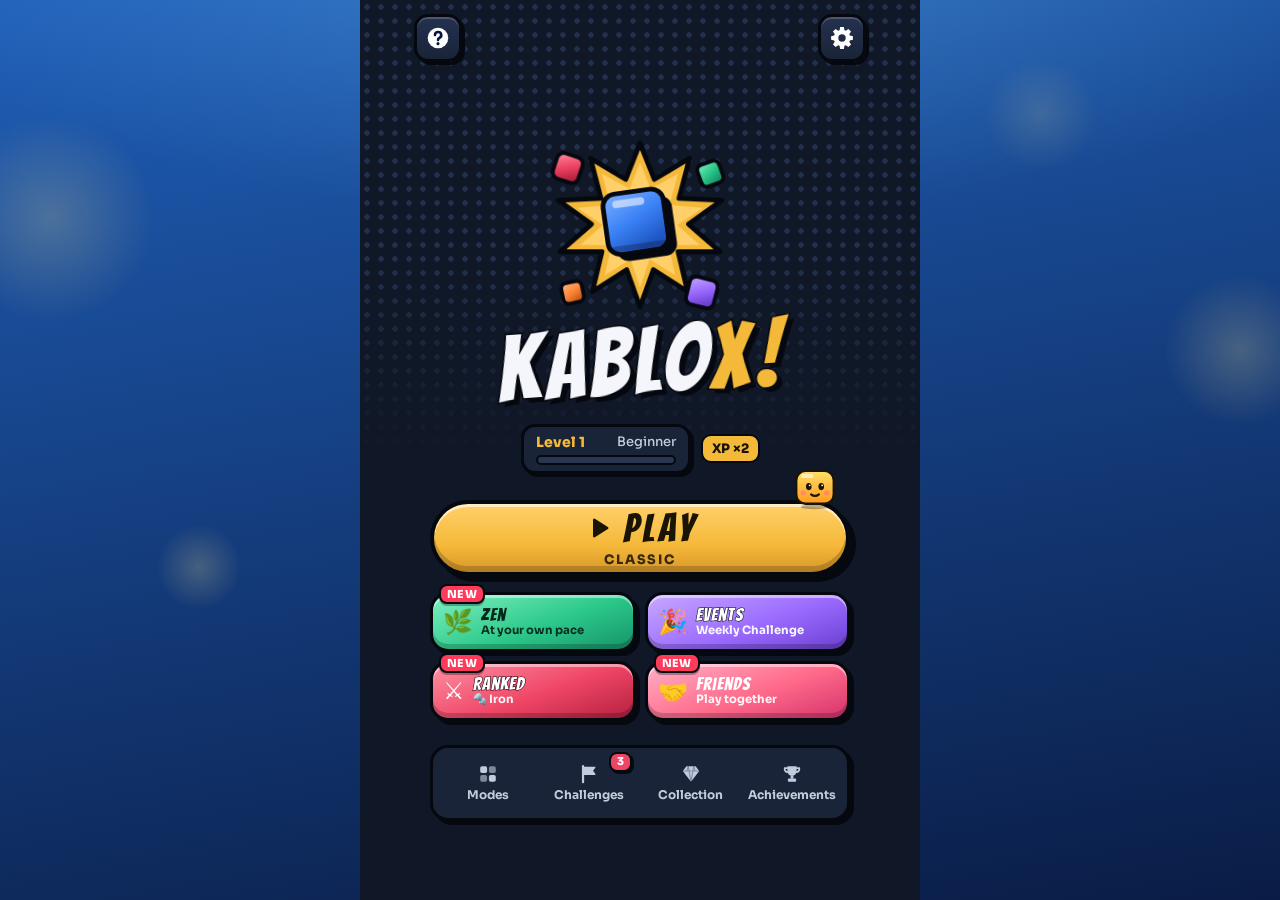
<file: index.html>
<!doctype html>
<html lang="en">
<head>
  <meta charset="utf-8">
  <meta name="viewport" content="width=device-width, initial-scale=1, maximum-scale=1, user-scalable=no, viewport-fit=cover">
  <title>Kablox</title>
  <meta name="description" content="A relaxing block puzzle with no timer that works offline. / Quebra-cabeça de blocos relaxante, sem cronômetro, que funciona offline.">
  <meta name="theme-color" content="#101726">
  <meta name="mobile-web-app-capable" content="yes">
  <meta name="apple-mobile-web-app-capable" content="yes">
  <meta name="apple-mobile-web-app-status-bar-style" content="black-translucent">
  <meta name="apple-mobile-web-app-title" content="Kablox">
  <meta name="format-detection" content="telephone=no">
  <!-- segurança: só arquivos do próprio site; nenhum script ou conexão externa -->
  <meta name="referrer" content="no-referrer">
  <meta http-equiv="Content-Security-Policy" content="default-src 'self'; font-src 'self'; script-src 'self'; style-src 'self'; img-src 'self' data: blob:; connect-src 'self'; manifest-src 'self'; worker-src 'self'; media-src 'none'; object-src 'none'; base-uri 'none'; form-action 'none'">
  <link rel="manifest" href="manifest.webmanifest">
  <link rel="icon" type="image/png" href="icons/icon-192.png">
  <link rel="apple-touch-icon" href="icons/apple-touch-icon.png">
  <link rel="preload" href="fonts/bangers.woff2" as="font" type="font/woff2" crossorigin>
  <link rel="preload" href="fonts/sora.woff2" as="font" type="font/woff2" crossorigin>
  <link rel="stylesheet" href="css/style.css">
</head>
<body class="anim-full">
  <div class="bg-layer" id="bg-a"></div>
  <div class="bg-layer" id="bg-b"></div>
  <div id="event-layer" aria-hidden="true" hidden><i class="moon"></i><i class="bat b1">🦇</i><i class="bat b2">🦇</i><i class="bat b3">🦇</i></div>

  <svg width="0" height="0" class="svg-defs" aria-hidden="true">
    <symbol id="i-grid" viewBox="0 0 24 24"><rect x="3.5" y="3.5" width="7.5" height="7.5" rx="2" fill="currentColor"/><rect x="13" y="3.5" width="7.5" height="7.5" rx="2" fill="currentColor" opacity=".6"/><rect x="3.5" y="13" width="7.5" height="7.5" rx="2" fill="currentColor" opacity=".6"/><rect x="13" y="13" width="7.5" height="7.5" rx="2" fill="currentColor"/></symbol>
    <symbol id="i-flag" viewBox="0 0 24 24"><path d="M5.5 21V3.5" stroke="currentColor" stroke-width="2.4" stroke-linecap="round"/><path d="M6.5 4h11.8a.8.8 0 0 1 .6 1.3L16.4 8.5l2.5 3.2a.8.8 0 0 1-.6 1.3H6.5z" fill="currentColor"/></symbol>
    <symbol id="i-leaf" viewBox="0 0 24 24"><path d="M5 19C5 10 11 5 20 4c-1 9-6 15-15 15zM5 19l7-7" stroke="currentColor" stroke-width="2.2" fill="none" stroke-linecap="round"/></symbol>
    <symbol id="i-gem" viewBox="0 0 24 24"><path d="M7 3.5h10l4 5.2L12 20.5 3 8.7z" fill="currentColor"/><path d="M3 8.7h18M9 3.5l3 17M15 3.5l-3 17M9 3.5 7.6 8.7M15 3.5l1.4 5.2" stroke="#0b1240" stroke-opacity=".35" stroke-width="1.2" fill="none" stroke-linejoin="round"/></symbol>
    <symbol id="i-trophy" viewBox="0 0 24 24"><path d="M7 3.5h10v5.5a5 5 0 0 1-10 0z" fill="currentColor"/><path d="M7 5.5H4.2a3.3 3.3 0 0 0 3.3 4.4M17 5.5h2.8a3.3 3.3 0 0 1-3.3 4.4" stroke="currentColor" stroke-width="2" fill="none" stroke-linecap="round"/><path d="M10.5 13.5h3v3.5h-3z" fill="currentColor"/><rect x="7.5" y="17" width="9" height="3.5" rx="1.2" fill="currentColor"/></symbol>
    <symbol id="i-help" viewBox="0 0 24 24"><circle cx="12" cy="12" r="9.5" fill="currentColor"/><path d="M9.2 9.3a2.9 2.9 0 1 1 4 2.7c-.9.4-1.2 1-1.2 1.9" stroke="#0b1240" stroke-width="2.4" fill="none" stroke-linecap="round"/><circle cx="12" cy="17.2" r="1.4" fill="#0b1240"/></symbol>
    <symbol id="i-gear" viewBox="0 0 24 24"><path fill-rule="evenodd" d="M19.26 9.75 L22.05 10.27 L22.05 13.73 L19.26 14.25 L18.72 15.55 L20.33 17.89 L17.89 20.33 L15.55 18.72 L14.25 19.26 L13.73 22.05 L10.27 22.05 L9.75 19.26 L8.45 18.72 L6.11 20.33 L3.67 17.89 L5.28 15.55 L4.74 14.25 L1.95 13.73 L1.95 10.27 L4.74 9.75 L5.28 8.45 L3.67 6.11 L6.11 3.67 L8.45 5.28 L9.75 4.74 L10.27 1.95 L13.73 1.95 L14.25 4.74 L15.55 5.28 L17.89 3.67 L20.33 6.11 L18.72 8.45 Z M12 8.6a3.4 3.4 0 1 0 0 6.8a3.4 3.4 0 1 0 0-6.8Z" fill="currentColor"/></symbol>
    <symbol id="i-crown" viewBox="0 0 24 24"><path d="M3 8l4.5 3.5L12 5l4.5 6.5L21 8l-2 10H5L3 8z" fill="currentColor"/></symbol>
    <symbol id="i-cal" viewBox="0 0 24 24"><rect x="4" y="5" width="16" height="15" rx="2" stroke="currentColor" stroke-width="2" fill="none"/><path d="M4 10h16M9 3v4M15 3v4" stroke="currentColor" stroke-width="2" stroke-linecap="round"/></symbol>
    <symbol id="i-undo" viewBox="0 0 24 24"><path d="M9.5 5.5L4.5 10l5 4.5" stroke="currentColor" stroke-width="2.6" fill="none" stroke-linecap="round" stroke-linejoin="round"/><path d="M5 10h9.5a5 5 0 0 1 0 10H10" stroke="currentColor" stroke-width="2.6" fill="none" stroke-linecap="round"/></symbol>
    <symbol id="i-back" viewBox="0 0 24 24"><path d="M14.5 5l-7 7 7 7" stroke="currentColor" stroke-width="3" fill="none" stroke-linecap="round" stroke-linejoin="round"/></symbol>
    <symbol id="i-menu" viewBox="0 0 24 24"><rect x="6" y="5" width="4.2" height="14" rx="1.6" fill="currentColor"/><rect x="13.8" y="5" width="4.2" height="14" rx="1.6" fill="currentColor"/></symbol>
    <symbol id="i-lock" viewBox="0 0 24 24"><rect x="5" y="11" width="14" height="10" rx="2" fill="currentColor"/><path d="M8 11V8a4 4 0 0 1 8 0v3" stroke="currentColor" stroke-width="2.2" fill="none"/></symbol>
    <symbol id="i-star" viewBox="0 0 24 24"><path d="M12 3l2.7 5.6 6.1.9-4.4 4.3 1 6.1L12 17l-5.4 2.9 1-6.1L3.2 9.5l6.1-.9z" fill="currentColor"/></symbol>
    <symbol id="i-play" viewBox="0 0 24 24"><path d="M8 5.5v13a1 1 0 0 0 1.5.86l10.4-6.5a1 1 0 0 0 0-1.72L9.5 4.64A1 1 0 0 0 8 5.5z" fill="currentColor"/></symbol>
    <symbol id="logo-emblem" viewBox="0 0 200 200">
  <!-- KABLOX: bloco rachando e explodindo em pedaços (arte original) -->
  <defs>
    <radialGradient id="kBurst" cx="50%" cy="50%" r="50%">
      <stop offset="0" stop-color="#fff6b0"/><stop offset=".45" stop-color="#ffb21e"/><stop offset="1" stop-color="#ff4d2e" stop-opacity="0"/>
    </radialGradient>
    <linearGradient id="kCube" x1="0" y1="0" x2="1" y2="1">
      <stop offset="0" stop-color="#5ff0ff"/><stop offset=".55" stop-color="#2f8bff"/><stop offset="1" stop-color="#3a3bd6"/>
    </linearGradient>
    <linearGradient id="kSide" x1="0" y1="0" x2="0" y2="1">
      <stop offset="0" stop-color="#2238a8"/><stop offset="1" stop-color="#141c66"/>
    </linearGradient>
    <linearGradient id="kM" x1="0" y1="0" x2="1" y2="1"><stop offset="0" stop-color="#ff7ad9"/><stop offset="1" stop-color="#e0217a"/></linearGradient>
    <linearGradient id="kY" x1="0" y1="0" x2="1" y2="1"><stop offset="0" stop-color="#ffe866"/><stop offset="1" stop-color="#ff9f1a"/></linearGradient>
    <linearGradient id="kG" x1="0" y1="0" x2="1" y2="1"><stop offset="0" stop-color="#7dffb0"/><stop offset="1" stop-color="#14c46a"/></linearGradient>
    <linearGradient id="kO" x1="0" y1="0" x2="1" y2="1"><stop offset="0" stop-color="#ffb35c"/><stop offset="1" stop-color="#ff5a1f"/></linearGradient>
  </defs>
  <!-- estouro de luz -->
  <polygon fill="url(#kBurst)" points="100,6 116,62 170,30 138,80 196,100 138,118 170,170 116,138 100,194 84,138 30,170 62,118 4,100 62,80 30,30 84,62"/>
  <!-- rastros -->
  <g stroke-linecap="round" stroke-width="4" opacity=".75">
    <line x1="72" y1="72" x2="44" y2="46" stroke="#ff7ad9"/>
    <line x1="130" y1="70" x2="158" y2="44" stroke="#ffe866"/>
    <line x1="132" y1="132" x2="160" y2="160" stroke="#7dffb0"/>
    <line x1="70" y1="128" x2="42" y2="156" stroke="#ffb35c"/>
  </g>
  <!-- bloco central (com lateral para dar volume) e rachadura -->
  <g transform="rotate(-8 100 100)">
    <rect x="62" y="68" width="76" height="76" rx="12" fill="url(#kSide)"/>
    <rect x="62" y="58" width="76" height="76" rx="12" fill="url(#kCube)" stroke="#0b1240" stroke-width="4"/>
    <rect x="72" y="65" width="40" height="9" rx="4.5" fill="#fff" opacity=".55"/>
    <polyline points="98,58 92,80 106,92 94,108 104,122 99,134" fill="none" stroke="#0b1240" stroke-width="5" stroke-linejoin="round" stroke-linecap="round"/>
    <polyline points="106,92 122,98" fill="none" stroke="#0b1240" stroke-width="4" stroke-linecap="round"/>
  </g>
  <!-- pedaços voando -->
  <g stroke="#0b1240" stroke-width="3.5" stroke-linejoin="round">
    <rect x="22" y="22" width="30" height="30" rx="6" fill="url(#kM)" transform="rotate(-22 37 37)"/>
    <rect x="150" y="22" width="26" height="26" rx="5" fill="url(#kY)" transform="rotate(18 163 35)"/>
    <rect x="150" y="150" width="30" height="30" rx="6" fill="url(#kG)" transform="rotate(14 165 165)"/>
    <rect x="22" y="152" width="24" height="24" rx="5" fill="url(#kO)" transform="rotate(-16 34 164)"/>
  </g>
  <g fill="#fff">
    <path d="M176 92 l3 8 8 3 -8 3 -3 8 -3 -8 -8 -3 8 -3z"/>
    <circle cx="26" cy="104" r="3.5"/>
  </g>
</symbol>
    <symbol id="logo-d" viewBox="0 0 200 200">
  <!-- v1.27 "Premium Quadrinhos": estrela de explosão dourada + bloco azul 3D + pedaços coloridos (arte original) -->
  <defs>
    <linearGradient id="dB" x1="0" y1="0" x2=".5" y2="1"><stop offset="0" stop-color="#7FB2FF"/><stop offset=".55" stop-color="#3B82F6"/><stop offset="1" stop-color="#1E55C2"/></linearGradient>
    <linearGradient id="dR" x1="0" y1="0" x2=".5" y2="1"><stop offset="0" stop-color="#FF8FA3"/><stop offset=".55" stop-color="#EF4565"/><stop offset="1" stop-color="#B5213F"/></linearGradient>
    <linearGradient id="dG" x1="0" y1="0" x2=".5" y2="1"><stop offset="0" stop-color="#7FF0C0"/><stop offset=".55" stop-color="#2CC98A"/><stop offset="1" stop-color="#17936A"/></linearGradient>
    <linearGradient id="dP" x1="0" y1="0" x2=".5" y2="1"><stop offset="0" stop-color="#C7A8FF"/><stop offset=".55" stop-color="#9B6BFF"/><stop offset="1" stop-color="#6B3FD1"/></linearGradient>
    <linearGradient id="dO" x1="0" y1="0" x2=".5" y2="1"><stop offset="0" stop-color="#FFB98A"/><stop offset=".55" stop-color="#FF8A3D"/><stop offset="1" stop-color="#C95A14"/></linearGradient>
  </defs>
  <polygon points="100,14 115,52 152,30 141,72 186,74 151,99 184,128 140,128 150,170 114,147 100,186 86,147 50,170 60,128 16,128 49,99 14,74 59,72 48,30 85,52" fill="#F5B93A" stroke="#05080F" stroke-width="5" stroke-linejoin="round"/>
  <polygon points="100,34 111,62 140,46 131,79 166,82 139,100 163,121 130,121 137,153 110,136 100,166 90,136 63,153 70,121 37,121 61,100 34,82 69,79 60,46 89,62" fill="#FFD06A"/>
  <g transform="rotate(-8 100 100)">
    <rect x="72" y="72" width="64" height="64" rx="13" fill="#05080F"/>
    <rect x="64" y="64" width="64" height="64" rx="13" fill="url(#dB)" stroke="#05080F" stroke-width="5"/>
    <rect x="74" y="71" width="34" height="8" rx="4" fill="#fff" opacity=".55"/>
    <path d="M70 122h52" stroke="#000" stroke-opacity=".25" stroke-width="6" stroke-linecap="round"/>
  </g>
  <g stroke="#05080F" stroke-width="4" stroke-linejoin="round">
    <rect x="10" y="26" width="28" height="28" rx="7" fill="url(#dR)" transform="rotate(18 24 40)"/>
    <rect x="162" y="34" width="24" height="24" rx="6" fill="url(#dG)" transform="rotate(-20 174 46)"/>
    <rect x="150" y="156" width="30" height="30" rx="7" fill="url(#dP)" transform="rotate(14 165 171)"/>
    <rect x="18" y="160" width="22" height="22" rx="6" fill="url(#dO)" transform="rotate(-12 29 171)"/>
  </g>
</symbol>
    <symbol id="i-hammer" viewBox="0 0 24 24"><path d="M13.2 4.2l5.6 5.6-2.6 2.6-1.6-1.6-7.9 7.9a1.9 1.9 0 0 1-2.7-2.7l7.9-7.9-1.3-1.3z" fill="currentColor"/><path d="M12.6 3.6l1.8-1.8 5.8 5.8-1.8 1.8" stroke="currentColor" stroke-width="2.2" fill="none" stroke-linejoin="round"/></symbol>
    <symbol id="i-rotate" viewBox="0 0 24 24"><path d="M19.5 12a7.5 7.5 0 1 1-2.6-5.7" stroke="currentColor" stroke-width="2.8" fill="none" stroke-linecap="round"/><path d="M20.5 3.5v5h-5" stroke="currentColor" stroke-width="2.8" fill="none" stroke-linecap="round" stroke-linejoin="round"/></symbol>
    <symbol id="i-bulb" viewBox="0 0 24 24"><path d="M12 2.5a6.8 6.8 0 0 0-4 12.3c.7.5 1 1.2 1 2v.7h6v-.7c0-.8.3-1.5 1-2A6.8 6.8 0 0 0 12 2.5z" fill="currentColor"/><path d="M9.3 19.6h5.4M10.2 22h3.6" stroke="currentColor" stroke-width="2.2" stroke-linecap="round"/></symbol>
    <symbol id="i-shuffle" viewBox="0 0 24 24"><path d="M3.5 7h3.8c4.5 0 5.4 10 9.9 10h3.3M3.5 17h3.8c1.6 0 2.7-1.3 3.6-3M13.8 10c.9-1.7 2-3 3.4-3h3.3" stroke="currentColor" stroke-width="2.6" fill="none" stroke-linecap="round"/><path d="M18 4l2.8 3-2.8 3M18 14l2.8 3-2.8 3" stroke="currentColor" stroke-width="2.6" fill="none" stroke-linecap="round" stroke-linejoin="round"/></symbol>
    <symbol id="i-check" viewBox="0 0 24 24"><path d="M5 12.5l4.5 4.5L19 7.5" stroke="currentColor" stroke-width="2.8" fill="none" stroke-linecap="round" stroke-linejoin="round"/></symbol>
  </svg>

  <div id="app">
    <!-- TELA INICIAL (v1.14: simples, botões em forma de bloco) -->
    <section id="screen-home" class="screen active scrollable" aria-labelledby="title">
      <div class="home-top">
        <button class="round-btn" data-go="help" aria-label="Ajuda e tutorial" data-i18n-aria><svg width="26" height="26" aria-hidden="true"><use href="#i-help"/></svg></button>
        <button class="round-btn" id="btn-home-settings" aria-label="Configurações" data-i18n-aria><svg width="26" height="26" aria-hidden="true"><use href="#i-gear"/></svg></button>
      </div>
      <div class="home-inner">
        <svg class="emblem" viewBox="0 0 200 200" aria-hidden="true"><use href="#logo-d"/></svg>
        <h1 id="title" class="wordmark" aria-label="Kablox"><span aria-hidden="true">KABLO<b class="x">X</b><b class="bang">!</b></span></h1>
        <p class="tagline" data-i18n>Encaixe. Exploda. Repita.</p>
        <button class="home-best" data-go="records"><svg width="20" height="20" aria-hidden="true"><use href="#i-crown"/></svg> <span data-i18n>Recorde</span> <strong id="home-best">0</strong><span id="home-medal" class="home-medal" hidden></span><svg class="chev" width="14" height="14" aria-hidden="true"><use href="#i-back"/></svg><span class="sr-only" data-i18n>Recordes</span></button>
        <div class="home-meta" id="home-meta">
          <div class="lv-box"><span class="lv-n" id="home-lv">Nível 1</span><span class="lv-t" id="home-title">Iniciante</span><span class="lv-bar"><i id="home-xp"></i></span></div>
          <span class="streak" id="home-streak" hidden>🔥 <b id="home-streak-n">0</b></span>
          <span class="x2" id="home-x2" hidden data-i18n>XP ×2</span>
        </div>
        <button id="btn-play" class="bk bk-yellow bk-big play-btn"><svg width="30" height="30" aria-hidden="true"><use href="#i-play"/></svg><span data-i18n>Jogar</span><small id="play-mode"></small></button>
        <div class="mode-cards"><!-- v1.26 (dono): três modos — Clássico (botão grande), Zen e Eventos -->
          <button class="mode-card-btn zen" id="btn-zen"><span class="mc-ico" aria-hidden="true">🌿</span><span class="mc-txt"><strong data-i18n>Zen</strong><small id="zen-sub" data-i18n>No seu ritmo</small></span></button>
          <button class="mode-card-btn events" id="btn-events" data-go="events"><span class="mc-ico" id="events-ico" aria-hidden="true">🎉</span><span class="mc-txt"><strong data-i18n>Eventos</strong><small id="events-sub"></small></span><em class="tile-badge" id="badge-events" hidden data-i18n>NOVO</em></button>
          <button class="mode-card-btn ranked" id="btn-ranked" hidden><span class="mc-ico" aria-hidden="true">⚔️</span><span class="mc-txt"><strong data-i18n>Ranqueada</strong><small id="ranked-sub" data-i18n>Duelo</small></span></button>
          <button class="mode-card-btn friends" id="btn-friends" hidden><span class="mc-ico" aria-hidden="true">🤝</span><span class="mc-txt"><strong data-i18n>Amigos</strong><small data-i18n>Jogar juntos</small></span></button>
        </div>
        <nav class="home-grid" aria-label="Menu principal" data-i18n-aria>
          <button class="bk bk-blue tile" data-go="modes"><svg aria-hidden="true"><use href="#i-grid"/></svg><span data-i18n>Modos</span></button>
          <button class="bk bk-green tile" data-go="challenges"><svg aria-hidden="true"><use href="#i-flag"/></svg><span data-i18n>Desafios</span><em class="tile-badge" id="badge-missions" aria-hidden="true" hidden></em></button>
          <button class="bk bk-purple tile" data-go="collection"><svg aria-hidden="true"><use href="#i-gem"/></svg><span data-i18n>Coleção</span></button>
          <button class="bk bk-red tile" data-go="stats"><svg aria-hidden="true"><use href="#i-trophy"/></svg><span data-i18n>Conquistas</span></button>
        </nav>
      </div>
    </section>

    <!-- TELAS DE MENU (conteúdo montado por js/menus.js) -->
    <section id="screen-modes" class="screen menu" aria-labelledby="t-modes">
      <header class="menu-head"><button class="icon-btn" data-back aria-label="Voltar" data-i18n-aria><svg width="24" height="24"><use href="#i-back"/></svg></button><h2 id="t-modes" data-i18n>Modos de jogo</h2></header>
      <div class="menu-body scrollable" id="body-modes"></div>
    </section>
    <section id="screen-events" class="screen menu" aria-labelledby="t-ev">
      <header class="menu-head"><button class="icon-btn" data-back aria-label="Voltar" data-i18n-aria><svg width="24" height="24"><use href="#i-back"/></svg></button><h2 id="t-ev" data-i18n>Eventos</h2></header>
      <div class="menu-body scrollable" id="body-events"></div>
    </section>
    <section id="screen-challenges" class="screen menu" aria-labelledby="t-ch">
      <header class="menu-head"><button class="icon-btn" data-back aria-label="Voltar" data-i18n-aria><svg width="24" height="24"><use href="#i-back"/></svg></button><h2 id="t-ch" data-i18n>Desafios</h2></header>
      <div class="menu-body scrollable" id="body-challenges"></div>
    </section>
    <section id="screen-collection" class="screen menu" aria-labelledby="t-col">
      <header class="menu-head"><button class="icon-btn" data-back aria-label="Voltar" data-i18n-aria><svg width="24" height="24"><use href="#i-back"/></svg></button><h2 id="t-col" data-i18n>Coleção</h2></header>
      <div class="menu-body scrollable" id="body-collection"></div>
    </section>
    <section id="screen-stats" class="screen menu" aria-labelledby="t-st">
      <header class="menu-head"><button class="icon-btn" data-back aria-label="Voltar" data-i18n-aria><svg width="24" height="24"><use href="#i-back"/></svg></button><h2 id="t-st" data-i18n>Estatísticas e conquistas</h2></header>
      <div class="menu-body scrollable" id="body-stats"></div>
    </section>
    <section id="screen-records" class="screen menu" aria-labelledby="t-rec">
      <header class="menu-head"><button class="icon-btn" data-back aria-label="Voltar" data-i18n-aria><svg width="24" height="24"><use href="#i-back"/></svg></button><h2 id="t-rec" data-i18n>Recordes</h2></header>
      <div class="menu-body scrollable" id="body-records"></div>
    </section>
    <section id="screen-help" class="screen menu" aria-labelledby="t-help">
      <header class="menu-head"><button class="icon-btn" data-back aria-label="Voltar" data-i18n-aria><svg width="24" height="24"><use href="#i-back"/></svg></button><h2 id="t-help" data-i18n>Ajuda e tutorial</h2></header>
      <div class="menu-body scrollable" id="body-help"></div>
    </section>

    <!-- v1.27 (laboratório): Ranqueada — duelo no mesmo tabuleiro (montada por js/duel.js) -->
    <section id="screen-duel" class="screen menu duel" aria-labelledby="t-duel">
      <header class="menu-head"><button class="icon-btn" id="duel-back" aria-label="Voltar" data-i18n-aria><svg width="24" height="24" aria-hidden="true"><use href="#i-back"/></svg></button><h2 id="t-duel" data-i18n>Ranqueada</h2></header>
      <div class="menu-body scrollable duel-root" id="duel-root"></div>
      <canvas id="duel-drag" class="duel-drag" hidden aria-hidden="true"></canvas>
    </section>

    <!-- PARTIDA -->
    <section id="screen-game" class="screen" aria-label="Partida" data-i18n-aria>
      <header class="hud">
        <button class="icon-btn" id="btn-pause" aria-label="Pausa" data-i18n-aria><svg width="24" height="24" aria-hidden="true"><use href="#i-menu"/></svg></button>
        <div class="best-mini" id="best-mini">
          <svg width="22" height="22" aria-hidden="true"><use id="best-icon" href="#i-crown"/></svg>
          <span class="sr-only" id="best-label">Recorde</span><span id="best">0</span>
        </div>
        <div></div>
        <button class="icon-btn undo-btn" id="btn-undo" aria-label="Desfazer última jogada" hidden><svg width="22" height="22" aria-hidden="true"><use href="#i-undo"/></svg><b id="undo-count">1</b></button>
        <button class="icon-btn" id="btn-settings" aria-label="Configurações" data-i18n-aria><svg width="24" height="24" aria-hidden="true"><use href="#i-gear"/></svg></button>
      </header>
      <div class="score-big"><span class="sr-only" data-i18n>Pontos</span><span id="score">0</span></div>
      <div class="zen-bar" id="zen-bar" hidden>
        <canvas id="zen-garden" aria-label="Seu jardim" data-i18n-aria></canvas>
        <canvas id="zen-art" aria-label="Quadro sendo pintado pelas linhas" data-i18n-aria></canvas>
      </div>
      <div class="goal-bar" id="goal-bar" hidden>
        <span id="goal-text"></span>
        <div class="progress" aria-hidden="true"><div id="goal-progress"></div></div>
        <span id="goal-extra"></span>
      </div>
      <div class="theme-bar">
        <span class="lvl-chip" id="lvl-chip" aria-hidden="true"><b id="lvl-n">1</b><i id="lvl-m">×1</i></span>
        <div class="progress" aria-hidden="true"><div id="lvl-progress"></div></div>
        <span id="lvl-pct" aria-hidden="true" hidden>0%</span>
        <span class="combo-chip" id="combo-chip" hidden aria-hidden="true"><b id="combo-x">×2</b><i></i><i></i><i></i></span>
      </div>
      <div class="sr-only" id="announcer" aria-live="polite" aria-atomic="true"></div>
      <main class="board-wrap" id="board-wrap">
        <div id="board-box">
          <div id="coach" hidden>
            <div class="coach-hand" aria-hidden="true"></div>
            <p id="coach-text"></p>
            <button class="coach-skip" id="coach-skip" data-i18n>Pular tutorial</button>
          </div>
          <canvas id="board" aria-label="Tabuleiro 8 por 8" data-i18n-aria></canvas>
          <div id="fx"></div>
        </div>
      </main>
      <div class="helpers" id="helpers" role="toolbar" aria-label="Ajudas" data-i18n-aria hidden>
        <button class="helper" data-h="hammer" aria-label="Martelo: quebra 1 bloco" data-i18n-aria><span class="h-ico" aria-hidden="true"><svg width="24" height="24"><use href="#i-hammer"/></svg></span><b>0</b></button>
        <button class="helper" data-h="rotate" aria-label="Girar: gira 1 peça" data-i18n-aria><span class="h-ico" aria-hidden="true"><svg width="24" height="24"><use href="#i-rotate"/></svg></span><b>0</b></button>
        <button class="helper" data-h="hint" aria-label="Dica: mostra uma boa jogada" data-i18n-aria><span class="h-ico" aria-hidden="true"><svg width="24" height="24"><use href="#i-bulb"/></svg></span><b>0</b></button>
        <button class="helper zen-only" data-z="swap" aria-label="Trocar peças (à vontade no Zen)" data-i18n-aria hidden><span class="h-ico" aria-hidden="true"><svg width="24" height="24"><use href="#i-shuffle"/></svg></span><b>∞</b></button>
      </div>
      <div class="tray" id="tray" aria-label="Peças disponíveis" data-i18n-aria>
        <div class="slot" data-i="0" tabindex="0" role="button"><canvas></canvas></div>
        <div class="slot" data-i="1" tabindex="0" role="button"><canvas></canvas></div>
        <div class="slot" data-i="2" tabindex="0" role="button"><canvas></canvas></div>
      </div>
    </section>
  </div>

  <div id="theme-flash" aria-hidden="true"></div>
  <canvas id="drag" hidden></canvas>
  <div id="toast" role="status" aria-live="polite"><svg id="toast-icon" width="34" height="34" aria-hidden="true"><use href="#i-trophy"/></svg><strong id="toast-title"></strong><span id="toast-text"></span></div>
  <div id="update-bar" hidden><span data-i18n>Nova versão disponível</span><button class="btn small primary" id="btn-update" data-i18n>Atualizar</button><button class="btn small" id="btn-update-later" data-i18n>Depois</button></div>
  <div id="news-bar" class="float-bar" hidden><span data-i18n>✨ Versão nova!</span><button class="btn small primary" id="btn-news-show" data-i18n>Ver novidades</button><button class="btn small" id="btn-news-later" data-i18n>Agora não</button></div>

  <!-- PAUSA -->
  <div class="overlay" id="ov-pause" hidden>
    <div class="card scrollable" role="dialog" aria-modal="true" aria-labelledby="pause-title">
      <h2 id="pause-title" data-i18n>Pausa</h2>
      <p class="muted" id="pause-mode"></p>
      <div class="stack">
        <button class="btn primary" data-action="resume" data-i18n>Continuar</button>
        <button class="btn" id="btn-restart" data-i18n>Recomeçar</button>
        <button class="btn" data-action="settings" data-i18n>Configurações</button>
        <button class="btn" id="btn-bug-pause" data-i18n>🐞 Achei um bug</button>
        <button class="btn ghost-dark" data-action="home">Sair (a partida fica salva)</button>
      </div>
    </div>
  </div>

  <!-- CONFIGURAÇÕES -->
  <div class="overlay" id="ov-settings" hidden>
    <div class="card scrollable" role="dialog" aria-modal="true" aria-labelledby="settings-title">
      <h2 id="settings-title" data-i18n>Configurações</h2>
      <h3 class="set-sec" data-i18n>🔊 Som</h3>
      <label class="row"><span data-i18n>Efeitos sonoros</span><input type="checkbox" class="switch" id="set-sound" autocomplete="off"></label>
      <label class="vol" for="set-sfx-vol"><span data-i18n>Volume dos efeitos</span><input type="range" id="set-sfx-vol" min="0" max="100" step="5" autocomplete="off"><output id="out-sfx-vol"></output></label>
      <label class="row" id="row-tts" hidden><span><span data-i18n>Voz do apresentador</span><small data-i18n>O locutor grita "Incrível!", "Épico!"</small></span><input type="checkbox" class="switch" id="set-tts" autocomplete="off"></label>
      <label class="row"><span data-i18n>Música</span><input type="checkbox" class="switch" id="set-music" autocomplete="off"></label>
      <label class="vol" for="set-music-vol"><span data-i18n>Volume da música</span><input type="range" id="set-music-vol" min="0" max="100" step="5" autocomplete="off"><output id="out-music-vol"></output></label>
      <h3 class="set-sec" id="sec-vibrate" data-i18n>📳 Vibração</h3>
      <label class="row" id="row-vibrate"><span data-i18n>Vibrar</span><input type="checkbox" class="switch" id="set-vibrate" autocomplete="off"></label>
      <div class="row col" id="row-vibstrength">
        <span id="vibstrength-label" class="sr-only" data-i18n>Força da vibração</span>
        <div class="seg" role="radiogroup" aria-labelledby="vibstrength-label">
          <label><input type="radio" name="vibStrength" value="light" id="set-vib-light" autocomplete="off"><span data-i18n>Leve</span></label>
          <label><input type="radio" name="vibStrength" value="normal" id="set-vib-normal" autocomplete="off"><span data-i18n>Normal</span></label>
          <label><input type="radio" name="vibStrength" value="strong" id="set-vib-strong" autocomplete="off"><span data-i18n>Forte</span></label>
        </div>
        <button class="btn" id="btn-vib-test" data-i18n>📳 Testar vibração</button>
      </div>
      <h3 class="set-sec" data-i18n>✨ Visual</h3>
      <div class="row col">
        <span id="preset-label"><span data-i18n>Efeitos</span><small data-i18n>Leves ou Mínimos deixam o jogo mais leve em celulares simples</small></span>
        <div class="seg" role="radiogroup" aria-labelledby="preset-label">
          <label><input type="radio" name="preset" value="full" id="set-preset-full" autocomplete="off"><span data-i18n>Completos</span></label>
          <label><input type="radio" name="preset" value="light" id="set-preset-light" autocomplete="off"><span data-i18n>Leves</span></label>
          <label><input type="radio" name="preset" value="min" id="set-preset-min" autocomplete="off"><span data-i18n>Mínimos</span></label>
        </div>
      </div>
      <details class="more-opts" id="more-visual">
        <summary data-i18n>Mais opções de visual</summary>
        <div class="row col">
          <span id="anim-label" data-i18n>Animações</span>
          <div class="seg" role="radiogroup" aria-labelledby="anim-label">
            <label><input type="radio" name="anim" value="full" id="set-anim-full" autocomplete="off"><span data-i18n>Completas</span></label>
            <label><input type="radio" name="anim" value="reduced" id="set-anim-reduced" autocomplete="off"><span data-i18n>Reduzidas</span></label>
            <label><input type="radio" name="anim" value="off" id="set-anim-off" autocomplete="off"><span data-i18n>Desligadas</span></label>
          </div>
        </div>
        <div class="row col">
          <span id="fx-label"><span data-i18n>Efeitos especiais</span><small data-i18n>Blocos e visual mudam só em conquistas: tabuleiro limpo, recorde, marcos, jogada épica, combo ×10</small></span>
          <div class="seg" role="radiogroup" aria-labelledby="fx-label">
            <label><input type="radio" name="fx" value="full" id="set-fx-full" autocomplete="off"><span data-i18n>Completos</span></label>
            <label><input type="radio" name="fx" value="reduced" id="set-fx-reduced" autocomplete="off"><span data-i18n>Reduzidos</span></label>
            <label><input type="radio" name="fx" value="off" id="set-fx-off" autocomplete="off"><span data-i18n>Desligados</span></label>
          </div>
        </div>
        <label class="row"><span><span data-i18n>Partículas</span><small data-i18n>Fragmentos, faíscas e confete</small></span><input type="checkbox" class="switch" id="set-particles" autocomplete="off"></label>
        <div class="row col">
          <span id="quality-label" data-i18n>Qualidade gráfica</span>
          <div class="seg" role="radiogroup" aria-labelledby="quality-label">
            <label><input type="radio" name="quality" value="high" id="set-quality-high" autocomplete="off"><span data-i18n>Alta</span></label>
            <label><input type="radio" name="quality" value="medium" id="set-quality-medium" autocomplete="off"><span data-i18n>Média</span></label>
            <label><input type="radio" name="quality" value="low" id="set-quality-low" autocomplete="off"><span data-i18n>Baixa</span></label>
          </div>
        </div>
      </details>
      <h3 class="set-sec" data-i18n>🎮 Jogo</h3>
      <div class="row col">
        <span id="drag-label"><span data-i18n>Sensibilidade do arraste</span><small data-i18n>Quanto a peça anda em relação ao dedo</small></span>
        <div class="seg" role="radiogroup" aria-labelledby="drag-label">
          <label><input type="radio" name="dragSpeed" value="1" id="set-drag-1" autocomplete="off"><span data-i18n>Normal</span></label>
          <label><input type="radio" name="dragSpeed" value="1.3" id="set-drag-13" autocomplete="off"><span data-i18n>Rápida</span></label>
          <label><input type="radio" name="dragSpeed" value="1.6" id="set-drag-16" autocomplete="off"><span data-i18n>Muito rápida</span></label>
        </div>
      </div>
      <label class="row" id="row-kbq" hidden><span><span data-i18n>Kabloquinho</span><small data-i18n>O bloquinho que reage às jogadas</small></span><input type="checkbox" class="switch" id="set-kbq" autocomplete="off"></label>
      <label class="row"><span><span data-i18n>Símbolos nos blocos</span><small data-i18n>Formas além da cor</small></span><input type="checkbox" class="switch" id="set-symbols" autocomplete="off"></label>
      <h3 class="set-sec" data-i18n>💾 Progresso</h3>
      <div class="row col backup-row">
        <span><span class="sr-only" data-i18n>Seu progresso</span><small data-i18n>Vai trocar de celular? Copie o código, mande para você mesmo (WhatsApp, e-mail) e cole no aparelho novo.</small></span>
        <div class="backup-btns">
          <button class="btn" id="btn-backup-copy" data-i18n>📋 Copiar meu progresso</button>
          <button class="btn" id="btn-backup-restore" data-i18n>📥 Restaurar progresso</button>
        </div>
      </div>
      <a class="btn feedback-link" href="opiniao.html" data-i18n>💬 Dar opinião sobre o jogo</a>
      <button class="btn feedback-link" id="btn-bug" data-i18n>🐞 Achei um bug</button>
      <h3 class="set-sec" data-i18n>🌐 Idioma</h3>
      <div class="row col">
        <span id="lang-label" class="sr-only" data-i18n>Idioma</span>
        <div class="seg" role="radiogroup" aria-labelledby="lang-label">
          <label><input type="radio" name="lang" value="en" id="set-lang-en" autocomplete="off"><span lang="en">English</span></label>
          <label><input type="radio" name="lang" value="pt" id="set-lang-pt" autocomplete="off"><span lang="pt-BR">Português</span></label>
        </div>
      </div>
      <button class="btn primary" data-action="close-settings" data-i18n>Fechar</button>
      <p class="version">Kablox <span id="version"></span> · <span data-i18n>seus dados ficam só neste aparelho</span><br><span data-i18n>Voz do locutor: ElevenLabs (elevenlabs.io)</span></p>
    </div>
  </div>

  <!-- RESULTADO / DIÁLOGOS (conteúdo montado pelo jogo) -->
  <div class="overlay" id="ov-over" hidden>
    <div class="card center scrollable" role="dialog" aria-modal="true" aria-labelledby="over-title" id="over-card"></div>
  </div>
  <div class="overlay legend-ov" id="ov-legend" hidden>
    <div class="card center" role="dialog" aria-modal="true" aria-labelledby="legend-title" id="legend-card"></div>
  </div>
  <div class="overlay" id="ov-dialog" hidden>
    <div class="card scrollable" role="dialog" aria-modal="true" aria-labelledby="dialog-title" id="dialog-card"></div>
  </div>

  <script src="js/i18n.js"></script>
  <script src="js/flags.js"></script>
  <script src="js/pieces.js"></script>
  <script src="js/logic.js"></script>
  <script src="js/themes.js"></script>
  <script src="js/skins.js"></script>
  <script src="js/fx.js"></script>
  <script src="js/audio.js"></script>
  <script src="js/progress.js"></script>
  <script src="js/legend.js"></script>
  <script src="js/season.js"></script>
  <script src="js/weekly.js"></script>
  <script src="js/events.js"></script>
  <script src="js/natal.js"></script>
  <script src="js/hype.js"></script>
  <script src="js/mascot.js"></script>
  <script src="js/normal-art.js"></script>
  <script src="js/backup.js"></script>
  <script src="js/news.js"></script>
  <script src="js/ui.js"></script>
  <script src="js/surprise.js"></script>
  <script src="js/app.js"></script>
  <script src="js/menus.js"></script>
  <script src="js/net.js"></script>
  <script src="js/duel.js"></script>
</body>
</html>
</file>
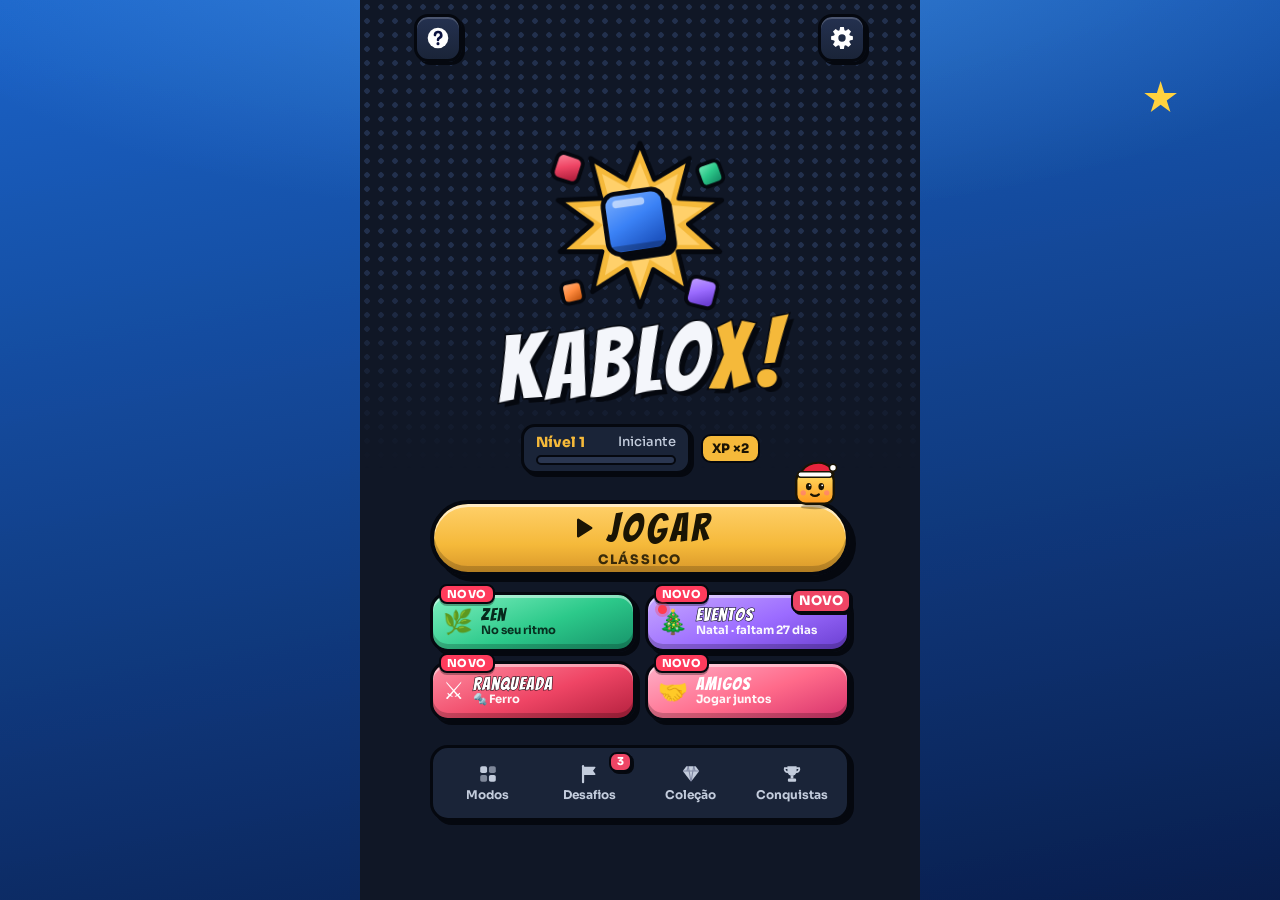
<file: teste-ade876/index.html>
<!doctype html>
<html lang="en">
<head>
  <meta charset="utf-8">
  <meta name="viewport" content="width=device-width, initial-scale=1, maximum-scale=1, user-scalable=no, viewport-fit=cover">
  <title>Kablox TESTE</title>
  <meta name="description" content="A relaxing block puzzle with no timer that works offline. / Quebra-cabeça de blocos relaxante, sem cronômetro, que funciona offline.">
  <meta name="theme-color" content="#101726">
  <meta name="mobile-web-app-capable" content="yes">
  <meta name="apple-mobile-web-app-capable" content="yes">
  <meta name="apple-mobile-web-app-status-bar-style" content="black-translucent">
  <meta name="apple-mobile-web-app-title" content="Kablox">
  <meta name="format-detection" content="telephone=no">
  <!-- segurança: só arquivos do próprio site; nenhum script ou conexão externa -->
  <meta name="referrer" content="no-referrer">
  <meta http-equiv="Content-Security-Policy" content="default-src 'self'; font-src 'self'; script-src 'self'; style-src 'self'; img-src 'self' data: blob:; connect-src 'self'; manifest-src 'self'; worker-src 'self'; media-src 'none'; object-src 'none'; base-uri 'none'; form-action 'none'">
  <link rel="manifest" href="manifest.webmanifest">
  <link rel="icon" type="image/png" href="icons/icon-192.png">
  <link rel="apple-touch-icon" href="icons/apple-touch-icon.png">
  <link rel="preload" href="fonts/bangers.woff2" as="font" type="font/woff2" crossorigin>
  <link rel="preload" href="fonts/sora.woff2" as="font" type="font/woff2" crossorigin>
  <link rel="stylesheet" href="css/style.css">
</head>
<body class="anim-full">
  <div class="bg-layer" id="bg-a"></div>
  <div class="bg-layer" id="bg-b"></div>
  <div id="event-layer" aria-hidden="true" hidden><i class="moon"></i><i class="bat b1">🦇</i><i class="bat b2">🦇</i><i class="bat b3">🦇</i></div>

  <svg width="0" height="0" class="svg-defs" aria-hidden="true">
    <symbol id="i-grid" viewBox="0 0 24 24"><rect x="3.5" y="3.5" width="7.5" height="7.5" rx="2" fill="currentColor"/><rect x="13" y="3.5" width="7.5" height="7.5" rx="2" fill="currentColor" opacity=".6"/><rect x="3.5" y="13" width="7.5" height="7.5" rx="2" fill="currentColor" opacity=".6"/><rect x="13" y="13" width="7.5" height="7.5" rx="2" fill="currentColor"/></symbol>
    <symbol id="i-flag" viewBox="0 0 24 24"><path d="M5.5 21V3.5" stroke="currentColor" stroke-width="2.4" stroke-linecap="round"/><path d="M6.5 4h11.8a.8.8 0 0 1 .6 1.3L16.4 8.5l2.5 3.2a.8.8 0 0 1-.6 1.3H6.5z" fill="currentColor"/></symbol>
    <symbol id="i-leaf" viewBox="0 0 24 24"><path d="M5 19C5 10 11 5 20 4c-1 9-6 15-15 15zM5 19l7-7" stroke="currentColor" stroke-width="2.2" fill="none" stroke-linecap="round"/></symbol>
    <symbol id="i-gem" viewBox="0 0 24 24"><path d="M7 3.5h10l4 5.2L12 20.5 3 8.7z" fill="currentColor"/><path d="M3 8.7h18M9 3.5l3 17M15 3.5l-3 17M9 3.5 7.6 8.7M15 3.5l1.4 5.2" stroke="#0b1240" stroke-opacity=".35" stroke-width="1.2" fill="none" stroke-linejoin="round"/></symbol>
    <symbol id="i-trophy" viewBox="0 0 24 24"><path d="M7 3.5h10v5.5a5 5 0 0 1-10 0z" fill="currentColor"/><path d="M7 5.5H4.2a3.3 3.3 0 0 0 3.3 4.4M17 5.5h2.8a3.3 3.3 0 0 1-3.3 4.4" stroke="currentColor" stroke-width="2" fill="none" stroke-linecap="round"/><path d="M10.5 13.5h3v3.5h-3z" fill="currentColor"/><rect x="7.5" y="17" width="9" height="3.5" rx="1.2" fill="currentColor"/></symbol>
    <symbol id="i-help" viewBox="0 0 24 24"><circle cx="12" cy="12" r="9.5" fill="currentColor"/><path d="M9.2 9.3a2.9 2.9 0 1 1 4 2.7c-.9.4-1.2 1-1.2 1.9" stroke="#0b1240" stroke-width="2.4" fill="none" stroke-linecap="round"/><circle cx="12" cy="17.2" r="1.4" fill="#0b1240"/></symbol>
    <symbol id="i-gear" viewBox="0 0 24 24"><path fill-rule="evenodd" d="M19.26 9.75 L22.05 10.27 L22.05 13.73 L19.26 14.25 L18.72 15.55 L20.33 17.89 L17.89 20.33 L15.55 18.72 L14.25 19.26 L13.73 22.05 L10.27 22.05 L9.75 19.26 L8.45 18.72 L6.11 20.33 L3.67 17.89 L5.28 15.55 L4.74 14.25 L1.95 13.73 L1.95 10.27 L4.74 9.75 L5.28 8.45 L3.67 6.11 L6.11 3.67 L8.45 5.28 L9.75 4.74 L10.27 1.95 L13.73 1.95 L14.25 4.74 L15.55 5.28 L17.89 3.67 L20.33 6.11 L18.72 8.45 Z M12 8.6a3.4 3.4 0 1 0 0 6.8a3.4 3.4 0 1 0 0-6.8Z" fill="currentColor"/></symbol>
    <symbol id="i-crown" viewBox="0 0 24 24"><path d="M3 8l4.5 3.5L12 5l4.5 6.5L21 8l-2 10H5L3 8z" fill="currentColor"/></symbol>
    <symbol id="i-cal" viewBox="0 0 24 24"><rect x="4" y="5" width="16" height="15" rx="2" stroke="currentColor" stroke-width="2" fill="none"/><path d="M4 10h16M9 3v4M15 3v4" stroke="currentColor" stroke-width="2" stroke-linecap="round"/></symbol>
    <symbol id="i-undo" viewBox="0 0 24 24"><path d="M9.5 5.5L4.5 10l5 4.5" stroke="currentColor" stroke-width="2.6" fill="none" stroke-linecap="round" stroke-linejoin="round"/><path d="M5 10h9.5a5 5 0 0 1 0 10H10" stroke="currentColor" stroke-width="2.6" fill="none" stroke-linecap="round"/></symbol>
    <symbol id="i-back" viewBox="0 0 24 24"><path d="M14.5 5l-7 7 7 7" stroke="currentColor" stroke-width="3" fill="none" stroke-linecap="round" stroke-linejoin="round"/></symbol>
    <symbol id="i-menu" viewBox="0 0 24 24"><rect x="6" y="5" width="4.2" height="14" rx="1.6" fill="currentColor"/><rect x="13.8" y="5" width="4.2" height="14" rx="1.6" fill="currentColor"/></symbol>
    <symbol id="i-lock" viewBox="0 0 24 24"><rect x="5" y="11" width="14" height="10" rx="2" fill="currentColor"/><path d="M8 11V8a4 4 0 0 1 8 0v3" stroke="currentColor" stroke-width="2.2" fill="none"/></symbol>
    <symbol id="i-star" viewBox="0 0 24 24"><path d="M12 3l2.7 5.6 6.1.9-4.4 4.3 1 6.1L12 17l-5.4 2.9 1-6.1L3.2 9.5l6.1-.9z" fill="currentColor"/></symbol>
    <symbol id="i-play" viewBox="0 0 24 24"><path d="M8 5.5v13a1 1 0 0 0 1.5.86l10.4-6.5a1 1 0 0 0 0-1.72L9.5 4.64A1 1 0 0 0 8 5.5z" fill="currentColor"/></symbol>
    <symbol id="logo-emblem" viewBox="0 0 200 200">
  <!-- KABLOX: bloco rachando e explodindo em pedaços (arte original) -->
  <defs>
    <radialGradient id="kBurst" cx="50%" cy="50%" r="50%">
      <stop offset="0" stop-color="#fff6b0"/><stop offset=".45" stop-color="#ffb21e"/><stop offset="1" stop-color="#ff4d2e" stop-opacity="0"/>
    </radialGradient>
    <linearGradient id="kCube" x1="0" y1="0" x2="1" y2="1">
      <stop offset="0" stop-color="#5ff0ff"/><stop offset=".55" stop-color="#2f8bff"/><stop offset="1" stop-color="#3a3bd6"/>
    </linearGradient>
    <linearGradient id="kSide" x1="0" y1="0" x2="0" y2="1">
      <stop offset="0" stop-color="#2238a8"/><stop offset="1" stop-color="#141c66"/>
    </linearGradient>
    <linearGradient id="kM" x1="0" y1="0" x2="1" y2="1"><stop offset="0" stop-color="#ff7ad9"/><stop offset="1" stop-color="#e0217a"/></linearGradient>
    <linearGradient id="kY" x1="0" y1="0" x2="1" y2="1"><stop offset="0" stop-color="#ffe866"/><stop offset="1" stop-color="#ff9f1a"/></linearGradient>
    <linearGradient id="kG" x1="0" y1="0" x2="1" y2="1"><stop offset="0" stop-color="#7dffb0"/><stop offset="1" stop-color="#14c46a"/></linearGradient>
    <linearGradient id="kO" x1="0" y1="0" x2="1" y2="1"><stop offset="0" stop-color="#ffb35c"/><stop offset="1" stop-color="#ff5a1f"/></linearGradient>
  </defs>
  <!-- estouro de luz -->
  <polygon fill="url(#kBurst)" points="100,6 116,62 170,30 138,80 196,100 138,118 170,170 116,138 100,194 84,138 30,170 62,118 4,100 62,80 30,30 84,62"/>
  <!-- rastros -->
  <g stroke-linecap="round" stroke-width="4" opacity=".75">
    <line x1="72" y1="72" x2="44" y2="46" stroke="#ff7ad9"/>
    <line x1="130" y1="70" x2="158" y2="44" stroke="#ffe866"/>
    <line x1="132" y1="132" x2="160" y2="160" stroke="#7dffb0"/>
    <line x1="70" y1="128" x2="42" y2="156" stroke="#ffb35c"/>
  </g>
  <!-- bloco central (com lateral para dar volume) e rachadura -->
  <g transform="rotate(-8 100 100)">
    <rect x="62" y="68" width="76" height="76" rx="12" fill="url(#kSide)"/>
    <rect x="62" y="58" width="76" height="76" rx="12" fill="url(#kCube)" stroke="#0b1240" stroke-width="4"/>
    <rect x="72" y="65" width="40" height="9" rx="4.5" fill="#fff" opacity=".55"/>
    <polyline points="98,58 92,80 106,92 94,108 104,122 99,134" fill="none" stroke="#0b1240" stroke-width="5" stroke-linejoin="round" stroke-linecap="round"/>
    <polyline points="106,92 122,98" fill="none" stroke="#0b1240" stroke-width="4" stroke-linecap="round"/>
  </g>
  <!-- pedaços voando -->
  <g stroke="#0b1240" stroke-width="3.5" stroke-linejoin="round">
    <rect x="22" y="22" width="30" height="30" rx="6" fill="url(#kM)" transform="rotate(-22 37 37)"/>
    <rect x="150" y="22" width="26" height="26" rx="5" fill="url(#kY)" transform="rotate(18 163 35)"/>
    <rect x="150" y="150" width="30" height="30" rx="6" fill="url(#kG)" transform="rotate(14 165 165)"/>
    <rect x="22" y="152" width="24" height="24" rx="5" fill="url(#kO)" transform="rotate(-16 34 164)"/>
  </g>
  <g fill="#fff">
    <path d="M176 92 l3 8 8 3 -8 3 -3 8 -3 -8 -8 -3 8 -3z"/>
    <circle cx="26" cy="104" r="3.5"/>
  </g>
</symbol>
    <symbol id="logo-d" viewBox="0 0 200 200">
  <!-- v1.27 "Premium Quadrinhos": estrela de explosão dourada + bloco azul 3D + pedaços coloridos (arte original) -->
  <defs>
    <linearGradient id="dB" x1="0" y1="0" x2=".5" y2="1"><stop offset="0" stop-color="#7FB2FF"/><stop offset=".55" stop-color="#3B82F6"/><stop offset="1" stop-color="#1E55C2"/></linearGradient>
    <linearGradient id="dR" x1="0" y1="0" x2=".5" y2="1"><stop offset="0" stop-color="#FF8FA3"/><stop offset=".55" stop-color="#EF4565"/><stop offset="1" stop-color="#B5213F"/></linearGradient>
    <linearGradient id="dG" x1="0" y1="0" x2=".5" y2="1"><stop offset="0" stop-color="#7FF0C0"/><stop offset=".55" stop-color="#2CC98A"/><stop offset="1" stop-color="#17936A"/></linearGradient>
    <linearGradient id="dP" x1="0" y1="0" x2=".5" y2="1"><stop offset="0" stop-color="#C7A8FF"/><stop offset=".55" stop-color="#9B6BFF"/><stop offset="1" stop-color="#6B3FD1"/></linearGradient>
    <linearGradient id="dO" x1="0" y1="0" x2=".5" y2="1"><stop offset="0" stop-color="#FFB98A"/><stop offset=".55" stop-color="#FF8A3D"/><stop offset="1" stop-color="#C95A14"/></linearGradient>
  </defs>
  <polygon points="100,14 115,52 152,30 141,72 186,74 151,99 184,128 140,128 150,170 114,147 100,186 86,147 50,170 60,128 16,128 49,99 14,74 59,72 48,30 85,52" fill="#F5B93A" stroke="#05080F" stroke-width="5" stroke-linejoin="round"/>
  <polygon points="100,34 111,62 140,46 131,79 166,82 139,100 163,121 130,121 137,153 110,136 100,166 90,136 63,153 70,121 37,121 61,100 34,82 69,79 60,46 89,62" fill="#FFD06A"/>
  <g transform="rotate(-8 100 100)">
    <rect x="72" y="72" width="64" height="64" rx="13" fill="#05080F"/>
    <rect x="64" y="64" width="64" height="64" rx="13" fill="url(#dB)" stroke="#05080F" stroke-width="5"/>
    <rect x="74" y="71" width="34" height="8" rx="4" fill="#fff" opacity=".55"/>
    <path d="M70 122h52" stroke="#000" stroke-opacity=".25" stroke-width="6" stroke-linecap="round"/>
  </g>
  <g stroke="#05080F" stroke-width="4" stroke-linejoin="round">
    <rect x="10" y="26" width="28" height="28" rx="7" fill="url(#dR)" transform="rotate(18 24 40)"/>
    <rect x="162" y="34" width="24" height="24" rx="6" fill="url(#dG)" transform="rotate(-20 174 46)"/>
    <rect x="150" y="156" width="30" height="30" rx="7" fill="url(#dP)" transform="rotate(14 165 171)"/>
    <rect x="18" y="160" width="22" height="22" rx="6" fill="url(#dO)" transform="rotate(-12 29 171)"/>
  </g>
</symbol>
    <symbol id="i-hammer" viewBox="0 0 24 24"><path d="M13.2 4.2l5.6 5.6-2.6 2.6-1.6-1.6-7.9 7.9a1.9 1.9 0 0 1-2.7-2.7l7.9-7.9-1.3-1.3z" fill="currentColor"/><path d="M12.6 3.6l1.8-1.8 5.8 5.8-1.8 1.8" stroke="currentColor" stroke-width="2.2" fill="none" stroke-linejoin="round"/></symbol>
    <symbol id="i-rotate" viewBox="0 0 24 24"><path d="M19.5 12a7.5 7.5 0 1 1-2.6-5.7" stroke="currentColor" stroke-width="2.8" fill="none" stroke-linecap="round"/><path d="M20.5 3.5v5h-5" stroke="currentColor" stroke-width="2.8" fill="none" stroke-linecap="round" stroke-linejoin="round"/></symbol>
    <symbol id="i-bulb" viewBox="0 0 24 24"><path d="M12 2.5a6.8 6.8 0 0 0-4 12.3c.7.5 1 1.2 1 2v.7h6v-.7c0-.8.3-1.5 1-2A6.8 6.8 0 0 0 12 2.5z" fill="currentColor"/><path d="M9.3 19.6h5.4M10.2 22h3.6" stroke="currentColor" stroke-width="2.2" stroke-linecap="round"/></symbol>
    <symbol id="i-shuffle" viewBox="0 0 24 24"><path d="M3.5 7h3.8c4.5 0 5.4 10 9.9 10h3.3M3.5 17h3.8c1.6 0 2.7-1.3 3.6-3M13.8 10c.9-1.7 2-3 3.4-3h3.3" stroke="currentColor" stroke-width="2.6" fill="none" stroke-linecap="round"/><path d="M18 4l2.8 3-2.8 3M18 14l2.8 3-2.8 3" stroke="currentColor" stroke-width="2.6" fill="none" stroke-linecap="round" stroke-linejoin="round"/></symbol>
    <symbol id="i-check" viewBox="0 0 24 24"><path d="M5 12.5l4.5 4.5L19 7.5" stroke="currentColor" stroke-width="2.8" fill="none" stroke-linecap="round" stroke-linejoin="round"/></symbol>
  </svg>

  <div id="app">
    <!-- TELA INICIAL (v1.14: simples, botões em forma de bloco) -->
    <section id="screen-home" class="screen active scrollable" aria-labelledby="title">
      <div class="home-top">
        <button class="round-btn" data-go="help" aria-label="Ajuda e tutorial" data-i18n-aria><svg width="26" height="26" aria-hidden="true"><use href="#i-help"/></svg></button>
        <button class="round-btn" id="btn-home-settings" aria-label="Configurações" data-i18n-aria><svg width="26" height="26" aria-hidden="true"><use href="#i-gear"/></svg></button>
      </div>
      <div class="home-inner">
        <svg class="emblem" viewBox="0 0 200 200" aria-hidden="true"><use href="#logo-d"/></svg>
        <h1 id="title" class="wordmark" aria-label="Kablox"><span aria-hidden="true">KABLO<b class="x">X</b><b class="bang">!</b></span></h1>
        <p class="tagline" data-i18n>Encaixe. Exploda. Repita.</p>
        <button class="home-best" data-go="records"><svg width="20" height="20" aria-hidden="true"><use href="#i-crown"/></svg> <span data-i18n>Recorde</span> <strong id="home-best">0</strong><span id="home-medal" class="home-medal" hidden></span><svg class="chev" width="14" height="14" aria-hidden="true"><use href="#i-back"/></svg><span class="sr-only" data-i18n>Recordes</span></button>
        <div class="home-meta" id="home-meta">
          <div class="lv-box"><span class="lv-n" id="home-lv">Nível 1</span><span class="lv-t" id="home-title">Iniciante</span><span class="lv-bar"><i id="home-xp"></i></span></div>
          <span class="streak" id="home-streak" hidden>🔥 <b id="home-streak-n">0</b></span>
          <span class="x2" id="home-x2" hidden data-i18n>XP ×2</span>
        </div>
        <button id="btn-play" class="bk bk-yellow bk-big play-btn"><svg width="30" height="30" aria-hidden="true"><use href="#i-play"/></svg><span data-i18n>Jogar</span><small id="play-mode"></small></button>
        <div class="mode-cards"><!-- v1.26 (dono): três modos — Clássico (botão grande), Zen e Eventos -->
          <button class="mode-card-btn zen" id="btn-zen"><span class="mc-ico" aria-hidden="true">🌿</span><span class="mc-txt"><strong data-i18n>Zen</strong><small id="zen-sub" data-i18n>No seu ritmo</small></span></button>
          <button class="mode-card-btn events" id="btn-events" data-go="events"><span class="mc-ico" id="events-ico" aria-hidden="true">🎉</span><span class="mc-txt"><strong data-i18n>Eventos</strong><small id="events-sub"></small></span><em class="tile-badge" id="badge-events" hidden data-i18n>NOVO</em></button>
          <button class="mode-card-btn ranked" id="btn-ranked" hidden><span class="mc-ico" aria-hidden="true">⚔️</span><span class="mc-txt"><strong data-i18n>Ranqueada</strong><small id="ranked-sub" data-i18n>Duelo</small></span></button>
          <button class="mode-card-btn friends" id="btn-friends" hidden><span class="mc-ico" aria-hidden="true">🤝</span><span class="mc-txt"><strong data-i18n>Amigos</strong><small data-i18n>Jogar juntos</small></span></button>
        </div>
        <nav class="home-grid" aria-label="Menu principal" data-i18n-aria>
          <button class="bk bk-blue tile" data-go="modes"><svg aria-hidden="true"><use href="#i-grid"/></svg><span data-i18n>Modos</span></button>
          <button class="bk bk-green tile" data-go="challenges"><svg aria-hidden="true"><use href="#i-flag"/></svg><span data-i18n>Desafios</span><em class="tile-badge" id="badge-missions" aria-hidden="true" hidden></em></button>
          <button class="bk bk-purple tile" data-go="collection"><svg aria-hidden="true"><use href="#i-gem"/></svg><span data-i18n>Coleção</span></button>
          <button class="bk bk-red tile" data-go="stats"><svg aria-hidden="true"><use href="#i-trophy"/></svg><span data-i18n>Conquistas</span></button>
        </nav>
      </div>
    </section>

    <!-- TELAS DE MENU (conteúdo montado por js/menus.js) -->
    <section id="screen-modes" class="screen menu" aria-labelledby="t-modes">
      <header class="menu-head"><button class="icon-btn" data-back aria-label="Voltar" data-i18n-aria><svg width="24" height="24"><use href="#i-back"/></svg></button><h2 id="t-modes" data-i18n>Modos de jogo</h2></header>
      <div class="menu-body scrollable" id="body-modes"></div>
    </section>
    <section id="screen-events" class="screen menu" aria-labelledby="t-ev">
      <header class="menu-head"><button class="icon-btn" data-back aria-label="Voltar" data-i18n-aria><svg width="24" height="24"><use href="#i-back"/></svg></button><h2 id="t-ev" data-i18n>Eventos</h2></header>
      <div class="menu-body scrollable" id="body-events"></div>
    </section>
    <section id="screen-challenges" class="screen menu" aria-labelledby="t-ch">
      <header class="menu-head"><button class="icon-btn" data-back aria-label="Voltar" data-i18n-aria><svg width="24" height="24"><use href="#i-back"/></svg></button><h2 id="t-ch" data-i18n>Desafios</h2></header>
      <div class="menu-body scrollable" id="body-challenges"></div>
    </section>
    <section id="screen-collection" class="screen menu" aria-labelledby="t-col">
      <header class="menu-head"><button class="icon-btn" data-back aria-label="Voltar" data-i18n-aria><svg width="24" height="24"><use href="#i-back"/></svg></button><h2 id="t-col" data-i18n>Coleção</h2></header>
      <div class="menu-body scrollable" id="body-collection"></div>
    </section>
    <section id="screen-stats" class="screen menu" aria-labelledby="t-st">
      <header class="menu-head"><button class="icon-btn" data-back aria-label="Voltar" data-i18n-aria><svg width="24" height="24"><use href="#i-back"/></svg></button><h2 id="t-st" data-i18n>Estatísticas e conquistas</h2></header>
      <div class="menu-body scrollable" id="body-stats"></div>
    </section>
    <section id="screen-records" class="screen menu" aria-labelledby="t-rec">
      <header class="menu-head"><button class="icon-btn" data-back aria-label="Voltar" data-i18n-aria><svg width="24" height="24"><use href="#i-back"/></svg></button><h2 id="t-rec" data-i18n>Recordes</h2></header>
      <div class="menu-body scrollable" id="body-records"></div>
    </section>
    <section id="screen-help" class="screen menu" aria-labelledby="t-help">
      <header class="menu-head"><button class="icon-btn" data-back aria-label="Voltar" data-i18n-aria><svg width="24" height="24"><use href="#i-back"/></svg></button><h2 id="t-help" data-i18n>Ajuda e tutorial</h2></header>
      <div class="menu-body scrollable" id="body-help"></div>
    </section>

    <!-- v1.27 (laboratório): Ranqueada — duelo no mesmo tabuleiro (montada por js/duel.js) -->
    <section id="screen-duel" class="screen menu duel" aria-labelledby="t-duel">
      <header class="menu-head"><button class="icon-btn" id="duel-back" aria-label="Voltar" data-i18n-aria><svg width="24" height="24" aria-hidden="true"><use href="#i-back"/></svg></button><h2 id="t-duel" data-i18n>Ranqueada</h2></header>
      <div class="menu-body scrollable duel-root" id="duel-root"></div>
      <canvas id="duel-drag" class="duel-drag" hidden aria-hidden="true"></canvas>
    </section>

    <!-- PARTIDA -->
    <section id="screen-game" class="screen" aria-label="Partida" data-i18n-aria>
      <header class="hud">
        <button class="icon-btn" id="btn-pause" aria-label="Pausa" data-i18n-aria><svg width="24" height="24" aria-hidden="true"><use href="#i-menu"/></svg></button>
        <div class="best-mini" id="best-mini">
          <svg width="22" height="22" aria-hidden="true"><use id="best-icon" href="#i-crown"/></svg>
          <span class="sr-only" id="best-label">Recorde</span><span id="best">0</span>
        </div>
        <div></div>
        <button class="icon-btn undo-btn" id="btn-undo" aria-label="Desfazer última jogada" hidden><svg width="22" height="22" aria-hidden="true"><use href="#i-undo"/></svg><b id="undo-count">1</b></button>
        <button class="icon-btn" id="btn-settings" aria-label="Configurações" data-i18n-aria><svg width="24" height="24" aria-hidden="true"><use href="#i-gear"/></svg></button>
      </header>
      <div class="score-big"><span class="sr-only" data-i18n>Pontos</span><span id="score">0</span></div>
      <div class="zen-bar" id="zen-bar" hidden>
        <canvas id="zen-garden" aria-label="Seu jardim" data-i18n-aria></canvas>
        <canvas id="zen-art" aria-label="Quadro sendo pintado pelas linhas" data-i18n-aria></canvas>
      </div>
      <div class="goal-bar" id="goal-bar" hidden>
        <span id="goal-text"></span>
        <div class="progress" aria-hidden="true"><div id="goal-progress"></div></div>
        <span id="goal-extra"></span>
      </div>
      <div class="theme-bar">
        <span class="lvl-chip" id="lvl-chip" aria-hidden="true"><b id="lvl-n">1</b><i id="lvl-m">×1</i></span>
        <div class="progress" aria-hidden="true"><div id="lvl-progress"></div></div>
        <span id="lvl-pct" aria-hidden="true" hidden>0%</span>
        <span class="combo-chip" id="combo-chip" hidden aria-hidden="true"><b id="combo-x">×2</b><i></i><i></i><i></i></span>
      </div>
      <div class="sr-only" id="announcer" aria-live="polite" aria-atomic="true"></div>
      <main class="board-wrap" id="board-wrap">
        <div id="board-box">
          <div id="coach" hidden>
            <div class="coach-hand" aria-hidden="true"></div>
            <p id="coach-text"></p>
            <button class="coach-skip" id="coach-skip" data-i18n>Pular tutorial</button>
          </div>
          <canvas id="board" aria-label="Tabuleiro 8 por 8" data-i18n-aria></canvas>
          <div id="fx"></div>
        </div>
      </main>
      <div class="helpers" id="helpers" role="toolbar" aria-label="Ajudas" data-i18n-aria hidden>
        <button class="helper" data-h="hammer" aria-label="Martelo: quebra 1 bloco" data-i18n-aria><span class="h-ico" aria-hidden="true"><svg width="24" height="24"><use href="#i-hammer"/></svg></span><b>0</b></button>
        <button class="helper" data-h="rotate" aria-label="Girar: gira 1 peça" data-i18n-aria><span class="h-ico" aria-hidden="true"><svg width="24" height="24"><use href="#i-rotate"/></svg></span><b>0</b></button>
        <button class="helper" data-h="hint" aria-label="Dica: mostra uma boa jogada" data-i18n-aria><span class="h-ico" aria-hidden="true"><svg width="24" height="24"><use href="#i-bulb"/></svg></span><b>0</b></button>
        <button class="helper zen-only" data-z="swap" aria-label="Trocar peças (à vontade no Zen)" data-i18n-aria hidden><span class="h-ico" aria-hidden="true"><svg width="24" height="24"><use href="#i-shuffle"/></svg></span><b>∞</b></button>
      </div>
      <div class="tray" id="tray" aria-label="Peças disponíveis" data-i18n-aria>
        <div class="slot" data-i="0" tabindex="0" role="button"><canvas></canvas></div>
        <div class="slot" data-i="1" tabindex="0" role="button"><canvas></canvas></div>
        <div class="slot" data-i="2" tabindex="0" role="button"><canvas></canvas></div>
      </div>
    </section>
  </div>

  <div id="theme-flash" aria-hidden="true"></div>
  <canvas id="drag" hidden></canvas>
  <div id="toast" role="status" aria-live="polite"><svg id="toast-icon" width="34" height="34" aria-hidden="true"><use href="#i-trophy"/></svg><strong id="toast-title"></strong><span id="toast-text"></span></div>
  <div id="update-bar" hidden><span data-i18n>Nova versão disponível</span><button class="btn small primary" id="btn-update" data-i18n>Atualizar</button><button class="btn small" id="btn-update-later" data-i18n>Depois</button></div>
  <div id="news-bar" class="float-bar" hidden><span data-i18n>✨ Versão nova!</span><button class="btn small primary" id="btn-news-show" data-i18n>Ver novidades</button><button class="btn small" id="btn-news-later" data-i18n>Agora não</button></div>

  <!-- PAUSA -->
  <div class="overlay" id="ov-pause" hidden>
    <div class="card scrollable" role="dialog" aria-modal="true" aria-labelledby="pause-title">
      <h2 id="pause-title" data-i18n>Pausa</h2>
      <p class="muted" id="pause-mode"></p>
      <div class="stack">
        <button class="btn primary" data-action="resume" data-i18n>Continuar</button>
        <button class="btn" id="btn-restart" data-i18n>Recomeçar</button>
        <button class="btn" data-action="settings" data-i18n>Configurações</button>
        <button class="btn" id="btn-bug-pause" data-i18n>🐞 Achei um bug</button>
        <button class="btn ghost-dark" data-action="home">Sair (a partida fica salva)</button>
      </div>
    </div>
  </div>

  <!-- CONFIGURAÇÕES -->
  <div class="overlay" id="ov-settings" hidden>
    <div class="card scrollable" role="dialog" aria-modal="true" aria-labelledby="settings-title">
      <h2 id="settings-title" data-i18n>Configurações</h2>
      <h3 class="set-sec" data-i18n>🔊 Som</h3>
      <label class="row"><span data-i18n>Efeitos sonoros</span><input type="checkbox" class="switch" id="set-sound" autocomplete="off"></label>
      <label class="vol" for="set-sfx-vol"><span data-i18n>Volume dos efeitos</span><input type="range" id="set-sfx-vol" min="0" max="100" step="5" autocomplete="off"><output id="out-sfx-vol"></output></label>
      <label class="row" id="row-tts" hidden><span><span data-i18n>Voz do apresentador</span><small data-i18n>O locutor grita "Incrível!", "Épico!"</small></span><input type="checkbox" class="switch" id="set-tts" autocomplete="off"></label>
      <label class="row"><span data-i18n>Música</span><input type="checkbox" class="switch" id="set-music" autocomplete="off"></label>
      <label class="vol" for="set-music-vol"><span data-i18n>Volume da música</span><input type="range" id="set-music-vol" min="0" max="100" step="5" autocomplete="off"><output id="out-music-vol"></output></label>
      <h3 class="set-sec" id="sec-vibrate" data-i18n>📳 Vibração</h3>
      <label class="row" id="row-vibrate"><span data-i18n>Vibrar</span><input type="checkbox" class="switch" id="set-vibrate" autocomplete="off"></label>
      <div class="row col" id="row-vibstrength">
        <span id="vibstrength-label" class="sr-only" data-i18n>Força da vibração</span>
        <div class="seg" role="radiogroup" aria-labelledby="vibstrength-label">
          <label><input type="radio" name="vibStrength" value="light" id="set-vib-light" autocomplete="off"><span data-i18n>Leve</span></label>
          <label><input type="radio" name="vibStrength" value="normal" id="set-vib-normal" autocomplete="off"><span data-i18n>Normal</span></label>
          <label><input type="radio" name="vibStrength" value="strong" id="set-vib-strong" autocomplete="off"><span data-i18n>Forte</span></label>
        </div>
        <button class="btn" id="btn-vib-test" data-i18n>📳 Testar vibração</button>
      </div>
      <h3 class="set-sec" data-i18n>✨ Visual</h3>
      <div class="row col">
        <span id="preset-label"><span data-i18n>Efeitos</span><small data-i18n>Leves ou Mínimos deixam o jogo mais leve em celulares simples</small></span>
        <div class="seg" role="radiogroup" aria-labelledby="preset-label">
          <label><input type="radio" name="preset" value="full" id="set-preset-full" autocomplete="off"><span data-i18n>Completos</span></label>
          <label><input type="radio" name="preset" value="light" id="set-preset-light" autocomplete="off"><span data-i18n>Leves</span></label>
          <label><input type="radio" name="preset" value="min" id="set-preset-min" autocomplete="off"><span data-i18n>Mínimos</span></label>
        </div>
      </div>
      <details class="more-opts" id="more-visual">
        <summary data-i18n>Mais opções de visual</summary>
        <div class="row col">
          <span id="anim-label" data-i18n>Animações</span>
          <div class="seg" role="radiogroup" aria-labelledby="anim-label">
            <label><input type="radio" name="anim" value="full" id="set-anim-full" autocomplete="off"><span data-i18n>Completas</span></label>
            <label><input type="radio" name="anim" value="reduced" id="set-anim-reduced" autocomplete="off"><span data-i18n>Reduzidas</span></label>
            <label><input type="radio" name="anim" value="off" id="set-anim-off" autocomplete="off"><span data-i18n>Desligadas</span></label>
          </div>
        </div>
        <div class="row col">
          <span id="fx-label"><span data-i18n>Efeitos especiais</span><small data-i18n>Blocos e visual mudam só em conquistas: tabuleiro limpo, recorde, marcos, jogada épica, combo ×10</small></span>
          <div class="seg" role="radiogroup" aria-labelledby="fx-label">
            <label><input type="radio" name="fx" value="full" id="set-fx-full" autocomplete="off"><span data-i18n>Completos</span></label>
            <label><input type="radio" name="fx" value="reduced" id="set-fx-reduced" autocomplete="off"><span data-i18n>Reduzidos</span></label>
            <label><input type="radio" name="fx" value="off" id="set-fx-off" autocomplete="off"><span data-i18n>Desligados</span></label>
          </div>
        </div>
        <label class="row"><span><span data-i18n>Partículas</span><small data-i18n>Fragmentos, faíscas e confete</small></span><input type="checkbox" class="switch" id="set-particles" autocomplete="off"></label>
        <div class="row col">
          <span id="quality-label" data-i18n>Qualidade gráfica</span>
          <div class="seg" role="radiogroup" aria-labelledby="quality-label">
            <label><input type="radio" name="quality" value="high" id="set-quality-high" autocomplete="off"><span data-i18n>Alta</span></label>
            <label><input type="radio" name="quality" value="medium" id="set-quality-medium" autocomplete="off"><span data-i18n>Média</span></label>
            <label><input type="radio" name="quality" value="low" id="set-quality-low" autocomplete="off"><span data-i18n>Baixa</span></label>
          </div>
        </div>
      </details>
      <h3 class="set-sec" data-i18n>🎮 Jogo</h3>
      <div class="row col">
        <span id="drag-label"><span data-i18n>Sensibilidade do arraste</span><small data-i18n>Quanto a peça anda em relação ao dedo</small></span>
        <div class="seg" role="radiogroup" aria-labelledby="drag-label">
          <label><input type="radio" name="dragSpeed" value="1" id="set-drag-1" autocomplete="off"><span data-i18n>Normal</span></label>
          <label><input type="radio" name="dragSpeed" value="1.3" id="set-drag-13" autocomplete="off"><span data-i18n>Rápida</span></label>
          <label><input type="radio" name="dragSpeed" value="1.6" id="set-drag-16" autocomplete="off"><span data-i18n>Muito rápida</span></label>
        </div>
      </div>
      <label class="row" id="row-kbq" hidden><span><span data-i18n>Kabloquinho</span><small data-i18n>O bloquinho que reage às jogadas</small></span><input type="checkbox" class="switch" id="set-kbq" autocomplete="off"></label>
      <label class="row"><span><span data-i18n>Símbolos nos blocos</span><small data-i18n>Formas além da cor</small></span><input type="checkbox" class="switch" id="set-symbols" autocomplete="off"></label>
      <h3 class="set-sec" data-i18n>💾 Progresso</h3>
      <div class="row col backup-row">
        <span><span class="sr-only" data-i18n>Seu progresso</span><small data-i18n>Vai trocar de celular? Copie o código, mande para você mesmo (WhatsApp, e-mail) e cole no aparelho novo.</small></span>
        <div class="backup-btns">
          <button class="btn" id="btn-backup-copy" data-i18n>📋 Copiar meu progresso</button>
          <button class="btn" id="btn-backup-restore" data-i18n>📥 Restaurar progresso</button>
        </div>
      </div>
      <button class="btn feedback-link" id="btn-bug" data-i18n>🐞 Achei um bug</button>
      <h3 class="set-sec" data-i18n>🌐 Idioma</h3>
      <div class="row col">
        <span id="lang-label" class="sr-only" data-i18n>Idioma</span>
        <div class="seg" role="radiogroup" aria-labelledby="lang-label">
          <label><input type="radio" name="lang" value="en" id="set-lang-en" autocomplete="off"><span lang="en">English</span></label>
          <label><input type="radio" name="lang" value="pt" id="set-lang-pt" autocomplete="off"><span lang="pt-BR">Português</span></label>
        </div>
      </div>
      <button class="btn primary" data-action="close-settings" data-i18n>Fechar</button>
      <p class="version">Kablox <span id="version"></span> · <span data-i18n>seus dados ficam só neste aparelho</span><br><span data-i18n>Voz do locutor: ElevenLabs (elevenlabs.io)</span></p>
    </div>
  </div>

  <!-- RESULTADO / DIÁLOGOS (conteúdo montado pelo jogo) -->
  <div class="overlay" id="ov-over" hidden>
    <div class="card center scrollable" role="dialog" aria-modal="true" aria-labelledby="over-title" id="over-card"></div>
  </div>
  <div class="overlay legend-ov" id="ov-legend" hidden>
    <div class="card center" role="dialog" aria-modal="true" aria-labelledby="legend-title" id="legend-card"></div>
  </div>
  <div class="overlay" id="ov-dialog" hidden>
    <div class="card scrollable" role="dialog" aria-modal="true" aria-labelledby="dialog-title" id="dialog-card"></div>
  </div>

  <script src="js/lab.js"></script>
  <script src="js/i18n.js"></script>
  <script src="js/flags.js"></script>
  <script src="js/pieces.js"></script>
  <script src="js/logic.js"></script>
  <script src="js/themes.js"></script>
  <script src="js/skins.js"></script>
  <script src="js/fx.js"></script>
  <script src="js/audio.js"></script>
  <script src="js/progress.js"></script>
  <script src="js/legend.js"></script>
  <script src="js/season.js"></script>
  <script src="js/weekly.js"></script>
  <script src="js/events.js"></script>
  <script src="js/natal.js"></script>
  <script src="js/hype.js"></script>
  <script src="js/mascot.js"></script>
  <script src="js/normal-art.js"></script>
  <script src="js/backup.js"></script>
  <script src="js/news.js"></script>
  <script src="js/ui.js"></script>
  <script src="js/surprise.js"></script>
  <script src="js/app.js"></script>
  <script src="js/menus.js"></script>
  <script src="js/net.js"></script>
  <script src="js/duel.js"></script>
</body>
</html>
</file>
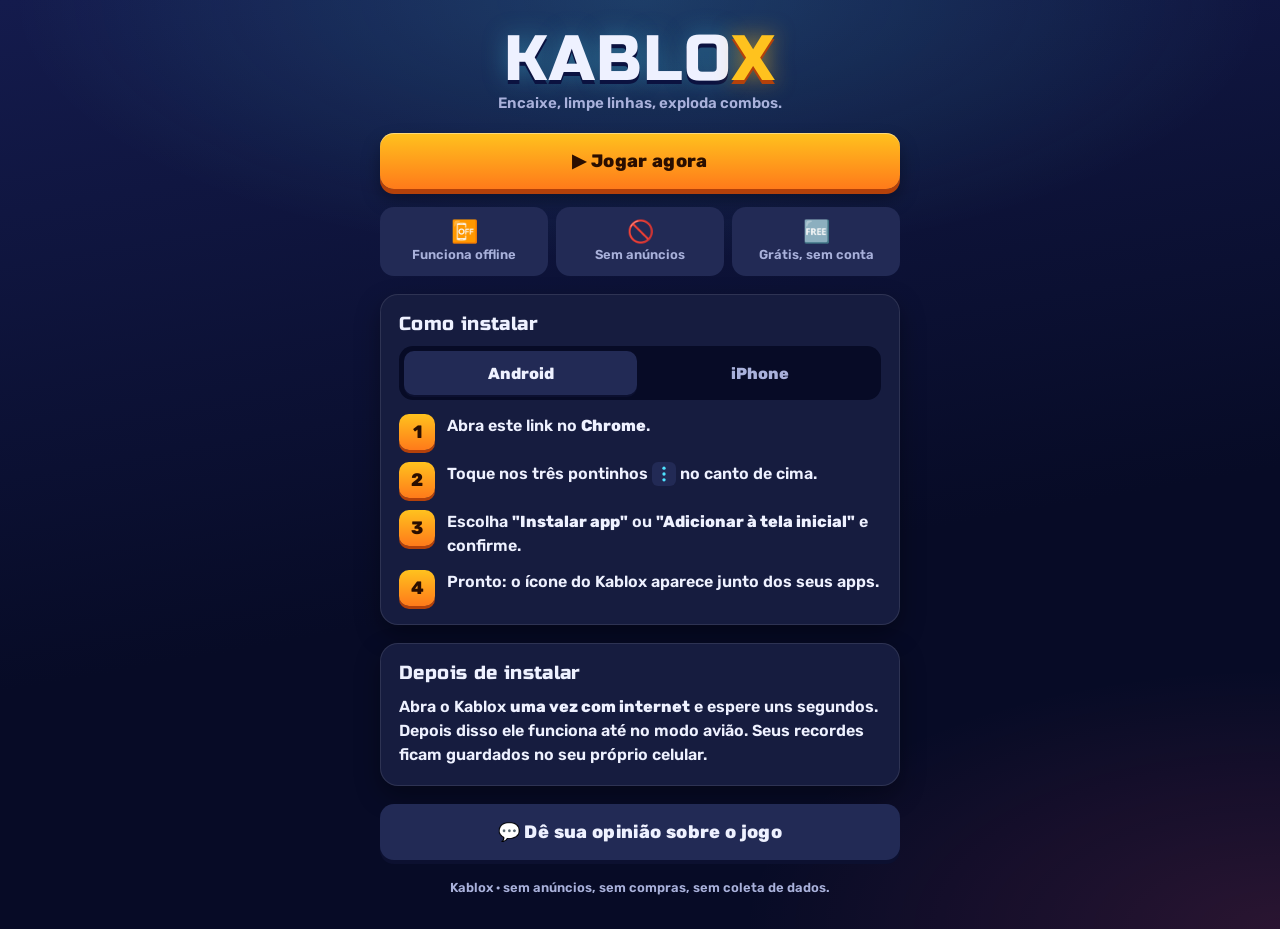
<file: baixar.html>
<!doctype html>
<html lang="pt-BR">
<head>
  <meta charset="utf-8">
  <meta name="viewport" content="width=device-width, initial-scale=1, viewport-fit=cover">
  <meta name="referrer" content="no-referrer">
  <meta http-equiv="Content-Security-Policy" content="default-src 'self'; font-src 'self'; script-src 'self'; style-src 'self'; img-src 'self' data:; connect-src 'self'; manifest-src 'self'; worker-src 'self'; object-src 'none'; base-uri 'none'; form-action 'none'">
  <meta name="theme-color" content="#070b26">
  <meta name="description" content="Kablox: jogo de encaixar blocos. Grátis, sem anúncios, funciona sem internet. Veja como instalar no iPhone e no Android.">
  <title>Como baixar o Kablox</title>
  <link rel="manifest" href="manifest.webmanifest">
  <link rel="icon" href="icons/icon-192.png">
  <link rel="apple-touch-icon" href="icons/apple-touch-icon.png">
  <link rel="stylesheet" href="css/site.css">
</head>
<body>
<main>
  <div>
    <h1 class="wordmark" aria-label="Kablox">KABLO<span class="x">X</span></h1>
    <p class="tag">Encaixe, limpe linhas, exploda combos.</p>
  </div>

  <section class="card warn" id="inapp" hidden>
    <h2>Abra fora do Instagram</h2>
    <p>Dentro do Instagram não dá para instalar. Toque nos <b>três pontinhos</b> no canto de cima e escolha
      <b>"Abrir no navegador"</b> (ou "Abrir no Chrome" / "Abrir no Safari"). Depois siga os passos abaixo.</p>
  </section>

  <section class="card" id="installed" hidden>
    <h2>Você já tem o Kablox 🎉</h2>
    <p>Ele está na sua tela inicial e funciona sem internet.</p>
  </section>

  <a class="btn" href="./">▶ Jogar agora</a>
  <button class="btn alt" id="install" hidden>⬇ Instalar no celular</button>

  <div class="perks">
    <div class="perk"><b>📴</b>Funciona offline</div>
    <div class="perk"><b>🚫</b>Sem anúncios</div>
    <div class="perk"><b>🆓</b>Grátis, sem conta</div>
  </div>

  <section class="card">
    <h2>Como instalar</h2>
    <div class="tabs" role="tablist">
      <button role="tab" id="tab-android" aria-selected="true" aria-controls="p-android">Android</button>
      <button role="tab" id="tab-ios" aria-selected="false" aria-controls="p-ios">iPhone</button>
    </div>

    <div id="p-android" role="tabpanel" aria-labelledby="tab-android">
      <ol class="steps">
        <li><span>Abra este link no <b>Chrome</b>.</span></li>
        <li><span>Toque nos três pontinhos
          <span class="ico" aria-hidden="true"><svg viewBox="0 0 24 24" fill="currentColor"><circle cx="12" cy="5" r="2"/><circle cx="12" cy="12" r="2"/><circle cx="12" cy="19" r="2"/></svg></span>
          no canto de cima.</span></li>
        <li><span>Escolha <b>"Instalar app"</b> ou <b>"Adicionar à tela inicial"</b> e confirme.</span></li>
        <li><span>Pronto: o ícone do Kablox aparece junto dos seus apps.</span></li>
      </ol>
    </div>

    <div id="p-ios" role="tabpanel" aria-labelledby="tab-ios" hidden>
      <ol class="steps">
        <li><span>Abra este link no <b>Safari</b>.</span></li>
        <li><span>Toque em Compartilhar
          <span class="ico" aria-hidden="true"><svg viewBox="0 0 24 24" fill="none" stroke="currentColor" stroke-width="2" stroke-linecap="round" stroke-linejoin="round"><path d="M12 3v12"/><path d="M8 7l4-4 4 4"/><path d="M6 11H5a1 1 0 0 0-1 1v8a1 1 0 0 0 1 1h14a1 1 0 0 0 1-1v-8a1 1 0 0 0-1-1h-1"/></svg></span>
          (o quadrado com a seta, embaixo).</span></li>
        <li><span>Role e toque em <b>"Adicionar à Tela de Início"</b>
          <span class="ico" aria-hidden="true"><svg viewBox="0 0 24 24" fill="none" stroke="currentColor" stroke-width="2" stroke-linecap="round"><rect x="4" y="4" width="16" height="16" rx="4"/><path d="M12 8v8M8 12h8"/></svg></span>
          e depois em <b>Adicionar</b>.</span></li>
        <li><span>Pronto: o Kablox aparece na sua tela inicial.</span></li>
      </ol>
    </div>
  </section>

  <section class="card">
    <h2>Depois de instalar</h2>
    <p>Abra o Kablox <b>uma vez com internet</b> e espere uns segundos. Depois disso ele funciona até no modo avião.
      Seus recordes ficam guardados no seu próprio celular.</p>
  </section>

  <a class="btn ghost" href="opiniao.html">💬 Dê sua opinião sobre o jogo</a>

  <p class="foot">Kablox · sem anúncios, sem compras, sem coleta de dados.</p>
</main>
<script src="js/site.js"></script>
</body>
</html>
</file>
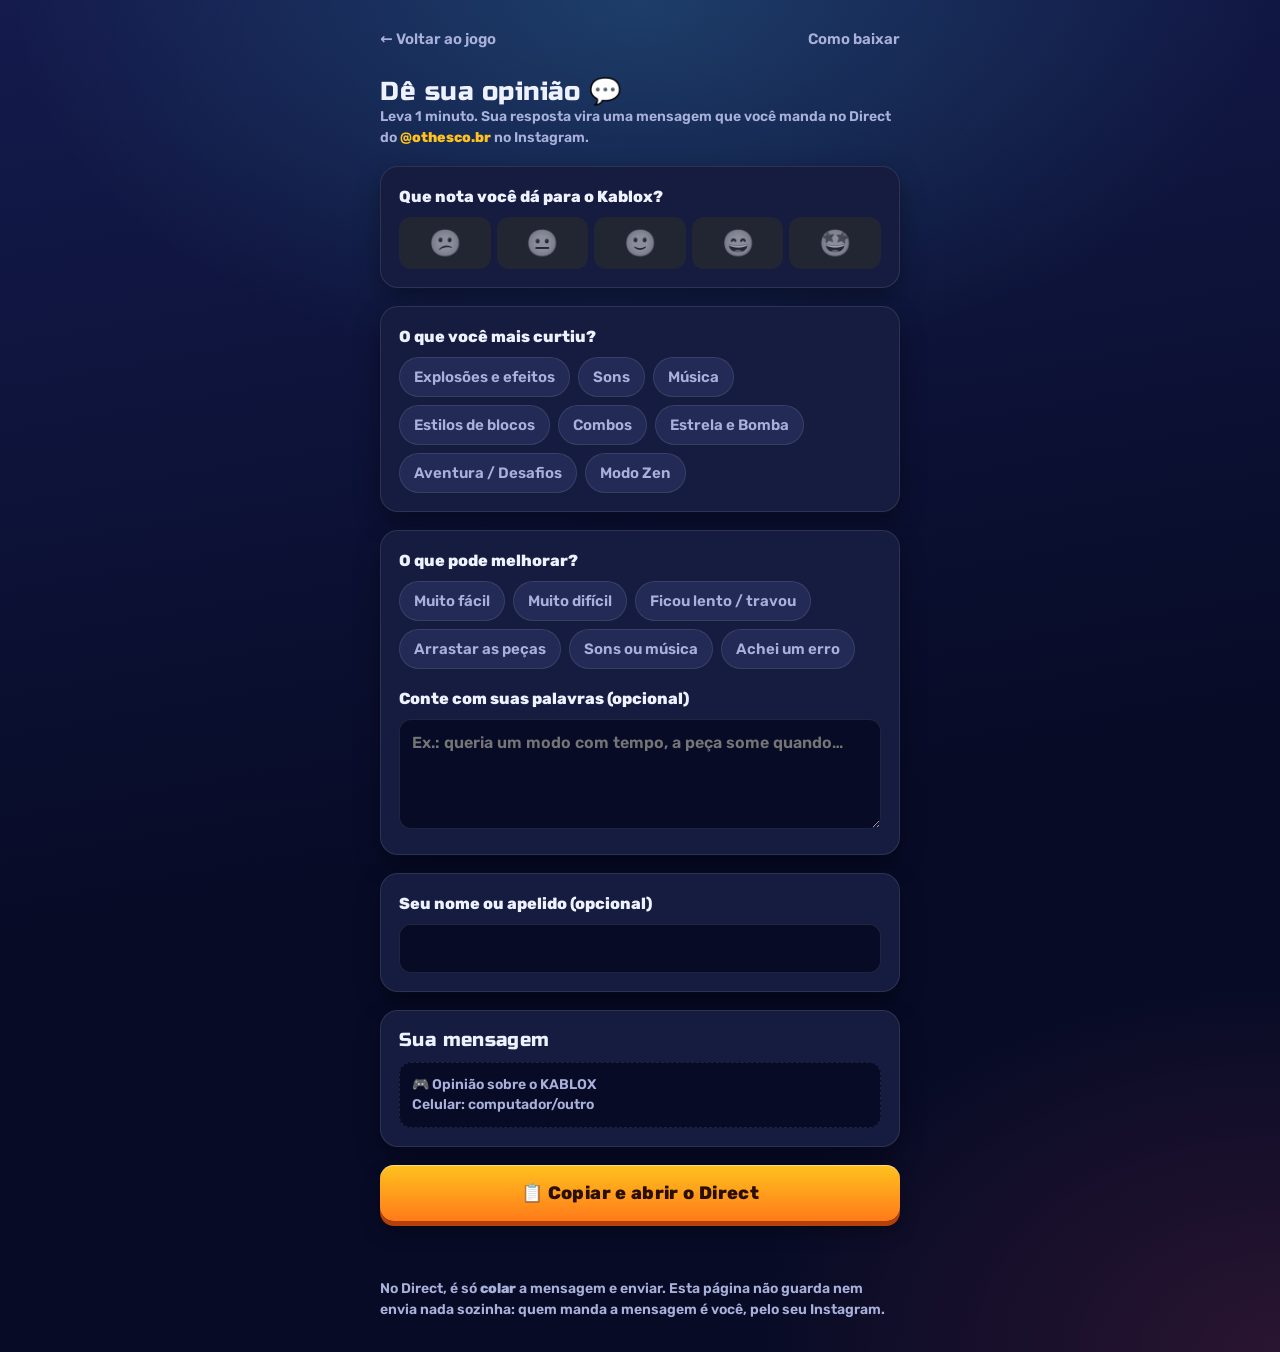
<file: opiniao.html>
<!doctype html>
<html lang="pt-BR">
<head>
  <meta charset="utf-8">
  <meta name="viewport" content="width=device-width, initial-scale=1, viewport-fit=cover">
  <meta name="referrer" content="no-referrer">
  <meta http-equiv="Content-Security-Policy" content="default-src 'self'; font-src 'self'; script-src 'self'; style-src 'self'; img-src 'self' data:; connect-src 'self'; manifest-src 'self'; worker-src 'self'; object-src 'none'; base-uri 'none'; form-action 'none'">
  <meta name="theme-color" content="#070b26">
  <meta name="description" content="Conte o que você achou do Kablox e o que pode melhorar.">
  <title>Opinião sobre o Kablox</title>
  <link rel="icon" href="icons/icon-192.png">
  <link rel="stylesheet" href="css/site.css">
</head>
<body>
<main>
  <div class="top">
    <a class="back" href="./">← Voltar ao jogo</a>
    <a class="back" href="baixar.html">Como baixar</a>
  </div>
  <div>
    <h1>Dê sua opinião 💬</h1>
    <p class="note">Leva 1 minuto. Sua resposta vira uma mensagem que você manda no Direct do
      <b class="handle" id="handle-name">@othesco.br</b> no Instagram.</p>
  </div>

  <section class="card">
    <label class="q" id="q-nota">Que nota você dá para o Kablox?</label>
    <div class="stars" role="group" aria-labelledby="q-nota" id="stars">
      <button type="button" data-v="1" aria-pressed="false" aria-label="1 de 5">😕</button>
      <button type="button" data-v="2" aria-pressed="false" aria-label="2 de 5">😐</button>
      <button type="button" data-v="3" aria-pressed="false" aria-label="3 de 5">🙂</button>
      <button type="button" data-v="4" aria-pressed="false" aria-label="4 de 5">😄</button>
      <button type="button" data-v="5" aria-pressed="false" aria-label="5 de 5">🤩</button>
    </div>
  </section>

  <section class="card">
    <label class="q" id="q-gostou">O que você mais curtiu?</label>
    <div class="chips" role="group" aria-labelledby="q-gostou" id="liked">
      <button type="button" aria-pressed="false">Explosões e efeitos</button>
      <button type="button" aria-pressed="false">Sons</button>
      <button type="button" aria-pressed="false">Música</button>
      <button type="button" aria-pressed="false">Estilos de blocos</button>
      <button type="button" aria-pressed="false">Combos</button>
      <button type="button" aria-pressed="false">Estrela e Bomba</button>
      <button type="button" aria-pressed="false">Aventura / Desafios</button>
      <button type="button" aria-pressed="false">Modo Zen</button>
    </div>
  </section>

  <section class="card">
    <label class="q" id="q-melhorar">O que pode melhorar?</label>
    <div class="chips" role="group" aria-labelledby="q-melhorar" id="improve">
      <button type="button" aria-pressed="false">Muito fácil</button>
      <button type="button" aria-pressed="false">Muito difícil</button>
      <button type="button" aria-pressed="false">Ficou lento / travou</button>
      <button type="button" aria-pressed="false">Arrastar as peças</button>
      <button type="button" aria-pressed="false">Sons ou música</button>
      <button type="button" aria-pressed="false">Achei um erro</button>
    </div>
    <label class="q" for="text">Conte com suas palavras (opcional)</label>
    <textarea id="text" maxlength="800" placeholder="Ex.: queria um modo com tempo, a peça some quando…"></textarea>
  </section>

  <section class="card">
    <label class="q" for="nick">Seu nome ou apelido (opcional)</label>
    <input type="text" id="nick" maxlength="40" autocomplete="nickname">
  </section>

  <section class="card">
    <h2>Sua mensagem</h2>
    <div class="preview" id="preview" aria-live="polite"></div>
  </section>

  <button class="btn" id="send">📋 Copiar e abrir o Direct</button>
  <p class="ok" id="ok" role="status"></p>
  <p class="note">No Direct, é só <b>colar</b> a mensagem e enviar. Esta página não guarda nem envia nada sozinha:
    quem manda a mensagem é você, pelo seu Instagram.</p>
</main>
<script src="js/site.js"></script>
</body>
</html>
</file>
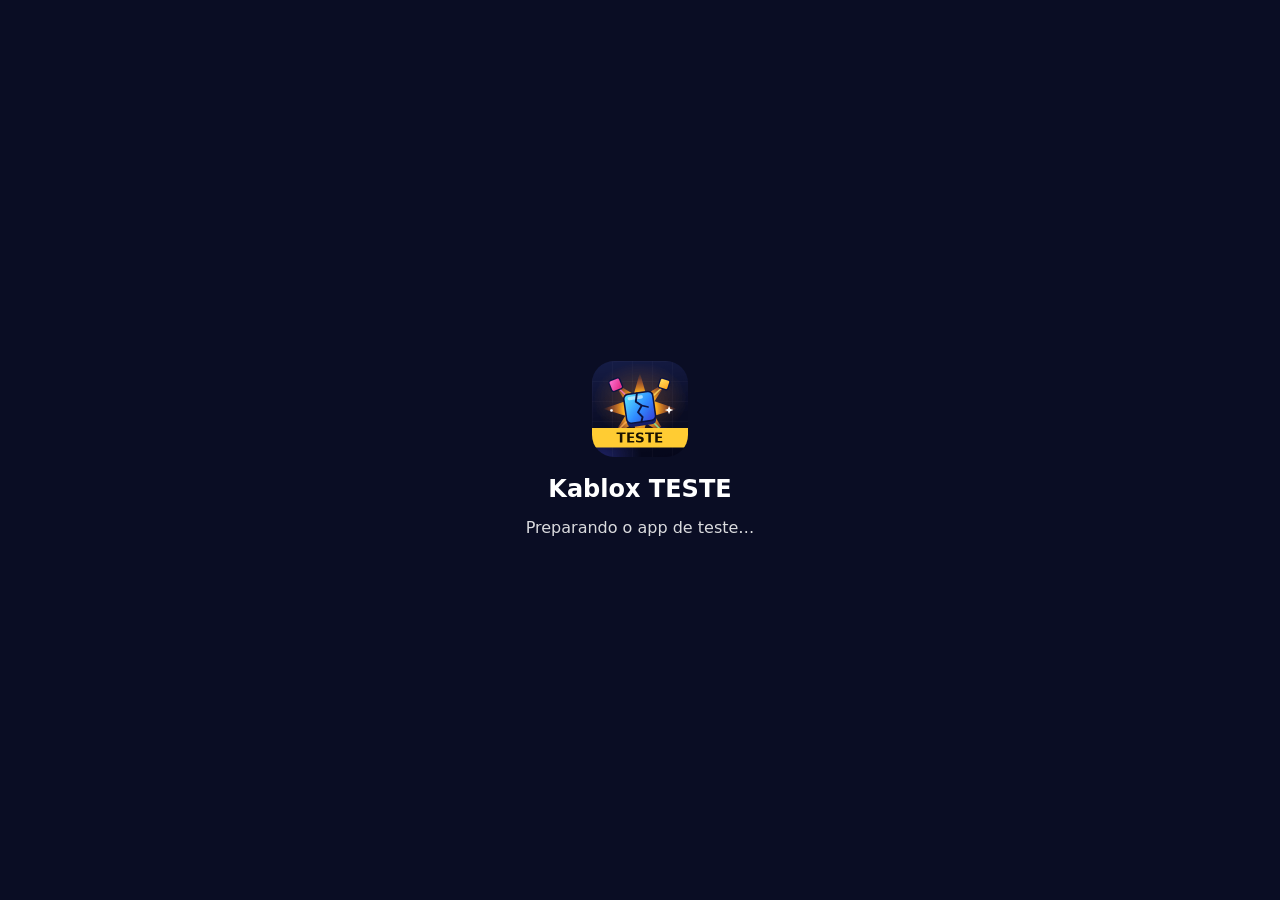
<file: teste-ade876/baixar.html>
<!doctype html>
<html lang="pt-BR">
<head>
  <meta charset="utf-8">
  <meta name="viewport" content="width=device-width, initial-scale=1, viewport-fit=cover">
  <meta http-equiv="Content-Security-Policy" content="default-src 'self'; script-src 'self'; style-src 'self'; img-src 'self'; manifest-src 'self'; worker-src 'self'; base-uri 'none'; form-action 'none'">
  <title>Kablox TESTE</title>
  <meta name="theme-color" content="#0a0d24">
  <meta name="robots" content="noindex">
  <link rel="manifest" href="manifest.webmanifest">
  <link rel="stylesheet" href="css/teste.css">
</head>
<body>
  <main>
    <img src="icons/icon-192.png" alt="" width="96" height="96">
    <h1>Kablox TESTE</h1>
    <p id="msg">Preparando o app de teste…</p>
    <a id="go" href="./" hidden>Abrir o jogo</a>
  </main>
  <script src="js/abrir.js"></script>
</body>
</html>
</file>
<file: css/style.css>
/* Kablox — estilos (mobile-first, vertical) */
:root {
  --bg1: #8fd3f7;
  --bg2: #4b9fe1;
  --accent: #f2c94c;
  --accent-ink: #1a1a14;
  --text: #f6f8f4;
  --muted: rgba(246, 248, 244, .82);
  --panel: rgba(0, 0, 0, .24);
  --panel-edge: rgba(255, 255, 255, .08);
  --card: #fbf9f4;
  --card-text: #1c2722;
  --card-muted: #55615b;
  --font: ui-rounded, "SF Pro Rounded", "Nunito", "Varela Round", system-ui, -apple-system, "Segoe UI", Roboto, sans-serif;
}

* { box-sizing: border-box; -webkit-tap-highlight-color: transparent; }

html, body {
  margin: 0; height: 100%; overflow: hidden;
  overscroll-behavior: none;
  background: #4b9fe1; color: var(--text);
  font-family: var(--font);
  -webkit-user-select: none; user-select: none;
  -webkit-touch-callout: none;
  -webkit-text-size-adjust: 100%;
  touch-action: manipulation;
}
body { position: fixed; inset: 0; }

button { font: inherit; color: inherit; }
[hidden] { display: none !important; }

.bg-layer {
  position: fixed; inset: -2px; opacity: 0;
  transition: opacity 1.1s ease;
  background-size: 100% 100%;
}
.bg-layer.on { opacity: 1; }
body.anim-reduced .bg-layer { transition-duration: .35s; }
body.anim-off .bg-layer { transition: none; }
body.anim-full .bg-layer.aurora { background-size: 220% 220%; animation: auroraShift 16s ease-in-out infinite alternate; }
@keyframes auroraShift { from { background-position: 0% 30%; } to { background-position: 100% 70%; } }

#app { position: relative; height: 100%; max-width: 560px; margin: 0 auto; }

.screen {
  position: absolute; inset: 0; display: none; flex-direction: column;
  padding: calc(env(safe-area-inset-top) + 10px) calc(env(safe-area-inset-right) + 12px)
           calc(env(safe-area-inset-bottom) + 12px) calc(env(safe-area-inset-left) + 12px);
}
.screen.active { display: flex; }

/* ---------- Tela inicial ---------- */
.home-inner {
  margin: auto; width: 100%; max-width: 380px;
  display: flex; flex-direction: column; align-items: center; text-align: center; gap: 6px;
}
#logo { width: 128px; height: 128px; margin-bottom: 6px; filter: drop-shadow(0 10px 18px rgba(0,0,0,.35)); }
body.anim-full #logo { animation: breathe 5s ease-in-out infinite; }
@keyframes breathe { 50% { transform: scale(1.04) rotate(-1.5deg); } }
h1 { font-size: clamp(36px, 11vw, 48px); margin: 0; letter-spacing: -.02em; font-weight: 900; }
.tagline { margin: 0; color: var(--muted); font-size: 18px; }
.home-best { margin: 14px 0 10px; font-size: 16px; color: var(--muted); }
.home-best strong { color: var(--text); font-size: 22px; margin-left: 6px; font-variant-numeric: tabular-nums; }
.home-buttons { display: flex; flex-direction: column; gap: 12px; width: 100%; }
.hint { margin-top: 18px; color: var(--muted); font-size: 14px; line-height: 1.45; max-width: 300px; }

/* ---------- Botões ---------- */
.btn {
  min-height: 52px; padding: 12px 22px; border-radius: 16px; border: 0;
  background: rgba(255,255,255,.14); color: var(--text);
  font-size: 18px; font-weight: 700; cursor: pointer;
  box-shadow: inset 0 0 0 1px rgba(255,255,255,.12);
  transition: transform .12s, filter .12s;
}
.btn:active { transform: scale(.97); }
.btn:focus-visible, .icon-btn:focus-visible { outline: 3px solid var(--accent); outline-offset: 2px; }
.btn.primary { background: var(--accent); color: var(--accent-ink); box-shadow: 0 6px 0 rgba(0,0,0,.25); }
.btn.primary:active { box-shadow: 0 2px 0 rgba(0,0,0,.25); transform: translateY(3px); }
.btn.big { min-height: 64px; font-size: 22px; }
.btn.small { min-height: 44px; font-size: 15px; padding: 8px 16px; }
.btn.ghost { background: transparent; box-shadow: none; color: var(--muted); }
.card .btn { background: #ece8de; color: var(--card-text); box-shadow: none; }
.card .btn.primary { background: var(--accent); color: var(--accent-ink); box-shadow: 0 5px 0 rgba(0,0,0,.18); }
.card .btn.ghost-dark { background: transparent; color: var(--card-muted); box-shadow: inset 0 0 0 1.5px #8f8a7c; }
.card .btn.confirm { background: #c43d3d; color: #fff; }

/* ---------- HUD ---------- */
#screen-game { gap: 8px; touch-action: none; }
.hud { display: grid; grid-template-columns: 48px auto 1fr 48px; align-items: center; gap: 10px; flex: none; }
.best-mini { display: flex; align-items: center; gap: 6px; color: var(--accent); font-weight: 900; font-size: 22px; font-variant-numeric: tabular-nums; }
.best-mini #best { color: var(--accent); }
.score-big {
  text-align: center; font-size: clamp(44px, 13vw, 66px); font-weight: 900; line-height: 1; flex: none;
  font-variant-numeric: tabular-nums; letter-spacing: -.01em; margin-top: -6px;
  text-shadow: 0 3px 0 var(--score-shadow, rgba(0,0,0,.28)), 0 0 24px var(--score-shadow, rgba(0,0,0,.25));
}
.score-big #score { display: inline-block; }
#score.bump { animation: bump .3s ease-out; }
.icon-btn {
  width: 48px; height: 48px; border-radius: 14px; border: 0; cursor: pointer;
  background: var(--panel); color: var(--text); display: grid; place-items: center;
  box-shadow: inset 0 0 0 1px var(--panel-edge);
}
.icon-btn:active { transform: scale(.94); }
.stat { display: flex; flex-direction: column; align-items: center; line-height: 1.05; }
.stat .label { font-size: 13px; letter-spacing: .1em; text-transform: uppercase; color: var(--muted); font-weight: 700; }
.stat .value { font-size: clamp(26px, 8vw, 36px); font-weight: 900; font-variant-numeric: tabular-nums; }
.stat .value.small { font-size: clamp(20px, 6vw, 26px); color: var(--muted); }
.stat .value.bump { animation: bump .3s ease-out; }
@keyframes bump { 40% { transform: scale(1.15); } }

.theme-bar { display: flex; align-items: center; gap: 10px; font-size: 14px; font-weight: 700; color: var(--muted); flex: none; padding: 0 4px; }
.theme-bar #theme-name { color: var(--text); }
.progress { flex: 1; min-width: 32px; height: 7px; border-radius: 4px; background: rgba(255,255,255,.14); overflow: hidden; }
#theme-progress { height: 100%; width: 0; background: var(--accent); border-radius: 4px; transition: width .5s ease; }
#theme-next { font-variant-numeric: tabular-nums; font-size: 13px; white-space: nowrap; }

/* combo: multiplicador + bolinhas (peças que ainda restam para manter a sequência) */
.combo-chip {
  display: inline-flex; align-items: center; gap: 4px; padding: 3px 9px 3px 8px; border-radius: 999px;
  background: rgba(0,0,0,.3); box-shadow: inset 0 0 0 1.5px var(--accent); color: var(--text); flex: none;
}
.combo-chip b { font-size: 14px; font-weight: 900; margin-right: 2px; font-variant-numeric: tabular-nums; }
.combo-chip i { width: 7px; height: 7px; border-radius: 50%; background: rgba(255,255,255,.22); }
.combo-chip i.on { background: var(--accent); }
.combo-chip.hot b { color: var(--accent); }
body.anim-full .combo-chip.hot { animation: bump .35s ease-out; }
@media (max-width: 360px) { #theme-next:has(+ .combo-chip:not([hidden])) { display: none; } }

.sr-only { position: absolute; width: 1px; height: 1px; overflow: hidden; clip: rect(0 0 0 0); white-space: nowrap; }

/* ---------- Tabuleiro ---------- */
.board-wrap { flex: 1; min-height: 0; position: relative; }
#board-box { position: absolute; left: 50%; top: 50%; transform: translate(-50%, -50%); }
#board { display: block; border-radius: 18px; box-shadow: 0 14px 34px rgba(0,0,0,.38), 0 0 0 2px rgba(255,255,255,.16); } /* v1.24: borda do tabuleiro sempre visível */
#fx { position: absolute; inset: 0; pointer-events: none; overflow: visible; }
#board-box.shake { animation: boardShake .32s ease-out; }
#board-box.shake-big { animation: boardShake .55s ease-out; }
@keyframes boardShake {
  0% { transform: translate(-50%, -50%); } 15% { transform: translate(calc(-50% - 5px), calc(-50% + 3px)); }
  35% { transform: translate(calc(-50% + 5px), calc(-50% - 3px)); } 55% { transform: translate(calc(-50% - 3px), calc(-50% + 2px)); }
  75% { transform: translate(calc(-50% + 2px), -50%); } 100% { transform: translate(-50%, -50%); }
}

/* dica da primeira partida */
#coach {
  position: absolute; left: 50%; top: 3%; transform: translateX(-50%); z-index: 5; pointer-events: none;
  display: flex; flex-direction: column; align-items: center; gap: 10px; width: 86%;
}
#coach p {
  margin: 0; background: rgba(8,12,18,.86); color: #fff; padding: 10px 16px; border-radius: 14px;
  font-size: 16px; font-weight: 700; text-align: center; line-height: 1.35; box-shadow: inset 0 0 0 1.5px var(--accent);
}
.coach-hand {
  width: 44px; height: 44px; border-radius: 50%; background: rgba(255,255,255,.9);
  box-shadow: 0 0 0 8px rgba(255,255,255,.25), 0 6px 14px rgba(0,0,0,.35);
}
body.anim-full .coach-hand { animation: coachDrag 2.2s ease-in-out infinite; }
@keyframes coachDrag {
  0% { transform: translateY(150px) scale(.8); opacity: 0; } 15% { opacity: 1; transform: translateY(150px) scale(1); }
  70% { transform: translateY(-40px) scale(1); opacity: 1; } 85%, 100% { transform: translateY(-40px) scale(.7); opacity: 0; }
}
body:not(.anim-full) .coach-hand { display: none; }
.coach-hand { display: none !important; }
.coach-skip {
  pointer-events: auto; border: 0; border-radius: 999px; padding: 8px 16px; min-height: 40px;
  background: rgba(8,12,18,.7); color: #fff; font: inherit; font-size: 14px; font-weight: 700; cursor: pointer;
}

.popup {
  position: absolute; transform: translate(-50%, -50%);
  font-weight: 900; font-size: clamp(22px, 7vw, 32px); color: #fff; white-space: nowrap;
  text-shadow: 0 2px 0 rgba(0,0,0,.4), 0 0 14px rgba(0,0,0,.45);
  pointer-events: none; animation: floatUp 1.15s ease-out forwards;
}
.popup.combo { color: var(--accent); font-size: clamp(18px, 5.5vw, 24px); }
.popup.big { font-size: clamp(28px, 9vw, 40px); }
.popup.clear { color: var(--accent); font-size: clamp(30px, 10vw, 44px); }
/* elogios e combo grande: letras grossas com contorno e degradê */
.popup.praise, .popup.combo-big {
  font-style: italic; letter-spacing: .01em;
  background: linear-gradient(180deg, #fff 0%, #fff 40%, var(--accent) 100%);
  -webkit-background-clip: text; background-clip: text; color: transparent;
  -webkit-text-stroke: 2px rgba(10, 14, 30, .75); paint-order: stroke fill;
  text-shadow: none; filter: drop-shadow(0 3px 0 rgba(0,0,0,.35)) drop-shadow(0 0 12px rgba(0,0,0,.3));
}
.popup.praise { font-size: clamp(30px, 10vw, 46px); }
.popup.combo-big { font-size: clamp(34px, 11vw, 52px); }
.popup.combo-big b { font-size: 1.35em; }
@keyframes floatUp {
  0% { opacity: 0; transform: translate(-50%, -20%) scale(.6); }
  15% { opacity: 1; transform: translate(-50%, -50%) scale(1.1); }
  70% { opacity: 1; }
  100% { opacity: 0; transform: translate(-50%, -150%) scale(1); }
}
body.anim-reduced .popup, body.anim-off .popup { animation: hold 1.1s linear forwards; }
@keyframes hold { 0%, 85% { opacity: 1; } 100% { opacity: 0; } }

/* ---------- Bandeja de peças ---------- */
.tray { display: grid; grid-template-columns: repeat(3, 1fr); gap: 10px; height: clamp(104px, 29vw, 156px); flex: none; }
.slot {
  position: relative; border-radius: 18px; background: transparent;
  touch-action: none; cursor: grab;
}
.slot canvas { position: absolute; inset: 0; width: 100%; height: 100%; transition: opacity .15s; }
.slot.dragging canvas { opacity: 0; }
.slot.empty { cursor: default; }
.slot.kb-selected { box-shadow: inset 0 0 0 3px var(--accent); }
.slot.unfit canvas { opacity: .32; filter: grayscale(.7); }
.slot.shake { animation: shake .32s; }
@keyframes shake { 20%, 60% { transform: translateX(-6px); } 40%, 80% { transform: translateX(6px); } }
body.anim-full .slot.deal canvas { animation: deal .38s cubic-bezier(.2, 1.4, .4, 1) backwards; }
body.anim-full .slot.deal:nth-child(2) canvas { animation-delay: .06s; }
body.anim-full .slot.deal:nth-child(3) canvas { animation-delay: .12s; }
@keyframes deal { from { transform: translateY(40px) scale(.6); opacity: 0; } }
body.anim-off .slot.shake { animation: none; box-shadow: inset 0 0 0 3px rgba(255,90,90,.8); }

#drag {
  position: fixed; left: 0; top: 0; z-index: 50; pointer-events: none; will-change: transform;
  filter: drop-shadow(0 10px 12px rgba(0,0,0,.4));
}
#drag.invalid { opacity: .55; filter: grayscale(.6) drop-shadow(0 0 6px rgba(255,80,80,.95)); }
#drag.returning { transition: transform .18s ease-in, opacity .18s; opacity: 0; }

/* ---------- Toast / atualização ---------- */
#toast {
  position: fixed; left: 50%; top: calc(env(safe-area-inset-top) + 64px); z-index: 70;
  transform: translate(-50%, -16px); opacity: 0; pointer-events: none;
  background: rgba(10, 14, 22, .88); color: #fff; padding: 12px 20px; border-radius: 18px;
  text-align: center; display: flex; flex-direction: column; gap: 2px; min-width: 220px; max-width: 90vw;
  box-shadow: 0 10px 30px rgba(0,0,0,.35), inset 0 0 0 1.5px var(--accent);
  transition: opacity .35s, transform .35s;
}
#toast.show { opacity: 1; transform: translate(-50%, 0); }
#toast strong { color: var(--accent); font-size: 17px; }
#toast span { font-size: 14px; opacity: .9; }
body.anim-off #toast { transition: none; }
/* v1.25: na partida o aviso fica compacto, numa linha só, e nunca entra no tabuleiro */
#toast.ingame { padding: 7px 14px; border-radius: 14px; min-width: 0; max-width: min(92vw, 420px); }
#toast.ingame strong { font-size: 15px; }
#toast.ingame span { font-size: 12.5px; }
#toast.ingame span:empty { display: none; }

#update-bar {
  position: fixed; left: 50%; bottom: calc(env(safe-area-inset-bottom) + 12px); transform: translateX(-50%);
  z-index: 80; display: flex; gap: 12px; align-items: center; padding: 8px 8px 8px 16px;
  background: rgba(10,14,22,.92); border-radius: 16px; color: #fff; font-weight: 700; font-size: 15px;
}

/* ---------- Janelas ---------- */
.overlay {
  position: fixed; inset: 0; z-index: 60; display: flex; align-items: center; justify-content: center;
  padding: calc(env(safe-area-inset-top) + 16px) 16px calc(env(safe-area-inset-bottom) + 16px);
  background: rgba(4, 8, 12, .58);
  -webkit-backdrop-filter: blur(6px); backdrop-filter: blur(6px);
}
body.anim-full .overlay .card { animation: cardIn .28s cubic-bezier(.2, 1.3, .4, 1); }
@keyframes cardIn { from { transform: translateY(24px) scale(.96); opacity: 0; } }
.card {
  width: min(100%, 380px); max-height: 100%; overflow: auto;
  background: var(--card); color: var(--card-text); border-radius: 26px; padding: 24px 22px 20px;
  display: flex; flex-direction: column; gap: 12px;
  box-shadow: 0 24px 60px rgba(0,0,0,.4);
}
.card.scrollable { touch-action: pan-y; overscroll-behavior: contain; -webkit-overflow-scrolling: touch; }
.card.center { text-align: center; align-items: stretch; }
.card h2 { margin: 0 0 4px; font-size: 26px; font-weight: 900; }
.stack { display: flex; flex-direction: column; gap: 10px; margin-top: 4px; }
.muted { color: var(--card-muted); margin: 0; }
.version { font-size: 12px; color: var(--card-muted); text-align: center; margin: 4px 0 0; }

.row { display: flex; align-items: center; justify-content: space-between; gap: 12px; min-height: 48px; font-size: 17px; font-weight: 700; }
.row.col { flex-direction: column; align-items: stretch; }
.switch {
  appearance: none; -webkit-appearance: none; width: 56px; height: 32px; border-radius: 16px;
  background: #8f8a7c; position: relative; cursor: pointer; flex: none; margin: 0; transition: background .2s;
}
.switch::after {
  content: ""; position: absolute; top: 3px; left: 3px; width: 26px; height: 26px; border-radius: 50%;
  background: #fff; box-shadow: 0 2px 4px rgba(0,0,0,.25); transition: transform .2s;
}
.switch:checked { background: #2f8f5b; }
.switch:checked::after { transform: translateX(24px); }
.switch:focus-visible { outline: 3px solid #2f8f5b; outline-offset: 2px; }

.skins { display: grid; grid-template-columns: repeat(4, 1fr); gap: 8px; margin-top: 8px; }
.skins label { position: relative; display: flex; flex-direction: column; align-items: center; gap: 4px; padding: 8px 2px 6px;
  border-radius: 14px; background: #ece8de; cursor: pointer; }
.skins input { position: absolute; opacity: 0; inset: 0; margin: 0; cursor: pointer; }
.skins canvas { width: 44px; height: 44px; border-radius: 8px; }
.skins span { font-size: 12px; font-weight: 700; color: var(--card-muted); text-align: center; line-height: 1.15; }
.skins label:has(input:checked) { background: #fff; box-shadow: 0 0 0 2.5px #2f8f5b, 0 2px 8px rgba(0,0,0,.12); }
.skins label:has(input:checked) span { color: var(--card-text); }
.skins label:has(input:focus-visible) { outline: 3px solid #2f8f5b; outline-offset: 2px; }
@media (max-width: 340px) { .skins { grid-template-columns: repeat(3, 1fr); } }
.seg { display: grid; grid-auto-flow: column; grid-auto-columns: 1fr; background: #ece8de; border-radius: 14px; padding: 4px; gap: 4px; margin-top: 8px; }
.seg label { position: relative; }
.seg input { position: absolute; opacity: 0; inset: 0; margin: 0; cursor: pointer; }
.seg span { display: grid; place-items: center; min-height: 44px; border-radius: 11px; font-size: 14px; font-weight: 700; color: var(--card-muted); }
.seg input:checked + span { background: #fff; color: var(--card-text); box-shadow: 0 2px 6px rgba(0,0,0,.12); }
.seg input:focus-visible + span { outline: 3px solid #2f8f5b; }

.howto { background: #f1eee6; border-radius: 14px; padding: 4px 14px; }
.howto summary { min-height: 44px; display: flex; align-items: center; font-weight: 700; cursor: pointer; }
.howto ul { margin: 0 0 10px; padding-left: 18px; font-size: 14px; line-height: 1.5; color: #34403a; }

.final-score { font-size: clamp(52px, 17vw, 72px); font-weight: 900; line-height: 1; font-variant-numeric: tabular-nums; }
.badge {
  align-self: center; background: var(--accent); color: var(--accent-ink); font-weight: 900;
  padding: 6px 16px; border-radius: 999px; font-size: 15px;
}
body.anim-full .badge { animation: bump .6s ease-out 2; }
.over-stats { display: grid; grid-template-columns: repeat(3, 1fr); gap: 8px; margin: 6px 0; }
.over-stats div { background: #f1eee6; border-radius: 14px; padding: 10px 4px; display: flex; flex-direction: column; gap: 2px; }
.over-stats strong { font-size: 18px; }
.over-stats span { font-size: 12px; color: var(--card-muted); }

body.anim-off *, body.anim-off *::before, body.anim-off *::after { animation-duration: 0s !important; transition-duration: 0s !important; }
body.anim-off .popup { animation-duration: 1.1s !important; } /* pontos continuam visíveis, sem movimento */

@media (min-height: 760px) { .hud { margin-top: 6px; } }
@media (hover: hover) { .btn:hover { filter: brightness(1.06); } .slot:not(.empty):hover { box-shadow: inset 0 0 0 2px rgba(255,255,255,.18); } }

/* ================= v1.5: tela inicial, menus, modos ================= */
.home-inner { gap: 8px; }
#logo { width: 104px; height: 104px; margin-bottom: 0; }
.home-best { margin: 6px 0 4px; display: inline-flex; align-items: center; gap: 6px; }
.home-best svg { color: var(--accent); }
.play-btn { width: 100%; }
.next-goal {
  width: 100%; border: 0; background: rgba(0,0,0,.22); color: var(--muted); border-radius: 14px; padding: 9px 12px;
  font: inherit; font-size: 13px; font-weight: 700; text-align: left; display: flex; flex-direction: column; gap: 6px; cursor: pointer;
  box-shadow: inset 0 0 0 1px var(--panel-edge);
}
.mini-bar { display: block; height: 6px; border-radius: 3px; background: rgba(255,255,255,.14); overflow: hidden; }
.mini-bar span { display: block; height: 100%; background: var(--accent); border-radius: 3px; }
.home-grid { display: grid; grid-template-columns: repeat(3, 1fr); gap: 10px; width: 100%; margin-top: 6px; }
.tile {
  position: relative; border: 0; border-radius: 16px; background: rgba(0,0,0,.24); color: var(--text); cursor: pointer;
  min-height: 84px; padding: 10px 6px; display: flex; flex-direction: column; align-items: center; justify-content: center; gap: 6px;
  font: inherit; font-size: 13px; font-weight: 700; line-height: 1.2; box-shadow: inset 0 0 0 1px var(--panel-edge);
}
.tile svg { width: 26px; height: 26px; color: var(--accent); }
.tile:active { transform: scale(.96); }
.tile:focus-visible, .next-goal:focus-visible { outline: 3px solid var(--accent); outline-offset: 2px; }
.tile-badge {
  position: absolute; top: 6px; right: 8px; min-width: 20px; height: 20px; border-radius: 10px; padding: 0 6px;
  background: var(--accent); color: var(--accent-ink); font-style: normal; font-size: 12px; font-weight: 900; display: grid; place-items: center;
}
@media (max-height: 640px) { #logo { width: 72px; height: 72px; } .tagline { display: none; } .tile { min-height: 70px; } }

.screen.menu { gap: 10px; }
.menu-head { display: flex; align-items: center; gap: 12px; flex: none; }
.menu-head .icon-btn { flex: none; }
.menu-head h2 { margin: 0; font-size: 22px; font-weight: 900; }
.menu-body {
  flex: 1; min-height: 0; overflow-y: auto; touch-action: pan-y; overscroll-behavior: contain; -webkit-overflow-scrolling: touch;
  display: flex; flex-direction: column; gap: 14px; padding-bottom: 16px;
  -webkit-user-select: text; user-select: text;
}
.m-sec, .mode-card {
  background: var(--card); color: var(--card-text); border-radius: 20px; padding: 16px; display: flex; flex-direction: column; gap: 10px;
}
.m-sec h3, .mode-card h3 { margin: 0; font-size: 18px; font-weight: 900; }
.m-note { margin: 0; font-size: 14px; line-height: 1.45; color: var(--card-muted); }
.mode-head { display: flex; gap: 12px; align-items: flex-start; }
.mode-head > svg { flex: none; color: #2f8f5b; margin-top: 2px; }
.mode-best { margin: 0; font-weight: 800; font-size: 15px; }
.mode-actions { display: flex; gap: 10px; flex-wrap: wrap; }
.mode-actions .btn { flex: 1 1 140px; }
.rules { margin: 0; padding-left: 20px; font-size: 14px; line-height: 1.5; color: #34403a; display: flex; flex-direction: column; gap: 4px; }
.m-sec .btn, .mode-card .btn { background: #ece8de; color: var(--card-text); box-shadow: none; }
.m-sec .btn.primary, .mode-card .btn.primary { background: var(--accent); color: var(--accent-ink); box-shadow: 0 4px 0 rgba(0,0,0,.18); }
.m-sec .btn.ghost-dark { background: transparent; color: var(--card-muted); box-shadow: inset 0 0 0 1.5px #8f8a7c; }
.menu-body .version { color: var(--muted); }

.mission-list, .ach-list, .ch-list, .theme-list { list-style: none; margin: 0; padding: 0; display: flex; flex-direction: column; gap: 8px; }
.mission-list li, .ach-list li { background: #f1eee6; border-radius: 14px; padding: 10px 12px; display: flex; flex-direction: column; gap: 8px; }
.mission-list li.done, .ach-list li.done { background: #e3f1e8; }
.mission-top { display: flex; align-items: center; gap: 10px; font-size: 15px; font-weight: 700; }
.mission-top > span, .mission-top > .ch-text { flex: 1; min-width: 0; }
.mission-top > b { font-size: 14px; font-variant-numeric: tabular-nums; color: var(--card-muted); white-space: nowrap; }
.mission-top > svg { flex: none; color: #8a6a00; }
.done .mission-top > svg { color: #2f8f5b; }
.mini-bar.wide { background: #dcd7cb; }
.mini-bar.wide span { background: #2f8f5b; }
.ch-text { display: flex; flex-direction: column; gap: 2px; min-width: 0; }
.ch-text strong { font-size: 15px; }
.ch-text small { font-size: 13px; color: var(--card-muted); line-height: 1.3; }
.ch-item {
  width: 100%; display: flex; align-items: center; gap: 12px; text-align: left; border: 0; border-radius: 14px; padding: 10px 12px;
  background: #f1eee6; color: var(--card-text); font: inherit; cursor: pointer; min-height: 56px;
}
.ch-item.done { background: #e3f1e8; }
.ch-item:focus-visible, .col-item:focus-visible { outline: 3px solid #2f8f5b; outline-offset: 2px; }
.ch-item .ch-text { flex: 1; }
.ch-num { width: 28px; height: 28px; border-radius: 50%; background: #fff; display: grid; place-items: center; font-weight: 900; flex: none; }
.stars { display: inline-flex; gap: 1px; flex: none; color: #c9c1ae; }
.stars .on { color: #a87400; }
.stars-row { display: flex; justify-content: center; gap: 6px; color: #cfc8b6; }
.stars-row .on { color: #a87400; }
body.anim-full .stars-row .on { animation: bump .5s ease-out backwards; }
body.anim-full .stars-row .on:nth-child(2) { animation-delay: .15s; }
body.anim-full .stars-row .on:nth-child(3) { animation-delay: .3s; }

.col-grid { display: grid; grid-template-columns: repeat(auto-fill, minmax(96px, 1fr)); gap: 10px; }
.col-item {
  position: relative; border: 0; border-radius: 14px; background: #f1eee6; color: var(--card-text); font: inherit; cursor: pointer;
  padding: 10px 6px; display: flex; flex-direction: column; align-items: center; gap: 4px; text-align: center;
}
.col-item canvas { width: 56px; height: 56px; border-radius: 10px; }
.col-item strong { font-size: 14px; }
.col-item small { font-size: 12px; color: var(--card-muted); line-height: 1.25; }
.col-item.selected { background: #fff; box-shadow: 0 0 0 2.5px #2f8f5b; }
.col-item.locked canvas { filter: grayscale(.85) brightness(.85); opacity: .7; }
.col-item .lock, .skins .lock { position: absolute; top: 8px; right: 8px; color: #6b665b; }
.theme-list li { display: flex; align-items: center; gap: 12px; background: #f1eee6; border-radius: 14px; padding: 10px 12px; }
.theme-list li .ch-text { flex: 1; }
.theme-list li > svg { flex: none; color: #2f8f5b; }
.theme-list li.locked > svg { color: #8a8476; }
.theme-list li.locked .swatch { filter: grayscale(.9); opacity: .6; }
.swatch { width: 48px; height: 48px; border-radius: 12px; flex: none; display: grid; grid-template-columns: 1fr 1fr; gap: 4px; padding: 8px; }
.swatch i { border-radius: 4px; }
.stat-grid { display: grid; grid-template-columns: repeat(3, 1fr); gap: 8px; }
.stat-grid div { background: #f1eee6; border-radius: 14px; padding: 10px 6px; display: flex; flex-direction: column; align-items: center; gap: 2px; text-align: center; }
.stat-grid strong { font-size: 18px; font-variant-numeric: tabular-nums; }
.stat-grid span { font-size: 12px; color: var(--card-muted); line-height: 1.25; }

/* partida */
.hud { grid-template-columns: 48px auto 1fr auto 48px; }
.best-mini.text #best { color: var(--text); font-size: 17px; }
.best-mini { min-width: 0; }
.best-mini #best { white-space: nowrap; overflow: hidden; text-overflow: ellipsis; max-width: 42vw; }
.undo-btn { position: relative; }
.undo-btn b { position: absolute; right: 4px; bottom: 3px; font-size: 11px; font-weight: 900; color: var(--accent); }
.undo-btn:disabled { opacity: .35; cursor: default; }
.goal-bar { display: flex; align-items: center; gap: 10px; font-size: 14px; font-weight: 800; color: var(--text); flex: none; padding: 0 4px; }
.goal-bar .progress { min-width: 40px; }
#goal-progress { height: 100%; width: 0; background: #7be3a0; border-radius: 4px; transition: width .4s ease; }
#goal-extra { font-size: 13px; color: var(--muted); white-space: nowrap; font-variant-numeric: tabular-nums; }
#goal-text { min-width: 0; line-height: 1.2; }
.goal-bar { flex-wrap: wrap; row-gap: 4px; }
.goal-bar .progress { flex: 1 1 60px; }

/* janelas */
.final-score.small { font-size: clamp(30px, 9vw, 40px); }
.card .rules { text-align: left; }
.card .btn.confirm { background: #c43d3d; color: #fff; }
.row small { display: block; font-size: 12px; font-weight: 600; color: var(--card-muted); }
.skins label.locked { cursor: not-allowed; }
.skins label.locked canvas { filter: grayscale(.85); }

/* ================= v1.6: correções das revisões ================= */
/* janelas: nada encolhe por cima do outro em telas pequenas (Configurações) */
.card > * { flex-shrink: 0; }
/* foco visível sobre cartões claros */
.card .btn:focus-visible, .m-sec .btn:focus-visible, .mode-card .btn:focus-visible,
.card .switch:focus-visible, .card summary:focus-visible { outline: 3px solid #1f6b43; outline-offset: 2px; }
.slot:focus-visible { outline: 3px solid var(--accent); outline-offset: 2px; }
/* barra de atualização no topo, para não cobrir as peças */
#update-bar { bottom: auto; top: calc(env(safe-area-inset-top) + 8px); }
/* tela inicial pode rolar quando não couber */
#screen-home { overflow-y: auto; overscroll-behavior: contain; touch-action: pan-y; }
#screen-home .home-inner { margin: auto; }

/* celular deitado: tabuleiro à esquerda, peças em coluna à direita */
@media (orientation: landscape) and (max-height: 520px) {
  #app { max-width: 920px; }
  #logo, .tagline { display: none; }
  .home-inner { max-width: 640px; padding-block: 8px; }
  .home-grid { grid-template-columns: repeat(3, 1fr); }
  .tile { min-height: 58px; flex-direction: row; gap: 8px; }
  h1 { font-size: 30px; }
  .play-btn.big { min-height: 52px; }

  #screen-game { padding-right: calc(env(safe-area-inset-right) + 14px + 28vh); gap: 4px; padding-top: calc(env(safe-area-inset-top) + 6px); padding-bottom: calc(env(safe-area-inset-bottom) + 6px); }
  .hud .icon-btn { width: 44px; height: 44px; }
  .score-big { font-size: 30px; margin-top: -42px; pointer-events: none; }
  .theme-bar, .goal-bar { font-size: 12px; }
  .tray {
    position: absolute; right: calc(env(safe-area-inset-right) + 8px); top: calc(env(safe-area-inset-top) + 8px);
    bottom: calc(env(safe-area-inset-bottom) + 8px); width: 28vh; height: auto;
    grid-template-columns: 1fr; grid-template-rows: repeat(3, 1fr); gap: 6px;
  }
}

/* revisão 6: "Fechar" sempre visível nas Configurações; aviso de versão compacto e dispensável */
#ov-settings .card [data-action="close-settings"] { position: sticky; bottom: -20px; z-index: 2; box-shadow: 0 -10px 16px 6px var(--card), 0 5px 0 rgba(0,0,0,.18); }
#update-bar { padding: 6px 6px 6px 14px; font-size: 14px; gap: 8px; }
#update-bar .btn.small { min-height: 40px; }

/* ================= v1.7: efeitos e transições ================= */
/* elogios em escala de intensidade */
.popup.praise.t1 { font-size: clamp(24px, 7.5vw, 34px); }
.popup.praise.t2 { font-size: clamp(30px, 9.5vw, 44px); }
.popup.praise.t3 { font-size: clamp(34px, 11vw, 52px); filter: drop-shadow(0 3px 0 rgba(0,0,0,.35)) drop-shadow(0 0 16px var(--accent)); }
.popup.praise.t4 { font-size: clamp(38px, 12vw, 58px); filter: drop-shadow(0 3px 0 rgba(0,0,0,.35)) drop-shadow(0 0 22px var(--accent)); }
body.anim-full .popup.praise { animation: praiseIn 1.25s cubic-bezier(.2, 1.4, .4, 1) forwards; }
@keyframes praiseIn {
  0% { opacity: 0; transform: translate(-50%, -30%) scale(.4); }
  18% { opacity: 1; transform: translate(-50%, -50%) scale(1.15); }
  30% { transform: translate(-50%, -50%) scale(1); }
  75% { opacity: 1; transform: translate(-50%, -70%) scale(1); }
  100% { opacity: 0; transform: translate(-50%, -110%) scale(.96); }
}

/* transições suaves entre telas */
body.anim-full .screen.active { animation: screenIn .28s ease-out; }
body.anim-reduced .screen.active { animation: fadeIn .2s ease-out; }
@keyframes screenIn { from { opacity: 0; transform: translateY(14px); } }
@keyframes fadeIn { from { opacity: 0; } }
body.anim-full .overlay:not([hidden]), body.anim-reduced .overlay:not([hidden]) { animation: fadeIn .2s ease-out; }
/* tabuleiro entrando ao começar/reiniciar */
#board-box.enter { animation: boardIn .35s cubic-bezier(.2, 1.2, .4, 1); }
@keyframes boardIn { from { opacity: 0; transform: translate(-50%, -50%) scale(.92); } to { transform: translate(-50%, -50%); } }
body:not(.anim-full) #board-box.enter { animation: none; }
#drag { transform-origin: center; }

/* confete na tela de recorde */
.confetti { position: absolute; inset: 0; pointer-events: none; overflow: hidden; border-radius: inherit; }
.confetti i { position: absolute; top: -12px; width: 8px; height: 12px; border-radius: 2px; animation: fall 1.6s ease-in forwards; }
@keyframes fall { to { transform: translateY(520px) rotate(540deg); opacity: 0; } }
#over-card { position: relative; }
body:not(.anim-full) .confetti { display: none; }

/* controles de volume */
.vol { display: flex; align-items: center; gap: 10px; min-height: 44px; font-size: 15px; font-weight: 700; }
.vol span { flex: none; width: 84px; }
.vol input[type=range] { flex: 1; min-width: 0; accent-color: #2f8f5b; height: 32px; }
.vol output { width: 40px; text-align: right; font-variant-numeric: tabular-nums; color: var(--card-muted); }

/* ---------- v1.8: recordes, idioma ---------- */
button.home-best { font: inherit; font-size: 16px; color: var(--muted); background: var(--panel); border: 1px solid var(--panel-edge);
  border-radius: 999px; padding: 6px 12px 6px 14px; cursor: pointer; min-height: 44px; }
button.home-best:active { transform: scale(.97); }
button.home-best .chev { transform: rotate(180deg); color: var(--muted); margin-left: 2px; }
.rec-list { list-style: none; margin: 0; padding: 0; display: flex; flex-direction: column; gap: 8px; }
.rec-list li { display: flex; align-items: center; gap: 12px; background: #f1eee6; border-radius: 14px; padding: 10px 12px; }
.rec-list li.first { background: #fdf0c6; }
.rec-pos { width: 28px; height: 28px; border-radius: 50%; display: grid; place-items: center; font-weight: 800; background: #fff; color: var(--card-text); flex-shrink: 0; }
.rec-list li.first .rec-pos { background: var(--accent); color: var(--accent-ink); }
.rec-list strong { font-size: 18px; font-variant-numeric: tabular-nums; }

.svg-defs { position: absolute; width: 0; height: 0; overflow: hidden; }

/* ---------- v1.10: transformação surpresa das peças da bandeja ---------- */
body.anim-full .slot.morph canvas, body.anim-reduced .slot.morph canvas { animation: slotMorph .55s ease-in-out; }
@keyframes slotMorph { 0% { transform: rotateY(0) scale(1); filter: brightness(1); } 45% { transform: rotateY(90deg) scale(1.08); filter: brightness(1.8); }
  100% { transform: rotateY(0) scale(1); filter: brightness(1); } }

/* ---------- v1.11: nível e multiplicador ---------- */
.lvl-chip { display: inline-flex; align-items: baseline; gap: 4px; padding: 3px 9px; border-radius: 999px; background: var(--panel);
  border: 1px solid var(--panel-edge); color: var(--text); font-variant-numeric: tabular-nums; flex: none; }
.lvl-chip b { font-size: 13px; font-weight: 900; }
.lvl-chip b::before { content: attr(data-label); font-weight: 700; color: var(--muted); margin-right: 3px; }
.lvl-chip i { font-style: normal; font-weight: 900; color: var(--accent); font-size: 13px; }
body.anim-full .lvl-chip.up { animation: lvlUp .7s ease-out; }
@keyframes lvlUp { 0% { transform: scale(1); } 30% { transform: scale(1.35); box-shadow: 0 0 18px var(--accent); } 100% { transform: scale(1); } }
.popup.level { color: var(--accent); font-size: 26px; }
.score-big.long { font-size: clamp(36px, 10.5vw, 56px); }

/* ---------- v1.12: identidades visuais, barra de nível ---------- */
#lvl-pct { font-weight: 900; font-variant-numeric: tabular-nums; color: var(--text); min-width: 3.2em; text-align: right; }
body.anim-full #lvl-pct.pulse, body.anim-reduced #lvl-pct.pulse { animation: pctPulse .7s ease-out; }
@keyframes pctPulse { 0% { transform: scale(1); } 35% { transform: scale(1.4); color: var(--accent); text-shadow: 0 0 12px var(--accent); } 100% { transform: scale(1); } }
#lvl-progress { height: 100%; width: 0; background: var(--accent); border-radius: 4px; transition: width .5s ease; }
#theme-flash { position: fixed; inset: 0; pointer-events: none; z-index: 40; opacity: 0;
  background: radial-gradient(circle at 50% 45%, rgba(255,255,255,.75), rgba(255,255,255,0) 70%); }
#theme-flash.on { animation: themeFlash 1.1s ease-out; }
@keyframes themeFlash { 0% { opacity: 0; } 25% { opacity: 1; } 100% { opacity: 0; } }
.bg-layer { transition: opacity 1s ease; }

/* combos: crescem com o nível, cores fortes nos altos, encerramento */
.combo-chip { transform: scale(var(--k, 1)); transform-origin: right center; transition: transform .25s ease; }
body.anim-full .combo-chip.ended, body.anim-reduced .combo-chip.ended { animation: comboEnd .9s ease-in forwards; }
@keyframes comboEnd { 0% { opacity: 1; filter: none; } 30% { transform: scale(1.15) rotate(-4deg); } 100% { opacity: 0; transform: scale(.7); filter: grayscale(1); } }
.popup.combo-big small { font-size: .45em; margin-left: .3em; letter-spacing: .02em; opacity: .95; vertical-align: middle; }
.popup.combo-big.hot { color: #ffd23f; text-shadow: 0 0 14px rgba(255,180,40,.8), 0 3px 0 rgba(0,0,0,.35); }
.popup.combo-big.mega { color: #fff; background: linear-gradient(90deg, #ff4d5a, #ffb400, #2fd27a, #2f9bff, #9b5cff); -webkit-background-clip: text; background-clip: text;
  -webkit-text-fill-color: transparent; filter: drop-shadow(0 0 10px rgba(255,255,255,.6)) drop-shadow(0 3px 0 rgba(0,0,0,.35)); font-size: clamp(40px, 13vw, 62px); }
/* troféu nas conquistas */
#toast-icon { display: none; flex: none; color: #ffcc33; filter: drop-shadow(0 0 8px rgba(255,200,40,.8)); }
#toast.trophy { align-items: center; box-shadow: 0 0 22px rgba(255,200,40,.5), inset 0 0 0 1.5px #ffcc33; }
/* com uma janela aberta (fim de jogo, pausa), os avisos vão para baixo para não cobrir o cartão */
#toast.bottom { top: auto; bottom: calc(env(safe-area-inset-bottom) + 18px); }
#toast.trophy #toast-icon { display: block; }
body.anim-full #toast.trophy.show #toast-icon { animation: trophyIn .8s cubic-bezier(.2,1.5,.4,1); }
@keyframes trophyIn { 0% { transform: scale(0) rotate(-30deg); } 60% { transform: scale(1.3) rotate(8deg); } 100% { transform: scale(1) rotate(0); } }
/* fim de jogo: entrada do cartão e moldura iluminada no recorde */
body.anim-full #ov-over:not([hidden]) .card { animation: cardIn .45s cubic-bezier(.2,1.3,.4,1); }
@keyframes cardIn { from { transform: translateY(30px) scale(.92); opacity: 0; } }
#over-card.record { box-shadow: 0 0 0 3px #ffcc33, 0 0 40px rgba(255,200,40,.65); }
body.anim-full #over-card.record { animation: cardIn .45s cubic-bezier(.2,1.3,.4,1), recordGlow 1.6s ease-in-out .45s infinite alternate; }
@keyframes recordGlow { to { box-shadow: 0 0 0 3px #ffe27a, 0 0 60px rgba(255,210,80,.9); } }

/* recompensas da partida no cartão de fim de jogo */
.rewards { width: 100%; background: #fff7dd; border-radius: 16px; padding: 10px 12px; display: flex; flex-direction: column; gap: 8px; margin: 4px 0 10px; text-align: left; }
.rewards h3 { margin: 0; font-size: 13px; letter-spacing: .08em; text-transform: uppercase; color: #8a6400; }
.reward { display: flex; align-items: center; gap: 10px; }
.reward svg { flex: none; color: #e0a800; filter: drop-shadow(0 0 6px rgba(255,200,40,.6)); }
.reward.mission svg { color: #f2b400; }
.reward strong { display: block; font-size: 14px; color: #3b2a00; }
.reward small { display: block; font-size: 12px; color: #6b5a30; }
body.anim-full .reward.trophy svg { animation: trophyIn .8s cubic-bezier(.2,1.5,.4,1) both; }

/* ======================================================================
   v1.15 — visual "KABLOX": mais adolescente/adulto (pedido do dono: "menos infantil").
   Fundo escuro com brilho, cartões escuros, botões-bloco com cantos menos redondos.
   Fontes (licença OFL, arquivos em fonts/): Russo One nos títulos e no nome; Rubik em botões e números.
   Os blocos do jogo e os 8 visuais da partida não mudam.
   ====================================================================== */
@font-face { font-family: 'Russo One'; font-weight: 400; font-display: swap; src: url('../fonts/russo-one.woff2') format('woff2'); }
@font-face { font-family: 'Rubik'; font-weight: 600; font-display: swap; src: url('../fonts/rubik-600.woff2') format('woff2'); }
@font-face { font-family: 'Rubik'; font-weight: 800; font-display: swap; src: url('../fonts/rubik-800.woff2') format('woff2'); }
:root {
  --font-fun: 'Rubik', system-ui, -apple-system, "Segoe UI", Roboto, sans-serif;
  --font-display: 'Russo One', 'Rubik', system-ui, sans-serif;
  --card: #161c3f; --card-text: #eef1ff; --card-muted: #a9b1db; --card-2: #222a55; --card-line: rgba(255,255,255,.1);
  --ink-dark: #0b1240;
}
body { font-family: var(--font-fun); }
.btn, .bk, .round-btn, .popup, .best-mini, .badge, .stat-grid strong, .tagline, .home-best, .lvl-chip, .combo-chip, #lvl-pct,
.ch-num, .rec-pos, .rec-list strong, #toast-title, .coach-skip, .seg span { font-family: var(--font-fun); }
h1, h2, h3, .score-big, .final-score, .wordmark, .play-btn { font-family: var(--font-display); font-weight: 400; letter-spacing: .02em; }

/* ---------- botão-bloco ---------- */
.bk, .btn {
  --c: #2a3366; --c2: #36407a; --c3: #11163a; --ink: #fff;
  position: relative; border: 0; cursor: pointer; color: var(--ink); font-weight: 800; letter-spacing: .02em;
  border-radius: 14px; background: linear-gradient(180deg, var(--c2) 0%, var(--c) 100%);
  box-shadow: inset 0 1px 0 rgba(255,255,255,.35), inset 0 -3px 0 rgba(0,0,0,.18), 0 5px 0 var(--c3), 0 10px 18px rgba(0,0,0,.35);
  transition: transform .08s ease, box-shadow .08s ease, filter .15s; -webkit-tap-highlight-color: transparent;
}
.bk:active, .btn:active { transform: translateY(4px); box-shadow: inset 0 1px 0 rgba(255,255,255,.3), 0 1px 0 var(--c3), 0 4px 8px rgba(0,0,0,.3); }
.bk::after, .btn::after { content: ''; position: absolute; inset: 0; border-radius: inherit; pointer-events: none;
  background: linear-gradient(180deg, rgba(255,255,255,.16), rgba(255,255,255,0) 45%); }
.bk-yellow, .btn.primary, .card .btn.primary { --c: #ff7a1a; --c2: #ffc21e; --c3: #b4410a; --ink: #2a0e00; }
.bk-blue   { --c: #2257e6; --c2: #3f8cff; --c3: #12307f; --ink: #fff; }
.bk-green  { --c: #0d9c5a; --c2: #20cf7e; --c3: #07573a; --ink: #fff; }
.bk-purple { --c: #6326d9; --c2: #8f55ff; --c3: #33137a; --ink: #fff; }
.bk-red, .card .btn.confirm { --c: #e0204f; --c2: #ff4d74; --c3: #7e0c2a; --ink: #fff; }
.bk-blue, .bk-green, .bk-purple, .bk-red, .card .btn.confirm { text-shadow: 0 1px 0 rgba(0,0,0,.3); }
.card .btn, .m-sec .btn, .mode-card .btn { --c: #252e5e; --c2: #323c76; --c3: #0c1030; --ink: #eef1ff;
  background: linear-gradient(180deg, var(--c2) 0%, var(--c) 100%); color: var(--ink); box-shadow: inset 0 1px 0 rgba(255,255,255,.2), 0 4px 0 var(--c3); }
.card .btn.primary, .card .btn.confirm, .m-sec .btn.primary, .mode-card .btn.primary { background: linear-gradient(180deg, var(--c2) 0%, var(--c) 100%); color: var(--ink); }
.card .btn.ghost-dark, .m-sec .btn.ghost-dark { background: transparent; color: var(--card-muted); box-shadow: inset 0 0 0 2px rgba(255,255,255,.18); }
.card .btn.ghost-dark::after, .m-sec .btn.ghost-dark::after, .btn.ghost::after { display: none; }
.card .btn.ghost-dark:active { transform: none; }
.btn { min-height: 54px; font-size: 17px; padding: 10px 18px; }
.btn.big, .bk-big { min-height: 68px; font-size: 26px; border-radius: 16px; }
.btn:disabled { filter: grayscale(.7); opacity: .6; }

/* botões pequenos (topo da tela inicial, painel da partida): vidro escuro */
.round-btn, .icon-btn {
  width: 48px; height: 48px; border: 1px solid rgba(255,255,255,.14); border-radius: 14px; display: grid; place-items: center; cursor: pointer; position: relative;
  color: #fff; background: rgba(10,14,40,.62); -webkit-backdrop-filter: blur(6px); backdrop-filter: blur(6px);
  box-shadow: 0 4px 0 rgba(0,0,0,.35), 0 8px 14px rgba(0,0,0,.2);
  transition: transform .08s ease, box-shadow .08s ease;
}
.round-btn:active, .icon-btn:active { transform: translateY(3px); box-shadow: 0 1px 0 rgba(0,0,0,.35); }
.icon-btn svg, .round-btn svg { color: #fff; }
.undo-btn b { background: #ff3d6e; color: #fff; }

/* ---------- cartões e menus escuros ---------- */
.card, .mode-card, .m-sec { background: var(--card); color: var(--card-text); border: 1px solid var(--card-line); box-shadow: 0 18px 40px rgba(0,0,0,.45); }
.card { border-radius: 20px; }
.mode-card, .m-sec { border-radius: 18px; }
.card h2, .mode-card h3, .m-sec h3, .menu-head h2 { font-weight: 400; }
.menu-head h2 { font-size: 24px; }
.seg, .card .seg { background: var(--card-2); border-radius: 12px; }
.seg span { border-radius: 9px; font-weight: 600; color: var(--card-muted); }
.seg input:checked + span { background: #eef1ff; color: #10163a; }
.switch, .toggle { background: #3b4372; }
.badge { border-radius: 8px; }
.score-big { font-weight: 400; }

/* ---------- tela inicial ---------- */
#screen-home { justify-content: flex-start;
  background: radial-gradient(90% 55% at 50% 22%, rgba(255,150,40,.20), transparent 65%),
              radial-gradient(70% 40% at 10% 100%, rgba(80,90,255,.25), transparent 70%),
              linear-gradient(170deg, #161d48 0%, #0a0d24 60%, #06071a 100%); }
#screen-home::before { content: ''; position: absolute; inset: 0; pointer-events: none; opacity: .5;
  background-image: linear-gradient(rgba(255,255,255,.05) 1px, transparent 1px), linear-gradient(90deg, rgba(255,255,255,.05) 1px, transparent 1px);
  background-size: 36px 36px; -webkit-mask-image: linear-gradient(180deg, transparent, #000 30%, #000 70%, transparent); mask-image: linear-gradient(180deg, transparent, #000 30%, #000 70%, transparent); }
#screen-home > * { position: relative; }
.home-top { display: flex; justify-content: space-between; width: 100%; max-width: 460px; margin: 0 auto; padding: 4px 4px 0; flex: none; }
.home-inner { max-width: 420px; gap: 14px; padding-top: 0; }
.emblem { width: min(50vw, 200px); height: auto; margin-bottom: -10px; filter: drop-shadow(0 0 24px rgba(255,150,40,.35)); }
body.anim-full .emblem { animation: emblemPulse 2.6s ease-in-out infinite; }
@keyframes emblemPulse { 0%, 100% { transform: scale(1) rotate(0); } 50% { transform: scale(1.04) rotate(-1.5deg); } }
.wordmark { margin: 0; line-height: 1; font-size: clamp(50px, 16vw, 76px); color: #fff; font-style: italic;
  -webkit-text-stroke: 8px var(--ink-dark); paint-order: stroke fill; text-shadow: 0 6px 0 var(--ink-dark), 0 0 30px rgba(255,140,40,.45); }
.wordmark b { font-weight: 400; }
.wordmark .x { color: #ff3d6e; }
.tagline { margin: 2px 0 0; font-size: 15px; font-weight: 600; color: #b8c0ea; text-transform: uppercase; letter-spacing: .18em; }
.home-best { margin: 2px 0 4px; min-height: 42px; padding: 6px 16px; border-radius: 12px; border: 1px solid rgba(255,255,255,.12); cursor: pointer;
  background: rgba(255,255,255,.06); color: #b8c0ea; font-size: 16px; font-weight: 600; box-shadow: none; }
.home-best strong { color: #fff; font-size: 21px; font-weight: 800; }
.home-best svg { color: #ffc21e; }
button.home-best .chev { color: #b8c0ea; }
.play-btn { width: 100%; display: flex; align-items: center; justify-content: center; gap: 12px; text-transform: uppercase; letter-spacing: .08em; font-style: italic; }
.home-grid { display: grid; grid-template-columns: 1fr 1fr; gap: 14px; width: 100%; margin-top: 8px; }
.home-grid .tile { min-height: 84px; display: flex; flex-direction: column; align-items: center; justify-content: center; gap: 6px; font-size: 16px; padding: 10px;
  text-transform: uppercase; letter-spacing: .06em; }
.home-grid .tile svg { width: 28px; height: 28px; color: currentColor; }
.tile-badge { position: absolute; top: -8px; right: -6px; min-width: 24px; height: 24px; border-radius: 8px; background: #ff3d6e; color: #fff;
  font-style: normal; font-weight: 800; display: grid; place-items: center; box-shadow: 0 3px 0 #7e0c2a; border: 2px solid #0a0d24; font-family: var(--font-fun); font-size: 13px; }
#screen-home .version, #version { color: rgba(184,192,234,.6); }

/* telas baixas (celulares pequenos): tudo cabe sem rolar */
@media (max-height: 700px) {
  .emblem { width: min(36vw, 140px); }
  .wordmark { font-size: clamp(42px, 13vw, 58px); }
  .home-grid { gap: 12px; margin-top: 4px; }
  .home-grid .tile { min-height: 70px; font-size: 14px; gap: 4px; }
  .home-grid .tile svg { width: 24px; height: 24px; }
}
@media (max-height: 600px) {
  .emblem { width: 100px; margin-bottom: -4px; }
  .tagline { display: none; }
  .home-top { padding-top: 0; }
  .home-grid .tile { min-height: 58px; }
  .play-btn { min-height: 56px; }
}

/* caixas internas dos cartões e menus no tema escuro (antes bege/brancas) */
.howto, .over-stats div, .mission-list li, .ach-list li, .ch-item, .col-item, .theme-list li, .stat-grid div, .rec-list li,
.skins label { background: var(--card-2); color: var(--card-text); }
.mission-list li.done, .ach-list li.done, .ch-item.done { background: #123d34; }
.rec-list li.first { background: #4a3a0e; }
.skins label:has(input:checked), .col-item.selected { background: #2c3570; box-shadow: 0 0 0 2.5px #20cf7e; }
.ch-num, .rec-pos { background: rgba(255,255,255,.12); color: #fff; }
.mini-bar.wide, .mini-bar { background: rgba(255,255,255,.12); }
.rewards { background: #3a2f0c; color: #ffe9a8; }
.switch, .row input[type=checkbox] { background: #3b4372; }
.mode-card li, .m-sec li, .card li { color: #c9cff0; }
.menu-head h2 { color: #fff; }
/* telas de menu: mesmo fundo escuro da tela inicial */
.screen.menu { background: linear-gradient(170deg, #161d48 0%, #0a0d24 60%, #06071a 100%); }
.switch:checked, .row input[type=checkbox]:checked { background: #14b86a; }
.rewards { background: rgba(255,194,30,.12); border: 1px solid rgba(255,194,30,.35); }
.rewards h3 { color: #ffc21e; }
.reward strong { color: #fff3cf; }
.reward small { color: #d9c792; }

/* v1.16: fundo da tela inicial "arena" — brilho atrás da logo + piso de grade neon em perspectiva (CSS parado, leve) */
#screen-home { background:
  radial-gradient(70% 28% at 50% 30%, rgba(255,140,40,.30), transparent 70%),
  radial-gradient(120% 30% at 50% 68%, rgba(255,61,110,.18), transparent 70%),
  linear-gradient(180deg, #0b0f2e 0%, #121a4a 55%, #06071a 100%); }
#screen-home::before { opacity: 1; top: 58%;
  -webkit-mask-image: linear-gradient(180deg, transparent, #000 35%); mask-image: linear-gradient(180deg, transparent, #000 35%);
  background-image: linear-gradient(rgba(255,90,200,.35) 1.5px, transparent 1.5px), linear-gradient(90deg, rgba(80,200,255,.35) 1.5px, transparent 1.5px);
  background-size: 44px 30px; transform: perspective(240px) rotateX(58deg); transform-origin: 50% 0; }

/* v1.16: Configurações mostram o estilo em uso (troca só na Coleção) */
.skins:has(.skin-current) { display: flex; flex-direction: column; gap: 10px; }
.skin-current { display: flex; align-items: center; gap: 12px; background: var(--card-2); border-radius: 14px; padding: 10px 12px; }
.skin-current canvas { width: 52px; height: 52px; flex: none; }
.skin-current strong { display: block; font-size: 16px; }
.skin-current small, .skin-note { display: block; font-size: 12.5px; color: var(--card-muted); line-height: 1.3; }
#btn-skin-reset { min-height: 46px; font-size: 15px; }
.skin-current span { text-align: left; }
/* v1.16 (revisão de desempenho): logo pulsando fica na GPU; desligada em qualidade baixa */
.emblem { will-change: transform; }
body.q-low .emblem { animation: none; will-change: auto; }

/* v1.16 — correções da revisão de interface/acessibilidade */
.card .btn:focus-visible, .m-sec .btn:focus-visible, .mode-card .btn:focus-visible, .col-item:focus-visible,
.card .switch:focus-visible, .card summary:focus-visible, .card input:focus-visible { outline: 3px solid #ffc21e; outline-offset: 2px; }
#best-mini #best, #best { color: var(--text); }
#lvl-m { color: var(--text); opacity: .9; }
.bk-green { --c: #0a7a46; --c2: #10a460; --c3: #054028; }
.bk-red   { --c: #b8143c; --c2: #e0305a; --c3: #5e0a1f; }
.tile-badge { background: #c8174a; }
#version, #screen-home .version { color: rgba(184,192,234,.85); }
.vol input[type=range] { height: 44px; }
.undo-btn b { background: #c8174a; color: #fff; }

/* ======================================================================
   v1.17 — Aventura (gemas, capítulos), reviver, borda de combo e alerta de perigo
   ====================================================================== */
#board { transition: box-shadow .35s ease; }
/* v1.25: moldura de combo na cor do visual (--frame-rgb), 5 níveis; some e aparece suave; falta 1 peça = apaga devagar */
#board { --frame-rgb: 242,201,76; transition: box-shadow .8s ease, filter .8s ease; }
#board.combo-a { box-shadow: 0 14px 34px rgba(0,0,0,.38), 0 0 0 1px rgba(var(--frame-rgb),.35), 0 0 12px rgba(var(--frame-rgb),.22); }
#board.combo-b { box-shadow: 0 14px 34px rgba(0,0,0,.38), 0 0 0 2px rgba(var(--frame-rgb),.5), 0 0 18px rgba(var(--frame-rgb),.32); }
#board.combo-c { box-shadow: 0 14px 34px rgba(0,0,0,.38), 0 0 0 3px rgba(var(--frame-rgb),.75), 0 0 26px rgba(var(--frame-rgb),.45); }
#board.combo-d { box-shadow: 0 14px 34px rgba(0,0,0,.38), 0 0 0 3px rgba(var(--frame-rgb),.85), 0 0 30px rgba(var(--frame-rgb),.55), 0 0 56px rgba(var(--frame-rgb),.25); }
#board.combo-e { box-shadow: 0 14px 34px rgba(0,0,0,.38), 0 0 0 3px rgba(var(--frame-rgb),.9), 0 0 34px rgba(var(--frame-rgb),.6); }
body.anim-full #board.combo-c { animation: comboRing 1.8s ease-in-out infinite; }
body.anim-full #board.combo-d { animation: comboWave 1.4s ease-in-out infinite; }
@keyframes comboWave { 50% { box-shadow: 0 14px 34px rgba(0,0,0,.38), 0 0 0 3px rgba(var(--frame-rgb),.95), 0 0 40px rgba(var(--frame-rgb),.65), 0 0 80px rgba(var(--frame-rgb),.32); } }
#board.fading { transition-duration: 2.4s; }
#board.fading.combo-a, #board.fading.combo-b, #board.fading.combo-c, #board.fading.combo-d { animation: none; box-shadow: 0 14px 34px rgba(0,0,0,.38), 0 0 0 1px rgba(var(--frame-rgb),.28), 0 0 10px rgba(var(--frame-rgb),.16); }
@keyframes comboRing { 50% { filter: brightness(1.06); } }
/* v1.25: moldura assombrada no evento — laranja por dentro, roxo por fora */
#board.haunt.combo-b { box-shadow: 0 14px 34px rgba(0,0,0,.38), 0 0 0 2px rgba(255,122,26,.55), 0 0 20px rgba(150,70,255,.4); }
#board.haunt.combo-c { box-shadow: 0 14px 34px rgba(0,0,0,.38), 0 0 0 3px rgba(255,122,26,.8), 0 0 26px rgba(150,70,255,.55); }
#board.haunt.combo-d { box-shadow: 0 14px 34px rgba(0,0,0,.38), 0 0 0 3px rgba(255,122,26,.9), 0 0 30px rgba(150,70,255,.6), 0 0 60px rgba(150,70,255,.3); }
#board.haunt.combo-e { box-shadow: 0 14px 34px rgba(0,0,0,.38), 0 0 0 3px rgba(255,122,26,.95), 0 0 36px rgba(150,70,255,.7); }
#board.danger { box-shadow: 0 14px 34px rgba(0,0,0,.38), 0 0 0 3px rgba(255,60,60,.75), 0 0 26px rgba(255,40,40,.45); }
body:not(.anim-off) #board.danger { animation: dangerPulse 1.8s ease-in-out infinite; }
@keyframes dangerPulse { 50% { box-shadow: 0 14px 34px rgba(0,0,0,.38), 0 0 0 3px rgba(255,60,60,.4), 0 0 14px rgba(255,40,40,.2); } }
.popup.gem { color: #7ff0ff; font-size: 22px; text-shadow: 0 2px 0 #0b1240, 0 0 14px rgba(80,230,255,.8); }
body.anim-full .slot.revived canvas { animation: reviveIn .6s cubic-bezier(.2,1.4,.4,1) both; }
@keyframes reviveIn { from { transform: scale(.3); filter: brightness(2.2); opacity: 0; } }
.btn.revive { --c: #0d9c8a; --c2: #20d8b8; --c3: #075a50; --ink: #fff; text-shadow: 0 1px 0 rgba(0,0,0,.3); }
.card .btn.revive { background: linear-gradient(180deg, var(--c2) 0%, var(--c) 100%); color: var(--ink); }
/* Aventura: capítulos */
.chapter { display: flex; flex-direction: column; gap: 10px; }
.chapter-head { display: flex; align-items: center; justify-content: space-between; gap: 10px; }
.chapter-head small { color: var(--card-muted); font-size: 13px; white-space: nowrap; }
.chapter.locked .ch-list { opacity: .45; }
.ch-item.locked { opacity: .5; }
.ch-item .boss-tag { display: inline-block; margin-left: 6px; padding: 1px 6px; border-radius: 6px; background: #c8174a; color: #fff; font-size: 11px; font-weight: 800; vertical-align: middle; letter-spacing: .04em; }
.ch-item .gem-tag { color: #7ff0ff; font-weight: 800; }
.chapter-reward { font-size: 13px; color: #ffe39a; }
.gallery .col-item { cursor: default; }
body.anim-full #drag.morph, body.anim-reduced #drag.morph { animation: dragMorph .45s ease-out; }
@keyframes dragMorph { 40% { filter: brightness(1.9); } }
/* v1.21: bloco Estrela */
.popup.star { color: #ffd54a; font-size: 22px; text-shadow: 0 2px 0 #5a2c00, 0 0 14px rgba(255,200,60,.8); }
/* v1.21.1: link "Dar opinião" nas Configurações (abre opiniao.html) */
.btn.feedback-link { display: flex; align-items: center; justify-content: center; text-decoration: none; min-height: 48px; margin: 6px 0 10px; }

/* v1.22: backup do progresso por código */
.backup-btns { display: grid; grid-template-columns: 1fr 1fr; gap: 8px; margin-top: 8px; }
.backup-btns .btn { min-height: 44px; font-size: 14px; padding: 8px 10px; }
#restore-code { width: 100%; min-height: 110px; margin: 10px 0 4px; padding: 10px; border-radius: 12px; border: 1px solid var(--card-line, rgba(255,255,255,.15));
  background: rgba(0,0,0,.35); color: var(--card-text, #eef1ff); font: 600 13px/1.35 ui-monospace, Menlo, Consolas, monospace; word-break: break-all; resize: vertical; }
.restore-msg { min-height: 1.3em; font-size: 14px; margin: 4px 0 8px; }
.restore-msg.bad { color: #ff8fa6; } .restore-msg.good { color: #7ff0b0; }

#btn-vib-test { margin-top: 8px; min-height: 42px; font-size: 14px; }

/* v1.23: aviso "Versão nova! Ver novidades / Agora não" (mesmo jeito da barra de atualização) */
#news-bar { position: fixed; left: 50%; bottom: calc(env(safe-area-inset-bottom) + 12px); transform: translateX(-50%); z-index: 80;
  display: flex; gap: 8px; align-items: center; padding: 6px 6px 6px 14px; background: rgba(10,14,22,.94); border-radius: 16px;
  color: #fff; font-weight: 700; font-size: 14px; box-shadow: 0 8px 24px rgba(0,0,0,.45); max-width: calc(100vw - 24px); }
#news-bar .btn.small { min-height: 44px; white-space: nowrap; }
.news-ver { margin: 12px 0 2px; font-weight: 800; color: var(--accent, #ffc21e); }

/* v1.23: Configurações em seções */
.set-sec { margin: 18px 0 4px; font-size: 13px; letter-spacing: .08em; text-transform: uppercase; color: var(--card-muted, #a9b1db); font-family: var(--font-fun); font-weight: 800; }
.set-sec:first-of-type { margin-top: 6px; }
.set-sec[hidden] { display: none; }
.more-opts { margin: 4px 0 6px; border-radius: 12px; background: rgba(255,255,255,.04); padding: 2px 10px 6px; }
.more-opts > summary { cursor: pointer; padding: 10px 0; font-weight: 800; color: var(--card-muted, #a9b1db); list-style: none; }
.more-opts > summary::-webkit-details-marker { display: none; }
.more-opts > summary::before { content: '▸ '; } .more-opts[open] > summary::before { content: '▾ '; }
#ov-settings .row.col { gap: 6px; }
#ov-settings .set-sec { margin-top: 14px; }

/* v1.23: menos poluição na partida */
.popup.pts-small { font-size: clamp(16px, 4.6vw, 20px); opacity: .95; }
#lvl-pct[hidden], #lvl-m[hidden] { display: none !important; }
#best-mini { opacity: .62; transition: opacity .3s, filter .3s; }
#best-mini.text { opacity: 1; }
#best-mini.near { opacity: 1; filter: drop-shadow(0 0 8px rgba(255,194,30,.7)); }
#best-mini.near #best { color: var(--accent, #ffc21e); }
.home-best[hidden] { display: none !important; }

/* v1.24 — temporada, medalhas, nível do jogador e sequência de dias */
.home-medal { font-size: 20px; line-height: 1; }
.home-meta { display: flex; align-items: center; justify-content: center; gap: 10px; flex-wrap: wrap; margin: 2px 0 12px; }
.home-meta .lv-box { display: grid; grid-template-columns: auto 1fr; align-items: center; column-gap: 8px; row-gap: 4px; min-width: 170px;
  background: var(--panel); border: 1px solid var(--panel-edge); border-radius: 14px; padding: 6px 12px; }
.home-meta .lv-n { font-weight: 800; color: var(--accent); font-size: 14px; }
.home-meta .lv-t { color: var(--muted); font-size: 13px; text-align: right; }
.home-meta .lv-bar, .xp-bar { grid-column: 1 / -1; height: 7px; border-radius: 6px; background: rgba(255,255,255,.14); overflow: hidden; display: block; }
.home-meta .lv-bar i, .xp-bar i { display: block; height: 100%; width: 0; border-radius: 6px; background: linear-gradient(90deg, var(--accent), #ffe58a); }
.xp-bar i { transition: width .9s cubic-bezier(.2,.8,.2,1); }
.home-meta .streak { background: var(--panel); border: 1px solid var(--panel-edge); border-radius: 14px; padding: 6px 12px; font-size: 16px; }
.home-meta .streak b { font-variant-numeric: tabular-nums; }
.home-meta .x2 { background: var(--accent); color: var(--accent-ink); border-radius: 10px; padding: 4px 9px; font-weight: 800; font-size: 13px; }
.medal-row { display: flex; flex-direction: column; align-items: center; gap: 2px; margin: 4px 0 8px; }
.medal-row .medal-ic { font-size: 44px; line-height: 1.1; }
.anim-full .medal-row .medal-ic { animation: medal-pop .7s cubic-bezier(.2,1.6,.4,1) .3s both; }
.medal-row strong { font-size: 17px; }
.medal-row small { opacity: .75; font-size: 13px; }
@keyframes medal-pop { from { transform: scale(.2) rotate(-20deg); opacity: 0; } to { transform: none; opacity: 1; } }
.xp-box { display: grid; gap: 6px; margin: 4px 0 10px; padding: 10px 12px; border-radius: 14px; background: rgba(127,127,127,.12); text-align: left; }
.xp-box .xp-top { display: flex; justify-content: space-between; align-items: baseline; gap: 8px; }
.xp-box .xp-gain { font-size: 18px; }
.xp-box.up .xp-lv { color: #e0a800; font-weight: 800; }
.xp-box .xp-bar { background: rgba(127,127,127,.25); }
.xp-box small { font-size: 12.5px; }
@media (prefers-reduced-motion: reduce) { .xp-bar i { transition: none; } .anim-full .medal-row .medal-ic { animation: none; } }
/* v1.24: momento épico (câmera lenta) e fogo do combo ×10 */
#board-box.epic { animation: epicZoom .9s cubic-bezier(.2,.8,.2,1); }
@keyframes epicZoom { 0% { transform: translate(-50%, -50%) scale(1); } 25% { transform: translate(-50%, -50%) scale(1.045); } 100% { transform: translate(-50%, -50%) scale(1); } }
body:not(.anim-full) #board-box.epic { animation: none; }
#board.on-fire { box-shadow: 0 14px 34px rgba(0,0,0,.38), 0 0 0 3px rgba(255,140,30,.85), 0 0 30px rgba(255,110,20,.6); }
body.anim-full #board.on-fire { animation: firePulse .5s ease-in-out infinite alternate; }
@keyframes firePulse { to { box-shadow: 0 14px 34px rgba(0,0,0,.38), 0 0 0 3px rgba(255,200,60,.9), 0 0 44px rgba(255,140,30,.75); } }
.popup.big.clear { text-align: center; line-height: 1.05; }
.popup.big.clear small { display: block; font-size: .6em; }
.bug-info { font-size: 12px; opacity: .7; word-break: break-word; margin: 4px 0; }
#bug-text, #nick-input, #friend-code { width: 100%; }
#bug-text, #friend-code, #nick-input { margin: 10px 0 4px; padding: 10px 12px; border-radius: 12px; border: 1px solid var(--card-line, rgba(255,255,255,.15));
  background: rgba(0,0,0,.35); color: var(--card-text, #eef1ff); font: 600 15px/1.35 var(--font); }
#bug-text, #friend-code { min-height: 110px; resize: vertical; }
#friend-code { font: 600 13px/1.35 ui-monospace, Menlo, Consolas, monospace; word-break: break-all; }
#nick-input { min-height: 48px; font-size: 18px; }
/* v1.24: balões de dica das novidades */
.tip-bubble { position: fixed; z-index: 60; max-width: min(320px, calc(100vw - 24px)); background: #fff7d6; color: #2a2108; border-radius: 16px;
  padding: 12px 14px; box-shadow: 0 10px 30px rgba(0,0,0,.45); display: grid; gap: 8px; font-size: 15px; line-height: 1.35; }
.tip-bubble p { margin: 0; }
.tip-bubble .btn { justify-self: end; min-height: 40px; }
.tip-bubble::after { content: ""; position: absolute; left: var(--ax, 50%); width: 14px; height: 14px; background: #fff7d6; transform: translateX(-50%) rotate(45deg); }
.tip-bubble.down::after { top: -6px; } .tip-bubble.up::after { bottom: -6px; }
body.anim-full .tip-bubble { animation: tipIn .35s cubic-bezier(.2,1.4,.4,1); }
@keyframes tipIn { from { opacity: 0; transform: scale(.9); } }
.chest-row { display: grid; justify-items: center; gap: 2px; margin: 0 0 10px; padding: 10px; border-radius: 14px; background: rgba(255,200,60,.14); }
.chest-row .chest-ic { font-size: 36px; line-height: 1.1; }
body.anim-full .chest-row .chest-ic { animation: medal-pop .7s cubic-bezier(.2,1.6,.4,1) .5s both; }
.chest-row.big { background: rgba(255,200,60,.28); }
.chest-row small { opacity: .75; font-size: 12.5px; }
/* v1.24: Semana do Terror — lua, morcegos e tom roxo/laranja (some sozinho depois do evento) */
#event-layer { position: fixed; inset: 0; pointer-events: none; overflow: hidden; z-index: 0; }
#event-layer .moon { position: absolute; top: 34%; right: 5%; width: 58px; height: 58px; border-radius: 50%;
  background: radial-gradient(circle at 38% 38%, #fff7d6, #ffd98a 55%, #f0a43a); box-shadow: 0 0 34px 10px rgba(255,190,90,.3); opacity: .7; }
#event-layer .bat { position: absolute; font-style: normal; font-size: 26px; opacity: .8; filter: drop-shadow(0 2px 4px rgba(0,0,0,.5)); }
#event-layer .b1 { top: 14%; left: -40px; animation: batFly 13s linear infinite; }
#event-layer .b2 { top: 26%; left: -40px; font-size: 20px; animation: batFly 17s linear 4s infinite; }
#event-layer .b3 { top: 8%; left: -40px; font-size: 16px; animation: batFly 21s linear 9s infinite; }
@keyframes batFly { 0% { transform: translate(0, 0); } 25% { transform: translate(28vw, 30px); } 50% { transform: translate(56vw, -10px); } 75% { transform: translate(84vw, 25px); } 100% { transform: translate(115vw, 0); } }
body:not(.anim-full) #event-layer .bat { animation: none; display: none; }
body.ev-terror .bg-layer.on { filter: hue-rotate(-25deg) saturate(1.15); }
#app { z-index: 1; }
.event-banner { display: flex; align-items: center; justify-content: space-between; gap: 10px; width: 100%; max-width: 420px; margin: 0 auto 12px;
  padding: 8px 10px 8px 14px; border-radius: 14px; background: linear-gradient(90deg, rgba(120,40,160,.55), rgba(255,120,20,.45)); border: 1px solid rgba(255,170,60,.5); font-weight: 800; }
.event-banner .btn { min-height: 44px; white-space: nowrap; }
/* v1.24: com a linha de nível e o banner do evento, telas baixas ficam mais compactas */
@media (max-height: 700px) {
  .home-meta { margin: 0 0 8px; } .home-meta .lv-box { padding: 4px 10px; }
  .event-banner { padding: 4px 6px 4px 10px; margin-bottom: 8px; font-size: 13px; } .event-banner .btn { min-height: 40px; }
}
@media (max-height: 600px) {
  .emblem { width: 72px; margin-bottom: -2px; }
  .home-best { margin: 2px 0; }
  .home-meta .lv-t { display: none; } .home-meta .lv-box { min-width: 120px; }
}
/* v1.24: escolha de modo na tela inicial */
.play-btn small { display: block; font-family: var(--font); font-size: 13px; font-weight: 800; letter-spacing: .04em; opacity: .75; text-transform: uppercase; }
.play-btn small:empty { display: none; }
#btn-play { display: grid; grid-template-columns: auto auto; justify-content: center; align-items: center; column-gap: 10px; row-gap: 0; }
#btn-play small { grid-column: 1 / -1; text-align: center; margin-top: -4px; }
.mode-pick { display: flex; gap: 8px; justify-content: center; margin: 10px 0 14px; flex-wrap: wrap; }
.mode-pick button { display: inline-flex; align-items: center; gap: 6px; min-height: 44px; padding: 6px 13px; border-radius: 999px; font: 800 14px/1 var(--font);
  color: var(--text); background: var(--panel); border: 2px solid var(--panel-edge); cursor: pointer; }
.mode-pick button svg { width: 18px; height: 18px; }
.mode-pick button.on { background: var(--accent); color: var(--accent-ink); border-color: transparent; box-shadow: 0 3px 0 rgba(0,0,0,.25); }
.mode-pick button:focus-visible { outline: 3px solid var(--accent); outline-offset: 2px; }
@media (max-height: 700px) { .mode-pick { margin: 6px 0 8px; } .mode-pick button { min-height: 40px; padding: 4px 11px; font-size: 13px; } }
/* v1.24: tela de Modos com cartões coloridos */
.mode-card { position: relative; overflow: hidden; border: 0; flex-shrink: 0; }
.mode-card .mode-head svg { width: 34px; height: 34px; flex: none; }
.mode-card .mode-emoji { font-size: 32px; line-height: 1; }
.mode-card::before { content: ""; position: absolute; inset: 0 0 auto 0; height: 6px; background: var(--mc, var(--accent)); }
.mc-classic { --mc: linear-gradient(90deg, #ffcf3a, #ff8a1e); } .mc-zen { --mc: linear-gradient(90deg, #5fe0b0, #3aa7ff); }
.mc-weekly { --mc: linear-gradient(90deg, #b07bff, #ff6fc0); } .mc-challenge { --mc: linear-gradient(90deg, #36d27a, #1f9f5a); }
.mc-event { --mc: linear-gradient(90deg, #8b3dff, #ff8a1e); background-image: linear-gradient(135deg, rgba(139,61,255,.22), rgba(255,138,30,.18)); }
.mode-card .mode-head svg { color: #ffd34a; } .mc-zen .mode-head svg { color: #5fe0b0; } .mc-weekly .mode-head svg { color: #d39bff; } .mc-challenge .mode-head svg { color: #36d27a; }
.mode-rules summary { cursor: pointer; font-weight: 800; opacity: .8; min-height: 32px; display: flex; align-items: center; }
.mode-rules[open] summary { margin-bottom: 4px; }
.mode-rules summary::after { content: " ▾"; } .mode-rules[open] summary::after { content: " ▴"; } .mode-rules summary::-webkit-details-marker { display: none; } .mode-rules summary { list-style: none; }
@media (max-height: 600px) {
  .emblem { display: none; }
  .mode-pick { margin: 4px 0 6px; } .mode-pick button { min-height: 38px; }
  .event-banner { margin-bottom: 6px; }
}
@media (max-width: 360px) { .mode-pick { gap: 6px; flex-wrap: nowrap; } .mode-pick button { padding: 4px 10px; font-size: 13px; gap: 4px; } .mode-pick button svg { width: 15px; height: 15px; } }
/* v1.24 (dono: "a pessoa não quer arrastar a tela para baixo"): a tela inicial inteira cabe sem rolar */
@media (max-height: 940px) {
  .tagline { display: none; }
  .emblem { width: min(38vw, 150px, 17vh); margin-bottom: -6px; }
  .home-grid { gap: 12px; }
  .home-grid .tile { min-height: 74px; }
}
@media (max-height: 780px) {
  .emblem { width: min(28vw, 100px); }
  .wordmark { font-size: clamp(40px, 12vw, 54px); }
  .home-meta { margin-bottom: 6px; }
  .home-grid .tile { min-height: 62px; font-size: 14px; }
  .home-grid .tile svg { width: 22px; height: 22px; }
  .bk-big.play-btn { min-height: 60px; }
}

/* v1.25: álbum do evento */
.ev-badge { font-weight: 800; }
.ev-badge.got { color: #ffb347; }

/* v1.25.1 (dono): Desafios com cara de botão — o desafio do dia é um cartão de jogar; missões são só informação */
.m-sec.hero-daily { border: 2px solid var(--accent); background: linear-gradient(160deg, rgba(255,210,60,.16), rgba(255,255,255,.03) 55%); box-shadow: 0 0 22px rgba(255,200,40,.18); }
.m-sec.hero-daily .btn.primary { background: var(--accent); color: var(--accent-ink); box-shadow: 0 5px 0 rgba(0,0,0,.25); font-weight: 900; }
.missions-sec .mission-list li { background: transparent; box-shadow: inset 0 0 0 1.5px rgba(255,255,255,.12); }
.mission-top > .mission-prize { flex: none; font-size: 12px; font-weight: 800; padding: 2px 8px; border-radius: 999px; background: rgba(255,210,60,.16); color: var(--accent); }
.mission-prize.got { background: rgba(80,200,120,.18); color: #7be3a0; }
.ch-item { cursor: pointer; transition: transform .12s, box-shadow .2s; }
.ch-item:not(.locked):active { transform: scale(.97); }
.ch-item .stars { margin-top: 4px; }
.ch-item .ch-text small { display: block; }
.ch-go { flex: none; width: 36px; height: 36px; border-radius: 50%; display: grid; place-items: center; background: rgba(255,255,255,.1); color: var(--text); font-size: 15px; font-weight: 900; }
.ch-play { flex: none; padding: 9px 14px; border-radius: 999px; background: var(--accent); color: var(--accent-ink); font-weight: 900; font-size: 14px; white-space: nowrap; box-shadow: 0 3px 0 rgba(0,0,0,.25); }
.ch-item.next { box-shadow: 0 0 0 2.5px var(--accent), 0 0 18px rgba(255,200,40,.25); }
body.anim-full .ch-item.next .ch-play { animation: bump 1.6s ease-in-out infinite; }

/* v1.26: barra de ajudas (Martelo, Girar, Dica) */
.helpers { display: flex; justify-content: center; gap: 12px; flex: none; margin-top: -2px; }
.helper { position: relative; display: inline-flex; align-items: center; gap: 6px; min-height: 40px; padding: 4px 14px 4px 12px; border-radius: 14px; border: 0; cursor: pointer;
  background: var(--panel); box-shadow: inset 0 0 0 1px var(--panel-edge); color: var(--text); font: inherit; font-size: 18px; }
.helper b { font-size: 14px; font-weight: 900; color: var(--accent); min-width: 1ch; }
.helper.empty { opacity: .45; }
.helper.on { box-shadow: 0 0 0 2.5px var(--accent), 0 0 14px rgba(255,200,40,.45); background: rgba(255,210,60,.18); }
.helper:active { transform: scale(.95); }
#board-box.hammer-mode #board { cursor: crosshair; box-shadow: 0 14px 34px rgba(0,0,0,.38), 0 0 0 3px var(--accent); }
#tray.rotate-mode .slot:not(.empty) { box-shadow: inset 0 0 0 2.5px var(--accent); border-radius: 18px; }
.slot.hinted { box-shadow: inset 0 0 0 3px var(--accent), 0 0 16px rgba(255,200,40,.45); border-radius: 18px; }
@media (orientation: landscape) and (max-height: 520px) { .helpers { position: absolute; left: calc(env(safe-area-inset-left) + 8px); bottom: calc(env(safe-area-inset-bottom) + 8px); flex-direction: column; } }
@media (max-height: 640px) { .helper { min-height: 34px; font-size: 16px; } }

/* v1.26: tela inicial com 3 modos (Jogar = Clássico; cartões Zen e Eventos) + tela Eventos */
.mode-cards { display: grid; grid-template-columns: 1fr 1fr; gap: 10px; width: 100%; margin-top: 2px; }
.mode-card-btn { position: relative; display: flex; align-items: center; gap: 10px; min-height: 64px; padding: 10px 12px; border: 0; border-radius: 16px; cursor: pointer; text-align: left;
  color: var(--text); font: inherit; box-shadow: inset 0 0 0 1px var(--panel-edge), 0 4px 0 rgba(0,0,0,.25); }
.mode-card-btn.zen { background: linear-gradient(160deg, #2f8f6b, #1d5c48); }
.mode-card-btn.events { background: linear-gradient(160deg, #7a3fd1, #4a2290); }
.mode-card-btn:active { transform: translateY(2px); box-shadow: inset 0 0 0 1px var(--panel-edge), 0 2px 0 rgba(0,0,0,.25); }
.mode-card-btn .mc-ico { font-size: 26px; flex: none; }
.mc-txt { display: flex; flex-direction: column; min-width: 0; line-height: 1.15; }
.mc-txt strong { font-size: 17px; font-weight: 900; }
.mc-txt small { font-size: 12.5px; opacity: .85; white-space: nowrap; overflow: hidden; text-overflow: ellipsis; }
.mode-card-btn .tile-badge { top: -6px; right: -4px; }
.ev-soon { display: flex; align-items: center; gap: 12px; padding: 10px 12px; border-radius: 14px; box-shadow: inset 0 0 0 1.5px rgba(255,255,255,.12); }
.ev-soon .mc-ico { font-size: 26px; } .ev-soon .mc-txt { flex: 1; } .ev-lock { opacity: .6; }
.ev-album-title { margin: 8px 4px 0; font-size: 18px; font-weight: 900; color: var(--text); }
.ev-empty { color: var(--muted); padding: 0 4px; }

/* v1.26: botão principal sempre amarelo nas telas de menu (antes alguns ficavam apagados no tema escuro) */
.menu-body .btn.primary { background: var(--accent); color: var(--accent-ink); box-shadow: 0 5px 0 rgba(0,0,0,.25); font-weight: 900; }

/* v1.26: blocos lendários — tela cheia ao liberar + galeria na Coleção */
.legend-ov { background: radial-gradient(circle at 50% 40%, rgba(90,50,160,.92), rgba(6,4,16,.97) 70%); }
.legend-ov .card { background: transparent; box-shadow: none; max-width: 360px; }
.legend-kicker { margin: 0; font-size: 14px; font-weight: 900; letter-spacing: .08em; text-transform: uppercase; color: #ffd36b; }
.legend-art { width: 170px; height: 170px; display: block; margin: 8px auto 4px; }
#legend-card h2 { margin: 2px 0 6px; font-size: 28px; font-weight: 900; color: #fff; text-shadow: 0 0 18px rgba(255,210,120,.55); }
.legend-text { margin: 0 0 16px; color: rgba(255,255,255,.85); font-size: 15px; line-height: 1.4; }
.leg-grid { display: grid; grid-template-columns: repeat(3, 1fr); gap: 10px; }
.leg-item { display: flex; flex-direction: column; align-items: center; gap: 4px; padding: 10px 4px; border-radius: 14px; text-align: center; background: rgba(0,0,0,.18); box-shadow: inset 0 0 0 1.5px rgba(255,211,107,.35); }
.leg-item canvas { width: 64px; height: 64px; }
.leg-item strong { font-size: 13px; line-height: 1.1; }
.leg-item small { font-size: 11.5px; color: var(--muted); line-height: 1.15; }
.leg-item.locked { box-shadow: inset 0 0 0 1.5px rgba(255,255,255,.1); }
.leg-lock { width: 64px; height: 64px; display: grid; place-items: center; border-radius: 13px; background: repeating-linear-gradient(135deg, rgba(255,255,255,.06) 0 6px, rgba(255,255,255,.02) 6px 12px); font-size: 26px; opacity: .8; }

/* v1.26: Zen novo — sem placar, jardim + quadro no lugar dos pontos, fundo pastel que muda devagar */
#screen-game.zen-mode .score-big, #screen-game.zen-mode .theme-bar { display: none; }
.zen-bar { display: flex; gap: 10px; align-items: stretch; width: min(100%, 460px); margin: 4px auto 2px; padding: 0 12px; box-sizing: border-box; }
.zen-bar[hidden] { display: none; }
#zen-garden { flex: 1; min-width: 0; height: 72px; border-radius: 14px; }
#zen-art { flex: none; width: 72px; height: 72px; }
#zen-garden.grow { animation: zen-grow 1.6s ease-out; }
@keyframes zen-grow { 0% { filter: brightness(1); } 30% { filter: brightness(1.35) drop-shadow(0 0 8px rgba(190,255,200,.6)); } 100% { filter: brightness(1); } }
#screen-game.zen-mode { isolation: isolate; }
#screen-game.zen-mode::before, #screen-game.zen-mode::after { content: ''; position: absolute; inset: 0; z-index: -1; pointer-events: none; }
#screen-game.zen-mode::before { background: linear-gradient(160deg, rgba(255,190,210,.42), rgba(200,180,255,.32) 55%, rgba(170,220,255,.34)); }
#screen-game.zen-mode::after { background: linear-gradient(200deg, rgba(190,245,210,.42), rgba(255,230,180,.32) 55%, rgba(255,200,230,.34)); animation: zen-tint 40s ease-in-out infinite alternate; }
@keyframes zen-tint { from { opacity: 0; } to { opacity: 1; } }
@media (prefers-reduced-motion: reduce) { #screen-game.zen-mode::after { animation: none; opacity: .5; } }
body.anim-off #screen-game.zen-mode::after, body.q-low #screen-game.zen-mode::after { animation: none; opacity: .5; }
.zen-garden-big { width: 100%; height: 110px; display: block; }
.art-grid { display: grid; grid-template-columns: repeat(4, 1fr); gap: 10px; margin-top: 8px; }
.art-item { width: 100%; aspect-ratio: 1; display: block; }
@media (max-height: 640px) { #zen-garden, #zen-art { height: 56px; } #zen-art { width: 56px; } }

/* ======================================================================
   v1.27 — visual "D — Premium Quadrinhos" (escolhido pelo dono em 11/11/2026).
   Mistura do Premium 3D com quadrinhos: fundo azul-marinho com retícula, dourado como cor principal,
   contorno preto grosso + sombra "carimbada" de lado, letra de gibi (Bangers) no logo, pontos e combo.
   Fontes locais (OFL): Bangers e Sora em fonts/. Os 8 visuais e os estilos de blocos da partida continuam.
   Tudo aqui é camada por cima (nada antigo foi apagado).
   ====================================================================== */
@font-face { font-family: 'Bangers'; font-weight: 400; font-display: swap; src: url('../fonts/bangers.woff2') format('woff2'); }
@font-face { font-family: 'Sora'; font-weight: 500 800; font-display: swap; src: url('../fonts/sora.woff2') format('woff2'); }
:root {
  --ol: #05080F; --gold: #F5B93A; --gold-hi: #FFD06A; --gold-lo: #D9982A; --navy: #101726; --navy-2: #1A2438; --navy-3: #243150;
  --dot: #22304D; --soft: #C3CCDC;
  --font-fun: 'Sora', 'Rubik', system-ui, -apple-system, "Segoe UI", Roboto, sans-serif;
  --font-display: 'Bangers', 'Russo One', 'Sora', system-ui, sans-serif;
  --card: #1A2438; --card-2: #243150; --card-text: #F4F6FB; --card-muted: #C3CCDC; --card-line: #05080F;
  --hard: 4px 4px 0 var(--ol);
}
body { font-family: var(--font-fun); }
h1, h2, h3, .score-big, .final-score, .wordmark, .play-btn { font-family: var(--font-display); font-weight: 400; letter-spacing: .04em; }

/* fundo das telas de menu e da inicial: marinho + retícula de pontos no alto */
#screen-home, .screen.menu { background: var(--navy); }
#screen-home::before, .screen.menu::before { content: ''; position: absolute; inset: 0 0 auto 0; height: 52%; top: 0; transform: none; opacity: 1; pointer-events: none;
  background-image: radial-gradient(var(--dot) 2.5px, transparent 3px); background-size: 14px 14px;
  -webkit-mask-image: linear-gradient(180deg, #000 55%, transparent); mask-image: linear-gradient(180deg, #000 55%, transparent); }
.screen.menu > * { position: relative; }

/* botões-bloco: contorno preto + sombra carimbada (afunda ao tocar) */
.bk, .btn {
  border: 3px solid var(--ol); border-radius: 16px;
  box-shadow: inset 0 3px 0 rgba(255,255,255,.45), inset 0 -5px 0 rgba(0,0,0,.2), var(--hard);
}
.bk:active, .btn:active { transform: translate(3px, 3px); box-shadow: inset 0 3px 0 rgba(255,255,255,.35), inset 0 -3px 0 rgba(0,0,0,.2), 1px 1px 0 var(--ol); }
.bk::after, .btn::after { display: none; }
.bk-yellow, .btn.primary, .card .btn.primary, .menu-body .btn.primary { --c: var(--gold-lo); --c2: var(--gold-hi); --c3: var(--ol); --ink-t: #1A1404;
  background: linear-gradient(180deg, var(--gold-hi), var(--gold) 60%, var(--gold-lo)); color: #1A1404; text-shadow: none;
  box-shadow: inset 0 3px 0 rgba(255,255,255,.6), inset 0 -6px 0 rgba(0,0,0,.18), var(--hard); }
.bk-blue   { background: linear-gradient(160deg, #7FB2FF, #3B82F6 55%, #1E55C2); }
.bk-green  { background: linear-gradient(160deg, #3fd99a, #1aa56e 55%, #0f7650); }
.bk-purple { background: linear-gradient(160deg, #b996ff, #8a5cf0 55%, #5f35c4); }
.bk-red    { background: linear-gradient(160deg, #ff7f96, #e03a5c 55%, #a81c3a); }
.card .btn, .m-sec .btn, .mode-card .btn { background: linear-gradient(180deg, var(--navy-3), var(--navy-2)); color: var(--card-text);
  box-shadow: inset 0 2px 0 rgba(255,255,255,.16), 3px 3px 0 var(--ol); }
.card .btn.confirm { background: linear-gradient(160deg, #ff7f96, #e03a5c 55%, #a81c3a); color: #fff; }
.card .btn.revive { background: linear-gradient(160deg, #5fe8d0, #14b89c 55%, #0a7c6a); color: #04221d; text-shadow: none; }
.card .btn.ghost-dark, .m-sec .btn.ghost-dark { border-color: rgba(195,204,220,.35); box-shadow: none; }
.btn.big, .bk-big { border-radius: 18px; }

/* botões pequenos (engrenagem, ajuda, pausa): quadradinhos escuros contornados */
.round-btn, .icon-btn {
  border: 3px solid var(--ol); border-radius: 14px; background: linear-gradient(180deg, var(--navy-3), var(--navy-2));
  -webkit-backdrop-filter: none; backdrop-filter: none;
  box-shadow: inset 0 2px 0 rgba(255,255,255,.18), 3px 3px 0 var(--ol);
}
.round-btn:active, .icon-btn:active { transform: translate(2px, 2px); box-shadow: inset 0 2px 0 rgba(255,255,255,.18), 1px 1px 0 var(--ol); }

/* cartões, janelas e itens de menu */
.card, .mode-card, .m-sec { background: var(--card); border: 3px solid var(--ol); box-shadow: 6px 6px 0 var(--ol); }
.howto, .over-stats div, .mission-list li, .ach-list li, .ch-item, .col-item, .theme-list li, .stat-grid div, .rec-list li, .skins label {
  background: var(--card-2); border: 2px solid var(--ol); }
.mission-list li.done, .ach-list li.done, .ch-item.done { background: #134a3b; }
.rec-list li.first { background: #4d3a0c; border-color: var(--gold); }
.skins label:has(input:checked), .col-item.selected { background: #2c3a62; box-shadow: 0 0 0 2.5px var(--gold); }
.menu-head h2 { font-size: 32px; color: #F4F6FB; -webkit-text-stroke: 1.5px var(--ol); paint-order: stroke fill; text-shadow: 3px 3px 0 var(--ol); letter-spacing: .05em; }
.card h2 { font-size: 30px; letter-spacing: .05em; }
.m-sec h3, .mode-card h3 { font-family: var(--font-display); letter-spacing: .05em; font-size: 22px; }
.seg, .card .seg { background: var(--navy); border: 2px solid var(--ol); }
.seg input:checked + span { background: var(--gold); color: #1A1404; }
.switch:checked, .row input[type=checkbox]:checked { background: var(--gold); }
.m-sec.hero-daily { border-color: var(--gold); box-shadow: 6px 6px 0 var(--ol), 0 0 22px rgba(245,185,58,.2); }
.ch-play, .mission-prize { border: 2px solid var(--ol); }
.ch-play { background: var(--gold); color: #1A1404; box-shadow: 2px 2px 0 var(--ol); }
.tile-badge { background: #EF4565; border: 2px solid var(--ol); box-shadow: 2px 2px 0 var(--ol); }

/* ---------- tela inicial ---------- */
.emblem { width: min(46vw, 190px); margin-bottom: -18px; filter: none; }
body.anim-full .emblem { animation: emblemPop 3.2s ease-in-out infinite; }
@keyframes emblemPop { 0%, 100% { transform: scale(1) rotate(0); } 50% { transform: scale(1.05) rotate(4deg); } }
.wordmark { font-style: normal; font-size: clamp(64px, 21vw, 92px); letter-spacing: .05em; color: #F4F6FB; transform: rotate(-4deg);
  -webkit-text-stroke: 3px var(--ol); paint-order: stroke fill; text-shadow: 5px 5px 0 var(--ol); }
.wordmark .x { color: var(--gold); }
.wordmark .bang { color: var(--gold); }
.tagline { color: var(--soft); letter-spacing: .14em; }
.home-best { border: 3px solid var(--ol); border-radius: 14px; background: linear-gradient(180deg, var(--navy-3), var(--navy-2));
  box-shadow: inset 0 2px 0 rgba(255,255,255,.18), 3px 3px 0 var(--ol); color: var(--soft); }
.home-best strong { color: var(--gold-hi); }
.home-best svg { color: var(--gold); }
.home-meta .lv-box, .home-meta .streak { background: var(--navy-2); border: 3px solid var(--ol); box-shadow: 3px 3px 0 var(--ol); }
.home-meta .lv-n { color: var(--gold); }
.home-meta .lv-t { color: var(--soft); }
.home-meta .lv-bar { background: #2A3650; border: 2px solid var(--ol); height: 10px; }
.home-meta .lv-bar i { background: linear-gradient(90deg, var(--gold), #FFD98A); }
.home-meta .x2 { background: var(--gold); color: #1A1404; border: 2px solid var(--ol); }
.play-btn { font-style: normal; letter-spacing: .1em; border-radius: 999px; font-size: 40px; min-height: 76px; border-width: 4px;
  box-shadow: inset 0 3px 0 rgba(255,255,255,.6), inset 0 -6px 0 rgba(0,0,0,.18), 6px 6px 0 var(--ol); }
.play-btn small { font-family: var(--font-fun); letter-spacing: .14em; opacity: .85; }
.play-btn:active { transform: translate(4px, 4px); box-shadow: inset 0 3px 0 rgba(255,255,255,.5), 2px 2px 0 var(--ol); }
.mode-card-btn { border: 3px solid var(--ol); border-radius: 18px; box-shadow: inset 0 3px 0 rgba(255,255,255,.45), inset 0 -5px 0 rgba(0,0,0,.2), var(--hard); }
.mode-card-btn:active { transform: translate(3px, 3px); box-shadow: inset 0 3px 0 rgba(255,255,255,.4), 1px 1px 0 var(--ol); }
.mode-card-btn.zen { background: linear-gradient(160deg, #7FF0C0, #2CC98A 55%, #17936A); color: #06281B; }
.mode-card-btn.events { background: linear-gradient(160deg, #C7A8FF, #9B6BFF 55%, #6B3FD1); color: #fff; }
.mode-card-btn.ranked { background: linear-gradient(160deg, #FF8FA3, #EF4565 55%, #B5213F); color: #fff; }
.mc-txt strong { font-family: var(--font-display); font-weight: 400; font-size: 23px; letter-spacing: .06em; line-height: 1; }
.mode-card-btn.events .mc-txt strong, .mode-card-btn.ranked .mc-txt strong { -webkit-text-stroke: 1px var(--ol); paint-order: stroke fill; }
.mc-txt small { font-weight: 700; opacity: .95; }
/* menu de baixo: uma barra escura com 4 atalhos */
.home-grid { grid-template-columns: repeat(4, minmax(0, 1fr)); gap: 4px; padding: 6px; border-radius: 18px; background: var(--navy-2); border: 3px solid var(--ol); box-shadow: var(--hard); margin-top: 10px; }
.home-grid .tile, .home-grid .tile.bk { min-height: 58px; border: 0; border-radius: 13px; background: transparent; box-shadow: none; color: var(--soft);
  font-family: var(--font-fun); font-size: 12px; font-weight: 700; letter-spacing: 0; text-transform: none; text-shadow: none; padding: 4px 2px; gap: 3px; }
.home-grid .tile svg { width: 22px; height: 22px; }
.home-grid .tile:active { transform: translate(1px, 1px); background: rgba(255,255,255,.06); box-shadow: none; }
.home-grid .tile .tile-badge { top: -2px; right: 6px; min-width: 20px; height: 20px; font-size: 11px; }
@media (max-height: 780px) { .home-grid .tile { min-height: 52px; font-size: 11.5px; } .play-btn, .bk-big.play-btn { font-size: 34px; min-height: 62px; } .wordmark { font-size: clamp(52px, 16vw, 70px); } }
@media (max-height: 600px) { .wordmark { font-size: clamp(44px, 13vw, 56px); } .play-btn, .bk-big.play-btn { font-size: 30px; min-height: 54px; } .home-grid .tile { min-height: 46px; } }

/* ---------- partida: só o painel (o visual da partida continua pintando o fundo e o tabuleiro) ---------- */
.score-big { font-family: var(--font-display); letter-spacing: .05em; -webkit-text-stroke: 2.5px var(--ol); paint-order: stroke fill; text-shadow: 5px 5px 0 var(--ol); }
.best-mini { padding: 5px 11px; border-radius: 14px; background: linear-gradient(180deg, var(--navy-3), var(--navy-2)); border: 3px solid var(--ol); box-shadow: 3px 3px 0 var(--ol); }
.best-mini #best, #best-mini #best { color: var(--gold-hi); }
.best-mini svg { color: var(--gold); }
.lvl-chip { border: 2px solid var(--ol); box-shadow: 2px 2px 0 var(--ol); background: var(--navy-2); }
.lvl-chip i { color: var(--gold); }
.theme-bar .progress { border: 2px solid var(--ol); }
.combo-chip { border: 3px solid var(--ol); box-shadow: 3px 3px 0 var(--ol); transform: rotate(-3deg); font-family: var(--font-display); }
#board-box::before { content: ''; position: absolute; inset: 0; border-radius: 18px; z-index: -1; pointer-events: none;
  box-shadow: 0 0 0 4px var(--ol), 7px 7px 0 4px var(--ol); }
.popup.praise, .popup.combo-big, .popup.big, .popup.clear, .popup.level { font-family: var(--font-display); letter-spacing: .05em;
  -webkit-text-stroke: 2px var(--ol); paint-order: stroke fill; text-shadow: 4px 4px 0 var(--ol); }
.helper { border: 2px solid var(--ol); box-shadow: 2px 2px 0 var(--ol); }
#toast { border: 3px solid var(--ol); box-shadow: 4px 4px 0 var(--ol); }
.final-score { -webkit-text-stroke: 2px var(--ol); paint-order: stroke fill; text-shadow: 4px 4px 0 var(--ol); letter-spacing: .05em; }
.tip-bubble { border: 3px solid var(--ol); box-shadow: 4px 4px 0 var(--ol); }
/* movimento reduzido: sem pulsar logo */
@media (prefers-reduced-motion: reduce) { body.anim-full .emblem { animation: none; } }
body.q-low .emblem { animation: none; }

.mode-card-btn, .home-grid, .play-btn { box-sizing: border-box; }
.mode-cards { padding-right: 4px; }

/* ======================================================================
   v1.27 (laboratório) — Ranqueada: duelo no mesmo tabuleiro
   ====================================================================== */
.mode-cards.three { grid-template-columns: repeat(3, minmax(0, 1fr)); gap: 10px; }
.mode-cards.three .mode-card-btn { flex-direction: column; justify-content: center; align-items: center; text-align: center; gap: 4px; min-height: 96px; padding: 8px 4px; }
.mode-cards.three .mc-txt { align-items: center; }
.mode-cards.three .mc-txt strong { font-size: 20px; }
.mode-cards.three .mc-txt small { font-size: 11.5px; max-width: 100%; }
.mode-cards.three .mc-ico { font-size: 24px; }
@media (max-height: 780px) { .mode-cards.three .mode-card-btn { min-height: 80px; } .mode-cards.three .mc-ico { font-size: 20px; } }
@media (max-height: 640px) { .mode-cards.three .mode-card-btn { min-height: 66px; gap: 2px; } .mode-cards.three .mc-ico { display: none; } }
.lab-badge { background: #2CC98A; color: #06281B; font-size: 10px; padding: 0 5px; width: auto; }
.duel-root { display: flex; flex-direction: column; align-items: center; gap: 10px; padding-bottom: 18px; }
.duel-root > .m-sec { width: 100%; max-width: 460px; box-sizing: border-box; }
.duel-hero { display: flex; flex-direction: column; gap: 12px; }
.duel-divbar { display: grid; gap: 6px; }
.duel-divlab { display: flex; align-items: center; gap: 8px; }
.duel-divlab strong { font-family: var(--font-display); font-weight: 400; font-size: 26px; letter-spacing: .05em; color: var(--gold-hi); }
.duel-divlab small { margin-left: auto; color: var(--soft); font-weight: 700; }
.duel-divic { font-size: 28px; }
.duel-bar { height: 12px; border-radius: 6px; background: #2A3650; border: 2px solid var(--ol); overflow: hidden; }
.duel-bar i { display: block; height: 100%; background: linear-gradient(90deg, var(--gold), #FFD98A); }
.duel-record { margin: 0; color: var(--soft); font-weight: 700; font-size: 14px; }
.duel-opp { display: flex; align-items: center; gap: 12px; padding: 10px 12px; border-radius: 14px; background: var(--navy); border: 2px solid var(--ol); }
.duel-opp-t { display: flex; flex-direction: column; }
.duel-opp-t small { color: var(--soft); font-size: 12.5px; font-weight: 700; }
.duel-opp-t strong { font-size: 18px; }
.duel-go { width: 100%; font-family: var(--font-display); font-weight: 400; font-size: 30px; letter-spacing: .06em; }
.duel-how ul { margin: 0; padding-left: 20px; display: grid; gap: 6px; font-size: 14px; line-height: 1.4; }
.duel-levels { display: grid; grid-template-columns: repeat(5, minmax(0, 1fr)); gap: 4px; margin: 4px 0 10px; }
.duel-lv { min-height: 44px; border-radius: 10px; border: 2px solid var(--ol); background: var(--navy); color: var(--soft); font: 700 12px/1.1 var(--font-fun); cursor: pointer; padding: 2px; }
.duel-lv.on { background: var(--gold); color: #1A1404; }
.duel-lv:focus-visible { outline: 3px solid var(--gold); outline-offset: 2px; }
.duel-friendly .btn { width: 100%; }
.duel-lab { max-width: 460px; margin: 4px 8px 0; font-size: 12.5px; color: var(--soft); text-align: center; opacity: .85; }
/* partida */
.duel-top { display: grid; grid-template-columns: 1fr auto 1fr; align-items: center; gap: 8px; width: 100%; max-width: 460px; }
.duel-pc { display: grid; grid-template-columns: auto 1fr; grid-template-rows: auto auto auto; column-gap: 6px; padding: 6px 10px; border-radius: 14px;
  background: var(--navy-2); border: 3px solid var(--ol); box-shadow: 3px 3px 0 var(--ol); transition: transform .2s, box-shadow .2s; min-width: 0; }
.duel-pc .duel-sw { grid-row: 1; width: 14px; height: 14px; border-radius: 4px; border: 2px solid var(--ol); align-self: center; }
.duel-pc.p0 .duel-sw { background: #F5B93A; } .duel-pc.p1 .duel-sw { background: #3B82F6; }
.duel-name { font-size: 12.5px; font-weight: 800; color: var(--soft); white-space: nowrap; overflow: hidden; text-overflow: ellipsis; }
.duel-score { grid-column: 1 / -1; font-family: var(--font-display); font-weight: 400; font-size: 32px; line-height: 1; letter-spacing: .04em;
  -webkit-text-stroke: 1.5px var(--ol); paint-order: stroke fill; text-shadow: 3px 3px 0 var(--ol); }
.duel-pc.p0 .duel-score { color: #FFD06A; } .duel-pc.p1 .duel-score { color: #9cc3ff; }
.duel-left { grid-column: 1 / -1; font-size: 11.5px; color: var(--soft); font-weight: 700; }
.duel-pc.turn { box-shadow: 3px 3px 0 var(--ol), 0 0 0 3px var(--gold); transform: translateY(-2px); }
.duel-pc.p1.turn { box-shadow: 3px 3px 0 var(--ol), 0 0 0 3px #3B82F6; }
.duel-vs { font-family: var(--font-display); font-size: 26px; color: var(--gold); -webkit-text-stroke: 1.5px var(--ol); paint-order: stroke fill; text-shadow: 2px 2px 0 var(--ol); }
.duel-rtray { display: flex; align-items: center; justify-content: center; gap: 14px; min-height: 54px; padding: 4px 12px; border-radius: 14px; background: rgba(0,0,0,.2); }
.duel-rlabel { font-size: 11.5px; font-weight: 800; color: var(--soft); max-width: 60px; line-height: 1.1; }
.duel-rtray canvas { transition: transform .2s, filter .2s; }
.duel-rtray canvas.pick { transform: scale(1.25) translateY(-4px); filter: drop-shadow(0 0 8px #3B82F6); }
.duel-board { position: relative; }
.duel-board canvas { display: block; border-radius: 18px; box-shadow: 0 0 0 4px var(--ol), 7px 7px 0 4px var(--ol); touch-action: none; }
#duel-fx { position: absolute; inset: 0; pointer-events: none; overflow: visible; }
.duel-pop { position: absolute; transform: translate(-50%, -50%); font-family: var(--font-display); font-size: 30px; letter-spacing: .04em; white-space: nowrap;
  -webkit-text-stroke: 1.5px var(--ol); paint-order: stroke fill; text-shadow: 3px 3px 0 var(--ol); animation: duelPop 1.3s ease-out forwards; }
.duel-pop.me { color: #FFD06A; } .duel-pop.rival { color: #9cc3ff; } .duel-pop.steal { color: #ff8fa3; font-size: 22px; }
@keyframes duelPop { 0% { opacity: 0; transform: translate(-50%, -30%) scale(.6); } 15% { opacity: 1; transform: translate(-50%, -50%) scale(1.1); } 100% { opacity: 0; transform: translate(-50%, -140%) scale(1); } }
body:not(.anim-full) .duel-pop { animation-duration: 1.3s; animation-name: fadeOutHold; }
@keyframes fadeOutHold { 0%, 70% { opacity: 1; } 100% { opacity: 0; } }
.duel-msg { margin: 0; min-height: 2.6em; max-width: 460px; text-align: center; font-weight: 700; font-size: 14.5px; color: #F4F6FB; line-height: 1.3; display: flex; align-items: center; justify-content: center; }
.duel-msg.good { color: #7FF0C0; } .duel-msg.bad { color: #ff9fb0; }
.duel-tray { display: grid; grid-template-columns: repeat(3, 1fr); gap: 10px; width: 100%; max-width: 460px; }
.duel-slot { min-height: 104px; display: grid; place-items: center; border-radius: 16px; border: 2px dashed rgba(195,204,220,.22); background: rgba(0,0,0,.18); cursor: grab; touch-action: none; padding: 6px; }
.duel-slot:disabled { cursor: default; opacity: .55; }
.duel-slot.sel { border: 3px solid var(--gold); background: rgba(245,185,58,.14); }
.duel-slot.nofit canvas { filter: grayscale(.8); }
.duel-slot:focus-visible { outline: 3px solid var(--gold); outline-offset: 2px; }
.duel-drag { position: fixed; left: 0; top: 0; z-index: 70; pointer-events: none; filter: drop-shadow(4px 6px 0 rgba(5,8,15,.6)); }
.duel-over { position: fixed; left: 50%; top: 50%; transform: translate(-50%, -50%); z-index: 75; width: min(92vw, 400px); box-sizing: border-box; padding: 20px; display: flex; flex-direction: column; gap: 12px; text-align: center; }
body.anim-full .duel-over { animation: duelIn .4s cubic-bezier(.2,1.4,.4,1); }
@keyframes duelIn { from { transform: translate(-50%, -50%) scale(.7); opacity: 0; } }
.duel-result { margin: 0; font-size: 56px; line-height: 1; -webkit-text-stroke: 2px var(--ol); paint-order: stroke fill; text-shadow: 4px 4px 0 var(--ol); }
.duel-result.win { color: var(--gold-hi); } .duel-result.lose { color: #9cc3ff; } .duel-result.draw { color: #F4F6FB; }
.duel-final { display: flex; justify-content: center; align-items: baseline; gap: 12px; font-family: var(--font-display); font-size: 40px; }
.duel-final .me { color: #FFD06A; } .duel-final .rival { color: #9cc3ff; } .duel-final small { font-size: 20px; color: var(--soft); }
.duel-stats { list-style: none; margin: 0; padding: 0; display: grid; gap: 4px; }
.duel-stats li { display: grid; grid-template-columns: 40px 1fr 40px; align-items: center; padding: 4px 8px; border-radius: 10px; background: var(--card-2); font-size: 13.5px; }
.duel-stats b { font-size: 16px; } .duel-stats li b:first-child { color: #FFD06A; } .duel-stats li b:last-child { color: #9cc3ff; }
.duel-rp { margin: 0; font-weight: 800; font-size: 16px; } .duel-rp.up { color: #7FF0C0; } .duel-rp.down { color: #ff9fb0; }
.duel-div-change { margin: 0; font-family: var(--font-display); font-size: 24px; letter-spacing: .05em; color: var(--gold-hi); }
.duel-btns { display: grid; gap: 10px; }
@media (max-height: 700px) { .duel-slot { min-height: 80px; } .duel-score { font-size: 26px; } .duel-rtray { min-height: 44px; } }
.screen.menu > .duel-drag { position: fixed; left: 0; top: 0; }
/* v1.27 (laboratório): aviso único dos poderes lendários — faixa dourada embaixo do tabuleiro, na fila das mensagens */
.popup.legend-pw { font-family: var(--font-display); font-size: clamp(17px, 5vw, 22px); line-height: 1.1; letter-spacing: .04em; color: #1A1404; white-space: normal; text-align: center; width: max-content; max-width: 78%;
  background: linear-gradient(180deg, #FFE39A, #F5B93A); border: 3px solid #05080F; border-radius: 14px; padding: 2px 12px; box-shadow: 4px 4px 0 #05080F; }
/* v1.27 (laboratório): ajudas redesenhadas — fichas redondas coloridas com ícone desenhado e contador dourado */
.helpers { gap: 14px; }
.helper { width: 54px; height: 54px; min-height: 0; padding: 0; border-radius: 50%; justify-content: center; border: 3px solid #05080F; box-shadow: inset 0 3px 0 rgba(255,255,255,.45), inset 0 -4px 0 rgba(0,0,0,.25), 3px 3px 0 #05080F; color: #fff; }
.helper[data-h=hammer] { background: linear-gradient(160deg, #FF8FA3, #EF4565 55%, #B5213F); }
.helper[data-h=rotate] { background: linear-gradient(160deg, #7FB2FF, #3B82F6 55%, #1E55C2); }
.helper[data-h=hint]   { background: linear-gradient(160deg, #FFE39A, #F5B93A 55%, #C4861A); color: #1A1404; }
.helper[data-z=swap]   { background: linear-gradient(160deg, #7FF0C0, #2CC98A 55%, #17936A); color: #06281B; }
.helper .h-ico { display: grid; place-items: center; }
.helper .h-ico svg { width: 26px; height: 26px; filter: drop-shadow(1.5px 1.5px 0 rgba(5,8,15,.55)); }
.helper b { position: absolute; right: -6px; bottom: -6px; min-width: 22px; height: 22px; display: grid; place-items: center; padding: 0 4px; box-sizing: border-box;
  border-radius: 11px; background: #F5B93A; color: #1A1404; border: 2px solid #05080F; font-size: 12.5px; font-weight: 800; font-family: var(--font-fun); }
.helper.empty { opacity: 1; filter: grayscale(.85) brightness(.75); }
.helper.empty b { background: #3a4560; color: #C3CCDC; }
.helper.on { box-shadow: inset 0 3px 0 rgba(255,255,255,.45), 3px 3px 0 #05080F, 0 0 0 4px #F5B93A, 0 0 18px rgba(245,185,58,.6); transform: translateY(-3px); }
.helper:active { transform: translate(2px, 2px); box-shadow: inset 0 3px 0 rgba(255,255,255,.4), 1px 1px 0 #05080F; }
.helper:focus-visible { outline: 3px solid #F5B93A; outline-offset: 3px; }
@media (max-height: 700px) { .helper { width: 44px; height: 44px; } .helper .h-ico svg { width: 22px; height: 22px; } }
/* v1.27 (laboratório): Zen — jardim e quadro maiores, em cartões contornados */
.zen-bar { gap: 12px; margin: 6px auto 4px; }
#zen-garden { height: 86px; border-radius: 16px; border: 3px solid #05080F; box-shadow: 4px 4px 0 #05080F; }
#zen-art { width: 86px; height: 86px; border-radius: 12px; box-shadow: 4px 4px 0 #05080F; }
@media (max-height: 700px) { #zen-garden, #zen-art { height: 64px; } #zen-art { width: 64px; } }
/* v1.27: cartões de modo nunca passam da borda (texto longo encolhe com reticências) */
.mode-cards { grid-template-columns: repeat(2, minmax(0, 1fr)); padding-right: 0; }
.mode-cards.three { grid-template-columns: repeat(3, minmax(0, 1fr)); }
.mode-card-btn { min-width: 0; overflow: hidden; }
.mode-cards.three .mc-txt { width: 100%; }
.mode-cards.three .mc-txt strong, .mode-cards.three .mc-txt small { max-width: 100%; overflow: hidden; text-overflow: ellipsis; white-space: nowrap; }
@media (max-width: 380px) { .mode-cards.three { gap: 8px; } .mode-cards.three .mc-txt strong { font-size: 17px; letter-spacing: .03em; } .mode-cards.three .mc-txt small { font-size: 10.5px; } .mode-card-btn .mc-txt strong { font-size: 19px; } }
@media (max-width: 340px) { .mode-cards.three .mc-txt strong { font-size: 15px; } }
.mode-card-btn { overflow: visible; }
.mode-cards:not(.three) .mc-txt small { white-space: normal; line-height: 1.15; display: -webkit-box; -webkit-line-clamp: 2; -webkit-box-orient: vertical; overflow: hidden; }
.mode-card-btn .lab-badge { top: -11px; right: -6px; height: 20px; }
.duel-sofa .btn { width: 100%; }
/* v1.27 (laboratório): Galeria de visuais */
.look-grid { display: grid; grid-template-columns: repeat(2, minmax(0, 1fr)); gap: 12px; }
.look-card { position: relative; display: flex; flex-direction: column; gap: 6px; padding: 8px; border-radius: 16px; background: var(--card-2); border: 2px solid #05080F; }
.look-card canvas { width: 100%; height: auto; aspect-ratio: 8 / 5; border-radius: 10px; border: 2px solid #05080F; display: block; }
.look-card.in-use { border-color: var(--gold); box-shadow: 0 0 0 2px var(--gold), 4px 4px 0 #05080F; }
.look-card.locked canvas { opacity: .6; }
.look-text { display: flex; flex-direction: column; gap: 2px; min-width: 0; }
.look-text strong { font-size: 15px; }
.look-text small { font-size: 12px; color: var(--card-muted); line-height: 1.25; }
.look-badge { align-self: flex-start; font-size: 11.5px; font-weight: 800; padding: 3px 8px; border-radius: 8px; background: var(--gold); color: #1A1404; border: 2px solid #05080F; }
.look-card .btn.look-use { min-height: 40px; font-size: 13px; padding: 6px 8px; }
.look-lock { position: absolute; top: 14px; right: 14px; color: var(--card-muted); }
/* v1.28 (laboratório): Amistoso online */
.duel-top.flip .duel-pc.p0 .duel-sw { background: #3B82F6; } .duel-top.flip .duel-pc.p1 .duel-sw { background: #F5B93A; }
.duel-top.flip .duel-pc.p0 .duel-score { color: #9cc3ff; } .duel-top.flip .duel-pc.p1 .duel-score { color: #FFD06A; }
.duel-top.flip .duel-pc.p0.turn { box-shadow: 3px 3px 0 var(--ol), 0 0 0 3px #3B82F6; } .duel-top.flip .duel-pc.p1.turn { box-shadow: 3px 3px 0 var(--ol), 0 0 0 3px var(--gold); }
.duel-online-btns { display: grid; grid-template-columns: 1fr 1fr; gap: 10px; }
.duel-connect { display: flex; flex-direction: column; gap: 10px; }
.duel-code { display: flex; flex-direction: column; gap: 8px; }
.duel-code textarea { width: 100%; box-sizing: border-box; min-height: 74px; resize: none; border-radius: 12px; border: 2px solid var(--ol); background: var(--navy); color: #F4F6FB;
  font: 600 12px/1.35 ui-monospace, Menlo, Consolas, monospace; padding: 8px 10px; word-break: break-all; -webkit-user-select: text; user-select: text; }
.duel-code textarea:focus-visible, .duel-room-in:focus-visible { outline: 3px solid var(--gold); outline-offset: 2px; }
.duel-code-btns { display: grid; grid-template-columns: 1fr auto; gap: 8px; }
.duel-room { margin: 0; text-align: center; font-family: var(--font-display); font-size: 48px; letter-spacing: .12em; color: var(--gold-hi); -webkit-text-stroke: 2px var(--ol); paint-order: stroke fill; text-shadow: 3px 3px 0 var(--ol); }
.duel-room-in { min-height: 52px; border-radius: 12px; border: 2px solid var(--ol); background: var(--navy); color: #F4F6FB; text-align: center; font: 800 26px/1 var(--font-fun); letter-spacing: .2em; text-transform: uppercase; }
.duel-status { margin: 0; font-weight: 700; font-size: 14px; color: var(--soft); min-height: 1.3em; }
.duel-status.good { color: #7FF0C0; } .duel-status.bad { color: #ff9fb0; }
.duel-next { color: var(--soft); font-weight: 700; font-size: 12.5px; }

/* ---- v1.28 (laboratório): evento de Natal — neve caindo, estrela, moldura vermelha e verde ---- */
#event-layer .snow { position: absolute; top: -30px; color: #fff; font-style: normal; opacity: .75; text-shadow: 0 0 6px rgba(255,255,255,.7); animation: snowFall 14s linear infinite; }
#event-layer .n1 { left: 6%; font-size: 18px; animation-duration: 13s; }
#event-layer .n2 { left: 18%; font-size: 12px; animation-duration: 17s; animation-delay: 3s; }
#event-layer .n3 { left: 31%; font-size: 22px; animation-duration: 15s; animation-delay: 7s; }
#event-layer .n4 { left: 46%; font-size: 14px; animation-duration: 19s; animation-delay: 1s; }
#event-layer .n5 { left: 59%; font-size: 20px; animation-duration: 14s; animation-delay: 9s; }
#event-layer .n6 { left: 72%; font-size: 12px; animation-duration: 18s; animation-delay: 5s; }
#event-layer .n7 { left: 84%; font-size: 17px; animation-duration: 16s; animation-delay: 11s; }
#event-layer .n8 { left: 94%; font-size: 13px; animation-duration: 20s; animation-delay: 2s; }
@keyframes snowFall { 0% { transform: translate(0, 0) rotate(0deg); } 50% { transform: translate(18px, 55vh) rotate(180deg); } 100% { transform: translate(-6px, 110vh) rotate(360deg); } }
#event-layer .xstar { position: absolute; top: 9%; right: 8%; width: 34px; height: 34px; background: #ffd23f;
  clip-path: polygon(50% 0, 61% 35%, 98% 35%, 68% 57%, 79% 91%, 50% 70%, 21% 91%, 32% 57%, 2% 35%, 39% 35%);
  filter: drop-shadow(0 0 10px rgba(255,220,100,.9)); animation: xstar 3s ease-in-out infinite; }
@keyframes xstar { 50% { transform: scale(1.15) rotate(8deg); opacity: .85; } }
body:not(.anim-full) #event-layer .snow { animation: none; display: none; }
body:not(.anim-full) #event-layer .xstar { animation: none; }
body.ev-natal .bg-layer.on { filter: saturate(1.1) brightness(1.04); }
#board.xmas.combo-b { box-shadow: 0 14px 34px rgba(0,0,0,.38), 0 0 0 2px rgba(232,36,60,.6), 0 0 20px rgba(47,191,90,.4); }
#board.xmas.combo-c { box-shadow: 0 14px 34px rgba(0,0,0,.38), 0 0 0 3px rgba(232,36,60,.8), 0 0 26px rgba(47,191,90,.55); }
#board.xmas.combo-d { box-shadow: 0 14px 34px rgba(0,0,0,.38), 0 0 0 3px rgba(232,36,60,.9), 0 0 30px rgba(47,191,90,.6), 0 0 60px rgba(255,210,63,.3); }
#board.xmas.combo-e { box-shadow: 0 14px 34px rgba(0,0,0,.38), 0 0 0 3px rgba(255,210,63,.95), 0 0 36px rgba(47,191,90,.7); }
@media (prefers-reduced-motion: reduce) { #event-layer .snow, #event-layer .xstar { animation: none; } }
/* v1.29 (laboratório): árvore, Calendário do Advento e fogos de Réveillon */
.xmas-tree-cv { display: block; width: min(240px, 70vw); height: auto; margin: 6px auto 4px; }
.advent-grid { display: grid; grid-template-columns: repeat(5, 1fr); gap: 8px; margin: 8px 0 6px; }
.advent-door { aspect-ratio: 1; border-radius: 12px; border: 2px solid var(--ol, #111); font: 800 18px/1 inherit; color: #fff; cursor: pointer;
  background: linear-gradient(160deg, #e8243c, #9d1020); box-shadow: inset 0 -4px 0 rgba(0,0,0,.25); position: relative; }
.advent-door.ready { animation: doorGlow 1.6s ease-in-out infinite; }
.advent-door.ready::after { content: ''; position: absolute; inset: 44% 0 auto; height: 12%; background: #ffd23f; opacity: .9; } /* fita */
.advent-door.open { background: linear-gradient(160deg, #2fbf5a, #156b33); color: #fff; cursor: default; }
.advent-door.locked { background: #2b2f45; color: #8a8fb0; cursor: default; box-shadow: none; }
.advent-door.big { font-size: 20px; }
@keyframes doorGlow { 50% { box-shadow: inset 0 -4px 0 rgba(0,0,0,.25), 0 0 14px rgba(255,210,63,.75); } }
#event-layer .fw { position: absolute; width: 6px; height: 6px; border-radius: 50%; color: #ffd23f; animation: fwBoom 2.6s ease-out infinite; opacity: 0; }
#event-layer .f1 { top: 16%; left: 20%; color: #ff4b5c; }
#event-layer .f2 { top: 10%; left: 64%; color: #ffd23f; animation-delay: .7s; }
#event-layer .f3 { top: 28%; left: 44%; color: #5fd3ff; animation-delay: 1.4s; }
#event-layer .f4 { top: 22%; left: 82%; color: #ffffff; animation-delay: 2s; }
@keyframes fwBoom {
  0% { opacity: 1; transform: translateY(60vh) scale(.6); box-shadow: 0 0 currentColor; }
  30% { opacity: 1; transform: translateY(0) scale(1); box-shadow: 0 0 currentColor, 0 0 currentColor, 0 0 currentColor, 0 0 currentColor, 0 0 currentColor, 0 0 currentColor, 0 0 currentColor, 0 0 currentColor; }
  70% { opacity: .9; box-shadow: 0 -46px currentColor, 33px -33px currentColor, 46px 0 currentColor, 33px 33px currentColor, 0 46px currentColor, -33px 33px currentColor, -46px 0 currentColor, -33px -33px currentColor; }
  100% { opacity: 0; transform: translateY(14px); box-shadow: 0 -56px currentColor, 40px -40px currentColor, 56px 0 currentColor, 40px 40px currentColor, 0 56px currentColor, -40px 40px currentColor, -56px 0 currentColor, -40px -40px currentColor; }
}
body:not(.anim-full) #event-layer .fw { animation: none; display: none; }
@media (prefers-reduced-motion: reduce) { #event-layer .fw, .advent-door.ready { animation: none; } }
.ev-tier { margin: 2px 0; font-size: 14px; } .ev-tier.got { color: #7be38f; } .ev-tier.locked { opacity: .55; }

/* ---- v1.30 (laboratório, chave hype): FALAS ANIMADAS — cada letra pula, cor por força da jogada, raios e estrelas nas grandes ---- */
.popup.hype { font-family: var(--font-fun); font-style: italic; font-weight: 800; line-height: 1; text-shadow: none; white-space: nowrap; z-index: 6;
  --hc1: #b8f3ff; --hc2: #5cc8ff; font-size: clamp(24px, 7.5vw, 32px); }
.popup.hype.t2 { --hc1: #e2ff9e; --hc2: #6ee38f; font-size: clamp(27px, 8.5vw, 36px); }
.popup.hype.t3 { --hc1: #fff1a8; --hc2: #ffab3d; font-size: clamp(30px, 9.5vw, 40px); }
.popup.hype.t4 { font-size: clamp(33px, 10.5vw, 44px); }
.hype-in { position: relative; display: inline-flex; flex-direction: column; align-items: center; isolation: isolate; }
.hype-word { display: inline-block; filter: drop-shadow(0 0 1.3px rgba(25,12,50,1)) drop-shadow(0 2px 0 rgba(25,12,50,.85)); } /* 2 sombras só (mais leve no celular) */ /* v1.30 (dono): sem contorno grosso — em alguns celulares a letra ficava quase preta */
.hype .hl { display: inline-block; color: transparent;
  background: linear-gradient(180deg, #fff 0%, #fff 30%, var(--hc1) 60%, var(--hc2) 100%); -webkit-background-clip: text; background-clip: text; }
.hype .hl.sp { width: .28em; }
.hype.t4 .hl { background: linear-gradient(90deg, #ff8aa0, #ffe27a, #9dffbc, #8de6ff, #d9b0ff, #ff8aa0); background-size: 400% 100%;
  -webkit-background-clip: text; background-clip: text; }
.hype-sub { margin-top: .1em; font-size: .4em; font-style: normal; color: #fff; text-shadow: 0 0 2px rgba(25,12,50,1), 0 0 2px rgba(25,12,50,1), 0 1px 0 rgba(25,12,50,.9); letter-spacing: .03em; }
.hype-rays { position: absolute; left: 50%; top: 50%; width: 5.5em; height: 5.5em; translate: -50% -50%; z-index: -1; pointer-events: none; border-radius: 50%;
  background: repeating-conic-gradient(from 0deg, rgba(255,240,170,.22) 0deg 7deg, rgba(255,240,170,0) 7deg 22deg);
  -webkit-mask: radial-gradient(circle, #000 12%, transparent 62%); mask: radial-gradient(circle, #000 12%, transparent 62%); opacity: 0; }
.hype.t4 .hype-rays { background: repeating-conic-gradient(from 0deg, rgba(255,120,200,.22) 0deg 6deg, rgba(120,220,255,0) 6deg 15deg, rgba(120,220,255,.2) 15deg 21deg, rgba(255,255,255,0) 21deg 30deg); }
.hype-spark { position: absolute; left: 50%; top: 45%; width: .3em; height: .3em; background: #fff8c8; opacity: 0; pointer-events: none;
  clip-path: polygon(50% 0, 62% 38%, 100% 50%, 62% 62%, 50% 100%, 38% 62%, 0 50%, 38% 38%); filter: drop-shadow(0 0 4px #ffd23f); }
body.anim-full .popup.hype { animation: hypeBox 1.15s ease-out forwards; }
body.anim-full .hype .hl { animation: hlPop .5s cubic-bezier(.2, 1.7, .4, 1) both; animation-delay: calc(var(--i) * var(--st, 40ms)); }
body.anim-full .hype.t3 .hl { animation: hlPop .5s cubic-bezier(.2, 1.7, .4, 1) both, hlBob .42s ease-in-out .55s 2 alternate; animation-delay: calc(var(--i) * var(--st, 40ms)), calc(.5s + var(--i) * var(--st, 40ms)); }
body.anim-full .hype.t4 .hl { animation: hlPop .5s cubic-bezier(.2, 1.7, .4, 1) both, hlBob .38s ease-in-out .55s 3 alternate, hlRainbow 1.4s linear infinite;
  animation-delay: calc(var(--i) * var(--st, 40ms)), calc(.5s + var(--i) * var(--st, 40ms)), 0s; }
body.anim-full .hype-rays { animation: raysIn 1.3s ease-out both, raysSpin 3s linear infinite; }
body.anim-full .hype-spark { animation: sparkOut .9s cubic-bezier(.1, .8, .3, 1) .12s both; }
.hype-spark { --a: calc(var(--k) * 60deg + 15deg); }
@keyframes hypeBox {
  0% { opacity: 1; transform: translate(-50%, -50%) scale(1); }
  78% { opacity: 1; transform: translate(-50%, -62%) scale(1); }
  100% { opacity: 0; transform: translate(-50%, -100%) scale(.92); }
}
@keyframes hlPop {
  0% { opacity: 0; transform: translateY(70%) scale(.3) rotate(-10deg); }
  60% { opacity: 1; transform: translateY(-12%) scale(1.12) rotate(3deg); }
  82% { transform: translateY(2%) scale(.97); }
  100% { opacity: 1; transform: none; }
}
@keyframes hlBob { to { translate: 0 -10%; } }
@keyframes hlRainbow { to { background-position: 400% 0; } }
@keyframes raysIn { 0% { opacity: 0; scale: .3; } 25% { opacity: 1; scale: 1.05; } 75% { opacity: .85; } 100% { opacity: 0; scale: 1.2; } }
@keyframes raysSpin { to { rotate: 360deg; } }
@keyframes sparkOut {
  0% { opacity: 0; transform: rotate(var(--a)) translateX(.3em) scale(.2); }
  20% { opacity: 1; }
  100% { opacity: 0; transform: rotate(var(--a)) translateX(3.6em) scale(1.1); }
}
body:not(.anim-full) .hype-rays, body:not(.anim-full) .hype-spark { display: none; }
@media (prefers-reduced-motion: reduce) { .hype .hl, .hype-rays, .hype-spark { animation: none !important; } }

/* ---- v1.30 (laboratório, chave juice): acabamento ---- */
body.juice #btn-play { position: relative; overflow: hidden; }
body.juice.anim-full #btn-play::after { content: ''; display: block; position: absolute; inset: 0; border-radius: inherit; pointer-events: none;
  background: linear-gradient(105deg, transparent 40%, rgba(255,255,255,.85) 50%, transparent 60%); background-size: 260% 100%; background-position: 130% 0; mix-blend-mode: soft-light;
  animation: playShine 3.4s ease-in-out infinite; }
@keyframes playShine { 0%, 55% { background-position: 130% 0; } 85%, 100% { background-position: -30% 0; } }
body.juice.anim-full #ov-over:not([hidden]) #over-card > * { animation: overRise .42s cubic-bezier(.2, 1.3, .4, 1) both; }
body.juice.anim-full #ov-over:not([hidden]) #over-card > *:nth-child(2) { animation-delay: .06s; }
body.juice.anim-full #ov-over:not([hidden]) #over-card > *:nth-child(3) { animation-delay: .12s; }
body.juice.anim-full #ov-over:not([hidden]) #over-card > *:nth-child(4) { animation-delay: .18s; }
body.juice.anim-full #ov-over:not([hidden]) #over-card > *:nth-child(5) { animation-delay: .24s; }
body.juice.anim-full #ov-over:not([hidden]) #over-card > *:nth-child(6) { animation-delay: .30s; }
body.juice.anim-full #ov-over:not([hidden]) #over-card > *:nth-child(7) { animation-delay: .36s; }
body.juice.anim-full #ov-over:not([hidden]) #over-card > *:nth-child(n+8) { animation-delay: .42s; }
@keyframes overRise { from { opacity: 0; transform: translateY(18px) scale(.96); } }
@media (prefers-reduced-motion: reduce) { body.juice #btn-play, body.juice #btn-play::after, body.juice #over-card > * { animation: none !important; } }
.fly-pts { position: fixed; z-index: 30; pointer-events: none; font: 800 italic 22px/1 var(--font-fun); color: #ffe066; white-space: nowrap;
  -webkit-text-stroke: 2px rgba(12,14,34,.85); paint-order: stroke fill; filter: drop-shadow(0 0 8px rgba(255,210,63,.6)); }
body.juice #score.catch { animation: scoreCatch .32s cubic-bezier(.2, 1.6, .4, 1); }
@keyframes scoreCatch { 40% { scale: 1.16; color: #ffe066; } }
body.juice #over-card .badge.wait { visibility: hidden; }
body.juice.anim-full #over-card .badge.pop { animation: badgePop .5s cubic-bezier(.2, 1.8, .4, 1); }
@keyframes badgePop { 0% { scale: .3; } 60% { scale: 1.25; } 100% { scale: 1; } }
body.juice.anim-full #over-card .final-score.broke { animation: scoreBroke .7s cubic-bezier(.2, 1.6, .4, 1); color: #ffe066; text-shadow: 0 0 22px rgba(255,210,63,.65); }
@keyframes scoreBroke { 0% { scale: 1; } 30% { scale: 1.28; rotate: -3deg; } 60% { scale: .96; rotate: 2deg; } 100% { scale: 1; rotate: 0deg; } }
body.juice #goal-bar.mission-done { box-shadow: 0 0 0 2px rgba(80,220,120,.7); }
body.juice.anim-full #goal-bar.mission-done #goal-extra { animation: badgePop .5s cubic-bezier(.2, 1.8, .4, 1); color: #7be38f; }
.goal-bar.mission { flex-wrap: nowrap; }
.goal-bar.mission #goal-text { flex: 0 1 auto; white-space: nowrap; overflow: hidden; text-overflow: ellipsis; font-size: .92em; }
.goal-bar.mission .progress { flex: 1 0 44px; }
.tile-badge.new-badge { right: auto; left: -6px; top: -8px; background: #ff3b5c; color: #fff; letter-spacing: .04em; box-shadow: 0 2px 0 rgba(0,0,0,.3); }
body.juice.anim-full .tile-badge.new-badge { animation: newBob 1.6s ease-in-out infinite; }
@keyframes newBob { 50% { translate: 0 -3px; } }
@media (prefers-reduced-motion: reduce) { .tile-badge.new-badge { animation: none !important; } }
body.juice #over-card .top-actions { margin: 10px 0 6px; }
.fever-chip { flex: none; padding: 3px 9px; border-radius: 999px; font: 800 13px/1.2 var(--font-fun); color: #fff;
  background: linear-gradient(180deg, #ff9a2e, #e8411c); box-shadow: 0 0 12px rgba(255,120,30,.7), 0 2px 0 rgba(0,0,0,.3); white-space: nowrap; }
body.anim-full .fever-chip:not([hidden]) { animation: firePulse .5s ease-in-out infinite alternate; }

/* ---- v1.30 (laboratório, chave mascote): Kabloquinho sentado em cima do tabuleiro ---- */
.kbq { position: absolute; right: 14px; top: -46px; width: 52px; height: 52px; padding: 0; border: 0; background: none; cursor: pointer; z-index: 4; -webkit-tap-highlight-color: transparent; }
.kbq svg { width: 100%; height: 100%; overflow: visible; display: block; }
.kbq .kbq-e, .kbq .kbq-m, .kbq .kbq-sweat, .kbq .kbq-flame { display: none; }
.kbq.kbq-idle .kbq-e-idle, .kbq.kbq-idle .kbq-m-idle,
.kbq.kbq-happy .kbq-e-happy, .kbq.kbq-happy .kbq-m-happy,
.kbq.kbq-wow .kbq-e-wow, .kbq.kbq-wow .kbq-m-wow,
.kbq.kbq-sad .kbq-e-sad, .kbq.kbq-sad .kbq-m-sad,
.kbq.kbq-sweat .kbq-e-idle, .kbq.kbq-sweat .kbq-m-sad, .kbq.kbq-sweat .kbq-sweat,
.kbq.kbq-fire .kbq-e-happy, .kbq.kbq-fire .kbq-m-happy, .kbq.kbq-fire .kbq-flame { display: inline; }
body.anim-full .kbq .kbq-body { transform-origin: 32px 56px; }
body.anim-full .kbq.kbq-idle .kbq-e-idle { transform-origin: 32px 34px; animation: kbqBlink 4.2s infinite; }
body.anim-full .kbq.kbq-idle .kbq-body { animation: kbqIdle 2.8s ease-in-out infinite; }
body.anim-full .kbq.kbq-happy.kbq-bump .kbq-body { animation: kbqHop .55s cubic-bezier(.2, 1.6, .4, 1); }
body.anim-full .kbq.kbq-wow.kbq-bump .kbq-body { animation: kbqWow .8s cubic-bezier(.2, 1.4, .4, 1); }
body.anim-full .kbq.kbq-sad .kbq-body { animation: kbqSad .6s ease-out both; }
body.anim-full .kbq.kbq-sweat .kbq-body { animation: kbqShiver .18s linear infinite alternate; }
body.anim-full .kbq.kbq-sweat .kbq-sweat { animation: kbqDrop 1.1s ease-in infinite; }
body.anim-full .kbq.kbq-fire .kbq-flame { transform-origin: 32px 18px; animation: kbqFlame .25s ease-in-out infinite alternate; }
body.anim-full .kbq.kbq-fire .kbq-body { animation: kbqIdle 1s ease-in-out infinite; }
@keyframes kbqBlink { 0%, 92%, 100% { transform: scaleY(1); } 95% { transform: scaleY(.1); } }
@keyframes kbqIdle { 50% { transform: translateY(-1.5px) scaleY(1.02); } }
@keyframes kbqHop { 0% { transform: none; } 30% { transform: translateY(-14px) scale(1.05, .95); } 60% { transform: translateY(0) scale(1.12, .86); } 100% { transform: none; } }
@keyframes kbqWow { 0% { transform: none; } 35% { transform: translateY(-22px) rotate(-12deg) scale(1.12); } 70% { transform: translateY(0) rotate(6deg) scale(1.1, .88); } 100% { transform: none; } }
@keyframes kbqSad { to { transform: translateY(3px) scaleY(.94); } }
@keyframes kbqShiver { from { transform: translateX(-.8px); } to { transform: translateX(.8px); } }
@keyframes kbqDrop { 0% { transform: translateY(0); opacity: 1; } 100% { transform: translateY(12px); opacity: 0; } }
@keyframes kbqFlame { from { transform: scale(1, .9); } to { transform: scale(.92, 1.08); } }
@media (prefers-reduced-motion: reduce) { .kbq * { animation: none !important; } }
.kbq.kbq-nospace { display: none; }

/* ---- v1.30 (laboratório, chave do acabamento): baú com raridade, festa de nível de jogador ---- */
.chest-row { position: relative; overflow: hidden; }
.chest-row.closed { cursor: pointer; background: rgba(255,200,60,.2); outline: 2px dashed rgba(255,210,80,.55); outline-offset: -4px; }
.chest-row.closed strong, .chest-row.closed small { visibility: hidden; }
.chest-hint { font-style: normal; font-weight: 800; font-size: 13px; color: #ffe08a; }
body.anim-full .chest-row.closed .chest-ic { animation: chestShake .6s ease-in-out .5s infinite; }
@keyframes chestShake { 0%, 60%, 100% { rotate: 0deg; scale: 1; } 10% { rotate: -9deg; scale: 1.06; } 25% { rotate: 8deg; } 40% { rotate: -5deg; } }
.chest-rar { font-family: var(--font-fun); font-style: italic; font-weight: 800; font-size: 30px; line-height: 1; white-space: nowrap; --hc1: #7ee8ff; --hc2: #2ab3ff; }
.chest-rar.t1 { --hc1: #e6e6e6; --hc2: #9aa3b5; font-size: 24px; }
.chest-rar.t3 { --hc1: #7ee8ff; --hc2: #2a7bff; }
.chest-rar.t4 { font-size: 34px; }
.chest-row.rar-rare.opened { background: radial-gradient(circle at 50% 30%, rgba(80,170,255,.35), rgba(80,170,255,.1)); }
.chest-row.rar-epic.opened { background: radial-gradient(circle at 50% 30%, rgba(180,107,255,.45), rgba(255,75,110,.14)); box-shadow: 0 0 0 2px rgba(200,140,255,.6), 0 0 24px rgba(180,107,255,.45); }
body.anim-full .chest-row.opened .chest-ic { animation: medal-pop .6s cubic-bezier(.2,1.6,.4,1) both; }
.xp-box { position: relative; }
.xp-levelup { position: absolute; left: 50%; top: 50%; translate: -50% -50%; font-family: var(--font-fun); font-style: italic; font-weight: 800; font-size: 34px; line-height: 1; white-space: nowrap; pointer-events: none; z-index: 3; --hc1: #ffe066; --hc2: #ff6a1a; }
body.anim-full .xp-levelup { animation: lvlUpFloat 2.6s ease-out forwards; }
@keyframes lvlUpFloat { 0%, 75% { opacity: 1; } 100% { opacity: 0; translate: -50% -90%; } }
.xp-box.lvl-flash > :not(.xp-levelup) { transition: opacity .3s; opacity: .15; }
body.anim-full .xp-box.lvl-flash > :not(.xp-levelup) { animation: lvlDim 2.6s forwards; }
@keyframes lvlDim { 0%, 75% { opacity: .15; } 100% { opacity: 1; } }
body:not(.anim-full) .xp-levelup { animation: lvlUpFade 2.6s forwards; }
@keyframes lvlUpFade { 0%, 80% { opacity: 1; } 100% { opacity: 0; } }
body:not(.anim-full) .xp-box.lvl-flash > :not(.xp-levelup) { animation: lvlDim 2.6s forwards; }

/* ---- v1.30 (laboratório, chave mascote): Kabloquinho na tela inicial, em cima do Jogar, com balão ---- */
.play-wrap { position: relative; width: 100%; }
.kbq.kbq-home { right: 10px; top: -40px; width: 50px; height: 50px; z-index: 3; }
.kbq-bubble { position: absolute; right: 66px; top: -44px; max-width: min(220px, 62vw); padding: 6px 11px; white-space: nowrap; border-radius: 14px 14px 4px 14px; background: #fff; color: #1a1d33;
  font: 800 13.5px/1.25 var(--font); box-shadow: 0 6px 16px rgba(0,0,0,.3); pointer-events: none; opacity: 0; translate: 0 6px; scale: .9; transform-origin: 100% 100%;
  transition: opacity .2s, translate .25s cubic-bezier(.2,1.5,.4,1), scale .25s cubic-bezier(.2,1.5,.4,1); z-index: 4; }
.kbq-bubble.show { opacity: 1; translate: 0 0; scale: 1; }

/* ---- v1.30 (laboratório, chave do acabamento): fundo com profundidade (bolhas de luz suaves) ---- */
#amb-layer { position: fixed; inset: 0; pointer-events: none; overflow: hidden; z-index: 0; }
#amb-layer .amb { position: absolute; border-radius: 50%; background: radial-gradient(circle, color-mix(in srgb, color-mix(in srgb, var(--accent) 55%, #fff) 42%, transparent) 0%, transparent 68%); opacity: .7; will-change: translate; }
#amb-layer .a1 { width: 220px; height: 220px; left: -60px; top: 12%; animation: ambA 26s ease-in-out infinite alternate; }
#amb-layer .a2 { width: 160px; height: 160px; right: -40px; top: 30%; animation: ambB 31s ease-in-out infinite alternate; }
#amb-layer .a3 { width: 280px; height: 280px; left: 30%; bottom: -120px; animation: ambA 37s ease-in-out -8s infinite alternate; opacity: .4; }
#amb-layer .a4 { width: 90px; height: 90px; left: 12%; top: 58%; animation: ambB 22s ease-in-out -5s infinite alternate; }
#amb-layer .a5 { width: 120px; height: 120px; right: 14%; top: 6%; animation: ambA 29s ease-in-out -12s infinite alternate; opacity: .45; }
#amb-layer .a6 { width: 60px; height: 60px; right: 30%; top: 72%; animation: ambB 19s ease-in-out -3s infinite alternate; }
#amb-layer .a7 { width: 70px; height: 70px; left: 45%; top: 20%; animation: ambA 24s ease-in-out -15s infinite alternate; opacity: .35; }
@keyframes ambA { from { translate: 0 0; } to { translate: 60px -50px; } }
@keyframes ambB { from { translate: 0 0; } to { translate: -50px 40px; } }
@media (prefers-reduced-motion: reduce) { #amb-layer .amb { animation: none; } }

/* ---- v1.30 (laboratório, chave do acabamento): trilha de 7 dias da sequência ---- */
.home-meta .streak.tappable { cursor: pointer; }
.streak-track { display: grid; grid-template-columns: repeat(7, 1fr); gap: 5px; margin: 4px 0 10px; }
.streak-track .sd { display: grid; justify-items: center; gap: 2px; padding: 8px 0 6px; border-radius: 12px; background: rgba(255,255,255,.06); border: 2px solid rgba(255,255,255,.08); }
.streak-track .sd-ic { font-size: 20px; line-height: 1.1; opacity: .5; }
.streak-track .sd small { font-size: 10.5px; font-weight: 800; opacity: .7; white-space: nowrap; }
.streak-track .sd.done { background: rgba(255,140,40,.2); border-color: rgba(255,160,60,.5); }
.streak-track .sd.done .sd-ic, .streak-track .sd.gift .sd-ic { opacity: 1; }
.streak-track .sd.today { border-color: #ffe066; box-shadow: 0 0 0 2px rgba(255,224,102,.35); }
.streak-track .sd.today small { opacity: 1; color: #ffe066; }
.streak-track .sd.gift { background: rgba(180,107,255,.2); }
body.anim-full .streak-track .sd.gift .sd-ic { animation: chestShake 1.6s ease-in-out 1s infinite; }
.streak-info { font-size: 13px; opacity: .85; margin: 0 0 10px; line-height: 1.35; }

/* ---- v1.30 (laboratório, chave do acabamento): última chance do combo ---- */
.combo-chip.last i.on { background: #ff4b5c; box-shadow: 0 0 6px #ff4b5c; }
body.anim-full .combo-chip.last i.on { animation: comboLast .5s ease-in-out infinite alternate; }
@keyframes comboLast { from { opacity: 1; scale: 1; } to { opacity: .35; scale: .7; } }
/* v1.30: missão cumprida no meio da partida */
body.anim-full #goal-bar.mis-pop { animation: misPop .9s cubic-bezier(.2,1.5,.4,1); }
@keyframes misPop { 0% { scale: 1; } 25% { scale: 1.06; box-shadow: 0 0 0 3px #ffd23f, 0 0 22px rgba(255,210,63,.7); } 100% { scale: 1; box-shadow: none; } }

/* ---- v1.30 (laboratório, chave do acabamento): atalhos das Configurações ---- */
.set-jump { position: sticky; top: -20px; z-index: 3; display: flex; gap: 6px; overflow-x: auto; scrollbar-width: none; margin: 0 -4px 4px; padding: 8px 4px; background: var(--card); box-shadow: 0 8px 10px -6px rgba(0,0,0,.35); }
.set-jump::-webkit-scrollbar { display: none; }
.set-jump .sj { flex: none; display: inline-flex; align-items: center; gap: 5px; min-height: 36px; padding: 4px 11px; border-radius: 999px; border: 2px solid rgba(255,255,255,.12); background: rgba(255,255,255,.05); color: inherit; font: 800 13px/1 var(--font); cursor: pointer; transition: background .2s, border-color .2s; }
.set-jump .sj.on { background: var(--accent); border-color: var(--accent); color: var(--accent-ink, #1a1a14); }
.set-jump .sj-ic { font-size: 14px; }
/* v1.30: Kabloquinho de gorro no Natal */
.kbq .kbq-hat { display: none; }
.kbq.xmas .kbq-hat { display: inline; }
.kbq.xmas svg { overflow: visible; }
.daily-left { margin: 2px 0 8px; font-size: 13px; font-weight: 800; opacity: .8; }

/* v1.30 (dono: menos poluição): Febre dentro do chip do combo */
.combo-chip.fever { background: linear-gradient(180deg, #ff9a2e, #e8411c); color: #fff; box-shadow: 0 0 10px rgba(255,120,30,.6); }
.combo-chip.fever b { color: #fff; }
.combo-chip.fever i.on { background: #fff3c4; }
body.anim-full .combo-chip.fever { animation: firePulse .6s ease-in-out infinite alternate; }

/* ---- v1.30 (pedido do dono): abas da Ranqueada — Ranqueada · Amistoso · Online ---- */
.duel-tabs { display: grid; grid-template-columns: repeat(3, 1fr); gap: 6px; margin: 0 0 12px; padding: 5px; border-radius: 18px; background: rgba(0,0,0,.22); }
.duel-tab { display: inline-flex; align-items: center; justify-content: center; gap: 6px; min-height: 44px; border: 0; border-radius: 14px; background: transparent; color: inherit; font: 800 14px/1 var(--font); opacity: .75; cursor: pointer; transition: background .2s, opacity .2s; }
.duel-tab.on { background: var(--accent); color: var(--accent-ink, #1a1a14); opacity: 1; box-shadow: 0 3px 0 rgba(0,0,0,.25); }
.duel-tab-ic { font-size: 16px; }
.duel-pane[hidden] { display: none; }
.hype-in.long { font-size: .8em; }

/* ---- v1.30 (dono: menos poluição): detalhes da partida recolhidos ---- */
.over-more { margin: 10px 0 4px; border-radius: 14px; background: rgba(255,255,255,.05); }
.over-more > summary { list-style: none; cursor: pointer; padding: 11px 14px; font-weight: 800; font-size: 14px; opacity: .85; display: flex; justify-content: space-between; align-items: center; min-height: 44px; }
.over-more > summary::-webkit-details-marker { display: none; }
.over-more > summary::after { content: '▾'; transition: rotate .2s; }
.over-more[open] > summary::after { rotate: 180deg; }
.over-more > :not(summary) { margin-left: 10px; margin-right: 10px; }
.over-more[open] { padding-bottom: 10px; }
/* v1.30: "Como funciona" da Ranqueada recolhido */
details.duel-how > summary { list-style: none; cursor: pointer; font-family: var(--font-display); font-weight: 400; font-size: 22px; letter-spacing: .05em; display: flex; justify-content: space-between; align-items: center; min-height: 32px; }
details.duel-how > summary::-webkit-details-marker { display: none; }
details.duel-how > summary::after { content: '▾'; font-family: var(--font); transition: rotate .2s; }
details.duel-how[open] > summary::after { rotate: 180deg; }
details.duel-how[open] > summary { margin-bottom: 6px; }
/* v1.30 (chave mascote): Kabloquinho no tutorial */
.coach-line { display: flex; align-items: center; gap: 8px; width: 100%; justify-content: center; }
.kbq.kbq-coach { position: relative; right: auto; top: auto; flex: none; width: 46px; height: 46px; pointer-events: none; }
/* v1.30 (chave do acabamento): evento ao vivo no cartão Eventos */
#btn-events.live { position: relative; }
#btn-events.live::before { content: ''; position: absolute; left: 10px; top: 10px; width: 9px; height: 9px; border-radius: 50%; background: #ff3b4e; box-shadow: 0 0 0 3px rgba(255,59,78,.3); z-index: 2; }
body.anim-full #btn-events.live::before { animation: liveDot 1.2s ease-in-out infinite; }
@keyframes liveDot { 50% { box-shadow: 0 0 0 7px rgba(255,59,78,0); } }
/* v1.30: luzes do fundo esquentam no combo (data-heat 1) e na Febre (2) */
#amb-layer { opacity: .75; transition: opacity .6s; }
#amb-layer::after { content: ''; position: absolute; inset: 0; background: radial-gradient(ellipse at 50% 60%, rgba(255,120,30,.22), transparent 65%); opacity: 0; transition: opacity .6s; }
body[data-heat="1"] #amb-layer { opacity: 1; }
body[data-heat="2"] #amb-layer { opacity: 1; }
body[data-heat="2"] #amb-layer::after { opacity: 1; }
/* v1.30: olhos do Kabloquinho seguem a peça arrastada */
.kbq .kbq-e-idle, .kbq .kbq-e-wow { translate: var(--lx, 0) var(--ly, 0); transition: translate .12s ease-out; }
/* v1.30 (dono: menos poluição): baú compacto — ícone à esquerda, textos à direita */
body.juice .chest-row { grid-template-columns: auto 1fr; justify-items: start; align-items: center; column-gap: 12px; row-gap: 0; text-align: left; padding: 10px 14px; min-height: 66px; }
body.juice .chest-row .chest-ic { grid-row: 1 / span 3; font-size: 34px; }
body.juice .chest-row.closed strong, body.juice .chest-row.closed small { display: none; }
body.juice .chest-row .chest-rar { font-size: 22px; }
body.juice .chest-row .chest-rar.t1 { font-size: 18px; }
body.juice .chest-row .chest-rar .hype-rays { display: none; }
/* v1.30: as abas ocupam a largura toda (as seções dentro delas também) */
.duel-root > .duel-tabs, .duel-root > .duel-pane { width: 100%; max-width: 460px; box-sizing: border-box; }
.duel-pane:not([hidden]) { display: flex; flex-direction: column; gap: 10px; }
.duel-pane > .m-sec { width: 100%; box-sizing: border-box; }
.duel-lv { font-size: 11.5px; letter-spacing: -.01em; } /* v1.31: "Esmeralda" cabe sem quebrar */
/* v1.30: Kabloquinho dormindo (tela inicial parada) */
.kbq .kbq-zzz { display: none; }
.kbq.kbq-sleep .kbq-e-sleep, .kbq.kbq-sleep .kbq-m-sleep, .kbq.kbq-sleep .kbq-zzz { display: inline; }
body.anim-full .kbq.kbq-sleep .kbq-body { animation: kbqIdle 4.5s ease-in-out infinite; }
body.anim-full .kbq.kbq-sleep .kbq-zzz { animation: kbqZzz 2.4s ease-in-out infinite; }
@keyframes kbqZzz { 0% { opacity: 0; translate: 0 4px; } 30%, 70% { opacity: 1; } 100% { opacity: 0; translate: 3px -5px; } }
.kbq.kbq-sleep svg { overflow: visible; }
.duel-result.hype { -webkit-text-stroke: 0; text-shadow: none; font-family: var(--font-fun); font-style: italic; font-weight: 800; font-size: 48px; } /* v1.30 */
.duel-div-change.hype { font-family: var(--font-fun); font-style: italic; font-weight: 800; font-size: 26px; text-shadow: none; -webkit-text-stroke: 0; --hc1: #fff1a8; --hc2: #ffab3d; } /* v1.30 */
/* v1.31 (pedido do dono): botão "Duelar com um amigo" na Ranqueada */
.btn.duel-friend-btn { display: inline-flex; align-items: center; justify-content: center; gap: 8px; width: 100%; margin-top: 10px; background: linear-gradient(180deg, #ff6a8a, #d6336c); color: #fff; font-size: 19px; white-space: nowrap; text-shadow: 0 2px 0 rgba(0,0,0,.25); }
.duel-friend-ic { font-size: 20px; }
.leg-item canvas.leg-medal { width: 80px; height: 80px; } /* v1.31: medalhas */
.leg-item.locked canvas.leg-medal { opacity: .75; }

/* ---- v1.31 (pedido do dono): quatro entradas na tela inicial (Zen · Eventos · Ranqueada · Amigos) em 2×2 ---- */
.mode-cards.four { grid-template-columns: repeat(2, minmax(0, 1fr)); gap: 9px; }
.mode-cards.four .mode-card-btn { flex-direction: row; align-items: center; justify-content: flex-start; text-align: left; gap: 8px; min-height: 60px; padding: 8px 10px; }
.mode-cards.four .mc-txt { align-items: flex-start; min-width: 0; }
.mode-cards.four .mc-txt strong { font-size: 18px; }
.mode-cards.four .mc-txt small { font-size: 11.5px; max-width: 100%; white-space: nowrap; overflow: hidden; text-overflow: ellipsis; }
.mode-cards.four .mc-ico { font-size: 24px; flex: none; }
@media (max-height: 700px) { .mode-cards.four .mode-card-btn { min-height: 50px; padding: 6px 9px; } .mode-cards.four .mc-ico { font-size: 20px; } }
.mode-card-btn.friends { background: linear-gradient(160deg, #FFB0C8, #FF6A8A 55%, #D6336C); color: #fff; }

.mode-cards.four .new-badge { left: 6px; right: auto; top: -11px; height: 20px; min-width: 0; padding: 0 6px; font-size: 11px; line-height: 16px; } /* v1.31: o NOVO não cobre o nome no 2×2 */

/* v1.31: bloco lendário na Ranqueada (só os blocos do jogador) */
.duel-skin h3 { margin-bottom: 8px; }
.duel-skin-row { display: flex; flex-wrap: wrap; gap: 8px; }
.duel-skin-b { position: relative; padding: 4px; border-radius: 12px; background: var(--navy); border: 2px solid var(--ol); cursor: pointer; line-height: 0; }
.duel-skin-b.on { border-color: #ffd23f; box-shadow: 0 0 0 2px rgba(255, 210, 63, .35); }
.duel-skin-b.locked { cursor: default; }
.duel-skin-b.locked canvas { filter: grayscale(1) brightness(.45); }
.duel-skin-lock { position: absolute; inset: 0; display: grid; place-items: center; font-size: 16px; line-height: 1; }
.duel-skin-hint { margin: 8px 0 0; font-size: 12.5px; opacity: .75; }
</file>
<file: teste-ade876/css/style.css>
/* Kablox — estilos (mobile-first, vertical) */
:root {
  --bg1: #8fd3f7;
  --bg2: #4b9fe1;
  --accent: #f2c94c;
  --accent-ink: #1a1a14;
  --text: #f6f8f4;
  --muted: rgba(246, 248, 244, .82);
  --panel: rgba(0, 0, 0, .24);
  --panel-edge: rgba(255, 255, 255, .08);
  --card: #fbf9f4;
  --card-text: #1c2722;
  --card-muted: #55615b;
  --font: ui-rounded, "SF Pro Rounded", "Nunito", "Varela Round", system-ui, -apple-system, "Segoe UI", Roboto, sans-serif;
}

* { box-sizing: border-box; -webkit-tap-highlight-color: transparent; }

html, body {
  margin: 0; height: 100%; overflow: hidden;
  overscroll-behavior: none;
  background: #4b9fe1; color: var(--text);
  font-family: var(--font);
  -webkit-user-select: none; user-select: none;
  -webkit-touch-callout: none;
  -webkit-text-size-adjust: 100%;
  touch-action: manipulation;
}
body { position: fixed; inset: 0; }

button { font: inherit; color: inherit; }
[hidden] { display: none !important; }

.bg-layer {
  position: fixed; inset: -2px; opacity: 0;
  transition: opacity 1.1s ease;
  background-size: 100% 100%;
}
.bg-layer.on { opacity: 1; }
body.anim-reduced .bg-layer { transition-duration: .35s; }
body.anim-off .bg-layer { transition: none; }
body.anim-full .bg-layer.aurora { background-size: 220% 220%; animation: auroraShift 16s ease-in-out infinite alternate; }
@keyframes auroraShift { from { background-position: 0% 30%; } to { background-position: 100% 70%; } }

#app { position: relative; height: 100%; max-width: 560px; margin: 0 auto; }

.screen {
  position: absolute; inset: 0; display: none; flex-direction: column;
  padding: calc(env(safe-area-inset-top) + 10px) calc(env(safe-area-inset-right) + 12px)
           calc(env(safe-area-inset-bottom) + 12px) calc(env(safe-area-inset-left) + 12px);
}
.screen.active { display: flex; }

/* ---------- Tela inicial ---------- */
.home-inner {
  margin: auto; width: 100%; max-width: 380px;
  display: flex; flex-direction: column; align-items: center; text-align: center; gap: 6px;
}
#logo { width: 128px; height: 128px; margin-bottom: 6px; filter: drop-shadow(0 10px 18px rgba(0,0,0,.35)); }
body.anim-full #logo { animation: breathe 5s ease-in-out infinite; }
@keyframes breathe { 50% { transform: scale(1.04) rotate(-1.5deg); } }
h1 { font-size: clamp(36px, 11vw, 48px); margin: 0; letter-spacing: -.02em; font-weight: 900; }
.tagline { margin: 0; color: var(--muted); font-size: 18px; }
.home-best { margin: 14px 0 10px; font-size: 16px; color: var(--muted); }
.home-best strong { color: var(--text); font-size: 22px; margin-left: 6px; font-variant-numeric: tabular-nums; }
.home-buttons { display: flex; flex-direction: column; gap: 12px; width: 100%; }
.hint { margin-top: 18px; color: var(--muted); font-size: 14px; line-height: 1.45; max-width: 300px; }

/* ---------- Botões ---------- */
.btn {
  min-height: 52px; padding: 12px 22px; border-radius: 16px; border: 0;
  background: rgba(255,255,255,.14); color: var(--text);
  font-size: 18px; font-weight: 700; cursor: pointer;
  box-shadow: inset 0 0 0 1px rgba(255,255,255,.12);
  transition: transform .12s, filter .12s;
}
.btn:active { transform: scale(.97); }
.btn:focus-visible, .icon-btn:focus-visible { outline: 3px solid var(--accent); outline-offset: 2px; }
.btn.primary { background: var(--accent); color: var(--accent-ink); box-shadow: 0 6px 0 rgba(0,0,0,.25); }
.btn.primary:active { box-shadow: 0 2px 0 rgba(0,0,0,.25); transform: translateY(3px); }
.btn.big { min-height: 64px; font-size: 22px; }
.btn.small { min-height: 44px; font-size: 15px; padding: 8px 16px; }
.btn.ghost { background: transparent; box-shadow: none; color: var(--muted); }
.card .btn { background: #ece8de; color: var(--card-text); box-shadow: none; }
.card .btn.primary { background: var(--accent); color: var(--accent-ink); box-shadow: 0 5px 0 rgba(0,0,0,.18); }
.card .btn.ghost-dark { background: transparent; color: var(--card-muted); box-shadow: inset 0 0 0 1.5px #8f8a7c; }
.card .btn.confirm { background: #c43d3d; color: #fff; }

/* ---------- HUD ---------- */
#screen-game { gap: 8px; touch-action: none; }
.hud { display: grid; grid-template-columns: 48px auto 1fr 48px; align-items: center; gap: 10px; flex: none; }
.best-mini { display: flex; align-items: center; gap: 6px; color: var(--accent); font-weight: 900; font-size: 22px; font-variant-numeric: tabular-nums; }
.best-mini #best { color: var(--accent); }
.score-big {
  text-align: center; font-size: clamp(44px, 13vw, 66px); font-weight: 900; line-height: 1; flex: none;
  font-variant-numeric: tabular-nums; letter-spacing: -.01em; margin-top: -6px;
  text-shadow: 0 3px 0 var(--score-shadow, rgba(0,0,0,.28)), 0 0 24px var(--score-shadow, rgba(0,0,0,.25));
}
.score-big #score { display: inline-block; }
#score.bump { animation: bump .3s ease-out; }
.icon-btn {
  width: 48px; height: 48px; border-radius: 14px; border: 0; cursor: pointer;
  background: var(--panel); color: var(--text); display: grid; place-items: center;
  box-shadow: inset 0 0 0 1px var(--panel-edge);
}
.icon-btn:active { transform: scale(.94); }
.stat { display: flex; flex-direction: column; align-items: center; line-height: 1.05; }
.stat .label { font-size: 13px; letter-spacing: .1em; text-transform: uppercase; color: var(--muted); font-weight: 700; }
.stat .value { font-size: clamp(26px, 8vw, 36px); font-weight: 900; font-variant-numeric: tabular-nums; }
.stat .value.small { font-size: clamp(20px, 6vw, 26px); color: var(--muted); }
.stat .value.bump { animation: bump .3s ease-out; }
@keyframes bump { 40% { transform: scale(1.15); } }

.theme-bar { display: flex; align-items: center; gap: 10px; font-size: 14px; font-weight: 700; color: var(--muted); flex: none; padding: 0 4px; }
.theme-bar #theme-name { color: var(--text); }
.progress { flex: 1; min-width: 32px; height: 7px; border-radius: 4px; background: rgba(255,255,255,.14); overflow: hidden; }
#theme-progress { height: 100%; width: 0; background: var(--accent); border-radius: 4px; transition: width .5s ease; }
#theme-next { font-variant-numeric: tabular-nums; font-size: 13px; white-space: nowrap; }

/* combo: multiplicador + bolinhas (peças que ainda restam para manter a sequência) */
.combo-chip {
  display: inline-flex; align-items: center; gap: 4px; padding: 3px 9px 3px 8px; border-radius: 999px;
  background: rgba(0,0,0,.3); box-shadow: inset 0 0 0 1.5px var(--accent); color: var(--text); flex: none;
}
.combo-chip b { font-size: 14px; font-weight: 900; margin-right: 2px; font-variant-numeric: tabular-nums; }
.combo-chip i { width: 7px; height: 7px; border-radius: 50%; background: rgba(255,255,255,.22); }
.combo-chip i.on { background: var(--accent); }
.combo-chip.hot b { color: var(--accent); }
body.anim-full .combo-chip.hot { animation: bump .35s ease-out; }
@media (max-width: 360px) { #theme-next:has(+ .combo-chip:not([hidden])) { display: none; } }

.sr-only { position: absolute; width: 1px; height: 1px; overflow: hidden; clip: rect(0 0 0 0); white-space: nowrap; }

/* ---------- Tabuleiro ---------- */
.board-wrap { flex: 1; min-height: 0; position: relative; }
#board-box { position: absolute; left: 50%; top: 50%; transform: translate(-50%, -50%); }
#board { display: block; border-radius: 18px; box-shadow: 0 14px 34px rgba(0,0,0,.38), 0 0 0 2px rgba(255,255,255,.16); } /* v1.24: borda do tabuleiro sempre visível */
#fx { position: absolute; inset: 0; pointer-events: none; overflow: visible; }
#board-box.shake { animation: boardShake .32s ease-out; }
#board-box.shake-big { animation: boardShake .55s ease-out; }
@keyframes boardShake {
  0% { transform: translate(-50%, -50%); } 15% { transform: translate(calc(-50% - 5px), calc(-50% + 3px)); }
  35% { transform: translate(calc(-50% + 5px), calc(-50% - 3px)); } 55% { transform: translate(calc(-50% - 3px), calc(-50% + 2px)); }
  75% { transform: translate(calc(-50% + 2px), -50%); } 100% { transform: translate(-50%, -50%); }
}

/* dica da primeira partida */
#coach {
  position: absolute; left: 50%; top: 3%; transform: translateX(-50%); z-index: 5; pointer-events: none;
  display: flex; flex-direction: column; align-items: center; gap: 10px; width: 86%;
}
#coach p {
  margin: 0; background: rgba(8,12,18,.86); color: #fff; padding: 10px 16px; border-radius: 14px;
  font-size: 16px; font-weight: 700; text-align: center; line-height: 1.35; box-shadow: inset 0 0 0 1.5px var(--accent);
}
.coach-hand {
  width: 44px; height: 44px; border-radius: 50%; background: rgba(255,255,255,.9);
  box-shadow: 0 0 0 8px rgba(255,255,255,.25), 0 6px 14px rgba(0,0,0,.35);
}
body.anim-full .coach-hand { animation: coachDrag 2.2s ease-in-out infinite; }
@keyframes coachDrag {
  0% { transform: translateY(150px) scale(.8); opacity: 0; } 15% { opacity: 1; transform: translateY(150px) scale(1); }
  70% { transform: translateY(-40px) scale(1); opacity: 1; } 85%, 100% { transform: translateY(-40px) scale(.7); opacity: 0; }
}
body:not(.anim-full) .coach-hand { display: none; }
.coach-hand { display: none !important; }
.coach-skip {
  pointer-events: auto; border: 0; border-radius: 999px; padding: 8px 16px; min-height: 40px;
  background: rgba(8,12,18,.7); color: #fff; font: inherit; font-size: 14px; font-weight: 700; cursor: pointer;
}

.popup {
  position: absolute; transform: translate(-50%, -50%);
  font-weight: 900; font-size: clamp(22px, 7vw, 32px); color: #fff; white-space: nowrap;
  text-shadow: 0 2px 0 rgba(0,0,0,.4), 0 0 14px rgba(0,0,0,.45);
  pointer-events: none; animation: floatUp 1.15s ease-out forwards;
}
.popup.combo { color: var(--accent); font-size: clamp(18px, 5.5vw, 24px); }
.popup.big { font-size: clamp(28px, 9vw, 40px); }
.popup.clear { color: var(--accent); font-size: clamp(30px, 10vw, 44px); }
/* elogios e combo grande: letras grossas com contorno e degradê */
.popup.praise, .popup.combo-big {
  font-style: italic; letter-spacing: .01em;
  background: linear-gradient(180deg, #fff 0%, #fff 40%, var(--accent) 100%);
  -webkit-background-clip: text; background-clip: text; color: transparent;
  -webkit-text-stroke: 2px rgba(10, 14, 30, .75); paint-order: stroke fill;
  text-shadow: none; filter: drop-shadow(0 3px 0 rgba(0,0,0,.35)) drop-shadow(0 0 12px rgba(0,0,0,.3));
}
.popup.praise { font-size: clamp(30px, 10vw, 46px); }
.popup.combo-big { font-size: clamp(34px, 11vw, 52px); }
.popup.combo-big b { font-size: 1.35em; }
@keyframes floatUp {
  0% { opacity: 0; transform: translate(-50%, -20%) scale(.6); }
  15% { opacity: 1; transform: translate(-50%, -50%) scale(1.1); }
  70% { opacity: 1; }
  100% { opacity: 0; transform: translate(-50%, -150%) scale(1); }
}
body.anim-reduced .popup, body.anim-off .popup { animation: hold 1.1s linear forwards; }
@keyframes hold { 0%, 85% { opacity: 1; } 100% { opacity: 0; } }

/* ---------- Bandeja de peças ---------- */
.tray { display: grid; grid-template-columns: repeat(3, 1fr); gap: 10px; height: clamp(104px, 29vw, 156px); flex: none; }
.slot {
  position: relative; border-radius: 18px; background: transparent;
  touch-action: none; cursor: grab;
}
.slot canvas { position: absolute; inset: 0; width: 100%; height: 100%; transition: opacity .15s; }
.slot.dragging canvas { opacity: 0; }
.slot.empty { cursor: default; }
.slot.kb-selected { box-shadow: inset 0 0 0 3px var(--accent); }
.slot.unfit canvas { opacity: .32; filter: grayscale(.7); }
.slot.shake { animation: shake .32s; }
@keyframes shake { 20%, 60% { transform: translateX(-6px); } 40%, 80% { transform: translateX(6px); } }
body.anim-full .slot.deal canvas { animation: deal .38s cubic-bezier(.2, 1.4, .4, 1) backwards; }
body.anim-full .slot.deal:nth-child(2) canvas { animation-delay: .06s; }
body.anim-full .slot.deal:nth-child(3) canvas { animation-delay: .12s; }
@keyframes deal { from { transform: translateY(40px) scale(.6); opacity: 0; } }
body.anim-off .slot.shake { animation: none; box-shadow: inset 0 0 0 3px rgba(255,90,90,.8); }

#drag {
  position: fixed; left: 0; top: 0; z-index: 50; pointer-events: none; will-change: transform;
  filter: drop-shadow(0 10px 12px rgba(0,0,0,.4));
}
#drag.invalid { opacity: .55; filter: grayscale(.6) drop-shadow(0 0 6px rgba(255,80,80,.95)); }
#drag.returning { transition: transform .18s ease-in, opacity .18s; opacity: 0; }

/* ---------- Toast / atualização ---------- */
#toast {
  position: fixed; left: 50%; top: calc(env(safe-area-inset-top) + 64px); z-index: 70;
  transform: translate(-50%, -16px); opacity: 0; pointer-events: none;
  background: rgba(10, 14, 22, .88); color: #fff; padding: 12px 20px; border-radius: 18px;
  text-align: center; display: flex; flex-direction: column; gap: 2px; min-width: 220px; max-width: 90vw;
  box-shadow: 0 10px 30px rgba(0,0,0,.35), inset 0 0 0 1.5px var(--accent);
  transition: opacity .35s, transform .35s;
}
#toast.show { opacity: 1; transform: translate(-50%, 0); }
#toast strong { color: var(--accent); font-size: 17px; }
#toast span { font-size: 14px; opacity: .9; }
body.anim-off #toast { transition: none; }
/* v1.25: na partida o aviso fica compacto, numa linha só, e nunca entra no tabuleiro */
#toast.ingame { padding: 7px 14px; border-radius: 14px; min-width: 0; max-width: min(92vw, 420px); }
#toast.ingame strong { font-size: 15px; }
#toast.ingame span { font-size: 12.5px; }
#toast.ingame span:empty { display: none; }

#update-bar {
  position: fixed; left: 50%; bottom: calc(env(safe-area-inset-bottom) + 12px); transform: translateX(-50%);
  z-index: 80; display: flex; gap: 12px; align-items: center; padding: 8px 8px 8px 16px;
  background: rgba(10,14,22,.92); border-radius: 16px; color: #fff; font-weight: 700; font-size: 15px;
}

/* ---------- Janelas ---------- */
.overlay {
  position: fixed; inset: 0; z-index: 60; display: flex; align-items: center; justify-content: center;
  padding: calc(env(safe-area-inset-top) + 16px) 16px calc(env(safe-area-inset-bottom) + 16px);
  background: rgba(4, 8, 12, .58);
  -webkit-backdrop-filter: blur(6px); backdrop-filter: blur(6px);
}
body.anim-full .overlay .card { animation: cardIn .28s cubic-bezier(.2, 1.3, .4, 1); }
@keyframes cardIn { from { transform: translateY(24px) scale(.96); opacity: 0; } }
.card {
  width: min(100%, 380px); max-height: 100%; overflow: auto;
  background: var(--card); color: var(--card-text); border-radius: 26px; padding: 24px 22px 20px;
  display: flex; flex-direction: column; gap: 12px;
  box-shadow: 0 24px 60px rgba(0,0,0,.4);
}
.card.scrollable { touch-action: pan-y; overscroll-behavior: contain; -webkit-overflow-scrolling: touch; }
.card.center { text-align: center; align-items: stretch; }
.card h2 { margin: 0 0 4px; font-size: 26px; font-weight: 900; }
.stack { display: flex; flex-direction: column; gap: 10px; margin-top: 4px; }
.muted { color: var(--card-muted); margin: 0; }
.version { font-size: 12px; color: var(--card-muted); text-align: center; margin: 4px 0 0; }

.row { display: flex; align-items: center; justify-content: space-between; gap: 12px; min-height: 48px; font-size: 17px; font-weight: 700; }
.row.col { flex-direction: column; align-items: stretch; }
.switch {
  appearance: none; -webkit-appearance: none; width: 56px; height: 32px; border-radius: 16px;
  background: #8f8a7c; position: relative; cursor: pointer; flex: none; margin: 0; transition: background .2s;
}
.switch::after {
  content: ""; position: absolute; top: 3px; left: 3px; width: 26px; height: 26px; border-radius: 50%;
  background: #fff; box-shadow: 0 2px 4px rgba(0,0,0,.25); transition: transform .2s;
}
.switch:checked { background: #2f8f5b; }
.switch:checked::after { transform: translateX(24px); }
.switch:focus-visible { outline: 3px solid #2f8f5b; outline-offset: 2px; }

.skins { display: grid; grid-template-columns: repeat(4, 1fr); gap: 8px; margin-top: 8px; }
.skins label { position: relative; display: flex; flex-direction: column; align-items: center; gap: 4px; padding: 8px 2px 6px;
  border-radius: 14px; background: #ece8de; cursor: pointer; }
.skins input { position: absolute; opacity: 0; inset: 0; margin: 0; cursor: pointer; }
.skins canvas { width: 44px; height: 44px; border-radius: 8px; }
.skins span { font-size: 12px; font-weight: 700; color: var(--card-muted); text-align: center; line-height: 1.15; }
.skins label:has(input:checked) { background: #fff; box-shadow: 0 0 0 2.5px #2f8f5b, 0 2px 8px rgba(0,0,0,.12); }
.skins label:has(input:checked) span { color: var(--card-text); }
.skins label:has(input:focus-visible) { outline: 3px solid #2f8f5b; outline-offset: 2px; }
@media (max-width: 340px) { .skins { grid-template-columns: repeat(3, 1fr); } }
.seg { display: grid; grid-auto-flow: column; grid-auto-columns: 1fr; background: #ece8de; border-radius: 14px; padding: 4px; gap: 4px; margin-top: 8px; }
.seg label { position: relative; }
.seg input { position: absolute; opacity: 0; inset: 0; margin: 0; cursor: pointer; }
.seg span { display: grid; place-items: center; min-height: 44px; border-radius: 11px; font-size: 14px; font-weight: 700; color: var(--card-muted); }
.seg input:checked + span { background: #fff; color: var(--card-text); box-shadow: 0 2px 6px rgba(0,0,0,.12); }
.seg input:focus-visible + span { outline: 3px solid #2f8f5b; }

.howto { background: #f1eee6; border-radius: 14px; padding: 4px 14px; }
.howto summary { min-height: 44px; display: flex; align-items: center; font-weight: 700; cursor: pointer; }
.howto ul { margin: 0 0 10px; padding-left: 18px; font-size: 14px; line-height: 1.5; color: #34403a; }

.final-score { font-size: clamp(52px, 17vw, 72px); font-weight: 900; line-height: 1; font-variant-numeric: tabular-nums; }
.badge {
  align-self: center; background: var(--accent); color: var(--accent-ink); font-weight: 900;
  padding: 6px 16px; border-radius: 999px; font-size: 15px;
}
body.anim-full .badge { animation: bump .6s ease-out 2; }
.over-stats { display: grid; grid-template-columns: repeat(3, 1fr); gap: 8px; margin: 6px 0; }
.over-stats div { background: #f1eee6; border-radius: 14px; padding: 10px 4px; display: flex; flex-direction: column; gap: 2px; }
.over-stats strong { font-size: 18px; }
.over-stats span { font-size: 12px; color: var(--card-muted); }

body.anim-off *, body.anim-off *::before, body.anim-off *::after { animation-duration: 0s !important; transition-duration: 0s !important; }
body.anim-off .popup { animation-duration: 1.1s !important; } /* pontos continuam visíveis, sem movimento */

@media (min-height: 760px) { .hud { margin-top: 6px; } }
@media (hover: hover) { .btn:hover { filter: brightness(1.06); } .slot:not(.empty):hover { box-shadow: inset 0 0 0 2px rgba(255,255,255,.18); } }

/* ================= v1.5: tela inicial, menus, modos ================= */
.home-inner { gap: 8px; }
#logo { width: 104px; height: 104px; margin-bottom: 0; }
.home-best { margin: 6px 0 4px; display: inline-flex; align-items: center; gap: 6px; }
.home-best svg { color: var(--accent); }
.play-btn { width: 100%; }
.next-goal {
  width: 100%; border: 0; background: rgba(0,0,0,.22); color: var(--muted); border-radius: 14px; padding: 9px 12px;
  font: inherit; font-size: 13px; font-weight: 700; text-align: left; display: flex; flex-direction: column; gap: 6px; cursor: pointer;
  box-shadow: inset 0 0 0 1px var(--panel-edge);
}
.mini-bar { display: block; height: 6px; border-radius: 3px; background: rgba(255,255,255,.14); overflow: hidden; }
.mini-bar span { display: block; height: 100%; background: var(--accent); border-radius: 3px; }
.home-grid { display: grid; grid-template-columns: repeat(3, 1fr); gap: 10px; width: 100%; margin-top: 6px; }
.tile {
  position: relative; border: 0; border-radius: 16px; background: rgba(0,0,0,.24); color: var(--text); cursor: pointer;
  min-height: 84px; padding: 10px 6px; display: flex; flex-direction: column; align-items: center; justify-content: center; gap: 6px;
  font: inherit; font-size: 13px; font-weight: 700; line-height: 1.2; box-shadow: inset 0 0 0 1px var(--panel-edge);
}
.tile svg { width: 26px; height: 26px; color: var(--accent); }
.tile:active { transform: scale(.96); }
.tile:focus-visible, .next-goal:focus-visible { outline: 3px solid var(--accent); outline-offset: 2px; }
.tile-badge {
  position: absolute; top: 6px; right: 8px; min-width: 20px; height: 20px; border-radius: 10px; padding: 0 6px;
  background: var(--accent); color: var(--accent-ink); font-style: normal; font-size: 12px; font-weight: 900; display: grid; place-items: center;
}
@media (max-height: 640px) { #logo { width: 72px; height: 72px; } .tagline { display: none; } .tile { min-height: 70px; } }

.screen.menu { gap: 10px; }
.menu-head { display: flex; align-items: center; gap: 12px; flex: none; }
.menu-head .icon-btn { flex: none; }
.menu-head h2 { margin: 0; font-size: 22px; font-weight: 900; }
.menu-body {
  flex: 1; min-height: 0; overflow-y: auto; touch-action: pan-y; overscroll-behavior: contain; -webkit-overflow-scrolling: touch;
  display: flex; flex-direction: column; gap: 14px; padding-bottom: 16px;
  -webkit-user-select: text; user-select: text;
}
.m-sec, .mode-card {
  background: var(--card); color: var(--card-text); border-radius: 20px; padding: 16px; display: flex; flex-direction: column; gap: 10px;
}
.m-sec h3, .mode-card h3 { margin: 0; font-size: 18px; font-weight: 900; }
.m-note { margin: 0; font-size: 14px; line-height: 1.45; color: var(--card-muted); }
.mode-head { display: flex; gap: 12px; align-items: flex-start; }
.mode-head > svg { flex: none; color: #2f8f5b; margin-top: 2px; }
.mode-best { margin: 0; font-weight: 800; font-size: 15px; }
.mode-actions { display: flex; gap: 10px; flex-wrap: wrap; }
.mode-actions .btn { flex: 1 1 140px; }
.rules { margin: 0; padding-left: 20px; font-size: 14px; line-height: 1.5; color: #34403a; display: flex; flex-direction: column; gap: 4px; }
.m-sec .btn, .mode-card .btn { background: #ece8de; color: var(--card-text); box-shadow: none; }
.m-sec .btn.primary, .mode-card .btn.primary { background: var(--accent); color: var(--accent-ink); box-shadow: 0 4px 0 rgba(0,0,0,.18); }
.m-sec .btn.ghost-dark { background: transparent; color: var(--card-muted); box-shadow: inset 0 0 0 1.5px #8f8a7c; }
.menu-body .version { color: var(--muted); }

.mission-list, .ach-list, .ch-list, .theme-list { list-style: none; margin: 0; padding: 0; display: flex; flex-direction: column; gap: 8px; }
.mission-list li, .ach-list li { background: #f1eee6; border-radius: 14px; padding: 10px 12px; display: flex; flex-direction: column; gap: 8px; }
.mission-list li.done, .ach-list li.done { background: #e3f1e8; }
.mission-top { display: flex; align-items: center; gap: 10px; font-size: 15px; font-weight: 700; }
.mission-top > span, .mission-top > .ch-text { flex: 1; min-width: 0; }
.mission-top > b { font-size: 14px; font-variant-numeric: tabular-nums; color: var(--card-muted); white-space: nowrap; }
.mission-top > svg { flex: none; color: #8a6a00; }
.done .mission-top > svg { color: #2f8f5b; }
.mini-bar.wide { background: #dcd7cb; }
.mini-bar.wide span { background: #2f8f5b; }
.ch-text { display: flex; flex-direction: column; gap: 2px; min-width: 0; }
.ch-text strong { font-size: 15px; }
.ch-text small { font-size: 13px; color: var(--card-muted); line-height: 1.3; }
.ch-item {
  width: 100%; display: flex; align-items: center; gap: 12px; text-align: left; border: 0; border-radius: 14px; padding: 10px 12px;
  background: #f1eee6; color: var(--card-text); font: inherit; cursor: pointer; min-height: 56px;
}
.ch-item.done { background: #e3f1e8; }
.ch-item:focus-visible, .col-item:focus-visible { outline: 3px solid #2f8f5b; outline-offset: 2px; }
.ch-item .ch-text { flex: 1; }
.ch-num { width: 28px; height: 28px; border-radius: 50%; background: #fff; display: grid; place-items: center; font-weight: 900; flex: none; }
.stars { display: inline-flex; gap: 1px; flex: none; color: #c9c1ae; }
.stars .on { color: #a87400; }
.stars-row { display: flex; justify-content: center; gap: 6px; color: #cfc8b6; }
.stars-row .on { color: #a87400; }
body.anim-full .stars-row .on { animation: bump .5s ease-out backwards; }
body.anim-full .stars-row .on:nth-child(2) { animation-delay: .15s; }
body.anim-full .stars-row .on:nth-child(3) { animation-delay: .3s; }

.col-grid { display: grid; grid-template-columns: repeat(auto-fill, minmax(96px, 1fr)); gap: 10px; }
.col-item {
  position: relative; border: 0; border-radius: 14px; background: #f1eee6; color: var(--card-text); font: inherit; cursor: pointer;
  padding: 10px 6px; display: flex; flex-direction: column; align-items: center; gap: 4px; text-align: center;
}
.col-item canvas { width: 56px; height: 56px; border-radius: 10px; }
.col-item strong { font-size: 14px; }
.col-item small { font-size: 12px; color: var(--card-muted); line-height: 1.25; }
.col-item.selected { background: #fff; box-shadow: 0 0 0 2.5px #2f8f5b; }
.col-item.locked canvas { filter: grayscale(.85) brightness(.85); opacity: .7; }
.col-item .lock, .skins .lock { position: absolute; top: 8px; right: 8px; color: #6b665b; }
.theme-list li { display: flex; align-items: center; gap: 12px; background: #f1eee6; border-radius: 14px; padding: 10px 12px; }
.theme-list li .ch-text { flex: 1; }
.theme-list li > svg { flex: none; color: #2f8f5b; }
.theme-list li.locked > svg { color: #8a8476; }
.theme-list li.locked .swatch { filter: grayscale(.9); opacity: .6; }
.swatch { width: 48px; height: 48px; border-radius: 12px; flex: none; display: grid; grid-template-columns: 1fr 1fr; gap: 4px; padding: 8px; }
.swatch i { border-radius: 4px; }
.stat-grid { display: grid; grid-template-columns: repeat(3, 1fr); gap: 8px; }
.stat-grid div { background: #f1eee6; border-radius: 14px; padding: 10px 6px; display: flex; flex-direction: column; align-items: center; gap: 2px; text-align: center; }
.stat-grid strong { font-size: 18px; font-variant-numeric: tabular-nums; }
.stat-grid span { font-size: 12px; color: var(--card-muted); line-height: 1.25; }

/* partida */
.hud { grid-template-columns: 48px auto 1fr auto 48px; }
.best-mini.text #best { color: var(--text); font-size: 17px; }
.best-mini { min-width: 0; }
.best-mini #best { white-space: nowrap; overflow: hidden; text-overflow: ellipsis; max-width: 42vw; }
.undo-btn { position: relative; }
.undo-btn b { position: absolute; right: 4px; bottom: 3px; font-size: 11px; font-weight: 900; color: var(--accent); }
.undo-btn:disabled { opacity: .35; cursor: default; }
.goal-bar { display: flex; align-items: center; gap: 10px; font-size: 14px; font-weight: 800; color: var(--text); flex: none; padding: 0 4px; }
.goal-bar .progress { min-width: 40px; }
#goal-progress { height: 100%; width: 0; background: #7be3a0; border-radius: 4px; transition: width .4s ease; }
#goal-extra { font-size: 13px; color: var(--muted); white-space: nowrap; font-variant-numeric: tabular-nums; }
#goal-text { min-width: 0; line-height: 1.2; }
.goal-bar { flex-wrap: wrap; row-gap: 4px; }
.goal-bar .progress { flex: 1 1 60px; }

/* janelas */
.final-score.small { font-size: clamp(30px, 9vw, 40px); }
.card .rules { text-align: left; }
.card .btn.confirm { background: #c43d3d; color: #fff; }
.row small { display: block; font-size: 12px; font-weight: 600; color: var(--card-muted); }
.skins label.locked { cursor: not-allowed; }
.skins label.locked canvas { filter: grayscale(.85); }

/* ================= v1.6: correções das revisões ================= */
/* janelas: nada encolhe por cima do outro em telas pequenas (Configurações) */
.card > * { flex-shrink: 0; }
/* foco visível sobre cartões claros */
.card .btn:focus-visible, .m-sec .btn:focus-visible, .mode-card .btn:focus-visible,
.card .switch:focus-visible, .card summary:focus-visible { outline: 3px solid #1f6b43; outline-offset: 2px; }
.slot:focus-visible { outline: 3px solid var(--accent); outline-offset: 2px; }
/* barra de atualização no topo, para não cobrir as peças */
#update-bar { bottom: auto; top: calc(env(safe-area-inset-top) + 8px); }
/* tela inicial pode rolar quando não couber */
#screen-home { overflow-y: auto; overscroll-behavior: contain; touch-action: pan-y; }
#screen-home .home-inner { margin: auto; }

/* celular deitado: tabuleiro à esquerda, peças em coluna à direita */
@media (orientation: landscape) and (max-height: 520px) {
  #app { max-width: 920px; }
  #logo, .tagline { display: none; }
  .home-inner { max-width: 640px; padding-block: 8px; }
  .home-grid { grid-template-columns: repeat(3, 1fr); }
  .tile { min-height: 58px; flex-direction: row; gap: 8px; }
  h1 { font-size: 30px; }
  .play-btn.big { min-height: 52px; }

  #screen-game { padding-right: calc(env(safe-area-inset-right) + 14px + 28vh); gap: 4px; padding-top: calc(env(safe-area-inset-top) + 6px); padding-bottom: calc(env(safe-area-inset-bottom) + 6px); }
  .hud .icon-btn { width: 44px; height: 44px; }
  .score-big { font-size: 30px; margin-top: -42px; pointer-events: none; }
  .theme-bar, .goal-bar { font-size: 12px; }
  .tray {
    position: absolute; right: calc(env(safe-area-inset-right) + 8px); top: calc(env(safe-area-inset-top) + 8px);
    bottom: calc(env(safe-area-inset-bottom) + 8px); width: 28vh; height: auto;
    grid-template-columns: 1fr; grid-template-rows: repeat(3, 1fr); gap: 6px;
  }
}

/* revisão 6: "Fechar" sempre visível nas Configurações; aviso de versão compacto e dispensável */
#ov-settings .card [data-action="close-settings"] { position: sticky; bottom: -20px; z-index: 2; box-shadow: 0 -10px 16px 6px var(--card), 0 5px 0 rgba(0,0,0,.18); }
#update-bar { padding: 6px 6px 6px 14px; font-size: 14px; gap: 8px; }
#update-bar .btn.small { min-height: 40px; }

/* ================= v1.7: efeitos e transições ================= */
/* elogios em escala de intensidade */
.popup.praise.t1 { font-size: clamp(24px, 7.5vw, 34px); }
.popup.praise.t2 { font-size: clamp(30px, 9.5vw, 44px); }
.popup.praise.t3 { font-size: clamp(34px, 11vw, 52px); filter: drop-shadow(0 3px 0 rgba(0,0,0,.35)) drop-shadow(0 0 16px var(--accent)); }
.popup.praise.t4 { font-size: clamp(38px, 12vw, 58px); filter: drop-shadow(0 3px 0 rgba(0,0,0,.35)) drop-shadow(0 0 22px var(--accent)); }
body.anim-full .popup.praise { animation: praiseIn 1.25s cubic-bezier(.2, 1.4, .4, 1) forwards; }
@keyframes praiseIn {
  0% { opacity: 0; transform: translate(-50%, -30%) scale(.4); }
  18% { opacity: 1; transform: translate(-50%, -50%) scale(1.15); }
  30% { transform: translate(-50%, -50%) scale(1); }
  75% { opacity: 1; transform: translate(-50%, -70%) scale(1); }
  100% { opacity: 0; transform: translate(-50%, -110%) scale(.96); }
}

/* transições suaves entre telas */
body.anim-full .screen.active { animation: screenIn .28s ease-out; }
body.anim-reduced .screen.active { animation: fadeIn .2s ease-out; }
@keyframes screenIn { from { opacity: 0; transform: translateY(14px); } }
@keyframes fadeIn { from { opacity: 0; } }
body.anim-full .overlay:not([hidden]), body.anim-reduced .overlay:not([hidden]) { animation: fadeIn .2s ease-out; }
/* tabuleiro entrando ao começar/reiniciar */
#board-box.enter { animation: boardIn .35s cubic-bezier(.2, 1.2, .4, 1); }
@keyframes boardIn { from { opacity: 0; transform: translate(-50%, -50%) scale(.92); } to { transform: translate(-50%, -50%); } }
body:not(.anim-full) #board-box.enter { animation: none; }
#drag { transform-origin: center; }

/* confete na tela de recorde */
.confetti { position: absolute; inset: 0; pointer-events: none; overflow: hidden; border-radius: inherit; }
.confetti i { position: absolute; top: -12px; width: 8px; height: 12px; border-radius: 2px; animation: fall 1.6s ease-in forwards; }
@keyframes fall { to { transform: translateY(520px) rotate(540deg); opacity: 0; } }
#over-card { position: relative; }
body:not(.anim-full) .confetti { display: none; }

/* controles de volume */
.vol { display: flex; align-items: center; gap: 10px; min-height: 44px; font-size: 15px; font-weight: 700; }
.vol span { flex: none; width: 84px; }
.vol input[type=range] { flex: 1; min-width: 0; accent-color: #2f8f5b; height: 32px; }
.vol output { width: 40px; text-align: right; font-variant-numeric: tabular-nums; color: var(--card-muted); }

/* ---------- v1.8: recordes, idioma ---------- */
button.home-best { font: inherit; font-size: 16px; color: var(--muted); background: var(--panel); border: 1px solid var(--panel-edge);
  border-radius: 999px; padding: 6px 12px 6px 14px; cursor: pointer; min-height: 44px; }
button.home-best:active { transform: scale(.97); }
button.home-best .chev { transform: rotate(180deg); color: var(--muted); margin-left: 2px; }
.rec-list { list-style: none; margin: 0; padding: 0; display: flex; flex-direction: column; gap: 8px; }
.rec-list li { display: flex; align-items: center; gap: 12px; background: #f1eee6; border-radius: 14px; padding: 10px 12px; }
.rec-list li.first { background: #fdf0c6; }
.rec-pos { width: 28px; height: 28px; border-radius: 50%; display: grid; place-items: center; font-weight: 800; background: #fff; color: var(--card-text); flex-shrink: 0; }
.rec-list li.first .rec-pos { background: var(--accent); color: var(--accent-ink); }
.rec-list strong { font-size: 18px; font-variant-numeric: tabular-nums; }

.svg-defs { position: absolute; width: 0; height: 0; overflow: hidden; }

/* ---------- v1.10: transformação surpresa das peças da bandeja ---------- */
body.anim-full .slot.morph canvas, body.anim-reduced .slot.morph canvas { animation: slotMorph .55s ease-in-out; }
@keyframes slotMorph { 0% { transform: rotateY(0) scale(1); filter: brightness(1); } 45% { transform: rotateY(90deg) scale(1.08); filter: brightness(1.8); }
  100% { transform: rotateY(0) scale(1); filter: brightness(1); } }

/* ---------- v1.11: nível e multiplicador ---------- */
.lvl-chip { display: inline-flex; align-items: baseline; gap: 4px; padding: 3px 9px; border-radius: 999px; background: var(--panel);
  border: 1px solid var(--panel-edge); color: var(--text); font-variant-numeric: tabular-nums; flex: none; }
.lvl-chip b { font-size: 13px; font-weight: 900; }
.lvl-chip b::before { content: attr(data-label); font-weight: 700; color: var(--muted); margin-right: 3px; }
.lvl-chip i { font-style: normal; font-weight: 900; color: var(--accent); font-size: 13px; }
body.anim-full .lvl-chip.up { animation: lvlUp .7s ease-out; }
@keyframes lvlUp { 0% { transform: scale(1); } 30% { transform: scale(1.35); box-shadow: 0 0 18px var(--accent); } 100% { transform: scale(1); } }
.popup.level { color: var(--accent); font-size: 26px; }
.score-big.long { font-size: clamp(36px, 10.5vw, 56px); }

/* ---------- v1.12: identidades visuais, barra de nível ---------- */
#lvl-pct { font-weight: 900; font-variant-numeric: tabular-nums; color: var(--text); min-width: 3.2em; text-align: right; }
body.anim-full #lvl-pct.pulse, body.anim-reduced #lvl-pct.pulse { animation: pctPulse .7s ease-out; }
@keyframes pctPulse { 0% { transform: scale(1); } 35% { transform: scale(1.4); color: var(--accent); text-shadow: 0 0 12px var(--accent); } 100% { transform: scale(1); } }
#lvl-progress { height: 100%; width: 0; background: var(--accent); border-radius: 4px; transition: width .5s ease; }
#theme-flash { position: fixed; inset: 0; pointer-events: none; z-index: 40; opacity: 0;
  background: radial-gradient(circle at 50% 45%, rgba(255,255,255,.75), rgba(255,255,255,0) 70%); }
#theme-flash.on { animation: themeFlash 1.1s ease-out; }
@keyframes themeFlash { 0% { opacity: 0; } 25% { opacity: 1; } 100% { opacity: 0; } }
.bg-layer { transition: opacity 1s ease; }

/* combos: crescem com o nível, cores fortes nos altos, encerramento */
.combo-chip { transform: scale(var(--k, 1)); transform-origin: right center; transition: transform .25s ease; }
body.anim-full .combo-chip.ended, body.anim-reduced .combo-chip.ended { animation: comboEnd .9s ease-in forwards; }
@keyframes comboEnd { 0% { opacity: 1; filter: none; } 30% { transform: scale(1.15) rotate(-4deg); } 100% { opacity: 0; transform: scale(.7); filter: grayscale(1); } }
.popup.combo-big small { font-size: .45em; margin-left: .3em; letter-spacing: .02em; opacity: .95; vertical-align: middle; }
.popup.combo-big.hot { color: #ffd23f; text-shadow: 0 0 14px rgba(255,180,40,.8), 0 3px 0 rgba(0,0,0,.35); }
.popup.combo-big.mega { color: #fff; background: linear-gradient(90deg, #ff4d5a, #ffb400, #2fd27a, #2f9bff, #9b5cff); -webkit-background-clip: text; background-clip: text;
  -webkit-text-fill-color: transparent; filter: drop-shadow(0 0 10px rgba(255,255,255,.6)) drop-shadow(0 3px 0 rgba(0,0,0,.35)); font-size: clamp(40px, 13vw, 62px); }
/* troféu nas conquistas */
#toast-icon { display: none; flex: none; color: #ffcc33; filter: drop-shadow(0 0 8px rgba(255,200,40,.8)); }
#toast.trophy { align-items: center; box-shadow: 0 0 22px rgba(255,200,40,.5), inset 0 0 0 1.5px #ffcc33; }
/* com uma janela aberta (fim de jogo, pausa), os avisos vão para baixo para não cobrir o cartão */
#toast.bottom { top: auto; bottom: calc(env(safe-area-inset-bottom) + 18px); }
#toast.trophy #toast-icon { display: block; }
body.anim-full #toast.trophy.show #toast-icon { animation: trophyIn .8s cubic-bezier(.2,1.5,.4,1); }
@keyframes trophyIn { 0% { transform: scale(0) rotate(-30deg); } 60% { transform: scale(1.3) rotate(8deg); } 100% { transform: scale(1) rotate(0); } }
/* fim de jogo: entrada do cartão e moldura iluminada no recorde */
body.anim-full #ov-over:not([hidden]) .card { animation: cardIn .45s cubic-bezier(.2,1.3,.4,1); }
@keyframes cardIn { from { transform: translateY(30px) scale(.92); opacity: 0; } }
#over-card.record { box-shadow: 0 0 0 3px #ffcc33, 0 0 40px rgba(255,200,40,.65); }
body.anim-full #over-card.record { animation: cardIn .45s cubic-bezier(.2,1.3,.4,1), recordGlow 1.6s ease-in-out .45s infinite alternate; }
@keyframes recordGlow { to { box-shadow: 0 0 0 3px #ffe27a, 0 0 60px rgba(255,210,80,.9); } }

/* recompensas da partida no cartão de fim de jogo */
.rewards { width: 100%; background: #fff7dd; border-radius: 16px; padding: 10px 12px; display: flex; flex-direction: column; gap: 8px; margin: 4px 0 10px; text-align: left; }
.rewards h3 { margin: 0; font-size: 13px; letter-spacing: .08em; text-transform: uppercase; color: #8a6400; }
.reward { display: flex; align-items: center; gap: 10px; }
.reward svg { flex: none; color: #e0a800; filter: drop-shadow(0 0 6px rgba(255,200,40,.6)); }
.reward.mission svg { color: #f2b400; }
.reward strong { display: block; font-size: 14px; color: #3b2a00; }
.reward small { display: block; font-size: 12px; color: #6b5a30; }
body.anim-full .reward.trophy svg { animation: trophyIn .8s cubic-bezier(.2,1.5,.4,1) both; }

/* ======================================================================
   v1.15 — visual "KABLOX": mais adolescente/adulto (pedido do dono: "menos infantil").
   Fundo escuro com brilho, cartões escuros, botões-bloco com cantos menos redondos.
   Fontes (licença OFL, arquivos em fonts/): Russo One nos títulos e no nome; Rubik em botões e números.
   Os blocos do jogo e os 8 visuais da partida não mudam.
   ====================================================================== */
@font-face { font-family: 'Russo One'; font-weight: 400; font-display: swap; src: url('../fonts/russo-one.woff2') format('woff2'); }
@font-face { font-family: 'Rubik'; font-weight: 600; font-display: swap; src: url('../fonts/rubik-600.woff2') format('woff2'); }
@font-face { font-family: 'Rubik'; font-weight: 800; font-display: swap; src: url('../fonts/rubik-800.woff2') format('woff2'); }
:root {
  --font-fun: 'Rubik', system-ui, -apple-system, "Segoe UI", Roboto, sans-serif;
  --font-display: 'Russo One', 'Rubik', system-ui, sans-serif;
  --card: #161c3f; --card-text: #eef1ff; --card-muted: #a9b1db; --card-2: #222a55; --card-line: rgba(255,255,255,.1);
  --ink-dark: #0b1240;
}
body { font-family: var(--font-fun); }
.btn, .bk, .round-btn, .popup, .best-mini, .badge, .stat-grid strong, .tagline, .home-best, .lvl-chip, .combo-chip, #lvl-pct,
.ch-num, .rec-pos, .rec-list strong, #toast-title, .coach-skip, .seg span { font-family: var(--font-fun); }
h1, h2, h3, .score-big, .final-score, .wordmark, .play-btn { font-family: var(--font-display); font-weight: 400; letter-spacing: .02em; }

/* ---------- botão-bloco ---------- */
.bk, .btn {
  --c: #2a3366; --c2: #36407a; --c3: #11163a; --ink: #fff;
  position: relative; border: 0; cursor: pointer; color: var(--ink); font-weight: 800; letter-spacing: .02em;
  border-radius: 14px; background: linear-gradient(180deg, var(--c2) 0%, var(--c) 100%);
  box-shadow: inset 0 1px 0 rgba(255,255,255,.35), inset 0 -3px 0 rgba(0,0,0,.18), 0 5px 0 var(--c3), 0 10px 18px rgba(0,0,0,.35);
  transition: transform .08s ease, box-shadow .08s ease, filter .15s; -webkit-tap-highlight-color: transparent;
}
.bk:active, .btn:active { transform: translateY(4px); box-shadow: inset 0 1px 0 rgba(255,255,255,.3), 0 1px 0 var(--c3), 0 4px 8px rgba(0,0,0,.3); }
.bk::after, .btn::after { content: ''; position: absolute; inset: 0; border-radius: inherit; pointer-events: none;
  background: linear-gradient(180deg, rgba(255,255,255,.16), rgba(255,255,255,0) 45%); }
.bk-yellow, .btn.primary, .card .btn.primary { --c: #ff7a1a; --c2: #ffc21e; --c3: #b4410a; --ink: #2a0e00; }
.bk-blue   { --c: #2257e6; --c2: #3f8cff; --c3: #12307f; --ink: #fff; }
.bk-green  { --c: #0d9c5a; --c2: #20cf7e; --c3: #07573a; --ink: #fff; }
.bk-purple { --c: #6326d9; --c2: #8f55ff; --c3: #33137a; --ink: #fff; }
.bk-red, .card .btn.confirm { --c: #e0204f; --c2: #ff4d74; --c3: #7e0c2a; --ink: #fff; }
.bk-blue, .bk-green, .bk-purple, .bk-red, .card .btn.confirm { text-shadow: 0 1px 0 rgba(0,0,0,.3); }
.card .btn, .m-sec .btn, .mode-card .btn { --c: #252e5e; --c2: #323c76; --c3: #0c1030; --ink: #eef1ff;
  background: linear-gradient(180deg, var(--c2) 0%, var(--c) 100%); color: var(--ink); box-shadow: inset 0 1px 0 rgba(255,255,255,.2), 0 4px 0 var(--c3); }
.card .btn.primary, .card .btn.confirm, .m-sec .btn.primary, .mode-card .btn.primary { background: linear-gradient(180deg, var(--c2) 0%, var(--c) 100%); color: var(--ink); }
.card .btn.ghost-dark, .m-sec .btn.ghost-dark { background: transparent; color: var(--card-muted); box-shadow: inset 0 0 0 2px rgba(255,255,255,.18); }
.card .btn.ghost-dark::after, .m-sec .btn.ghost-dark::after, .btn.ghost::after { display: none; }
.card .btn.ghost-dark:active { transform: none; }
.btn { min-height: 54px; font-size: 17px; padding: 10px 18px; }
.btn.big, .bk-big { min-height: 68px; font-size: 26px; border-radius: 16px; }
.btn:disabled { filter: grayscale(.7); opacity: .6; }

/* botões pequenos (topo da tela inicial, painel da partida): vidro escuro */
.round-btn, .icon-btn {
  width: 48px; height: 48px; border: 1px solid rgba(255,255,255,.14); border-radius: 14px; display: grid; place-items: center; cursor: pointer; position: relative;
  color: #fff; background: rgba(10,14,40,.62); -webkit-backdrop-filter: blur(6px); backdrop-filter: blur(6px);
  box-shadow: 0 4px 0 rgba(0,0,0,.35), 0 8px 14px rgba(0,0,0,.2);
  transition: transform .08s ease, box-shadow .08s ease;
}
.round-btn:active, .icon-btn:active { transform: translateY(3px); box-shadow: 0 1px 0 rgba(0,0,0,.35); }
.icon-btn svg, .round-btn svg { color: #fff; }
.undo-btn b { background: #ff3d6e; color: #fff; }

/* ---------- cartões e menus escuros ---------- */
.card, .mode-card, .m-sec { background: var(--card); color: var(--card-text); border: 1px solid var(--card-line); box-shadow: 0 18px 40px rgba(0,0,0,.45); }
.card { border-radius: 20px; }
.mode-card, .m-sec { border-radius: 18px; }
.card h2, .mode-card h3, .m-sec h3, .menu-head h2 { font-weight: 400; }
.menu-head h2 { font-size: 24px; }
.seg, .card .seg { background: var(--card-2); border-radius: 12px; }
.seg span { border-radius: 9px; font-weight: 600; color: var(--card-muted); }
.seg input:checked + span { background: #eef1ff; color: #10163a; }
.switch, .toggle { background: #3b4372; }
.badge { border-radius: 8px; }
.score-big { font-weight: 400; }

/* ---------- tela inicial ---------- */
#screen-home { justify-content: flex-start;
  background: radial-gradient(90% 55% at 50% 22%, rgba(255,150,40,.20), transparent 65%),
              radial-gradient(70% 40% at 10% 100%, rgba(80,90,255,.25), transparent 70%),
              linear-gradient(170deg, #161d48 0%, #0a0d24 60%, #06071a 100%); }
#screen-home::before { content: ''; position: absolute; inset: 0; pointer-events: none; opacity: .5;
  background-image: linear-gradient(rgba(255,255,255,.05) 1px, transparent 1px), linear-gradient(90deg, rgba(255,255,255,.05) 1px, transparent 1px);
  background-size: 36px 36px; -webkit-mask-image: linear-gradient(180deg, transparent, #000 30%, #000 70%, transparent); mask-image: linear-gradient(180deg, transparent, #000 30%, #000 70%, transparent); }
#screen-home > * { position: relative; }
.home-top { display: flex; justify-content: space-between; width: 100%; max-width: 460px; margin: 0 auto; padding: 4px 4px 0; flex: none; }
.home-inner { max-width: 420px; gap: 14px; padding-top: 0; }
.emblem { width: min(50vw, 200px); height: auto; margin-bottom: -10px; filter: drop-shadow(0 0 24px rgba(255,150,40,.35)); }
body.anim-full .emblem { animation: emblemPulse 2.6s ease-in-out infinite; }
@keyframes emblemPulse { 0%, 100% { transform: scale(1) rotate(0); } 50% { transform: scale(1.04) rotate(-1.5deg); } }
.wordmark { margin: 0; line-height: 1; font-size: clamp(50px, 16vw, 76px); color: #fff; font-style: italic;
  -webkit-text-stroke: 8px var(--ink-dark); paint-order: stroke fill; text-shadow: 0 6px 0 var(--ink-dark), 0 0 30px rgba(255,140,40,.45); }
.wordmark b { font-weight: 400; }
.wordmark .x { color: #ff3d6e; }
.tagline { margin: 2px 0 0; font-size: 15px; font-weight: 600; color: #b8c0ea; text-transform: uppercase; letter-spacing: .18em; }
.home-best { margin: 2px 0 4px; min-height: 42px; padding: 6px 16px; border-radius: 12px; border: 1px solid rgba(255,255,255,.12); cursor: pointer;
  background: rgba(255,255,255,.06); color: #b8c0ea; font-size: 16px; font-weight: 600; box-shadow: none; }
.home-best strong { color: #fff; font-size: 21px; font-weight: 800; }
.home-best svg { color: #ffc21e; }
button.home-best .chev { color: #b8c0ea; }
.play-btn { width: 100%; display: flex; align-items: center; justify-content: center; gap: 12px; text-transform: uppercase; letter-spacing: .08em; font-style: italic; }
.home-grid { display: grid; grid-template-columns: 1fr 1fr; gap: 14px; width: 100%; margin-top: 8px; }
.home-grid .tile { min-height: 84px; display: flex; flex-direction: column; align-items: center; justify-content: center; gap: 6px; font-size: 16px; padding: 10px;
  text-transform: uppercase; letter-spacing: .06em; }
.home-grid .tile svg { width: 28px; height: 28px; color: currentColor; }
.tile-badge { position: absolute; top: -8px; right: -6px; min-width: 24px; height: 24px; border-radius: 8px; background: #ff3d6e; color: #fff;
  font-style: normal; font-weight: 800; display: grid; place-items: center; box-shadow: 0 3px 0 #7e0c2a; border: 2px solid #0a0d24; font-family: var(--font-fun); font-size: 13px; }
#screen-home .version, #version { color: rgba(184,192,234,.6); }

/* telas baixas (celulares pequenos): tudo cabe sem rolar */
@media (max-height: 700px) {
  .emblem { width: min(36vw, 140px); }
  .wordmark { font-size: clamp(42px, 13vw, 58px); }
  .home-grid { gap: 12px; margin-top: 4px; }
  .home-grid .tile { min-height: 70px; font-size: 14px; gap: 4px; }
  .home-grid .tile svg { width: 24px; height: 24px; }
}
@media (max-height: 600px) {
  .emblem { width: 100px; margin-bottom: -4px; }
  .tagline { display: none; }
  .home-top { padding-top: 0; }
  .home-grid .tile { min-height: 58px; }
  .play-btn { min-height: 56px; }
}

/* caixas internas dos cartões e menus no tema escuro (antes bege/brancas) */
.howto, .over-stats div, .mission-list li, .ach-list li, .ch-item, .col-item, .theme-list li, .stat-grid div, .rec-list li,
.skins label { background: var(--card-2); color: var(--card-text); }
.mission-list li.done, .ach-list li.done, .ch-item.done { background: #123d34; }
.rec-list li.first { background: #4a3a0e; }
.skins label:has(input:checked), .col-item.selected { background: #2c3570; box-shadow: 0 0 0 2.5px #20cf7e; }
.ch-num, .rec-pos { background: rgba(255,255,255,.12); color: #fff; }
.mini-bar.wide, .mini-bar { background: rgba(255,255,255,.12); }
.rewards { background: #3a2f0c; color: #ffe9a8; }
.switch, .row input[type=checkbox] { background: #3b4372; }
.mode-card li, .m-sec li, .card li { color: #c9cff0; }
.menu-head h2 { color: #fff; }
/* telas de menu: mesmo fundo escuro da tela inicial */
.screen.menu { background: linear-gradient(170deg, #161d48 0%, #0a0d24 60%, #06071a 100%); }
.switch:checked, .row input[type=checkbox]:checked { background: #14b86a; }
.rewards { background: rgba(255,194,30,.12); border: 1px solid rgba(255,194,30,.35); }
.rewards h3 { color: #ffc21e; }
.reward strong { color: #fff3cf; }
.reward small { color: #d9c792; }

/* v1.16: fundo da tela inicial "arena" — brilho atrás da logo + piso de grade neon em perspectiva (CSS parado, leve) */
#screen-home { background:
  radial-gradient(70% 28% at 50% 30%, rgba(255,140,40,.30), transparent 70%),
  radial-gradient(120% 30% at 50% 68%, rgba(255,61,110,.18), transparent 70%),
  linear-gradient(180deg, #0b0f2e 0%, #121a4a 55%, #06071a 100%); }
#screen-home::before { opacity: 1; top: 58%;
  -webkit-mask-image: linear-gradient(180deg, transparent, #000 35%); mask-image: linear-gradient(180deg, transparent, #000 35%);
  background-image: linear-gradient(rgba(255,90,200,.35) 1.5px, transparent 1.5px), linear-gradient(90deg, rgba(80,200,255,.35) 1.5px, transparent 1.5px);
  background-size: 44px 30px; transform: perspective(240px) rotateX(58deg); transform-origin: 50% 0; }

/* v1.16: Configurações mostram o estilo em uso (troca só na Coleção) */
.skins:has(.skin-current) { display: flex; flex-direction: column; gap: 10px; }
.skin-current { display: flex; align-items: center; gap: 12px; background: var(--card-2); border-radius: 14px; padding: 10px 12px; }
.skin-current canvas { width: 52px; height: 52px; flex: none; }
.skin-current strong { display: block; font-size: 16px; }
.skin-current small, .skin-note { display: block; font-size: 12.5px; color: var(--card-muted); line-height: 1.3; }
#btn-skin-reset { min-height: 46px; font-size: 15px; }
.skin-current span { text-align: left; }
/* v1.16 (revisão de desempenho): logo pulsando fica na GPU; desligada em qualidade baixa */
.emblem { will-change: transform; }
body.q-low .emblem { animation: none; will-change: auto; }

/* v1.16 — correções da revisão de interface/acessibilidade */
.card .btn:focus-visible, .m-sec .btn:focus-visible, .mode-card .btn:focus-visible, .col-item:focus-visible,
.card .switch:focus-visible, .card summary:focus-visible, .card input:focus-visible { outline: 3px solid #ffc21e; outline-offset: 2px; }
#best-mini #best, #best { color: var(--text); }
#lvl-m { color: var(--text); opacity: .9; }
.bk-green { --c: #0a7a46; --c2: #10a460; --c3: #054028; }
.bk-red   { --c: #b8143c; --c2: #e0305a; --c3: #5e0a1f; }
.tile-badge { background: #c8174a; }
#version, #screen-home .version { color: rgba(184,192,234,.85); }
.vol input[type=range] { height: 44px; }
.undo-btn b { background: #c8174a; color: #fff; }

/* ======================================================================
   v1.17 — Aventura (gemas, capítulos), reviver, borda de combo e alerta de perigo
   ====================================================================== */
#board { transition: box-shadow .35s ease; }
/* v1.25: moldura de combo na cor do visual (--frame-rgb), 5 níveis; some e aparece suave; falta 1 peça = apaga devagar */
#board { --frame-rgb: 242,201,76; transition: box-shadow .8s ease, filter .8s ease; }
#board.combo-a { box-shadow: 0 14px 34px rgba(0,0,0,.38), 0 0 0 1px rgba(var(--frame-rgb),.35), 0 0 12px rgba(var(--frame-rgb),.22); }
#board.combo-b { box-shadow: 0 14px 34px rgba(0,0,0,.38), 0 0 0 2px rgba(var(--frame-rgb),.5), 0 0 18px rgba(var(--frame-rgb),.32); }
#board.combo-c { box-shadow: 0 14px 34px rgba(0,0,0,.38), 0 0 0 3px rgba(var(--frame-rgb),.75), 0 0 26px rgba(var(--frame-rgb),.45); }
#board.combo-d { box-shadow: 0 14px 34px rgba(0,0,0,.38), 0 0 0 3px rgba(var(--frame-rgb),.85), 0 0 30px rgba(var(--frame-rgb),.55), 0 0 56px rgba(var(--frame-rgb),.25); }
#board.combo-e { box-shadow: 0 14px 34px rgba(0,0,0,.38), 0 0 0 3px rgba(var(--frame-rgb),.9), 0 0 34px rgba(var(--frame-rgb),.6); }
body.anim-full #board.combo-c { animation: comboRing 1.8s ease-in-out infinite; }
body.anim-full #board.combo-d { animation: comboWave 1.4s ease-in-out infinite; }
@keyframes comboWave { 50% { box-shadow: 0 14px 34px rgba(0,0,0,.38), 0 0 0 3px rgba(var(--frame-rgb),.95), 0 0 40px rgba(var(--frame-rgb),.65), 0 0 80px rgba(var(--frame-rgb),.32); } }
#board.fading { transition-duration: 2.4s; }
#board.fading.combo-a, #board.fading.combo-b, #board.fading.combo-c, #board.fading.combo-d { animation: none; box-shadow: 0 14px 34px rgba(0,0,0,.38), 0 0 0 1px rgba(var(--frame-rgb),.28), 0 0 10px rgba(var(--frame-rgb),.16); }
@keyframes comboRing { 50% { filter: brightness(1.06); } }
/* v1.25: moldura assombrada no evento — laranja por dentro, roxo por fora */
#board.haunt.combo-b { box-shadow: 0 14px 34px rgba(0,0,0,.38), 0 0 0 2px rgba(255,122,26,.55), 0 0 20px rgba(150,70,255,.4); }
#board.haunt.combo-c { box-shadow: 0 14px 34px rgba(0,0,0,.38), 0 0 0 3px rgba(255,122,26,.8), 0 0 26px rgba(150,70,255,.55); }
#board.haunt.combo-d { box-shadow: 0 14px 34px rgba(0,0,0,.38), 0 0 0 3px rgba(255,122,26,.9), 0 0 30px rgba(150,70,255,.6), 0 0 60px rgba(150,70,255,.3); }
#board.haunt.combo-e { box-shadow: 0 14px 34px rgba(0,0,0,.38), 0 0 0 3px rgba(255,122,26,.95), 0 0 36px rgba(150,70,255,.7); }
#board.danger { box-shadow: 0 14px 34px rgba(0,0,0,.38), 0 0 0 3px rgba(255,60,60,.75), 0 0 26px rgba(255,40,40,.45); }
body:not(.anim-off) #board.danger { animation: dangerPulse 1.8s ease-in-out infinite; }
@keyframes dangerPulse { 50% { box-shadow: 0 14px 34px rgba(0,0,0,.38), 0 0 0 3px rgba(255,60,60,.4), 0 0 14px rgba(255,40,40,.2); } }
.popup.gem { color: #7ff0ff; font-size: 22px; text-shadow: 0 2px 0 #0b1240, 0 0 14px rgba(80,230,255,.8); }
body.anim-full .slot.revived canvas { animation: reviveIn .6s cubic-bezier(.2,1.4,.4,1) both; }
@keyframes reviveIn { from { transform: scale(.3); filter: brightness(2.2); opacity: 0; } }
.btn.revive { --c: #0d9c8a; --c2: #20d8b8; --c3: #075a50; --ink: #fff; text-shadow: 0 1px 0 rgba(0,0,0,.3); }
.card .btn.revive { background: linear-gradient(180deg, var(--c2) 0%, var(--c) 100%); color: var(--ink); }
/* Aventura: capítulos */
.chapter { display: flex; flex-direction: column; gap: 10px; }
.chapter-head { display: flex; align-items: center; justify-content: space-between; gap: 10px; }
.chapter-head small { color: var(--card-muted); font-size: 13px; white-space: nowrap; }
.chapter.locked .ch-list { opacity: .45; }
.ch-item.locked { opacity: .5; }
.ch-item .boss-tag { display: inline-block; margin-left: 6px; padding: 1px 6px; border-radius: 6px; background: #c8174a; color: #fff; font-size: 11px; font-weight: 800; vertical-align: middle; letter-spacing: .04em; }
.ch-item .gem-tag { color: #7ff0ff; font-weight: 800; }
.chapter-reward { font-size: 13px; color: #ffe39a; }
.gallery .col-item { cursor: default; }
body.anim-full #drag.morph, body.anim-reduced #drag.morph { animation: dragMorph .45s ease-out; }
@keyframes dragMorph { 40% { filter: brightness(1.9); } }
/* v1.21: bloco Estrela */
.popup.star { color: #ffd54a; font-size: 22px; text-shadow: 0 2px 0 #5a2c00, 0 0 14px rgba(255,200,60,.8); }
/* v1.21.1: link "Dar opinião" nas Configurações (abre opiniao.html) */
.btn.feedback-link { display: flex; align-items: center; justify-content: center; text-decoration: none; min-height: 48px; margin: 6px 0 10px; }

/* v1.22: backup do progresso por código */
.backup-btns { display: grid; grid-template-columns: 1fr 1fr; gap: 8px; margin-top: 8px; }
.backup-btns .btn { min-height: 44px; font-size: 14px; padding: 8px 10px; }
#restore-code { width: 100%; min-height: 110px; margin: 10px 0 4px; padding: 10px; border-radius: 12px; border: 1px solid var(--card-line, rgba(255,255,255,.15));
  background: rgba(0,0,0,.35); color: var(--card-text, #eef1ff); font: 600 13px/1.35 ui-monospace, Menlo, Consolas, monospace; word-break: break-all; resize: vertical; }
.restore-msg { min-height: 1.3em; font-size: 14px; margin: 4px 0 8px; }
.restore-msg.bad { color: #ff8fa6; } .restore-msg.good { color: #7ff0b0; }

#btn-vib-test { margin-top: 8px; min-height: 42px; font-size: 14px; }

/* v1.23: aviso "Versão nova! Ver novidades / Agora não" (mesmo jeito da barra de atualização) */
#news-bar { position: fixed; left: 50%; bottom: calc(env(safe-area-inset-bottom) + 12px); transform: translateX(-50%); z-index: 80;
  display: flex; gap: 8px; align-items: center; padding: 6px 6px 6px 14px; background: rgba(10,14,22,.94); border-radius: 16px;
  color: #fff; font-weight: 700; font-size: 14px; box-shadow: 0 8px 24px rgba(0,0,0,.45); max-width: calc(100vw - 24px); }
#news-bar .btn.small { min-height: 44px; white-space: nowrap; }
.news-ver { margin: 12px 0 2px; font-weight: 800; color: var(--accent, #ffc21e); }

/* v1.23: Configurações em seções */
.set-sec { margin: 18px 0 4px; font-size: 13px; letter-spacing: .08em; text-transform: uppercase; color: var(--card-muted, #a9b1db); font-family: var(--font-fun); font-weight: 800; }
.set-sec:first-of-type { margin-top: 6px; }
.set-sec[hidden] { display: none; }
.more-opts { margin: 4px 0 6px; border-radius: 12px; background: rgba(255,255,255,.04); padding: 2px 10px 6px; }
.more-opts > summary { cursor: pointer; padding: 10px 0; font-weight: 800; color: var(--card-muted, #a9b1db); list-style: none; }
.more-opts > summary::-webkit-details-marker { display: none; }
.more-opts > summary::before { content: '▸ '; } .more-opts[open] > summary::before { content: '▾ '; }
#ov-settings .row.col { gap: 6px; }
#ov-settings .set-sec { margin-top: 14px; }

/* v1.23: menos poluição na partida */
.popup.pts-small { font-size: clamp(16px, 4.6vw, 20px); opacity: .95; }
#lvl-pct[hidden], #lvl-m[hidden] { display: none !important; }
#best-mini { opacity: .62; transition: opacity .3s, filter .3s; }
#best-mini.text { opacity: 1; }
#best-mini.near { opacity: 1; filter: drop-shadow(0 0 8px rgba(255,194,30,.7)); }
#best-mini.near #best { color: var(--accent, #ffc21e); }
.home-best[hidden] { display: none !important; }

/* v1.24 — temporada, medalhas, nível do jogador e sequência de dias */
.home-medal { font-size: 20px; line-height: 1; }
.home-meta { display: flex; align-items: center; justify-content: center; gap: 10px; flex-wrap: wrap; margin: 2px 0 12px; }
.home-meta .lv-box { display: grid; grid-template-columns: auto 1fr; align-items: center; column-gap: 8px; row-gap: 4px; min-width: 170px;
  background: var(--panel); border: 1px solid var(--panel-edge); border-radius: 14px; padding: 6px 12px; }
.home-meta .lv-n { font-weight: 800; color: var(--accent); font-size: 14px; }
.home-meta .lv-t { color: var(--muted); font-size: 13px; text-align: right; }
.home-meta .lv-bar, .xp-bar { grid-column: 1 / -1; height: 7px; border-radius: 6px; background: rgba(255,255,255,.14); overflow: hidden; display: block; }
.home-meta .lv-bar i, .xp-bar i { display: block; height: 100%; width: 0; border-radius: 6px; background: linear-gradient(90deg, var(--accent), #ffe58a); }
.xp-bar i { transition: width .9s cubic-bezier(.2,.8,.2,1); }
.home-meta .streak { background: var(--panel); border: 1px solid var(--panel-edge); border-radius: 14px; padding: 6px 12px; font-size: 16px; }
.home-meta .streak b { font-variant-numeric: tabular-nums; }
.home-meta .x2 { background: var(--accent); color: var(--accent-ink); border-radius: 10px; padding: 4px 9px; font-weight: 800; font-size: 13px; }
.medal-row { display: flex; flex-direction: column; align-items: center; gap: 2px; margin: 4px 0 8px; }
.medal-row .medal-ic { font-size: 44px; line-height: 1.1; }
.anim-full .medal-row .medal-ic { animation: medal-pop .7s cubic-bezier(.2,1.6,.4,1) .3s both; }
.medal-row strong { font-size: 17px; }
.medal-row small { opacity: .75; font-size: 13px; }
@keyframes medal-pop { from { transform: scale(.2) rotate(-20deg); opacity: 0; } to { transform: none; opacity: 1; } }
.xp-box { display: grid; gap: 6px; margin: 4px 0 10px; padding: 10px 12px; border-radius: 14px; background: rgba(127,127,127,.12); text-align: left; }
.xp-box .xp-top { display: flex; justify-content: space-between; align-items: baseline; gap: 8px; }
.xp-box .xp-gain { font-size: 18px; }
.xp-box.up .xp-lv { color: #e0a800; font-weight: 800; }
.xp-box .xp-bar { background: rgba(127,127,127,.25); }
.xp-box small { font-size: 12.5px; }
@media (prefers-reduced-motion: reduce) { .xp-bar i { transition: none; } .anim-full .medal-row .medal-ic { animation: none; } }
/* v1.24: momento épico (câmera lenta) e fogo do combo ×10 */
#board-box.epic { animation: epicZoom .9s cubic-bezier(.2,.8,.2,1); }
@keyframes epicZoom { 0% { transform: translate(-50%, -50%) scale(1); } 25% { transform: translate(-50%, -50%) scale(1.045); } 100% { transform: translate(-50%, -50%) scale(1); } }
body:not(.anim-full) #board-box.epic { animation: none; }
#board.on-fire { box-shadow: 0 14px 34px rgba(0,0,0,.38), 0 0 0 3px rgba(255,140,30,.85), 0 0 30px rgba(255,110,20,.6); }
body.anim-full #board.on-fire { animation: firePulse .5s ease-in-out infinite alternate; }
@keyframes firePulse { to { box-shadow: 0 14px 34px rgba(0,0,0,.38), 0 0 0 3px rgba(255,200,60,.9), 0 0 44px rgba(255,140,30,.75); } }
.popup.big.clear { text-align: center; line-height: 1.05; }
.popup.big.clear small { display: block; font-size: .6em; }
.bug-info { font-size: 12px; opacity: .7; word-break: break-word; margin: 4px 0; }
#bug-text, #nick-input, #friend-code { width: 100%; }
#bug-text, #friend-code, #nick-input { margin: 10px 0 4px; padding: 10px 12px; border-radius: 12px; border: 1px solid var(--card-line, rgba(255,255,255,.15));
  background: rgba(0,0,0,.35); color: var(--card-text, #eef1ff); font: 600 15px/1.35 var(--font); }
#bug-text, #friend-code { min-height: 110px; resize: vertical; }
#friend-code { font: 600 13px/1.35 ui-monospace, Menlo, Consolas, monospace; word-break: break-all; }
#nick-input { min-height: 48px; font-size: 18px; }
/* v1.24: balões de dica das novidades */
.tip-bubble { position: fixed; z-index: 60; max-width: min(320px, calc(100vw - 24px)); background: #fff7d6; color: #2a2108; border-radius: 16px;
  padding: 12px 14px; box-shadow: 0 10px 30px rgba(0,0,0,.45); display: grid; gap: 8px; font-size: 15px; line-height: 1.35; }
.tip-bubble p { margin: 0; }
.tip-bubble .btn { justify-self: end; min-height: 40px; }
.tip-bubble::after { content: ""; position: absolute; left: var(--ax, 50%); width: 14px; height: 14px; background: #fff7d6; transform: translateX(-50%) rotate(45deg); }
.tip-bubble.down::after { top: -6px; } .tip-bubble.up::after { bottom: -6px; }
body.anim-full .tip-bubble { animation: tipIn .35s cubic-bezier(.2,1.4,.4,1); }
@keyframes tipIn { from { opacity: 0; transform: scale(.9); } }
.chest-row { display: grid; justify-items: center; gap: 2px; margin: 0 0 10px; padding: 10px; border-radius: 14px; background: rgba(255,200,60,.14); }
.chest-row .chest-ic { font-size: 36px; line-height: 1.1; }
body.anim-full .chest-row .chest-ic { animation: medal-pop .7s cubic-bezier(.2,1.6,.4,1) .5s both; }
.chest-row.big { background: rgba(255,200,60,.28); }
.chest-row small { opacity: .75; font-size: 12.5px; }
/* v1.24: Semana do Terror — lua, morcegos e tom roxo/laranja (some sozinho depois do evento) */
#event-layer { position: fixed; inset: 0; pointer-events: none; overflow: hidden; z-index: 0; }
#event-layer .moon { position: absolute; top: 34%; right: 5%; width: 58px; height: 58px; border-radius: 50%;
  background: radial-gradient(circle at 38% 38%, #fff7d6, #ffd98a 55%, #f0a43a); box-shadow: 0 0 34px 10px rgba(255,190,90,.3); opacity: .7; }
#event-layer .bat { position: absolute; font-style: normal; font-size: 26px; opacity: .8; filter: drop-shadow(0 2px 4px rgba(0,0,0,.5)); }
#event-layer .b1 { top: 14%; left: -40px; animation: batFly 13s linear infinite; }
#event-layer .b2 { top: 26%; left: -40px; font-size: 20px; animation: batFly 17s linear 4s infinite; }
#event-layer .b3 { top: 8%; left: -40px; font-size: 16px; animation: batFly 21s linear 9s infinite; }
@keyframes batFly { 0% { transform: translate(0, 0); } 25% { transform: translate(28vw, 30px); } 50% { transform: translate(56vw, -10px); } 75% { transform: translate(84vw, 25px); } 100% { transform: translate(115vw, 0); } }
body:not(.anim-full) #event-layer .bat { animation: none; display: none; }
body.ev-terror .bg-layer.on { filter: hue-rotate(-25deg) saturate(1.15); }
#app { z-index: 1; }
.event-banner { display: flex; align-items: center; justify-content: space-between; gap: 10px; width: 100%; max-width: 420px; margin: 0 auto 12px;
  padding: 8px 10px 8px 14px; border-radius: 14px; background: linear-gradient(90deg, rgba(120,40,160,.55), rgba(255,120,20,.45)); border: 1px solid rgba(255,170,60,.5); font-weight: 800; }
.event-banner .btn { min-height: 44px; white-space: nowrap; }
/* v1.24: com a linha de nível e o banner do evento, telas baixas ficam mais compactas */
@media (max-height: 700px) {
  .home-meta { margin: 0 0 8px; } .home-meta .lv-box { padding: 4px 10px; }
  .event-banner { padding: 4px 6px 4px 10px; margin-bottom: 8px; font-size: 13px; } .event-banner .btn { min-height: 40px; }
}
@media (max-height: 600px) {
  .emblem { width: 72px; margin-bottom: -2px; }
  .home-best { margin: 2px 0; }
  .home-meta .lv-t { display: none; } .home-meta .lv-box { min-width: 120px; }
}
/* v1.24: escolha de modo na tela inicial */
.play-btn small { display: block; font-family: var(--font); font-size: 13px; font-weight: 800; letter-spacing: .04em; opacity: .75; text-transform: uppercase; }
.play-btn small:empty { display: none; }
#btn-play { display: grid; grid-template-columns: auto auto; justify-content: center; align-items: center; column-gap: 10px; row-gap: 0; }
#btn-play small { grid-column: 1 / -1; text-align: center; margin-top: -4px; }
.mode-pick { display: flex; gap: 8px; justify-content: center; margin: 10px 0 14px; flex-wrap: wrap; }
.mode-pick button { display: inline-flex; align-items: center; gap: 6px; min-height: 44px; padding: 6px 13px; border-radius: 999px; font: 800 14px/1 var(--font);
  color: var(--text); background: var(--panel); border: 2px solid var(--panel-edge); cursor: pointer; }
.mode-pick button svg { width: 18px; height: 18px; }
.mode-pick button.on { background: var(--accent); color: var(--accent-ink); border-color: transparent; box-shadow: 0 3px 0 rgba(0,0,0,.25); }
.mode-pick button:focus-visible { outline: 3px solid var(--accent); outline-offset: 2px; }
@media (max-height: 700px) { .mode-pick { margin: 6px 0 8px; } .mode-pick button { min-height: 40px; padding: 4px 11px; font-size: 13px; } }
/* v1.24: tela de Modos com cartões coloridos */
.mode-card { position: relative; overflow: hidden; border: 0; flex-shrink: 0; }
.mode-card .mode-head svg { width: 34px; height: 34px; flex: none; }
.mode-card .mode-emoji { font-size: 32px; line-height: 1; }
.mode-card::before { content: ""; position: absolute; inset: 0 0 auto 0; height: 6px; background: var(--mc, var(--accent)); }
.mc-classic { --mc: linear-gradient(90deg, #ffcf3a, #ff8a1e); } .mc-zen { --mc: linear-gradient(90deg, #5fe0b0, #3aa7ff); }
.mc-weekly { --mc: linear-gradient(90deg, #b07bff, #ff6fc0); } .mc-challenge { --mc: linear-gradient(90deg, #36d27a, #1f9f5a); }
.mc-event { --mc: linear-gradient(90deg, #8b3dff, #ff8a1e); background-image: linear-gradient(135deg, rgba(139,61,255,.22), rgba(255,138,30,.18)); }
.mode-card .mode-head svg { color: #ffd34a; } .mc-zen .mode-head svg { color: #5fe0b0; } .mc-weekly .mode-head svg { color: #d39bff; } .mc-challenge .mode-head svg { color: #36d27a; }
.mode-rules summary { cursor: pointer; font-weight: 800; opacity: .8; min-height: 32px; display: flex; align-items: center; }
.mode-rules[open] summary { margin-bottom: 4px; }
.mode-rules summary::after { content: " ▾"; } .mode-rules[open] summary::after { content: " ▴"; } .mode-rules summary::-webkit-details-marker { display: none; } .mode-rules summary { list-style: none; }
@media (max-height: 600px) {
  .emblem { display: none; }
  .mode-pick { margin: 4px 0 6px; } .mode-pick button { min-height: 38px; }
  .event-banner { margin-bottom: 6px; }
}
@media (max-width: 360px) { .mode-pick { gap: 6px; flex-wrap: nowrap; } .mode-pick button { padding: 4px 10px; font-size: 13px; gap: 4px; } .mode-pick button svg { width: 15px; height: 15px; } }
/* v1.24 (dono: "a pessoa não quer arrastar a tela para baixo"): a tela inicial inteira cabe sem rolar */
@media (max-height: 940px) {
  .tagline { display: none; }
  .emblem { width: min(38vw, 150px, 17vh); margin-bottom: -6px; }
  .home-grid { gap: 12px; }
  .home-grid .tile { min-height: 74px; }
}
@media (max-height: 780px) {
  .emblem { width: min(28vw, 100px); }
  .wordmark { font-size: clamp(40px, 12vw, 54px); }
  .home-meta { margin-bottom: 6px; }
  .home-grid .tile { min-height: 62px; font-size: 14px; }
  .home-grid .tile svg { width: 22px; height: 22px; }
  .bk-big.play-btn { min-height: 60px; }
}

/* v1.25: álbum do evento */
.ev-badge { font-weight: 800; }
.ev-badge.got { color: #ffb347; }

/* v1.25.1 (dono): Desafios com cara de botão — o desafio do dia é um cartão de jogar; missões são só informação */
.m-sec.hero-daily { border: 2px solid var(--accent); background: linear-gradient(160deg, rgba(255,210,60,.16), rgba(255,255,255,.03) 55%); box-shadow: 0 0 22px rgba(255,200,40,.18); }
.m-sec.hero-daily .btn.primary { background: var(--accent); color: var(--accent-ink); box-shadow: 0 5px 0 rgba(0,0,0,.25); font-weight: 900; }
.missions-sec .mission-list li { background: transparent; box-shadow: inset 0 0 0 1.5px rgba(255,255,255,.12); }
.mission-top > .mission-prize { flex: none; font-size: 12px; font-weight: 800; padding: 2px 8px; border-radius: 999px; background: rgba(255,210,60,.16); color: var(--accent); }
.mission-prize.got { background: rgba(80,200,120,.18); color: #7be3a0; }
.ch-item { cursor: pointer; transition: transform .12s, box-shadow .2s; }
.ch-item:not(.locked):active { transform: scale(.97); }
.ch-item .stars { margin-top: 4px; }
.ch-item .ch-text small { display: block; }
.ch-go { flex: none; width: 36px; height: 36px; border-radius: 50%; display: grid; place-items: center; background: rgba(255,255,255,.1); color: var(--text); font-size: 15px; font-weight: 900; }
.ch-play { flex: none; padding: 9px 14px; border-radius: 999px; background: var(--accent); color: var(--accent-ink); font-weight: 900; font-size: 14px; white-space: nowrap; box-shadow: 0 3px 0 rgba(0,0,0,.25); }
.ch-item.next { box-shadow: 0 0 0 2.5px var(--accent), 0 0 18px rgba(255,200,40,.25); }
body.anim-full .ch-item.next .ch-play { animation: bump 1.6s ease-in-out infinite; }

/* v1.26: barra de ajudas (Martelo, Girar, Dica) */
.helpers { display: flex; justify-content: center; gap: 12px; flex: none; margin-top: -2px; }
.helper { position: relative; display: inline-flex; align-items: center; gap: 6px; min-height: 40px; padding: 4px 14px 4px 12px; border-radius: 14px; border: 0; cursor: pointer;
  background: var(--panel); box-shadow: inset 0 0 0 1px var(--panel-edge); color: var(--text); font: inherit; font-size: 18px; }
.helper b { font-size: 14px; font-weight: 900; color: var(--accent); min-width: 1ch; }
.helper.empty { opacity: .45; }
.helper.on { box-shadow: 0 0 0 2.5px var(--accent), 0 0 14px rgba(255,200,40,.45); background: rgba(255,210,60,.18); }
.helper:active { transform: scale(.95); }
#board-box.hammer-mode #board { cursor: crosshair; box-shadow: 0 14px 34px rgba(0,0,0,.38), 0 0 0 3px var(--accent); }
#tray.rotate-mode .slot:not(.empty) { box-shadow: inset 0 0 0 2.5px var(--accent); border-radius: 18px; }
.slot.hinted { box-shadow: inset 0 0 0 3px var(--accent), 0 0 16px rgba(255,200,40,.45); border-radius: 18px; }
@media (orientation: landscape) and (max-height: 520px) { .helpers { position: absolute; left: calc(env(safe-area-inset-left) + 8px); bottom: calc(env(safe-area-inset-bottom) + 8px); flex-direction: column; } }
@media (max-height: 640px) { .helper { min-height: 34px; font-size: 16px; } }

/* v1.26: tela inicial com 3 modos (Jogar = Clássico; cartões Zen e Eventos) + tela Eventos */
.mode-cards { display: grid; grid-template-columns: 1fr 1fr; gap: 10px; width: 100%; margin-top: 2px; }
.mode-card-btn { position: relative; display: flex; align-items: center; gap: 10px; min-height: 64px; padding: 10px 12px; border: 0; border-radius: 16px; cursor: pointer; text-align: left;
  color: var(--text); font: inherit; box-shadow: inset 0 0 0 1px var(--panel-edge), 0 4px 0 rgba(0,0,0,.25); }
.mode-card-btn.zen { background: linear-gradient(160deg, #2f8f6b, #1d5c48); }
.mode-card-btn.events { background: linear-gradient(160deg, #7a3fd1, #4a2290); }
.mode-card-btn:active { transform: translateY(2px); box-shadow: inset 0 0 0 1px var(--panel-edge), 0 2px 0 rgba(0,0,0,.25); }
.mode-card-btn .mc-ico { font-size: 26px; flex: none; }
.mc-txt { display: flex; flex-direction: column; min-width: 0; line-height: 1.15; }
.mc-txt strong { font-size: 17px; font-weight: 900; }
.mc-txt small { font-size: 12.5px; opacity: .85; white-space: nowrap; overflow: hidden; text-overflow: ellipsis; }
.mode-card-btn .tile-badge { top: -6px; right: -4px; }
.ev-soon { display: flex; align-items: center; gap: 12px; padding: 10px 12px; border-radius: 14px; box-shadow: inset 0 0 0 1.5px rgba(255,255,255,.12); }
.ev-soon .mc-ico { font-size: 26px; } .ev-soon .mc-txt { flex: 1; } .ev-lock { opacity: .6; }
.ev-album-title { margin: 8px 4px 0; font-size: 18px; font-weight: 900; color: var(--text); }
.ev-empty { color: var(--muted); padding: 0 4px; }

/* v1.26: botão principal sempre amarelo nas telas de menu (antes alguns ficavam apagados no tema escuro) */
.menu-body .btn.primary { background: var(--accent); color: var(--accent-ink); box-shadow: 0 5px 0 rgba(0,0,0,.25); font-weight: 900; }

/* v1.26: blocos lendários — tela cheia ao liberar + galeria na Coleção */
.legend-ov { background: radial-gradient(circle at 50% 40%, rgba(90,50,160,.92), rgba(6,4,16,.97) 70%); }
.legend-ov .card { background: transparent; box-shadow: none; max-width: 360px; }
.legend-kicker { margin: 0; font-size: 14px; font-weight: 900; letter-spacing: .08em; text-transform: uppercase; color: #ffd36b; }
.legend-art { width: 170px; height: 170px; display: block; margin: 8px auto 4px; }
#legend-card h2 { margin: 2px 0 6px; font-size: 28px; font-weight: 900; color: #fff; text-shadow: 0 0 18px rgba(255,210,120,.55); }
.legend-text { margin: 0 0 16px; color: rgba(255,255,255,.85); font-size: 15px; line-height: 1.4; }
.leg-grid { display: grid; grid-template-columns: repeat(3, 1fr); gap: 10px; }
.leg-item { display: flex; flex-direction: column; align-items: center; gap: 4px; padding: 10px 4px; border-radius: 14px; text-align: center; background: rgba(0,0,0,.18); box-shadow: inset 0 0 0 1.5px rgba(255,211,107,.35); }
.leg-item canvas { width: 64px; height: 64px; }
.leg-item strong { font-size: 13px; line-height: 1.1; }
.leg-item small { font-size: 11.5px; color: var(--muted); line-height: 1.15; }
.leg-item.locked { box-shadow: inset 0 0 0 1.5px rgba(255,255,255,.1); }
.leg-lock { width: 64px; height: 64px; display: grid; place-items: center; border-radius: 13px; background: repeating-linear-gradient(135deg, rgba(255,255,255,.06) 0 6px, rgba(255,255,255,.02) 6px 12px); font-size: 26px; opacity: .8; }

/* v1.26: Zen novo — sem placar, jardim + quadro no lugar dos pontos, fundo pastel que muda devagar */
#screen-game.zen-mode .score-big, #screen-game.zen-mode .theme-bar { display: none; }
.zen-bar { display: flex; gap: 10px; align-items: stretch; width: min(100%, 460px); margin: 4px auto 2px; padding: 0 12px; box-sizing: border-box; }
.zen-bar[hidden] { display: none; }
#zen-garden { flex: 1; min-width: 0; height: 72px; border-radius: 14px; }
#zen-art { flex: none; width: 72px; height: 72px; }
#zen-garden.grow { animation: zen-grow 1.6s ease-out; }
@keyframes zen-grow { 0% { filter: brightness(1); } 30% { filter: brightness(1.35) drop-shadow(0 0 8px rgba(190,255,200,.6)); } 100% { filter: brightness(1); } }
#screen-game.zen-mode { isolation: isolate; }
#screen-game.zen-mode::before, #screen-game.zen-mode::after { content: ''; position: absolute; inset: 0; z-index: -1; pointer-events: none; }
#screen-game.zen-mode::before { background: linear-gradient(160deg, rgba(255,190,210,.42), rgba(200,180,255,.32) 55%, rgba(170,220,255,.34)); }
#screen-game.zen-mode::after { background: linear-gradient(200deg, rgba(190,245,210,.42), rgba(255,230,180,.32) 55%, rgba(255,200,230,.34)); animation: zen-tint 40s ease-in-out infinite alternate; }
@keyframes zen-tint { from { opacity: 0; } to { opacity: 1; } }
@media (prefers-reduced-motion: reduce) { #screen-game.zen-mode::after { animation: none; opacity: .5; } }
body.anim-off #screen-game.zen-mode::after, body.q-low #screen-game.zen-mode::after { animation: none; opacity: .5; }
.zen-garden-big { width: 100%; height: 110px; display: block; }
.art-grid { display: grid; grid-template-columns: repeat(4, 1fr); gap: 10px; margin-top: 8px; }
.art-item { width: 100%; aspect-ratio: 1; display: block; }
@media (max-height: 640px) { #zen-garden, #zen-art { height: 56px; } #zen-art { width: 56px; } }

/* ======================================================================
   v1.27 — visual "D — Premium Quadrinhos" (escolhido pelo dono em 11/11/2026).
   Mistura do Premium 3D com quadrinhos: fundo azul-marinho com retícula, dourado como cor principal,
   contorno preto grosso + sombra "carimbada" de lado, letra de gibi (Bangers) no logo, pontos e combo.
   Fontes locais (OFL): Bangers e Sora em fonts/. Os 8 visuais e os estilos de blocos da partida continuam.
   Tudo aqui é camada por cima (nada antigo foi apagado).
   ====================================================================== */
@font-face { font-family: 'Bangers'; font-weight: 400; font-display: swap; src: url('../fonts/bangers.woff2') format('woff2'); }
@font-face { font-family: 'Sora'; font-weight: 500 800; font-display: swap; src: url('../fonts/sora.woff2') format('woff2'); }
:root {
  --ol: #05080F; --gold: #F5B93A; --gold-hi: #FFD06A; --gold-lo: #D9982A; --navy: #101726; --navy-2: #1A2438; --navy-3: #243150;
  --dot: #22304D; --soft: #C3CCDC;
  --font-fun: 'Sora', 'Rubik', system-ui, -apple-system, "Segoe UI", Roboto, sans-serif;
  --font-display: 'Bangers', 'Russo One', 'Sora', system-ui, sans-serif;
  --card: #1A2438; --card-2: #243150; --card-text: #F4F6FB; --card-muted: #C3CCDC; --card-line: #05080F;
  --hard: 4px 4px 0 var(--ol);
}
body { font-family: var(--font-fun); }
h1, h2, h3, .score-big, .final-score, .wordmark, .play-btn { font-family: var(--font-display); font-weight: 400; letter-spacing: .04em; }

/* fundo das telas de menu e da inicial: marinho + retícula de pontos no alto */
#screen-home, .screen.menu { background: var(--navy); }
#screen-home::before, .screen.menu::before { content: ''; position: absolute; inset: 0 0 auto 0; height: 52%; top: 0; transform: none; opacity: 1; pointer-events: none;
  background-image: radial-gradient(var(--dot) 2.5px, transparent 3px); background-size: 14px 14px;
  -webkit-mask-image: linear-gradient(180deg, #000 55%, transparent); mask-image: linear-gradient(180deg, #000 55%, transparent); }
.screen.menu > * { position: relative; }

/* botões-bloco: contorno preto + sombra carimbada (afunda ao tocar) */
.bk, .btn {
  border: 3px solid var(--ol); border-radius: 16px;
  box-shadow: inset 0 3px 0 rgba(255,255,255,.45), inset 0 -5px 0 rgba(0,0,0,.2), var(--hard);
}
.bk:active, .btn:active { transform: translate(3px, 3px); box-shadow: inset 0 3px 0 rgba(255,255,255,.35), inset 0 -3px 0 rgba(0,0,0,.2), 1px 1px 0 var(--ol); }
.bk::after, .btn::after { display: none; }
.bk-yellow, .btn.primary, .card .btn.primary, .menu-body .btn.primary { --c: var(--gold-lo); --c2: var(--gold-hi); --c3: var(--ol); --ink-t: #1A1404;
  background: linear-gradient(180deg, var(--gold-hi), var(--gold) 60%, var(--gold-lo)); color: #1A1404; text-shadow: none;
  box-shadow: inset 0 3px 0 rgba(255,255,255,.6), inset 0 -6px 0 rgba(0,0,0,.18), var(--hard); }
.bk-blue   { background: linear-gradient(160deg, #7FB2FF, #3B82F6 55%, #1E55C2); }
.bk-green  { background: linear-gradient(160deg, #3fd99a, #1aa56e 55%, #0f7650); }
.bk-purple { background: linear-gradient(160deg, #b996ff, #8a5cf0 55%, #5f35c4); }
.bk-red    { background: linear-gradient(160deg, #ff7f96, #e03a5c 55%, #a81c3a); }
.card .btn, .m-sec .btn, .mode-card .btn { background: linear-gradient(180deg, var(--navy-3), var(--navy-2)); color: var(--card-text);
  box-shadow: inset 0 2px 0 rgba(255,255,255,.16), 3px 3px 0 var(--ol); }
.card .btn.confirm { background: linear-gradient(160deg, #ff7f96, #e03a5c 55%, #a81c3a); color: #fff; }
.card .btn.revive { background: linear-gradient(160deg, #5fe8d0, #14b89c 55%, #0a7c6a); color: #04221d; text-shadow: none; }
.card .btn.ghost-dark, .m-sec .btn.ghost-dark { border-color: rgba(195,204,220,.35); box-shadow: none; }
.btn.big, .bk-big { border-radius: 18px; }

/* botões pequenos (engrenagem, ajuda, pausa): quadradinhos escuros contornados */
.round-btn, .icon-btn {
  border: 3px solid var(--ol); border-radius: 14px; background: linear-gradient(180deg, var(--navy-3), var(--navy-2));
  -webkit-backdrop-filter: none; backdrop-filter: none;
  box-shadow: inset 0 2px 0 rgba(255,255,255,.18), 3px 3px 0 var(--ol);
}
.round-btn:active, .icon-btn:active { transform: translate(2px, 2px); box-shadow: inset 0 2px 0 rgba(255,255,255,.18), 1px 1px 0 var(--ol); }

/* cartões, janelas e itens de menu */
.card, .mode-card, .m-sec { background: var(--card); border: 3px solid var(--ol); box-shadow: 6px 6px 0 var(--ol); }
.howto, .over-stats div, .mission-list li, .ach-list li, .ch-item, .col-item, .theme-list li, .stat-grid div, .rec-list li, .skins label {
  background: var(--card-2); border: 2px solid var(--ol); }
.mission-list li.done, .ach-list li.done, .ch-item.done { background: #134a3b; }
.rec-list li.first { background: #4d3a0c; border-color: var(--gold); }
.skins label:has(input:checked), .col-item.selected { background: #2c3a62; box-shadow: 0 0 0 2.5px var(--gold); }
.menu-head h2 { font-size: 32px; color: #F4F6FB; -webkit-text-stroke: 1.5px var(--ol); paint-order: stroke fill; text-shadow: 3px 3px 0 var(--ol); letter-spacing: .05em; }
.card h2 { font-size: 30px; letter-spacing: .05em; }
.m-sec h3, .mode-card h3 { font-family: var(--font-display); letter-spacing: .05em; font-size: 22px; }
.seg, .card .seg { background: var(--navy); border: 2px solid var(--ol); }
.seg input:checked + span { background: var(--gold); color: #1A1404; }
.switch:checked, .row input[type=checkbox]:checked { background: var(--gold); }
.m-sec.hero-daily { border-color: var(--gold); box-shadow: 6px 6px 0 var(--ol), 0 0 22px rgba(245,185,58,.2); }
.ch-play, .mission-prize { border: 2px solid var(--ol); }
.ch-play { background: var(--gold); color: #1A1404; box-shadow: 2px 2px 0 var(--ol); }
.tile-badge { background: #EF4565; border: 2px solid var(--ol); box-shadow: 2px 2px 0 var(--ol); }

/* ---------- tela inicial ---------- */
.emblem { width: min(46vw, 190px); margin-bottom: -18px; filter: none; }
body.anim-full .emblem { animation: emblemPop 3.2s ease-in-out infinite; }
@keyframes emblemPop { 0%, 100% { transform: scale(1) rotate(0); } 50% { transform: scale(1.05) rotate(4deg); } }
.wordmark { font-style: normal; font-size: clamp(64px, 21vw, 92px); letter-spacing: .05em; color: #F4F6FB; transform: rotate(-4deg);
  -webkit-text-stroke: 3px var(--ol); paint-order: stroke fill; text-shadow: 5px 5px 0 var(--ol); }
.wordmark .x { color: var(--gold); }
.wordmark .bang { color: var(--gold); }
.tagline { color: var(--soft); letter-spacing: .14em; }
.home-best { border: 3px solid var(--ol); border-radius: 14px; background: linear-gradient(180deg, var(--navy-3), var(--navy-2));
  box-shadow: inset 0 2px 0 rgba(255,255,255,.18), 3px 3px 0 var(--ol); color: var(--soft); }
.home-best strong { color: var(--gold-hi); }
.home-best svg { color: var(--gold); }
.home-meta .lv-box, .home-meta .streak { background: var(--navy-2); border: 3px solid var(--ol); box-shadow: 3px 3px 0 var(--ol); }
.home-meta .lv-n { color: var(--gold); }
.home-meta .lv-t { color: var(--soft); }
.home-meta .lv-bar { background: #2A3650; border: 2px solid var(--ol); height: 10px; }
.home-meta .lv-bar i { background: linear-gradient(90deg, var(--gold), #FFD98A); }
.home-meta .x2 { background: var(--gold); color: #1A1404; border: 2px solid var(--ol); }
.play-btn { font-style: normal; letter-spacing: .1em; border-radius: 999px; font-size: 40px; min-height: 76px; border-width: 4px;
  box-shadow: inset 0 3px 0 rgba(255,255,255,.6), inset 0 -6px 0 rgba(0,0,0,.18), 6px 6px 0 var(--ol); }
.play-btn small { font-family: var(--font-fun); letter-spacing: .14em; opacity: .85; }
.play-btn:active { transform: translate(4px, 4px); box-shadow: inset 0 3px 0 rgba(255,255,255,.5), 2px 2px 0 var(--ol); }
.mode-card-btn { border: 3px solid var(--ol); border-radius: 18px; box-shadow: inset 0 3px 0 rgba(255,255,255,.45), inset 0 -5px 0 rgba(0,0,0,.2), var(--hard); }
.mode-card-btn:active { transform: translate(3px, 3px); box-shadow: inset 0 3px 0 rgba(255,255,255,.4), 1px 1px 0 var(--ol); }
.mode-card-btn.zen { background: linear-gradient(160deg, #7FF0C0, #2CC98A 55%, #17936A); color: #06281B; }
.mode-card-btn.events { background: linear-gradient(160deg, #C7A8FF, #9B6BFF 55%, #6B3FD1); color: #fff; }
.mode-card-btn.ranked { background: linear-gradient(160deg, #FF8FA3, #EF4565 55%, #B5213F); color: #fff; }
.mc-txt strong { font-family: var(--font-display); font-weight: 400; font-size: 23px; letter-spacing: .06em; line-height: 1; }
.mode-card-btn.events .mc-txt strong, .mode-card-btn.ranked .mc-txt strong { -webkit-text-stroke: 1px var(--ol); paint-order: stroke fill; }
.mc-txt small { font-weight: 700; opacity: .95; }
/* menu de baixo: uma barra escura com 4 atalhos */
.home-grid { grid-template-columns: repeat(4, minmax(0, 1fr)); gap: 4px; padding: 6px; border-radius: 18px; background: var(--navy-2); border: 3px solid var(--ol); box-shadow: var(--hard); margin-top: 10px; }
.home-grid .tile, .home-grid .tile.bk { min-height: 58px; border: 0; border-radius: 13px; background: transparent; box-shadow: none; color: var(--soft);
  font-family: var(--font-fun); font-size: 12px; font-weight: 700; letter-spacing: 0; text-transform: none; text-shadow: none; padding: 4px 2px; gap: 3px; }
.home-grid .tile svg { width: 22px; height: 22px; }
.home-grid .tile:active { transform: translate(1px, 1px); background: rgba(255,255,255,.06); box-shadow: none; }
.home-grid .tile .tile-badge { top: -2px; right: 6px; min-width: 20px; height: 20px; font-size: 11px; }
@media (max-height: 780px) { .home-grid .tile { min-height: 52px; font-size: 11.5px; } .play-btn, .bk-big.play-btn { font-size: 34px; min-height: 62px; } .wordmark { font-size: clamp(52px, 16vw, 70px); } }
@media (max-height: 600px) { .wordmark { font-size: clamp(44px, 13vw, 56px); } .play-btn, .bk-big.play-btn { font-size: 30px; min-height: 54px; } .home-grid .tile { min-height: 46px; } }

/* ---------- partida: só o painel (o visual da partida continua pintando o fundo e o tabuleiro) ---------- */
.score-big { font-family: var(--font-display); letter-spacing: .05em; -webkit-text-stroke: 2.5px var(--ol); paint-order: stroke fill; text-shadow: 5px 5px 0 var(--ol); }
.best-mini { padding: 5px 11px; border-radius: 14px; background: linear-gradient(180deg, var(--navy-3), var(--navy-2)); border: 3px solid var(--ol); box-shadow: 3px 3px 0 var(--ol); }
.best-mini #best, #best-mini #best { color: var(--gold-hi); }
.best-mini svg { color: var(--gold); }
.lvl-chip { border: 2px solid var(--ol); box-shadow: 2px 2px 0 var(--ol); background: var(--navy-2); }
.lvl-chip i { color: var(--gold); }
.theme-bar .progress { border: 2px solid var(--ol); }
.combo-chip { border: 3px solid var(--ol); box-shadow: 3px 3px 0 var(--ol); transform: rotate(-3deg); font-family: var(--font-display); }
#board-box::before { content: ''; position: absolute; inset: 0; border-radius: 18px; z-index: -1; pointer-events: none;
  box-shadow: 0 0 0 4px var(--ol), 7px 7px 0 4px var(--ol); }
.popup.praise, .popup.combo-big, .popup.big, .popup.clear, .popup.level { font-family: var(--font-display); letter-spacing: .05em;
  -webkit-text-stroke: 2px var(--ol); paint-order: stroke fill; text-shadow: 4px 4px 0 var(--ol); }
.helper { border: 2px solid var(--ol); box-shadow: 2px 2px 0 var(--ol); }
#toast { border: 3px solid var(--ol); box-shadow: 4px 4px 0 var(--ol); }
.final-score { -webkit-text-stroke: 2px var(--ol); paint-order: stroke fill; text-shadow: 4px 4px 0 var(--ol); letter-spacing: .05em; }
.tip-bubble { border: 3px solid var(--ol); box-shadow: 4px 4px 0 var(--ol); }
/* movimento reduzido: sem pulsar logo */
@media (prefers-reduced-motion: reduce) { body.anim-full .emblem { animation: none; } }
body.q-low .emblem { animation: none; }

.mode-card-btn, .home-grid, .play-btn { box-sizing: border-box; }
.mode-cards { padding-right: 4px; }

/* ======================================================================
   v1.27 (laboratório) — Ranqueada: duelo no mesmo tabuleiro
   ====================================================================== */
.mode-cards.three { grid-template-columns: repeat(3, minmax(0, 1fr)); gap: 10px; }
.mode-cards.three .mode-card-btn { flex-direction: column; justify-content: center; align-items: center; text-align: center; gap: 4px; min-height: 96px; padding: 8px 4px; }
.mode-cards.three .mc-txt { align-items: center; }
.mode-cards.three .mc-txt strong { font-size: 20px; }
.mode-cards.three .mc-txt small { font-size: 11.5px; max-width: 100%; }
.mode-cards.three .mc-ico { font-size: 24px; }
@media (max-height: 780px) { .mode-cards.three .mode-card-btn { min-height: 80px; } .mode-cards.three .mc-ico { font-size: 20px; } }
@media (max-height: 640px) { .mode-cards.three .mode-card-btn { min-height: 66px; gap: 2px; } .mode-cards.three .mc-ico { display: none; } }
.lab-badge { background: #2CC98A; color: #06281B; font-size: 10px; padding: 0 5px; width: auto; }
.duel-root { display: flex; flex-direction: column; align-items: center; gap: 10px; padding-bottom: 18px; }
.duel-root > .m-sec { width: 100%; max-width: 460px; box-sizing: border-box; }
.duel-hero { display: flex; flex-direction: column; gap: 12px; }
.duel-divbar { display: grid; gap: 6px; }
.duel-divlab { display: flex; align-items: center; gap: 8px; }
.duel-divlab strong { font-family: var(--font-display); font-weight: 400; font-size: 26px; letter-spacing: .05em; color: var(--gold-hi); }
.duel-divlab small { margin-left: auto; color: var(--soft); font-weight: 700; }
.duel-divic { font-size: 28px; }
.duel-bar { height: 12px; border-radius: 6px; background: #2A3650; border: 2px solid var(--ol); overflow: hidden; }
.duel-bar i { display: block; height: 100%; background: linear-gradient(90deg, var(--gold), #FFD98A); }
.duel-record { margin: 0; color: var(--soft); font-weight: 700; font-size: 14px; }
.duel-opp { display: flex; align-items: center; gap: 12px; padding: 10px 12px; border-radius: 14px; background: var(--navy); border: 2px solid var(--ol); }
.duel-opp-t { display: flex; flex-direction: column; }
.duel-opp-t small { color: var(--soft); font-size: 12.5px; font-weight: 700; }
.duel-opp-t strong { font-size: 18px; }
.duel-go { width: 100%; font-family: var(--font-display); font-weight: 400; font-size: 30px; letter-spacing: .06em; }
.duel-how ul { margin: 0; padding-left: 20px; display: grid; gap: 6px; font-size: 14px; line-height: 1.4; }
.duel-levels { display: grid; grid-template-columns: repeat(5, minmax(0, 1fr)); gap: 4px; margin: 4px 0 10px; }
.duel-lv { min-height: 44px; border-radius: 10px; border: 2px solid var(--ol); background: var(--navy); color: var(--soft); font: 700 12px/1.1 var(--font-fun); cursor: pointer; padding: 2px; }
.duel-lv.on { background: var(--gold); color: #1A1404; }
.duel-lv:focus-visible { outline: 3px solid var(--gold); outline-offset: 2px; }
.duel-friendly .btn { width: 100%; }
.duel-lab { max-width: 460px; margin: 4px 8px 0; font-size: 12.5px; color: var(--soft); text-align: center; opacity: .85; }
/* partida */
.duel-top { display: grid; grid-template-columns: 1fr auto 1fr; align-items: center; gap: 8px; width: 100%; max-width: 460px; }
.duel-pc { display: grid; grid-template-columns: auto 1fr; grid-template-rows: auto auto auto; column-gap: 6px; padding: 6px 10px; border-radius: 14px;
  background: var(--navy-2); border: 3px solid var(--ol); box-shadow: 3px 3px 0 var(--ol); transition: transform .2s, box-shadow .2s; min-width: 0; }
.duel-pc .duel-sw { grid-row: 1; width: 14px; height: 14px; border-radius: 4px; border: 2px solid var(--ol); align-self: center; }
.duel-pc.p0 .duel-sw { background: #F5B93A; } .duel-pc.p1 .duel-sw { background: #3B82F6; }
.duel-name { font-size: 12.5px; font-weight: 800; color: var(--soft); white-space: nowrap; overflow: hidden; text-overflow: ellipsis; }
.duel-score { grid-column: 1 / -1; font-family: var(--font-display); font-weight: 400; font-size: 32px; line-height: 1; letter-spacing: .04em;
  -webkit-text-stroke: 1.5px var(--ol); paint-order: stroke fill; text-shadow: 3px 3px 0 var(--ol); }
.duel-pc.p0 .duel-score { color: #FFD06A; } .duel-pc.p1 .duel-score { color: #9cc3ff; }
.duel-left { grid-column: 1 / -1; font-size: 11.5px; color: var(--soft); font-weight: 700; }
.duel-pc.turn { box-shadow: 3px 3px 0 var(--ol), 0 0 0 3px var(--gold); transform: translateY(-2px); }
.duel-pc.p1.turn { box-shadow: 3px 3px 0 var(--ol), 0 0 0 3px #3B82F6; }
.duel-vs { font-family: var(--font-display); font-size: 26px; color: var(--gold); -webkit-text-stroke: 1.5px var(--ol); paint-order: stroke fill; text-shadow: 2px 2px 0 var(--ol); }
.duel-rtray { display: flex; align-items: center; justify-content: center; gap: 14px; min-height: 54px; padding: 4px 12px; border-radius: 14px; background: rgba(0,0,0,.2); }
.duel-rlabel { font-size: 11.5px; font-weight: 800; color: var(--soft); max-width: 60px; line-height: 1.1; }
.duel-rtray canvas { transition: transform .2s, filter .2s; }
.duel-rtray canvas.pick { transform: scale(1.25) translateY(-4px); filter: drop-shadow(0 0 8px #3B82F6); }
.duel-board { position: relative; }
.duel-board canvas { display: block; border-radius: 18px; box-shadow: 0 0 0 4px var(--ol), 7px 7px 0 4px var(--ol); touch-action: none; }
#duel-fx { position: absolute; inset: 0; pointer-events: none; overflow: visible; }
.duel-pop { position: absolute; transform: translate(-50%, -50%); font-family: var(--font-display); font-size: 30px; letter-spacing: .04em; white-space: nowrap;
  -webkit-text-stroke: 1.5px var(--ol); paint-order: stroke fill; text-shadow: 3px 3px 0 var(--ol); animation: duelPop 1.3s ease-out forwards; }
.duel-pop.me { color: #FFD06A; } .duel-pop.rival { color: #9cc3ff; } .duel-pop.steal { color: #ff8fa3; font-size: 22px; }
@keyframes duelPop { 0% { opacity: 0; transform: translate(-50%, -30%) scale(.6); } 15% { opacity: 1; transform: translate(-50%, -50%) scale(1.1); } 100% { opacity: 0; transform: translate(-50%, -140%) scale(1); } }
body:not(.anim-full) .duel-pop { animation-duration: 1.3s; animation-name: fadeOutHold; }
@keyframes fadeOutHold { 0%, 70% { opacity: 1; } 100% { opacity: 0; } }
.duel-msg { margin: 0; min-height: 2.6em; max-width: 460px; text-align: center; font-weight: 700; font-size: 14.5px; color: #F4F6FB; line-height: 1.3; display: flex; align-items: center; justify-content: center; }
.duel-msg.good { color: #7FF0C0; } .duel-msg.bad { color: #ff9fb0; }
.duel-tray { display: grid; grid-template-columns: repeat(3, 1fr); gap: 10px; width: 100%; max-width: 460px; }
.duel-slot { min-height: 104px; display: grid; place-items: center; border-radius: 16px; border: 2px dashed rgba(195,204,220,.22); background: rgba(0,0,0,.18); cursor: grab; touch-action: none; padding: 6px; }
.duel-slot:disabled { cursor: default; opacity: .55; }
.duel-slot.sel { border: 3px solid var(--gold); background: rgba(245,185,58,.14); }
.duel-slot.nofit canvas { filter: grayscale(.8); }
.duel-slot:focus-visible { outline: 3px solid var(--gold); outline-offset: 2px; }
.duel-drag { position: fixed; left: 0; top: 0; z-index: 70; pointer-events: none; filter: drop-shadow(4px 6px 0 rgba(5,8,15,.6)); }
.duel-over { position: fixed; left: 50%; top: 50%; transform: translate(-50%, -50%); z-index: 75; width: min(92vw, 400px); box-sizing: border-box; padding: 20px; display: flex; flex-direction: column; gap: 12px; text-align: center; }
body.anim-full .duel-over { animation: duelIn .4s cubic-bezier(.2,1.4,.4,1); }
@keyframes duelIn { from { transform: translate(-50%, -50%) scale(.7); opacity: 0; } }
.duel-result { margin: 0; font-size: 56px; line-height: 1; -webkit-text-stroke: 2px var(--ol); paint-order: stroke fill; text-shadow: 4px 4px 0 var(--ol); }
.duel-result.win { color: var(--gold-hi); } .duel-result.lose { color: #9cc3ff; } .duel-result.draw { color: #F4F6FB; }
.duel-final { display: flex; justify-content: center; align-items: baseline; gap: 12px; font-family: var(--font-display); font-size: 40px; }
.duel-final .me { color: #FFD06A; } .duel-final .rival { color: #9cc3ff; } .duel-final small { font-size: 20px; color: var(--soft); }
.duel-stats { list-style: none; margin: 0; padding: 0; display: grid; gap: 4px; }
.duel-stats li { display: grid; grid-template-columns: 40px 1fr 40px; align-items: center; padding: 4px 8px; border-radius: 10px; background: var(--card-2); font-size: 13.5px; }
.duel-stats b { font-size: 16px; } .duel-stats li b:first-child { color: #FFD06A; } .duel-stats li b:last-child { color: #9cc3ff; }
.duel-rp { margin: 0; font-weight: 800; font-size: 16px; } .duel-rp.up { color: #7FF0C0; } .duel-rp.down { color: #ff9fb0; }
.duel-div-change { margin: 0; font-family: var(--font-display); font-size: 24px; letter-spacing: .05em; color: var(--gold-hi); }
.duel-btns { display: grid; gap: 10px; }
@media (max-height: 700px) { .duel-slot { min-height: 80px; } .duel-score { font-size: 26px; } .duel-rtray { min-height: 44px; } }
.screen.menu > .duel-drag { position: fixed; left: 0; top: 0; }
/* v1.27 (laboratório): aviso único dos poderes lendários — faixa dourada embaixo do tabuleiro, na fila das mensagens */
.popup.legend-pw { font-family: var(--font-display); font-size: clamp(17px, 5vw, 22px); line-height: 1.1; letter-spacing: .04em; color: #1A1404; white-space: normal; text-align: center; width: max-content; max-width: 78%;
  background: linear-gradient(180deg, #FFE39A, #F5B93A); border: 3px solid #05080F; border-radius: 14px; padding: 2px 12px; box-shadow: 4px 4px 0 #05080F; }
/* v1.27 (laboratório): ajudas redesenhadas — fichas redondas coloridas com ícone desenhado e contador dourado */
.helpers { gap: 14px; }
.helper { width: 54px; height: 54px; min-height: 0; padding: 0; border-radius: 50%; justify-content: center; border: 3px solid #05080F; box-shadow: inset 0 3px 0 rgba(255,255,255,.45), inset 0 -4px 0 rgba(0,0,0,.25), 3px 3px 0 #05080F; color: #fff; }
.helper[data-h=hammer] { background: linear-gradient(160deg, #FF8FA3, #EF4565 55%, #B5213F); }
.helper[data-h=rotate] { background: linear-gradient(160deg, #7FB2FF, #3B82F6 55%, #1E55C2); }
.helper[data-h=hint]   { background: linear-gradient(160deg, #FFE39A, #F5B93A 55%, #C4861A); color: #1A1404; }
.helper[data-z=swap]   { background: linear-gradient(160deg, #7FF0C0, #2CC98A 55%, #17936A); color: #06281B; }
.helper .h-ico { display: grid; place-items: center; }
.helper .h-ico svg { width: 26px; height: 26px; filter: drop-shadow(1.5px 1.5px 0 rgba(5,8,15,.55)); }
.helper b { position: absolute; right: -6px; bottom: -6px; min-width: 22px; height: 22px; display: grid; place-items: center; padding: 0 4px; box-sizing: border-box;
  border-radius: 11px; background: #F5B93A; color: #1A1404; border: 2px solid #05080F; font-size: 12.5px; font-weight: 800; font-family: var(--font-fun); }
.helper.empty { opacity: 1; filter: grayscale(.85) brightness(.75); }
.helper.empty b { background: #3a4560; color: #C3CCDC; }
.helper.on { box-shadow: inset 0 3px 0 rgba(255,255,255,.45), 3px 3px 0 #05080F, 0 0 0 4px #F5B93A, 0 0 18px rgba(245,185,58,.6); transform: translateY(-3px); }
.helper:active { transform: translate(2px, 2px); box-shadow: inset 0 3px 0 rgba(255,255,255,.4), 1px 1px 0 #05080F; }
.helper:focus-visible { outline: 3px solid #F5B93A; outline-offset: 3px; }
@media (max-height: 700px) { .helper { width: 44px; height: 44px; } .helper .h-ico svg { width: 22px; height: 22px; } }
/* v1.27 (laboratório): Zen — jardim e quadro maiores, em cartões contornados */
.zen-bar { gap: 12px; margin: 6px auto 4px; }
#zen-garden { height: 86px; border-radius: 16px; border: 3px solid #05080F; box-shadow: 4px 4px 0 #05080F; }
#zen-art { width: 86px; height: 86px; border-radius: 12px; box-shadow: 4px 4px 0 #05080F; }
@media (max-height: 700px) { #zen-garden, #zen-art { height: 64px; } #zen-art { width: 64px; } }
/* v1.27: cartões de modo nunca passam da borda (texto longo encolhe com reticências) */
.mode-cards { grid-template-columns: repeat(2, minmax(0, 1fr)); padding-right: 0; }
.mode-cards.three { grid-template-columns: repeat(3, minmax(0, 1fr)); }
.mode-card-btn { min-width: 0; overflow: hidden; }
.mode-cards.three .mc-txt { width: 100%; }
.mode-cards.three .mc-txt strong, .mode-cards.three .mc-txt small { max-width: 100%; overflow: hidden; text-overflow: ellipsis; white-space: nowrap; }
@media (max-width: 380px) { .mode-cards.three { gap: 8px; } .mode-cards.three .mc-txt strong { font-size: 17px; letter-spacing: .03em; } .mode-cards.three .mc-txt small { font-size: 10.5px; } .mode-card-btn .mc-txt strong { font-size: 19px; } }
@media (max-width: 340px) { .mode-cards.three .mc-txt strong { font-size: 15px; } }
.mode-card-btn { overflow: visible; }
.mode-cards:not(.three) .mc-txt small { white-space: normal; line-height: 1.15; display: -webkit-box; -webkit-line-clamp: 2; -webkit-box-orient: vertical; overflow: hidden; }
.mode-card-btn .lab-badge { top: -11px; right: -6px; height: 20px; }
.duel-sofa .btn { width: 100%; }
/* v1.27 (laboratório): Galeria de visuais */
.look-grid { display: grid; grid-template-columns: repeat(2, minmax(0, 1fr)); gap: 12px; }
.look-card { position: relative; display: flex; flex-direction: column; gap: 6px; padding: 8px; border-radius: 16px; background: var(--card-2); border: 2px solid #05080F; }
.look-card canvas { width: 100%; height: auto; aspect-ratio: 8 / 5; border-radius: 10px; border: 2px solid #05080F; display: block; }
.look-card.in-use { border-color: var(--gold); box-shadow: 0 0 0 2px var(--gold), 4px 4px 0 #05080F; }
.look-card.locked canvas { opacity: .6; }
.look-text { display: flex; flex-direction: column; gap: 2px; min-width: 0; }
.look-text strong { font-size: 15px; }
.look-text small { font-size: 12px; color: var(--card-muted); line-height: 1.25; }
.look-badge { align-self: flex-start; font-size: 11.5px; font-weight: 800; padding: 3px 8px; border-radius: 8px; background: var(--gold); color: #1A1404; border: 2px solid #05080F; }
.look-card .btn.look-use { min-height: 40px; font-size: 13px; padding: 6px 8px; }
.look-lock { position: absolute; top: 14px; right: 14px; color: var(--card-muted); }
/* v1.28 (laboratório): Amistoso online */
.duel-top.flip .duel-pc.p0 .duel-sw { background: #3B82F6; } .duel-top.flip .duel-pc.p1 .duel-sw { background: #F5B93A; }
.duel-top.flip .duel-pc.p0 .duel-score { color: #9cc3ff; } .duel-top.flip .duel-pc.p1 .duel-score { color: #FFD06A; }
.duel-top.flip .duel-pc.p0.turn { box-shadow: 3px 3px 0 var(--ol), 0 0 0 3px #3B82F6; } .duel-top.flip .duel-pc.p1.turn { box-shadow: 3px 3px 0 var(--ol), 0 0 0 3px var(--gold); }
.duel-online-btns { display: grid; grid-template-columns: 1fr 1fr; gap: 10px; }
.duel-connect { display: flex; flex-direction: column; gap: 10px; }
.duel-code { display: flex; flex-direction: column; gap: 8px; }
.duel-code textarea { width: 100%; box-sizing: border-box; min-height: 74px; resize: none; border-radius: 12px; border: 2px solid var(--ol); background: var(--navy); color: #F4F6FB;
  font: 600 12px/1.35 ui-monospace, Menlo, Consolas, monospace; padding: 8px 10px; word-break: break-all; -webkit-user-select: text; user-select: text; }
.duel-code textarea:focus-visible, .duel-room-in:focus-visible { outline: 3px solid var(--gold); outline-offset: 2px; }
.duel-code-btns { display: grid; grid-template-columns: 1fr auto; gap: 8px; }
.duel-room { margin: 0; text-align: center; font-family: var(--font-display); font-size: 48px; letter-spacing: .12em; color: var(--gold-hi); -webkit-text-stroke: 2px var(--ol); paint-order: stroke fill; text-shadow: 3px 3px 0 var(--ol); }
.duel-room-in { min-height: 52px; border-radius: 12px; border: 2px solid var(--ol); background: var(--navy); color: #F4F6FB; text-align: center; font: 800 26px/1 var(--font-fun); letter-spacing: .2em; text-transform: uppercase; }
.duel-status { margin: 0; font-weight: 700; font-size: 14px; color: var(--soft); min-height: 1.3em; }
.duel-status.good { color: #7FF0C0; } .duel-status.bad { color: #ff9fb0; }
.duel-next { color: var(--soft); font-weight: 700; font-size: 12.5px; }

/* ---- v1.28 (laboratório): evento de Natal — neve caindo, estrela, moldura vermelha e verde ---- */
#event-layer .snow { position: absolute; top: -30px; color: #fff; font-style: normal; opacity: .75; text-shadow: 0 0 6px rgba(255,255,255,.7); animation: snowFall 14s linear infinite; }
#event-layer .n1 { left: 6%; font-size: 18px; animation-duration: 13s; }
#event-layer .n2 { left: 18%; font-size: 12px; animation-duration: 17s; animation-delay: 3s; }
#event-layer .n3 { left: 31%; font-size: 22px; animation-duration: 15s; animation-delay: 7s; }
#event-layer .n4 { left: 46%; font-size: 14px; animation-duration: 19s; animation-delay: 1s; }
#event-layer .n5 { left: 59%; font-size: 20px; animation-duration: 14s; animation-delay: 9s; }
#event-layer .n6 { left: 72%; font-size: 12px; animation-duration: 18s; animation-delay: 5s; }
#event-layer .n7 { left: 84%; font-size: 17px; animation-duration: 16s; animation-delay: 11s; }
#event-layer .n8 { left: 94%; font-size: 13px; animation-duration: 20s; animation-delay: 2s; }
@keyframes snowFall { 0% { transform: translate(0, 0) rotate(0deg); } 50% { transform: translate(18px, 55vh) rotate(180deg); } 100% { transform: translate(-6px, 110vh) rotate(360deg); } }
#event-layer .xstar { position: absolute; top: 9%; right: 8%; width: 34px; height: 34px; background: #ffd23f;
  clip-path: polygon(50% 0, 61% 35%, 98% 35%, 68% 57%, 79% 91%, 50% 70%, 21% 91%, 32% 57%, 2% 35%, 39% 35%);
  filter: drop-shadow(0 0 10px rgba(255,220,100,.9)); animation: xstar 3s ease-in-out infinite; }
@keyframes xstar { 50% { transform: scale(1.15) rotate(8deg); opacity: .85; } }
body:not(.anim-full) #event-layer .snow { animation: none; display: none; }
body:not(.anim-full) #event-layer .xstar { animation: none; }
body.ev-natal .bg-layer.on { filter: saturate(1.1) brightness(1.04); }
#board.xmas.combo-b { box-shadow: 0 14px 34px rgba(0,0,0,.38), 0 0 0 2px rgba(232,36,60,.6), 0 0 20px rgba(47,191,90,.4); }
#board.xmas.combo-c { box-shadow: 0 14px 34px rgba(0,0,0,.38), 0 0 0 3px rgba(232,36,60,.8), 0 0 26px rgba(47,191,90,.55); }
#board.xmas.combo-d { box-shadow: 0 14px 34px rgba(0,0,0,.38), 0 0 0 3px rgba(232,36,60,.9), 0 0 30px rgba(47,191,90,.6), 0 0 60px rgba(255,210,63,.3); }
#board.xmas.combo-e { box-shadow: 0 14px 34px rgba(0,0,0,.38), 0 0 0 3px rgba(255,210,63,.95), 0 0 36px rgba(47,191,90,.7); }
@media (prefers-reduced-motion: reduce) { #event-layer .snow, #event-layer .xstar { animation: none; } }
/* v1.29 (laboratório): árvore, Calendário do Advento e fogos de Réveillon */
.xmas-tree-cv { display: block; width: min(240px, 70vw); height: auto; margin: 6px auto 4px; }
.advent-grid { display: grid; grid-template-columns: repeat(5, 1fr); gap: 8px; margin: 8px 0 6px; }
.advent-door { aspect-ratio: 1; border-radius: 12px; border: 2px solid var(--ol, #111); font: 800 18px/1 inherit; color: #fff; cursor: pointer;
  background: linear-gradient(160deg, #e8243c, #9d1020); box-shadow: inset 0 -4px 0 rgba(0,0,0,.25); position: relative; }
.advent-door.ready { animation: doorGlow 1.6s ease-in-out infinite; }
.advent-door.ready::after { content: ''; position: absolute; inset: 44% 0 auto; height: 12%; background: #ffd23f; opacity: .9; } /* fita */
.advent-door.open { background: linear-gradient(160deg, #2fbf5a, #156b33); color: #fff; cursor: default; }
.advent-door.locked { background: #2b2f45; color: #8a8fb0; cursor: default; box-shadow: none; }
.advent-door.big { font-size: 20px; }
@keyframes doorGlow { 50% { box-shadow: inset 0 -4px 0 rgba(0,0,0,.25), 0 0 14px rgba(255,210,63,.75); } }
#event-layer .fw { position: absolute; width: 6px; height: 6px; border-radius: 50%; color: #ffd23f; animation: fwBoom 2.6s ease-out infinite; opacity: 0; }
#event-layer .f1 { top: 16%; left: 20%; color: #ff4b5c; }
#event-layer .f2 { top: 10%; left: 64%; color: #ffd23f; animation-delay: .7s; }
#event-layer .f3 { top: 28%; left: 44%; color: #5fd3ff; animation-delay: 1.4s; }
#event-layer .f4 { top: 22%; left: 82%; color: #ffffff; animation-delay: 2s; }
@keyframes fwBoom {
  0% { opacity: 1; transform: translateY(60vh) scale(.6); box-shadow: 0 0 currentColor; }
  30% { opacity: 1; transform: translateY(0) scale(1); box-shadow: 0 0 currentColor, 0 0 currentColor, 0 0 currentColor, 0 0 currentColor, 0 0 currentColor, 0 0 currentColor, 0 0 currentColor, 0 0 currentColor; }
  70% { opacity: .9; box-shadow: 0 -46px currentColor, 33px -33px currentColor, 46px 0 currentColor, 33px 33px currentColor, 0 46px currentColor, -33px 33px currentColor, -46px 0 currentColor, -33px -33px currentColor; }
  100% { opacity: 0; transform: translateY(14px); box-shadow: 0 -56px currentColor, 40px -40px currentColor, 56px 0 currentColor, 40px 40px currentColor, 0 56px currentColor, -40px 40px currentColor, -56px 0 currentColor, -40px -40px currentColor; }
}
body:not(.anim-full) #event-layer .fw { animation: none; display: none; }
@media (prefers-reduced-motion: reduce) { #event-layer .fw, .advent-door.ready { animation: none; } }
.ev-tier { margin: 2px 0; font-size: 14px; } .ev-tier.got { color: #7be38f; } .ev-tier.locked { opacity: .55; }

/* ---- v1.30 (laboratório, chave hype): FALAS ANIMADAS — cada letra pula, cor por força da jogada, raios e estrelas nas grandes ---- */
.popup.hype { font-family: var(--font-fun); font-style: italic; font-weight: 800; line-height: 1; text-shadow: none; white-space: nowrap; z-index: 6;
  --hc1: #b8f3ff; --hc2: #5cc8ff; font-size: clamp(24px, 7.5vw, 32px); }
.popup.hype.t2 { --hc1: #e2ff9e; --hc2: #6ee38f; font-size: clamp(27px, 8.5vw, 36px); }
.popup.hype.t3 { --hc1: #fff1a8; --hc2: #ffab3d; font-size: clamp(30px, 9.5vw, 40px); }
.popup.hype.t4 { font-size: clamp(33px, 10.5vw, 44px); }
.hype-in { position: relative; display: inline-flex; flex-direction: column; align-items: center; isolation: isolate; }
.hype-word { display: inline-block; filter: drop-shadow(0 0 1.3px rgba(25,12,50,1)) drop-shadow(0 2px 0 rgba(25,12,50,.85)); } /* 2 sombras só (mais leve no celular) */ /* v1.30 (dono): sem contorno grosso — em alguns celulares a letra ficava quase preta */
.hype .hl { display: inline-block; color: transparent;
  background: linear-gradient(180deg, #fff 0%, #fff 30%, var(--hc1) 60%, var(--hc2) 100%); -webkit-background-clip: text; background-clip: text; }
.hype .hl.sp { width: .28em; }
.hype.t4 .hl { background: linear-gradient(90deg, #ff8aa0, #ffe27a, #9dffbc, #8de6ff, #d9b0ff, #ff8aa0); background-size: 400% 100%;
  -webkit-background-clip: text; background-clip: text; }
.hype-sub { margin-top: .1em; font-size: .4em; font-style: normal; color: #fff; text-shadow: 0 0 2px rgba(25,12,50,1), 0 0 2px rgba(25,12,50,1), 0 1px 0 rgba(25,12,50,.9); letter-spacing: .03em; }
.hype-rays { position: absolute; left: 50%; top: 50%; width: 5.5em; height: 5.5em; translate: -50% -50%; z-index: -1; pointer-events: none; border-radius: 50%;
  background: repeating-conic-gradient(from 0deg, rgba(255,240,170,.22) 0deg 7deg, rgba(255,240,170,0) 7deg 22deg);
  -webkit-mask: radial-gradient(circle, #000 12%, transparent 62%); mask: radial-gradient(circle, #000 12%, transparent 62%); opacity: 0; }
.hype.t4 .hype-rays { background: repeating-conic-gradient(from 0deg, rgba(255,120,200,.22) 0deg 6deg, rgba(120,220,255,0) 6deg 15deg, rgba(120,220,255,.2) 15deg 21deg, rgba(255,255,255,0) 21deg 30deg); }
.hype-spark { position: absolute; left: 50%; top: 45%; width: .3em; height: .3em; background: #fff8c8; opacity: 0; pointer-events: none;
  clip-path: polygon(50% 0, 62% 38%, 100% 50%, 62% 62%, 50% 100%, 38% 62%, 0 50%, 38% 38%); filter: drop-shadow(0 0 4px #ffd23f); }
body.anim-full .popup.hype { animation: hypeBox 1.15s ease-out forwards; }
body.anim-full .hype .hl { animation: hlPop .5s cubic-bezier(.2, 1.7, .4, 1) both; animation-delay: calc(var(--i) * var(--st, 40ms)); }
body.anim-full .hype.t3 .hl { animation: hlPop .5s cubic-bezier(.2, 1.7, .4, 1) both, hlBob .42s ease-in-out .55s 2 alternate; animation-delay: calc(var(--i) * var(--st, 40ms)), calc(.5s + var(--i) * var(--st, 40ms)); }
body.anim-full .hype.t4 .hl { animation: hlPop .5s cubic-bezier(.2, 1.7, .4, 1) both, hlBob .38s ease-in-out .55s 3 alternate, hlRainbow 1.4s linear infinite;
  animation-delay: calc(var(--i) * var(--st, 40ms)), calc(.5s + var(--i) * var(--st, 40ms)), 0s; }
body.anim-full .hype-rays { animation: raysIn 1.3s ease-out both, raysSpin 3s linear infinite; }
body.anim-full .hype-spark { animation: sparkOut .9s cubic-bezier(.1, .8, .3, 1) .12s both; }
.hype-spark { --a: calc(var(--k) * 60deg + 15deg); }
@keyframes hypeBox {
  0% { opacity: 1; transform: translate(-50%, -50%) scale(1); }
  78% { opacity: 1; transform: translate(-50%, -62%) scale(1); }
  100% { opacity: 0; transform: translate(-50%, -100%) scale(.92); }
}
@keyframes hlPop {
  0% { opacity: 0; transform: translateY(70%) scale(.3) rotate(-10deg); }
  60% { opacity: 1; transform: translateY(-12%) scale(1.12) rotate(3deg); }
  82% { transform: translateY(2%) scale(.97); }
  100% { opacity: 1; transform: none; }
}
@keyframes hlBob { to { translate: 0 -10%; } }
@keyframes hlRainbow { to { background-position: 400% 0; } }
@keyframes raysIn { 0% { opacity: 0; scale: .3; } 25% { opacity: 1; scale: 1.05; } 75% { opacity: .85; } 100% { opacity: 0; scale: 1.2; } }
@keyframes raysSpin { to { rotate: 360deg; } }
@keyframes sparkOut {
  0% { opacity: 0; transform: rotate(var(--a)) translateX(.3em) scale(.2); }
  20% { opacity: 1; }
  100% { opacity: 0; transform: rotate(var(--a)) translateX(3.6em) scale(1.1); }
}
body:not(.anim-full) .hype-rays, body:not(.anim-full) .hype-spark { display: none; }
@media (prefers-reduced-motion: reduce) { .hype .hl, .hype-rays, .hype-spark { animation: none !important; } }

/* ---- v1.30 (laboratório, chave juice): acabamento ---- */
body.juice #btn-play { position: relative; overflow: hidden; }
body.juice.anim-full #btn-play::after { content: ''; display: block; position: absolute; inset: 0; border-radius: inherit; pointer-events: none;
  background: linear-gradient(105deg, transparent 40%, rgba(255,255,255,.85) 50%, transparent 60%); background-size: 260% 100%; background-position: 130% 0; mix-blend-mode: soft-light;
  animation: playShine 3.4s ease-in-out infinite; }
@keyframes playShine { 0%, 55% { background-position: 130% 0; } 85%, 100% { background-position: -30% 0; } }
body.juice.anim-full #ov-over:not([hidden]) #over-card > * { animation: overRise .42s cubic-bezier(.2, 1.3, .4, 1) both; }
body.juice.anim-full #ov-over:not([hidden]) #over-card > *:nth-child(2) { animation-delay: .06s; }
body.juice.anim-full #ov-over:not([hidden]) #over-card > *:nth-child(3) { animation-delay: .12s; }
body.juice.anim-full #ov-over:not([hidden]) #over-card > *:nth-child(4) { animation-delay: .18s; }
body.juice.anim-full #ov-over:not([hidden]) #over-card > *:nth-child(5) { animation-delay: .24s; }
body.juice.anim-full #ov-over:not([hidden]) #over-card > *:nth-child(6) { animation-delay: .30s; }
body.juice.anim-full #ov-over:not([hidden]) #over-card > *:nth-child(7) { animation-delay: .36s; }
body.juice.anim-full #ov-over:not([hidden]) #over-card > *:nth-child(n+8) { animation-delay: .42s; }
@keyframes overRise { from { opacity: 0; transform: translateY(18px) scale(.96); } }
@media (prefers-reduced-motion: reduce) { body.juice #btn-play, body.juice #btn-play::after, body.juice #over-card > * { animation: none !important; } }
.fly-pts { position: fixed; z-index: 30; pointer-events: none; font: 800 italic 22px/1 var(--font-fun); color: #ffe066; white-space: nowrap;
  -webkit-text-stroke: 2px rgba(12,14,34,.85); paint-order: stroke fill; filter: drop-shadow(0 0 8px rgba(255,210,63,.6)); }
body.juice #score.catch { animation: scoreCatch .32s cubic-bezier(.2, 1.6, .4, 1); }
@keyframes scoreCatch { 40% { scale: 1.16; color: #ffe066; } }
body.juice #over-card .badge.wait { visibility: hidden; }
body.juice.anim-full #over-card .badge.pop { animation: badgePop .5s cubic-bezier(.2, 1.8, .4, 1); }
@keyframes badgePop { 0% { scale: .3; } 60% { scale: 1.25; } 100% { scale: 1; } }
body.juice.anim-full #over-card .final-score.broke { animation: scoreBroke .7s cubic-bezier(.2, 1.6, .4, 1); color: #ffe066; text-shadow: 0 0 22px rgba(255,210,63,.65); }
@keyframes scoreBroke { 0% { scale: 1; } 30% { scale: 1.28; rotate: -3deg; } 60% { scale: .96; rotate: 2deg; } 100% { scale: 1; rotate: 0deg; } }
body.juice #goal-bar.mission-done { box-shadow: 0 0 0 2px rgba(80,220,120,.7); }
body.juice.anim-full #goal-bar.mission-done #goal-extra { animation: badgePop .5s cubic-bezier(.2, 1.8, .4, 1); color: #7be38f; }
.goal-bar.mission { flex-wrap: nowrap; }
.goal-bar.mission #goal-text { flex: 0 1 auto; white-space: nowrap; overflow: hidden; text-overflow: ellipsis; font-size: .92em; }
.goal-bar.mission .progress { flex: 1 0 44px; }
.tile-badge.new-badge { right: auto; left: -6px; top: -8px; background: #ff3b5c; color: #fff; letter-spacing: .04em; box-shadow: 0 2px 0 rgba(0,0,0,.3); }
body.juice.anim-full .tile-badge.new-badge { animation: newBob 1.6s ease-in-out infinite; }
@keyframes newBob { 50% { translate: 0 -3px; } }
@media (prefers-reduced-motion: reduce) { .tile-badge.new-badge { animation: none !important; } }
body.juice #over-card .top-actions { margin: 10px 0 6px; }
.fever-chip { flex: none; padding: 3px 9px; border-radius: 999px; font: 800 13px/1.2 var(--font-fun); color: #fff;
  background: linear-gradient(180deg, #ff9a2e, #e8411c); box-shadow: 0 0 12px rgba(255,120,30,.7), 0 2px 0 rgba(0,0,0,.3); white-space: nowrap; }
body.anim-full .fever-chip:not([hidden]) { animation: firePulse .5s ease-in-out infinite alternate; }

/* ---- v1.30 (laboratório, chave mascote): Kabloquinho sentado em cima do tabuleiro ---- */
.kbq { position: absolute; right: 14px; top: -46px; width: 52px; height: 52px; padding: 0; border: 0; background: none; cursor: pointer; z-index: 4; -webkit-tap-highlight-color: transparent; }
.kbq svg { width: 100%; height: 100%; overflow: visible; display: block; }
.kbq .kbq-e, .kbq .kbq-m, .kbq .kbq-sweat, .kbq .kbq-flame { display: none; }
.kbq.kbq-idle .kbq-e-idle, .kbq.kbq-idle .kbq-m-idle,
.kbq.kbq-happy .kbq-e-happy, .kbq.kbq-happy .kbq-m-happy,
.kbq.kbq-wow .kbq-e-wow, .kbq.kbq-wow .kbq-m-wow,
.kbq.kbq-sad .kbq-e-sad, .kbq.kbq-sad .kbq-m-sad,
.kbq.kbq-sweat .kbq-e-idle, .kbq.kbq-sweat .kbq-m-sad, .kbq.kbq-sweat .kbq-sweat,
.kbq.kbq-fire .kbq-e-happy, .kbq.kbq-fire .kbq-m-happy, .kbq.kbq-fire .kbq-flame { display: inline; }
body.anim-full .kbq .kbq-body { transform-origin: 32px 56px; }
body.anim-full .kbq.kbq-idle .kbq-e-idle { transform-origin: 32px 34px; animation: kbqBlink 4.2s infinite; }
body.anim-full .kbq.kbq-idle .kbq-body { animation: kbqIdle 2.8s ease-in-out infinite; }
body.anim-full .kbq.kbq-happy.kbq-bump .kbq-body { animation: kbqHop .55s cubic-bezier(.2, 1.6, .4, 1); }
body.anim-full .kbq.kbq-wow.kbq-bump .kbq-body { animation: kbqWow .8s cubic-bezier(.2, 1.4, .4, 1); }
body.anim-full .kbq.kbq-sad .kbq-body { animation: kbqSad .6s ease-out both; }
body.anim-full .kbq.kbq-sweat .kbq-body { animation: kbqShiver .18s linear infinite alternate; }
body.anim-full .kbq.kbq-sweat .kbq-sweat { animation: kbqDrop 1.1s ease-in infinite; }
body.anim-full .kbq.kbq-fire .kbq-flame { transform-origin: 32px 18px; animation: kbqFlame .25s ease-in-out infinite alternate; }
body.anim-full .kbq.kbq-fire .kbq-body { animation: kbqIdle 1s ease-in-out infinite; }
@keyframes kbqBlink { 0%, 92%, 100% { transform: scaleY(1); } 95% { transform: scaleY(.1); } }
@keyframes kbqIdle { 50% { transform: translateY(-1.5px) scaleY(1.02); } }
@keyframes kbqHop { 0% { transform: none; } 30% { transform: translateY(-14px) scale(1.05, .95); } 60% { transform: translateY(0) scale(1.12, .86); } 100% { transform: none; } }
@keyframes kbqWow { 0% { transform: none; } 35% { transform: translateY(-22px) rotate(-12deg) scale(1.12); } 70% { transform: translateY(0) rotate(6deg) scale(1.1, .88); } 100% { transform: none; } }
@keyframes kbqSad { to { transform: translateY(3px) scaleY(.94); } }
@keyframes kbqShiver { from { transform: translateX(-.8px); } to { transform: translateX(.8px); } }
@keyframes kbqDrop { 0% { transform: translateY(0); opacity: 1; } 100% { transform: translateY(12px); opacity: 0; } }
@keyframes kbqFlame { from { transform: scale(1, .9); } to { transform: scale(.92, 1.08); } }
@media (prefers-reduced-motion: reduce) { .kbq * { animation: none !important; } }
.kbq.kbq-nospace { display: none; }

/* ---- v1.30 (laboratório, chave do acabamento): baú com raridade, festa de nível de jogador ---- */
.chest-row { position: relative; overflow: hidden; }
.chest-row.closed { cursor: pointer; background: rgba(255,200,60,.2); outline: 2px dashed rgba(255,210,80,.55); outline-offset: -4px; }
.chest-row.closed strong, .chest-row.closed small { visibility: hidden; }
.chest-hint { font-style: normal; font-weight: 800; font-size: 13px; color: #ffe08a; }
body.anim-full .chest-row.closed .chest-ic { animation: chestShake .6s ease-in-out .5s infinite; }
@keyframes chestShake { 0%, 60%, 100% { rotate: 0deg; scale: 1; } 10% { rotate: -9deg; scale: 1.06; } 25% { rotate: 8deg; } 40% { rotate: -5deg; } }
.chest-rar { font-family: var(--font-fun); font-style: italic; font-weight: 800; font-size: 30px; line-height: 1; white-space: nowrap; --hc1: #7ee8ff; --hc2: #2ab3ff; }
.chest-rar.t1 { --hc1: #e6e6e6; --hc2: #9aa3b5; font-size: 24px; }
.chest-rar.t3 { --hc1: #7ee8ff; --hc2: #2a7bff; }
.chest-rar.t4 { font-size: 34px; }
.chest-row.rar-rare.opened { background: radial-gradient(circle at 50% 30%, rgba(80,170,255,.35), rgba(80,170,255,.1)); }
.chest-row.rar-epic.opened { background: radial-gradient(circle at 50% 30%, rgba(180,107,255,.45), rgba(255,75,110,.14)); box-shadow: 0 0 0 2px rgba(200,140,255,.6), 0 0 24px rgba(180,107,255,.45); }
body.anim-full .chest-row.opened .chest-ic { animation: medal-pop .6s cubic-bezier(.2,1.6,.4,1) both; }
.xp-box { position: relative; }
.xp-levelup { position: absolute; left: 50%; top: 50%; translate: -50% -50%; font-family: var(--font-fun); font-style: italic; font-weight: 800; font-size: 34px; line-height: 1; white-space: nowrap; pointer-events: none; z-index: 3; --hc1: #ffe066; --hc2: #ff6a1a; }
body.anim-full .xp-levelup { animation: lvlUpFloat 2.6s ease-out forwards; }
@keyframes lvlUpFloat { 0%, 75% { opacity: 1; } 100% { opacity: 0; translate: -50% -90%; } }
.xp-box.lvl-flash > :not(.xp-levelup) { transition: opacity .3s; opacity: .15; }
body.anim-full .xp-box.lvl-flash > :not(.xp-levelup) { animation: lvlDim 2.6s forwards; }
@keyframes lvlDim { 0%, 75% { opacity: .15; } 100% { opacity: 1; } }
body:not(.anim-full) .xp-levelup { animation: lvlUpFade 2.6s forwards; }
@keyframes lvlUpFade { 0%, 80% { opacity: 1; } 100% { opacity: 0; } }
body:not(.anim-full) .xp-box.lvl-flash > :not(.xp-levelup) { animation: lvlDim 2.6s forwards; }

/* ---- v1.30 (laboratório, chave mascote): Kabloquinho na tela inicial, em cima do Jogar, com balão ---- */
.play-wrap { position: relative; width: 100%; }
.kbq.kbq-home { right: 10px; top: -40px; width: 50px; height: 50px; z-index: 3; }
.kbq-bubble { position: absolute; right: 66px; top: -44px; max-width: min(220px, 62vw); padding: 6px 11px; white-space: nowrap; border-radius: 14px 14px 4px 14px; background: #fff; color: #1a1d33;
  font: 800 13.5px/1.25 var(--font); box-shadow: 0 6px 16px rgba(0,0,0,.3); pointer-events: none; opacity: 0; translate: 0 6px; scale: .9; transform-origin: 100% 100%;
  transition: opacity .2s, translate .25s cubic-bezier(.2,1.5,.4,1), scale .25s cubic-bezier(.2,1.5,.4,1); z-index: 4; }
.kbq-bubble.show { opacity: 1; translate: 0 0; scale: 1; }

/* ---- v1.30 (laboratório, chave do acabamento): fundo com profundidade (bolhas de luz suaves) ---- */
#amb-layer { position: fixed; inset: 0; pointer-events: none; overflow: hidden; z-index: 0; }
#amb-layer .amb { position: absolute; border-radius: 50%; background: radial-gradient(circle, color-mix(in srgb, color-mix(in srgb, var(--accent) 55%, #fff) 42%, transparent) 0%, transparent 68%); opacity: .7; will-change: translate; }
#amb-layer .a1 { width: 220px; height: 220px; left: -60px; top: 12%; animation: ambA 26s ease-in-out infinite alternate; }
#amb-layer .a2 { width: 160px; height: 160px; right: -40px; top: 30%; animation: ambB 31s ease-in-out infinite alternate; }
#amb-layer .a3 { width: 280px; height: 280px; left: 30%; bottom: -120px; animation: ambA 37s ease-in-out -8s infinite alternate; opacity: .4; }
#amb-layer .a4 { width: 90px; height: 90px; left: 12%; top: 58%; animation: ambB 22s ease-in-out -5s infinite alternate; }
#amb-layer .a5 { width: 120px; height: 120px; right: 14%; top: 6%; animation: ambA 29s ease-in-out -12s infinite alternate; opacity: .45; }
#amb-layer .a6 { width: 60px; height: 60px; right: 30%; top: 72%; animation: ambB 19s ease-in-out -3s infinite alternate; }
#amb-layer .a7 { width: 70px; height: 70px; left: 45%; top: 20%; animation: ambA 24s ease-in-out -15s infinite alternate; opacity: .35; }
@keyframes ambA { from { translate: 0 0; } to { translate: 60px -50px; } }
@keyframes ambB { from { translate: 0 0; } to { translate: -50px 40px; } }
@media (prefers-reduced-motion: reduce) { #amb-layer .amb { animation: none; } }

/* ---- v1.30 (laboratório, chave do acabamento): trilha de 7 dias da sequência ---- */
.home-meta .streak.tappable { cursor: pointer; }
.streak-track { display: grid; grid-template-columns: repeat(7, 1fr); gap: 5px; margin: 4px 0 10px; }
.streak-track .sd { display: grid; justify-items: center; gap: 2px; padding: 8px 0 6px; border-radius: 12px; background: rgba(255,255,255,.06); border: 2px solid rgba(255,255,255,.08); }
.streak-track .sd-ic { font-size: 20px; line-height: 1.1; opacity: .5; }
.streak-track .sd small { font-size: 10.5px; font-weight: 800; opacity: .7; white-space: nowrap; }
.streak-track .sd.done { background: rgba(255,140,40,.2); border-color: rgba(255,160,60,.5); }
.streak-track .sd.done .sd-ic, .streak-track .sd.gift .sd-ic { opacity: 1; }
.streak-track .sd.today { border-color: #ffe066; box-shadow: 0 0 0 2px rgba(255,224,102,.35); }
.streak-track .sd.today small { opacity: 1; color: #ffe066; }
.streak-track .sd.gift { background: rgba(180,107,255,.2); }
body.anim-full .streak-track .sd.gift .sd-ic { animation: chestShake 1.6s ease-in-out 1s infinite; }
.streak-info { font-size: 13px; opacity: .85; margin: 0 0 10px; line-height: 1.35; }

/* ---- v1.30 (laboratório, chave do acabamento): última chance do combo ---- */
.combo-chip.last i.on { background: #ff4b5c; box-shadow: 0 0 6px #ff4b5c; }
body.anim-full .combo-chip.last i.on { animation: comboLast .5s ease-in-out infinite alternate; }
@keyframes comboLast { from { opacity: 1; scale: 1; } to { opacity: .35; scale: .7; } }
/* v1.30: missão cumprida no meio da partida */
body.anim-full #goal-bar.mis-pop { animation: misPop .9s cubic-bezier(.2,1.5,.4,1); }
@keyframes misPop { 0% { scale: 1; } 25% { scale: 1.06; box-shadow: 0 0 0 3px #ffd23f, 0 0 22px rgba(255,210,63,.7); } 100% { scale: 1; box-shadow: none; } }

/* ---- v1.30 (laboratório, chave do acabamento): atalhos das Configurações ---- */
.set-jump { position: sticky; top: -20px; z-index: 3; display: flex; gap: 6px; overflow-x: auto; scrollbar-width: none; margin: 0 -4px 4px; padding: 8px 4px; background: var(--card); box-shadow: 0 8px 10px -6px rgba(0,0,0,.35); }
.set-jump::-webkit-scrollbar { display: none; }
.set-jump .sj { flex: none; display: inline-flex; align-items: center; gap: 5px; min-height: 36px; padding: 4px 11px; border-radius: 999px; border: 2px solid rgba(255,255,255,.12); background: rgba(255,255,255,.05); color: inherit; font: 800 13px/1 var(--font); cursor: pointer; transition: background .2s, border-color .2s; }
.set-jump .sj.on { background: var(--accent); border-color: var(--accent); color: var(--accent-ink, #1a1a14); }
.set-jump .sj-ic { font-size: 14px; }
/* v1.30: Kabloquinho de gorro no Natal */
.kbq .kbq-hat { display: none; }
.kbq.xmas .kbq-hat { display: inline; }
.kbq.xmas svg { overflow: visible; }
.daily-left { margin: 2px 0 8px; font-size: 13px; font-weight: 800; opacity: .8; }

/* v1.30 (dono: menos poluição): Febre dentro do chip do combo */
.combo-chip.fever { background: linear-gradient(180deg, #ff9a2e, #e8411c); color: #fff; box-shadow: 0 0 10px rgba(255,120,30,.6); }
.combo-chip.fever b { color: #fff; }
.combo-chip.fever i.on { background: #fff3c4; }
body.anim-full .combo-chip.fever { animation: firePulse .6s ease-in-out infinite alternate; }

/* ---- v1.30 (pedido do dono): abas da Ranqueada — Ranqueada · Amistoso · Online ---- */
.duel-tabs { display: grid; grid-template-columns: repeat(3, 1fr); gap: 6px; margin: 0 0 12px; padding: 5px; border-radius: 18px; background: rgba(0,0,0,.22); }
.duel-tab { display: inline-flex; align-items: center; justify-content: center; gap: 6px; min-height: 44px; border: 0; border-radius: 14px; background: transparent; color: inherit; font: 800 14px/1 var(--font); opacity: .75; cursor: pointer; transition: background .2s, opacity .2s; }
.duel-tab.on { background: var(--accent); color: var(--accent-ink, #1a1a14); opacity: 1; box-shadow: 0 3px 0 rgba(0,0,0,.25); }
.duel-tab-ic { font-size: 16px; }
.duel-pane[hidden] { display: none; }
.hype-in.long { font-size: .8em; }

/* ---- v1.30 (dono: menos poluição): detalhes da partida recolhidos ---- */
.over-more { margin: 10px 0 4px; border-radius: 14px; background: rgba(255,255,255,.05); }
.over-more > summary { list-style: none; cursor: pointer; padding: 11px 14px; font-weight: 800; font-size: 14px; opacity: .85; display: flex; justify-content: space-between; align-items: center; min-height: 44px; }
.over-more > summary::-webkit-details-marker { display: none; }
.over-more > summary::after { content: '▾'; transition: rotate .2s; }
.over-more[open] > summary::after { rotate: 180deg; }
.over-more > :not(summary) { margin-left: 10px; margin-right: 10px; }
.over-more[open] { padding-bottom: 10px; }
/* v1.30: "Como funciona" da Ranqueada recolhido */
details.duel-how > summary { list-style: none; cursor: pointer; font-family: var(--font-display); font-weight: 400; font-size: 22px; letter-spacing: .05em; display: flex; justify-content: space-between; align-items: center; min-height: 32px; }
details.duel-how > summary::-webkit-details-marker { display: none; }
details.duel-how > summary::after { content: '▾'; font-family: var(--font); transition: rotate .2s; }
details.duel-how[open] > summary::after { rotate: 180deg; }
details.duel-how[open] > summary { margin-bottom: 6px; }
/* v1.30 (chave mascote): Kabloquinho no tutorial */
.coach-line { display: flex; align-items: center; gap: 8px; width: 100%; justify-content: center; }
.kbq.kbq-coach { position: relative; right: auto; top: auto; flex: none; width: 46px; height: 46px; pointer-events: none; }
/* v1.30 (chave do acabamento): evento ao vivo no cartão Eventos */
#btn-events.live { position: relative; }
#btn-events.live::before { content: ''; position: absolute; left: 10px; top: 10px; width: 9px; height: 9px; border-radius: 50%; background: #ff3b4e; box-shadow: 0 0 0 3px rgba(255,59,78,.3); z-index: 2; }
body.anim-full #btn-events.live::before { animation: liveDot 1.2s ease-in-out infinite; }
@keyframes liveDot { 50% { box-shadow: 0 0 0 7px rgba(255,59,78,0); } }
/* v1.30: luzes do fundo esquentam no combo (data-heat 1) e na Febre (2) */
#amb-layer { opacity: .75; transition: opacity .6s; }
#amb-layer::after { content: ''; position: absolute; inset: 0; background: radial-gradient(ellipse at 50% 60%, rgba(255,120,30,.22), transparent 65%); opacity: 0; transition: opacity .6s; }
body[data-heat="1"] #amb-layer { opacity: 1; }
body[data-heat="2"] #amb-layer { opacity: 1; }
body[data-heat="2"] #amb-layer::after { opacity: 1; }
/* v1.30: olhos do Kabloquinho seguem a peça arrastada */
.kbq .kbq-e-idle, .kbq .kbq-e-wow { translate: var(--lx, 0) var(--ly, 0); transition: translate .12s ease-out; }
/* v1.30 (dono: menos poluição): baú compacto — ícone à esquerda, textos à direita */
body.juice .chest-row { grid-template-columns: auto 1fr; justify-items: start; align-items: center; column-gap: 12px; row-gap: 0; text-align: left; padding: 10px 14px; min-height: 66px; }
body.juice .chest-row .chest-ic { grid-row: 1 / span 3; font-size: 34px; }
body.juice .chest-row.closed strong, body.juice .chest-row.closed small { display: none; }
body.juice .chest-row .chest-rar { font-size: 22px; }
body.juice .chest-row .chest-rar.t1 { font-size: 18px; }
body.juice .chest-row .chest-rar .hype-rays { display: none; }
/* v1.30: as abas ocupam a largura toda (as seções dentro delas também) */
.duel-root > .duel-tabs, .duel-root > .duel-pane { width: 100%; max-width: 460px; box-sizing: border-box; }
.duel-pane:not([hidden]) { display: flex; flex-direction: column; gap: 10px; }
.duel-pane > .m-sec { width: 100%; box-sizing: border-box; }
.duel-lv { font-size: 11.5px; letter-spacing: -.01em; } /* v1.31: "Esmeralda" cabe sem quebrar */
/* v1.30: Kabloquinho dormindo (tela inicial parada) */
.kbq .kbq-zzz { display: none; }
.kbq.kbq-sleep .kbq-e-sleep, .kbq.kbq-sleep .kbq-m-sleep, .kbq.kbq-sleep .kbq-zzz { display: inline; }
body.anim-full .kbq.kbq-sleep .kbq-body { animation: kbqIdle 4.5s ease-in-out infinite; }
body.anim-full .kbq.kbq-sleep .kbq-zzz { animation: kbqZzz 2.4s ease-in-out infinite; }
@keyframes kbqZzz { 0% { opacity: 0; translate: 0 4px; } 30%, 70% { opacity: 1; } 100% { opacity: 0; translate: 3px -5px; } }
.kbq.kbq-sleep svg { overflow: visible; }
.duel-result.hype { -webkit-text-stroke: 0; text-shadow: none; font-family: var(--font-fun); font-style: italic; font-weight: 800; font-size: 48px; } /* v1.30 */
.duel-div-change.hype { font-family: var(--font-fun); font-style: italic; font-weight: 800; font-size: 26px; text-shadow: none; -webkit-text-stroke: 0; --hc1: #fff1a8; --hc2: #ffab3d; } /* v1.30 */
/* v1.31 (pedido do dono): botão "Duelar com um amigo" na Ranqueada */
.btn.duel-friend-btn { display: inline-flex; align-items: center; justify-content: center; gap: 8px; width: 100%; margin-top: 10px; background: linear-gradient(180deg, #ff6a8a, #d6336c); color: #fff; font-size: 19px; white-space: nowrap; text-shadow: 0 2px 0 rgba(0,0,0,.25); }
.duel-friend-ic { font-size: 20px; }
.leg-item canvas.leg-medal { width: 80px; height: 80px; } /* v1.31: medalhas */
.leg-item.locked canvas.leg-medal { opacity: .75; }

/* ---- v1.31 (pedido do dono): quatro entradas na tela inicial (Zen · Eventos · Ranqueada · Amigos) em 2×2 ---- */
.mode-cards.four { grid-template-columns: repeat(2, minmax(0, 1fr)); gap: 9px; }
.mode-cards.four .mode-card-btn { flex-direction: row; align-items: center; justify-content: flex-start; text-align: left; gap: 8px; min-height: 60px; padding: 8px 10px; }
.mode-cards.four .mc-txt { align-items: flex-start; min-width: 0; }
.mode-cards.four .mc-txt strong { font-size: 18px; }
.mode-cards.four .mc-txt small { font-size: 11.5px; max-width: 100%; white-space: nowrap; overflow: hidden; text-overflow: ellipsis; }
.mode-cards.four .mc-ico { font-size: 24px; flex: none; }
@media (max-height: 700px) { .mode-cards.four .mode-card-btn { min-height: 50px; padding: 6px 9px; } .mode-cards.four .mc-ico { font-size: 20px; } }
.mode-card-btn.friends { background: linear-gradient(160deg, #FFB0C8, #FF6A8A 55%, #D6336C); color: #fff; }

.mode-cards.four .new-badge { left: 6px; right: auto; top: -11px; height: 20px; min-width: 0; padding: 0 6px; font-size: 11px; line-height: 16px; } /* v1.31: o NOVO não cobre o nome no 2×2 */

/* v1.31: bloco lendário na Ranqueada (só os blocos do jogador) */
.duel-skin h3 { margin-bottom: 8px; }
.duel-skin-row { display: flex; flex-wrap: wrap; gap: 8px; }
.duel-skin-b { position: relative; padding: 4px; border-radius: 12px; background: var(--navy); border: 2px solid var(--ol); cursor: pointer; line-height: 0; }
.duel-skin-b.on { border-color: #ffd23f; box-shadow: 0 0 0 2px rgba(255, 210, 63, .35); }
.duel-skin-b.locked { cursor: default; }
.duel-skin-b.locked canvas { filter: grayscale(1) brightness(.45); }
.duel-skin-lock { position: absolute; inset: 0; display: grid; place-items: center; font-size: 16px; line-height: 1; }
.duel-skin-hint { margin: 8px 0 0; font-size: 12.5px; opacity: .75; }
</file>
<file: css/site.css>
/* Kablox — páginas do site (Como baixar / Dê sua opinião). Mesmo visual escuro do jogo. */
@font-face { font-family: 'Russo One'; font-weight: 400; font-display: swap; src: url('../fonts/russo-one.woff2') format('woff2'); }
@font-face { font-family: 'Rubik'; font-weight: 600; font-display: swap; src: url('../fonts/rubik-600.woff2') format('woff2'); }
@font-face { font-family: 'Rubik'; font-weight: 800; font-display: swap; src: url('../fonts/rubik-800.woff2') format('woff2'); }
:root {
  --bg: #070b26; --bg2: #141b4d; --card: #161c3f; --card2: #222a55; --line: rgba(255,255,255,.1);
  --text: #eef1ff; --muted: #a9b1db; --accent: #ffc21e; --accent2: #ff7a1a; --cyan: #4fe3ff; --pink: #ff4d74; --green: #20cf7e;
  color-scheme: dark;
}
* { box-sizing: border-box; }
html { -webkit-text-size-adjust: 100%; background: #070b26; }
body {
  margin: 0; min-height: 100vh; color: var(--text); font: 600 16px/1.5 'Rubik', system-ui, -apple-system, 'Segoe UI', Roboto, sans-serif;
  background:
    radial-gradient(70% 40% at 50% 0%, rgba(79,227,255,.18), transparent 70%),
    radial-gradient(60% 40% at 100% 100%, rgba(255,77,116,.14), transparent 70%),
    linear-gradient(170deg, var(--bg2), var(--bg) 60%);

  padding: max(20px, env(safe-area-inset-top)) max(16px, env(safe-area-inset-right)) max(32px, env(safe-area-inset-bottom)) max(16px, env(safe-area-inset-left));
}
main { max-width: 520px; margin: 0 auto; display: grid; gap: 18px; }
.top { display: flex; align-items: center; justify-content: space-between; gap: 12px; }
.back { color: var(--muted); text-decoration: none; font-size: 15px; padding: 8px 0; }
.wordmark { font: 400 clamp(44px, 14vw, 64px)/1 'Russo One', 'Rubik', sans-serif; letter-spacing: .03em; margin: 8px 0 0; text-align: center;
  text-shadow: 0 4px 0 #0b1240, 0 0 24px rgba(79,227,255,.35); }
.wordmark .x { color: var(--accent); text-shadow: 0 4px 0 #b4410a, 0 0 22px rgba(255,194,30,.6); }
.tag { text-align: center; color: var(--muted); margin: 0; font-size: 15px; }
h1 { font: 400 26px/1.15 'Russo One', 'Rubik', sans-serif; margin: 0; letter-spacing: .02em; text-wrap: balance; }
h2 { font: 400 19px/1.2 'Russo One', 'Rubik', sans-serif; margin: 0 0 10px; letter-spacing: .02em; }
p { margin: 0; }
.card { background: var(--card); border: 1px solid var(--line); border-radius: 18px; padding: 18px; box-shadow: 0 10px 24px rgba(0,0,0,.35); }
.btn { display: flex; align-items: center; justify-content: center; gap: 10px; width: 100%; min-height: 56px; border: 0; border-radius: 14px; cursor: pointer;
  font: 800 18px/1 'Rubik', sans-serif; letter-spacing: .02em; text-decoration: none; color: #2a0e00;
  background: linear-gradient(180deg, var(--accent), var(--accent2)); box-shadow: inset 0 1px 0 rgba(255,255,255,.4), 0 5px 0 #b4410a, 0 10px 18px rgba(0,0,0,.35);
  -webkit-tap-highlight-color: transparent; }
.btn:active { transform: translateY(4px); box-shadow: 0 1px 0 #b4410a; }
.btn.alt { color: #fff; background: linear-gradient(180deg, #8f55ff, #6326d9); box-shadow: inset 0 1px 0 rgba(255,255,255,.35), 0 5px 0 #33137a, 0 10px 18px rgba(0,0,0,.35); }
.btn.ghost { color: var(--text); background: var(--card2); box-shadow: 0 4px 0 #0c1030; }
.btn[hidden] { display: none; }
.perks { display: grid; grid-template-columns: repeat(3, 1fr); gap: 8px; }
.perk { background: var(--card2); border-radius: 14px; padding: 12px 6px; text-align: center; font-size: 13px; color: var(--muted); }
.perk b { display: block; font-size: 22px; line-height: 1.2; color: var(--text); }
.tabs { display: grid; grid-template-columns: 1fr 1fr; gap: 6px; background: var(--bg); padding: 5px; border-radius: 14px; margin-bottom: 14px; }
.tabs button { min-height: 44px; border: 0; border-radius: 10px; background: transparent; color: var(--muted); font: 800 16px 'Rubik', sans-serif; cursor: pointer; }
.tabs button[aria-selected="true"] { background: var(--card2); color: var(--text); box-shadow: 0 2px 0 #0c1030; }
ol.steps { list-style: none; margin: 0; padding: 0; display: grid; gap: 12px; counter-reset: s; }
ol.steps li { counter-increment: s; display: grid; grid-template-columns: 36px 1fr; gap: 12px; align-items: start; }
ol.steps li::before { content: counter(s); width: 36px; height: 36px; border-radius: 10px; display: grid; place-items: center; font: 800 18px 'Rubik', sans-serif;
  color: #2a0e00; background: linear-gradient(180deg, var(--accent), var(--accent2)); box-shadow: 0 3px 0 #b4410a; }
.ico { display: inline-flex; vertical-align: -5px; width: 24px; height: 24px; padding: 2px; border-radius: 6px; background: var(--card2); color: var(--cyan); }
.ico svg { width: 100%; height: 100%; }
.note { font-size: 14px; color: var(--muted); }
.warn { border-color: rgba(255,194,30,.55); background: linear-gradient(180deg, #2b2508, #1c1a10); }
.warn h2 { color: var(--accent); }
.foot { text-align: center; font-size: 13px; color: var(--muted); }
.foot a { color: var(--cyan); }
label.q { display: block; font-weight: 800; margin: 0 0 8px; }
.stars { display: flex; gap: 6px; justify-content: space-between; }
.stars button { flex: 1; min-height: 52px; font-size: 26px; border-radius: 12px; border: 2px solid transparent; background: var(--card2); cursor: pointer; filter: grayscale(1); opacity: .6; }
.stars button[aria-pressed="true"] { filter: none; opacity: 1; border-color: var(--accent); background: #2b2508; }
.chips { display: flex; flex-wrap: wrap; gap: 8px; }
.chips button { min-height: 40px; padding: 0 14px; border-radius: 999px; border: 1px solid var(--line); background: var(--card2); color: var(--muted); font: 600 15px 'Rubik', sans-serif; cursor: pointer; }
.chips button[aria-pressed="true"] { background: #0f3b4a; border-color: var(--cyan); color: #dffaff; }
textarea, input[type="text"] { width: 100%; min-height: 48px; padding: 12px; border-radius: 12px; border: 1px solid var(--line); background: var(--bg); color: var(--text);
  font: 600 16px/1.4 'Rubik', sans-serif; resize: vertical; }
textarea { min-height: 110px; }
textarea:focus, input:focus, button:focus-visible, a:focus-visible { outline: 3px solid var(--cyan); outline-offset: 2px; }
.preview { white-space: pre-wrap; font: 600 14px/1.45 'Rubik', sans-serif; background: var(--bg); border-radius: 12px; padding: 12px; color: var(--muted); border: 1px dashed var(--line); }
.ok { color: var(--green); font-size: 15px; text-align: center; min-height: 1.4em; }
.handle { color: var(--accent); }
.chips + label.q { margin-top: 18px; }
.offscreen { position: fixed; left: -9999px; top: 0; opacity: 0; }
</file>
<file: teste-ade876/css/teste.css>
html,body{margin:0;height:100%;background:#0a0d24;color:#fff;font:16px/1.4 system-ui,sans-serif}main{min-height:100%;display:flex;flex-direction:column;align-items:center;justify-content:center;gap:10px;padding:24px;text-align:center;box-sizing:border-box}img{border-radius:22px}h1{margin:6px 0 0;font-size:24px}p{margin:0;opacity:.85}a{margin-top:10px;padding:14px 26px;border-radius:14px;background:#ffcc33;color:#1a1300;font-weight:800;text-decoration:none}
</file>
